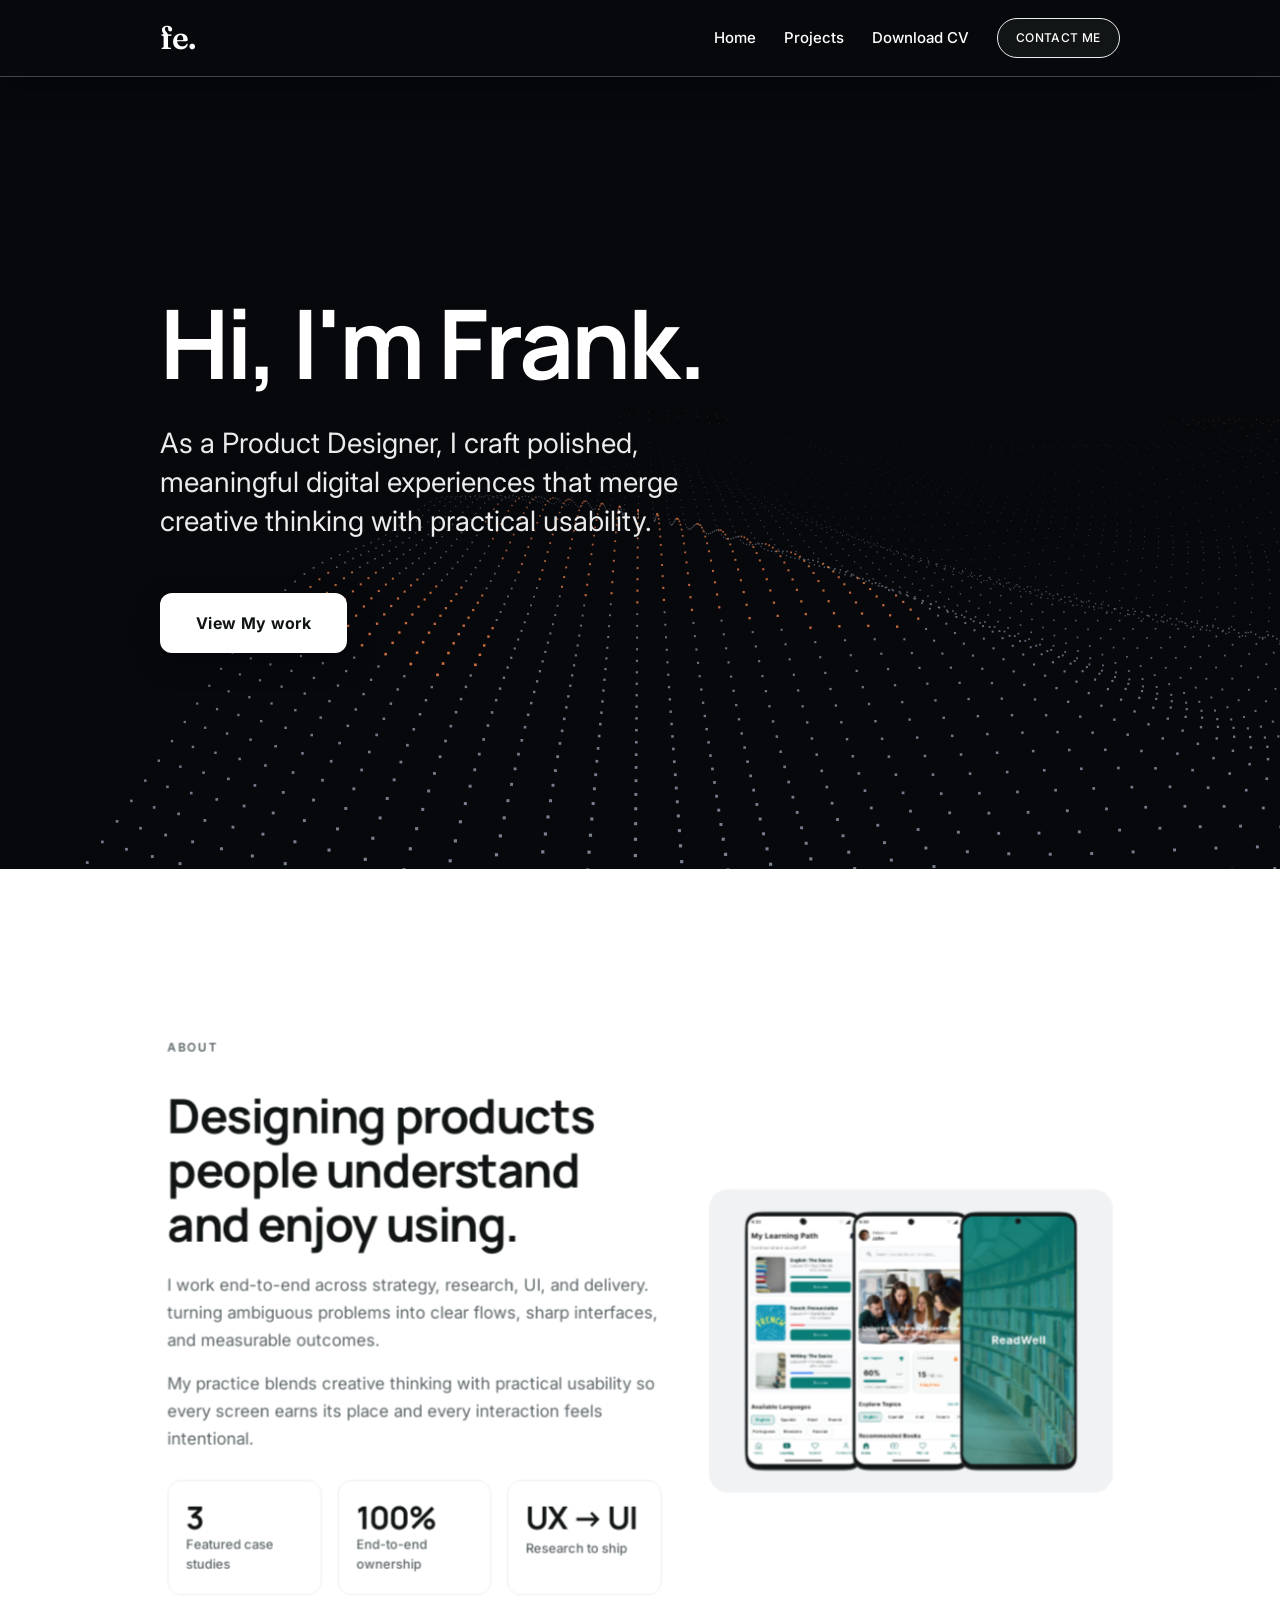
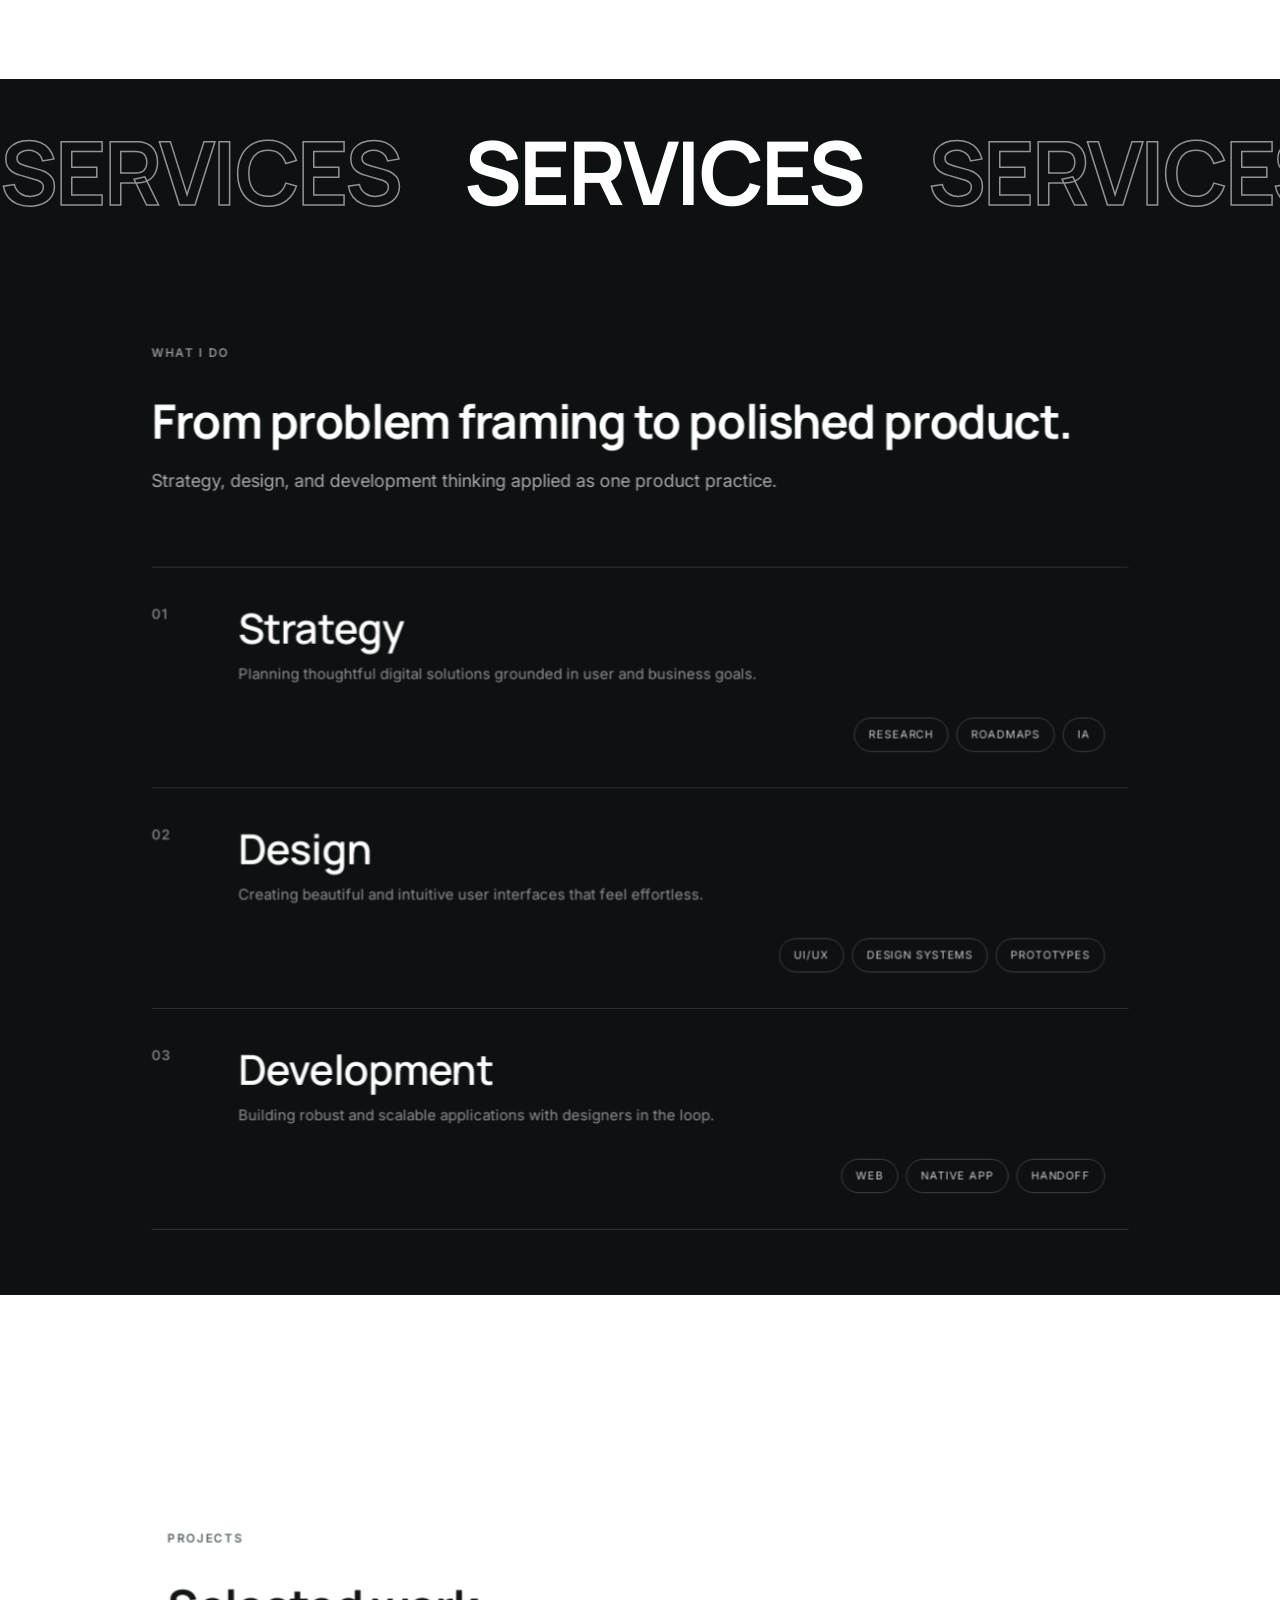
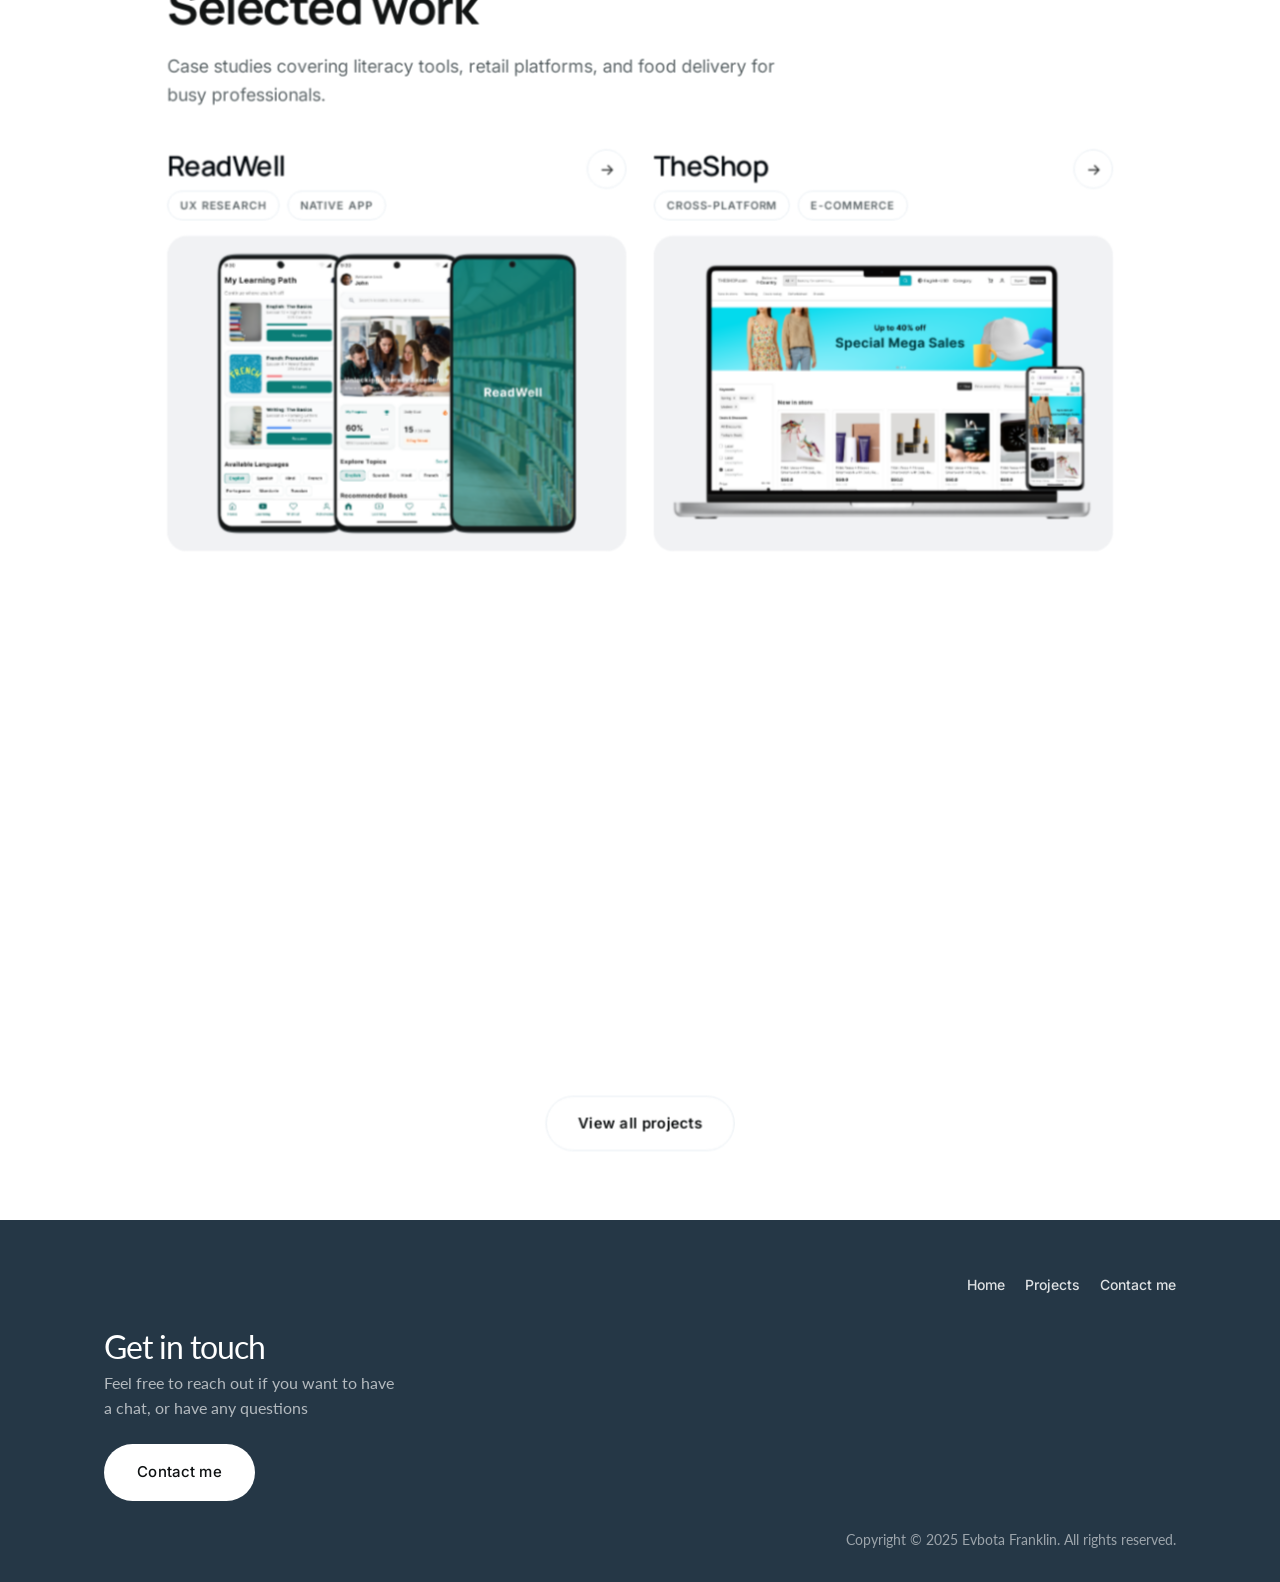
<file: index.html>
<!doctype html>
<html lang="en" style="color-scheme: dark">
  <head>
    <meta charset="utf-8" />
    <meta name="viewport" content="width=device-width, initial-scale=1" />
    <meta name="theme-color" content="#07080c" />
    <title>Frank Evbota · Product Designer</title>
    <meta
      name="description"
      content="Frank Evbota — Product Designer crafting polished, meaningful digital experiences."
    />
    <link rel="icon" href="assets/images/icons/favicon-light.svg" />
    <link rel="stylesheet" href="assets/css/bootstrap.min.css" />
    <link rel="stylesheet" href="assets/css/main.css" />
    <link rel="stylesheet" href="assets/css/brand.css" />
    <link rel="stylesheet" href="assets/css/page-transitions.css" />
    <script>document.documentElement.classList.add("fe-anim-ready");</script>
  </head>
  <body>
    <a class="fe-skip-link" href="#main-content">Skip to main content</a>
    <header class="fe-header fe-header--overlay">
      <div class="fe-header__inner">
        <a class="fe-logo" href="index.html">fe.</a>
        <button class="fe-burger" type="button" aria-label="Open menu" data-fe-menu>
          <span></span><span></span><span></span>
        </button>
        <nav class="fe-nav" data-fe-nav>
          <a class="is-active" href="index.html">Home</a>
          <a href="projects.html">Projects</a>
          <a href="https://rxresu.me/onefranc/franklin-evbota-ux-resume" target="_blank" rel="noopener noreferrer">Download CV</a>
          <a class="fe-nav__cta fe-nav__cta--secondary" href="contact-me.html">Contact me</a>
        </nav>
      </div>
    </header>

    <main>
      <section class="fe-hero fe-rhythm">
        <div class="fe-hero__bg">
          <canvas class="fe-wave-canvas" aria-hidden="true"></canvas>
        </div>
        <div class="fe-hero__content">
          <h1>Hi, I'm Frank.</h1>
          <p class="fe-hero__lead">
            As a Product Designer, I craft polished, meaningful digital
            experiences that merge creative thinking with practical usability.
          </p>
          <a class="fe-btn" href="projects.html">View My work</a>
        </div>
      </section>

      <section class="fe-section fe-rhythm fe-about-section" data-animate-premium="up" data-fe-nav-theme="light">
        <span class="fe-section__label">About</span>
        <div class="fe-about">
          <div class="fe-about__body" data-stagger="120">
            <h2 class="fe-section__title">
              Designing products people understand and enjoy using.
            </h2>
            <p>
              I work end-to-end across strategy, research, UI, and delivery.
              turning ambiguous problems into clear flows, sharp interfaces, and
              measurable outcomes.
            </p>
            <p>
              My practice blends creative thinking with practical usability so
              every screen earns its place and every interaction feels
              intentional.
            </p>
            <div class="fe-stat-row">
              <div class="fe-stat">
                <strong>3</strong>
                <span>Featured case studies</span>
              </div>
              <div class="fe-stat">
                <strong>100%</strong>
                <span>End-to-end ownership</span>
              </div>
              <div class="fe-stat">
                <strong>UX → UI</strong>
                <span>Research to ship</span>
              </div>
            </div>
          </div>
          <div class="fe-about__media" data-parallax="0.08">
            <img
              src="assets/images/about-thumb.png"
              alt="Product design work sample"
              width="3408"
              height="2430"
              loading="lazy"
            />
          </div>
        </div>
      </section>

      <div class="fe-motion-block" aria-hidden="true">
        <div class="fe-marquee" aria-hidden="true">
          <div class="fe-marquee__track">
            <span>Services</span><span>Services</span><span>Services</span
            ><span>Services</span><span>Services</span><span>Services</span>
            <span>Services</span><span>Services</span><span>Services</span
            ><span>Services</span><span>Services</span><span>Services</span>
          </div>
        </div>
        <section class="fe-services" data-animate-premium="up">
          <div class="fe-section" style="padding-bottom: 32px">
            <span class="fe-section__label">What I do</span>
            <h2 class="fe-section__title">From problem framing to polished product.</h2>
            <p class="fe-section__lead">
              Strategy, design, and development thinking applied as one product practice.
            </p>
          </div>
          <div class="fe-services__list" data-stagger="120">
            <div class="fe-service" data-animate="right">
              <span class="fe-service__num">01</span>
              <div>
                <h3>Strategy</h3>
                <p>Planning thoughtful digital solutions grounded in user and business goals.</p>
              </div>
              <div class="fe-service__tags">
                <span>Research</span><span>Roadmaps</span><span>IA</span>
              </div>
            </div>
            <div class="fe-service" data-animate="right">
              <span class="fe-service__num">02</span>
              <div>
                <h3>Design</h3>
                <p>Creating beautiful and intuitive user interfaces that feel effortless.</p>
              </div>
              <div class="fe-service__tags">
                <span>UI/UX</span><span>Design systems</span><span>Prototypes</span>
              </div>
            </div>
            <div class="fe-service" data-animate="right">
              <span class="fe-service__num">03</span>
              <div>
                <h3>Development</h3>
                <p>Building robust and scalable applications with designers in the loop.</p>
              </div>
              <div class="fe-service__tags">
                <span>Web</span><span>Native app</span><span>Handoff</span>
              </div>
            </div>
          </div>
        </section>
      </div>

      <section class="fe-section fe-rhythm" data-animate-premium="up" data-fe-nav-theme="light">
        <span class="fe-section__label">Projects</span>
        <h2 class="fe-section__title">Selected work</h2>
        <p class="fe-section__lead">
          Case studies covering literacy tools, retail platforms, and food
          delivery for busy professionals.
        </p>
        <div class="fe-projects-grid fe-projects-grid--home" data-stagger="100">
          <a class="fe-project" data-animate="up" href="case-study-readwell.html">
            <div class="fe-project__meta">
              <div>
                <h3>ReadWell</h3>
                <div class="fe-project__tags"><span>UX Research</span><span>Native App</span></div>
              </div>
              <span class="fe-project__arrow" aria-hidden="true">→</span>
            </div>
            <div class="fe-project__media">
              <img src="assets/images/projects/readwell-thumb.png" alt="ReadWell case study" width="3408" height="2430" loading="lazy" />
            </div>
            <p class="fe-project__desc">
              The READ WELL tool is designed to help adults learn how to read for
              the first time.
            </p>
          </a>
          <a class="fe-project" data-animate="up" href="case-study-theshop.html">
            <div class="fe-project__meta">
              <div>
                <h3>TheShop</h3>
                <div class="fe-project__tags"><span>Cross-platform</span><span>E-commerce</span></div>
              </div>
              <span class="fe-project__arrow" aria-hidden="true">→</span>
            </div>
            <div class="fe-project__media">
              <img src="assets/images/projects/theshop-thumb.png" alt="TheShop case study" width="3408" height="1980" loading="lazy" />
            </div>
            <p class="fe-project__desc">
              An online retail platform that offers a diverse array of products
              across various categories.
            </p>
          </a>
          <a class="fe-project" data-animate="up" href="case-study-mexieats.html">
            <div class="fe-project__meta">
              <div>
                <h3>MexiEats</h3>
                <div class="fe-project__tags"><span>Native App</span><span>Delivery</span></div>
              </div>
              <span class="fe-project__arrow" aria-hidden="true">→</span>
            </div>
            <div class="fe-project__media">
              <img src="assets/images/projects/mexieats-thumb.png" alt="MexiEats case study" width="3408" height="2286" loading="lazy" />
            </div>
            <p class="fe-project__desc">
              A Mexican food ordering and delivery app for busy professionals to
              stay healthy and strong all day.
            </p>
          </a>
          <div class="fe-projects-cta" style="grid-column: 1 / -1">
            <a class="fe-btn" href="projects.html" style="border-radius:999px;">View all projects</a>
          </div>
        </div>
      </section>

    </main>

    <footer class="fe-footer" id="main-content">
      <div class="fe-footer__inner">
        <nav class="fe-footer__nav" aria-label="Footer">
          <a href="index.html">Home</a>
          <a href="projects.html">Projects</a>
          <a href="contact-me.html">Contact me</a>
        </nav>
        <div class="fe-footer__cta">
          <h2>Get in touch</h2>
          <p>Feel free to reach out if you want to have a chat, or have any questions</p>
          <a class="fe-btn" href="contact-me.html">Contact me</a>
        </div>
        <div class="fe-footer__legal">
          <span>Copyright © 2025 Evbota Franklin. All rights reserved.</span>
        </div>
      </div>
    </footer>
    <script src="assets/js/scroll-animations.js"></script>
    <script src="assets/js/page-transitions.js"></script>
    <script src="assets/js/gsap/gsap.js"></script>
    <script src="assets/js/gsap/gsap-scroll-trigger.js"></script>
    <script src="assets/js/hero-premium.js"></script>
    <script>
      /* Hero wave mesh — canvas dot field rolling like a slow sea.
         Port of the React WaveMesh visual, vanilla JS (no build step).
         Colors: base #07080c, dots #8f97a8, accent #ff8a4c.
         Pointer lifts a soft hill; click throws an outward ring.
         Honors prefers-reduced-motion. */
      (function () {
        if (window.matchMedia('(prefers-reduced-motion: reduce)').matches) {
          return;
        }
        var host = document.querySelector('.fe-hero__bg');
        if (!host) {
          return;
        }
        var canvas = document.createElement('canvas');
        canvas.setAttribute('aria-hidden', 'true');
        canvas.style.cssText =
          'position:absolute;inset:0;width:100%;height:100%;display:block';
        host.prepend(canvas);
        var ctx = canvas.getContext('2d');
        if (!ctx) {
          return;
        }

        var CAM = 0.62;
        var NEAR = 0.35,
          FAR = 3.4;
        var DOT_RGB = '143,151,168'; // #8f97a8
        var ACCENT_RGB = '255,138,76'; // #ff8a4c

        var W = 0,
          H = 0,
          cols = 0,
          rows = 0,
          f = 0,
          hz = 0;
        var raf = 0,
          visible = true,
          last = 0;
        var t0 = performance.now();
        var ptr = { x: 0, z: 1.4, s: 0, tx: 0, tz: 1.4, ts: 0 };
        var rings = [];

        function resize() {
          var w = host.clientWidth,
            h = host.clientHeight;
          if (w === W && h === H) {
            return;
          }
          W = w;
          H = h;
          var dpr = Math.min(window.devicePixelRatio || 1, 2);
          canvas.width = Math.round(W * dpr);
          canvas.height = Math.round(H * dpr);
          ctx.setTransform(dpr, 0, 0, dpr, 0, 0);
          f = Math.max(W, H * 1.2) * 0.55;
          hz = H * 0.3;
          cols = Math.round(Math.min(150, Math.max(56, W / 9)));
          rows = Math.round(Math.min(90, Math.max(48, H / 9.5)));
        }

        function half() {
          return (W / 2 / f) * FAR * 1.05;
        }

        function height(x, z, t) {
          var y =
            0.085 * Math.sin(x * 2.2 + t * 0.7) +
            0.07 * Math.sin(z * 2.9 - t * 0.9 + x * 0.8) +
            0.03 * Math.sin((x + z) * 6.1 + t * 1.6);
          if (ptr.s > 0.01) {
            var d2 = (x - ptr.x) * (x - ptr.x) + (z - ptr.z) * (z - ptr.z);
            y += 0.24 * ptr.s * Math.exp(-d2 / 0.07);
          }
          for (var r = 0; r < rings.length; r++) {
            var ring = rings[r];
            var age = t - ring.t;
            var d = Math.hypot(x - ring.x, z - ring.z);
            var front = age * 1.15;
            y +=
              0.2 *
              Math.exp(-((d - front) * (d - front)) / 0.014) *
              Math.exp(-age * 0.75);
          }
          return y;
        }

        function frame(t) {
          ctx.clearRect(0, 0, W, H);
          ptr.x += (ptr.tx - ptr.x) * 0.1;
          ptr.z += (ptr.tz - ptr.z) * 0.1;
          ptr.s += (ptr.ts - ptr.s) * 0.06;
          while (rings.length && t - rings[0].t > 5) {
            rings.shift();
          }
          var hw = half();
          var hot = [];
          for (var j = 0; j < rows; j++) {
            var z = FAR * Math.pow(NEAR / FAR, j / (rows - 1));
            var fog = Math.pow(1 - (z - NEAR) / (FAR - NEAR), 1.25);
            var size = Math.max(0.8, Math.min(3.2, 2.3 / z));
            ctx.fillStyle =
              'rgba(' +
              DOT_RGB +
              ',' +
              (0.12 + fog * 0.85).toFixed(3) +
              ')';
            for (var i = 0; i < cols; i++) {
              // Bias the field right so waves concentrate ~80% on the right side,
              // keeping the left side (hero text / CTA) clear and readable.
              var x = -hw + (i / (cols - 1)) * hw * 2 + hw * 0.8;
              var y = height(x, z, t);
              var sx = W / 2 + (x / z) * f;
              if (sx < -4 || sx > W + 4) {
                continue;
              }
              var sy = hz + ((CAM - y) / z) * f;
              if (y > 0.12) {
                hot.push(sx, sy, size, fog);
                continue;
              }
              ctx.fillRect(sx - size / 2, sy - size / 2, size, size);
            }
          }
          for (var k = 0; k < hot.length; k += 4) {
            var sx = hot[k];
            var sy = hot[k + 1];
            var size = hot[k + 2];
            var fog = hot[k + 3];
            ctx.fillStyle =
              'rgba(' +
              ACCENT_RGB +
              ',' +
              (0.2 + fog * 0.8).toFixed(3) +
              ')';
            var s = size * 1.15;
            ctx.fillRect(sx - s / 2, sy - s / 2, s, s);
          }
        }

        var now = function () {
          return (performance.now() - t0) / 1000;
        };
        var coarse =
          !window.matchMedia('(hover: hover) and (pointer: fine)').matches;

        function loop(ms) {
          if (!visible || document.hidden) {
            raf = 0;
            return;
          }
          raf = requestAnimationFrame(loop);
          if (coarse && ms - last < 30) {
            return;
          }
          last = ms;
          resize();
          frame(now());
        }

        function wake() {
          if (raf || !visible || document.hidden) {
            return;
          }
          raf = requestAnimationFrame(loop);
        }

        function ground(e) {
          var r = host.getBoundingClientRect();
          var sx = e.clientX - r.left;
          var sy = e.clientY - r.top;
          if (
            sx < 0 ||
            sy < 0 ||
            sx > r.width ||
            sy > r.height ||
            sy <= hz + 4
          ) {
            return null;
          }
          var z = Math.min(FAR, Math.max(NEAR, (CAM * f) / (sy - hz)));
          return { x: ((sx - W / 2) * z) / f, z: z };
        }

        function onMove(e) {
          var g = ground(e);
          if (g) {
            ptr.tx = g.x;
            ptr.tz = g.z;
            if (ptr.s < 0.05) {
              ptr.x = g.x;
              ptr.z = g.z;
            }
          }
          ptr.ts = g ? 1 : 0;
        }

        function onDown(e) {
          var g = ground(e);
          if (g) {
            rings.push({ x: g.x, z: g.z, t: now() });
          }
        }

        resize();
        frame(3);
        var io = new IntersectionObserver(function (entries) {
          visible = entries[0].isIntersecting;
          wake();
        });
        io.observe(host);
        var ro = new ResizeObserver(function () {
          resize();
          frame(3);
        });
        ro.observe(host);
        document.addEventListener('visibilitychange', wake);
        if (!coarse) {
          window.addEventListener('pointermove', onMove, { passive: true });
        }
        window.addEventListener('pointerdown', onDown, { passive: true });
        return function () {
          cancelAnimationFrame(raf);
          raf = 0;
          io.disconnect();
          ro.disconnect();
          document.removeEventListener('visibilitychange', wake);
          if (!coarse) {
            window.removeEventListener('pointermove', onMove);
          }
          window.removeEventListener('pointerdown', onDown);
          canvas.remove();
        };
      })();
    </script>
  </body>
</html>
</file>
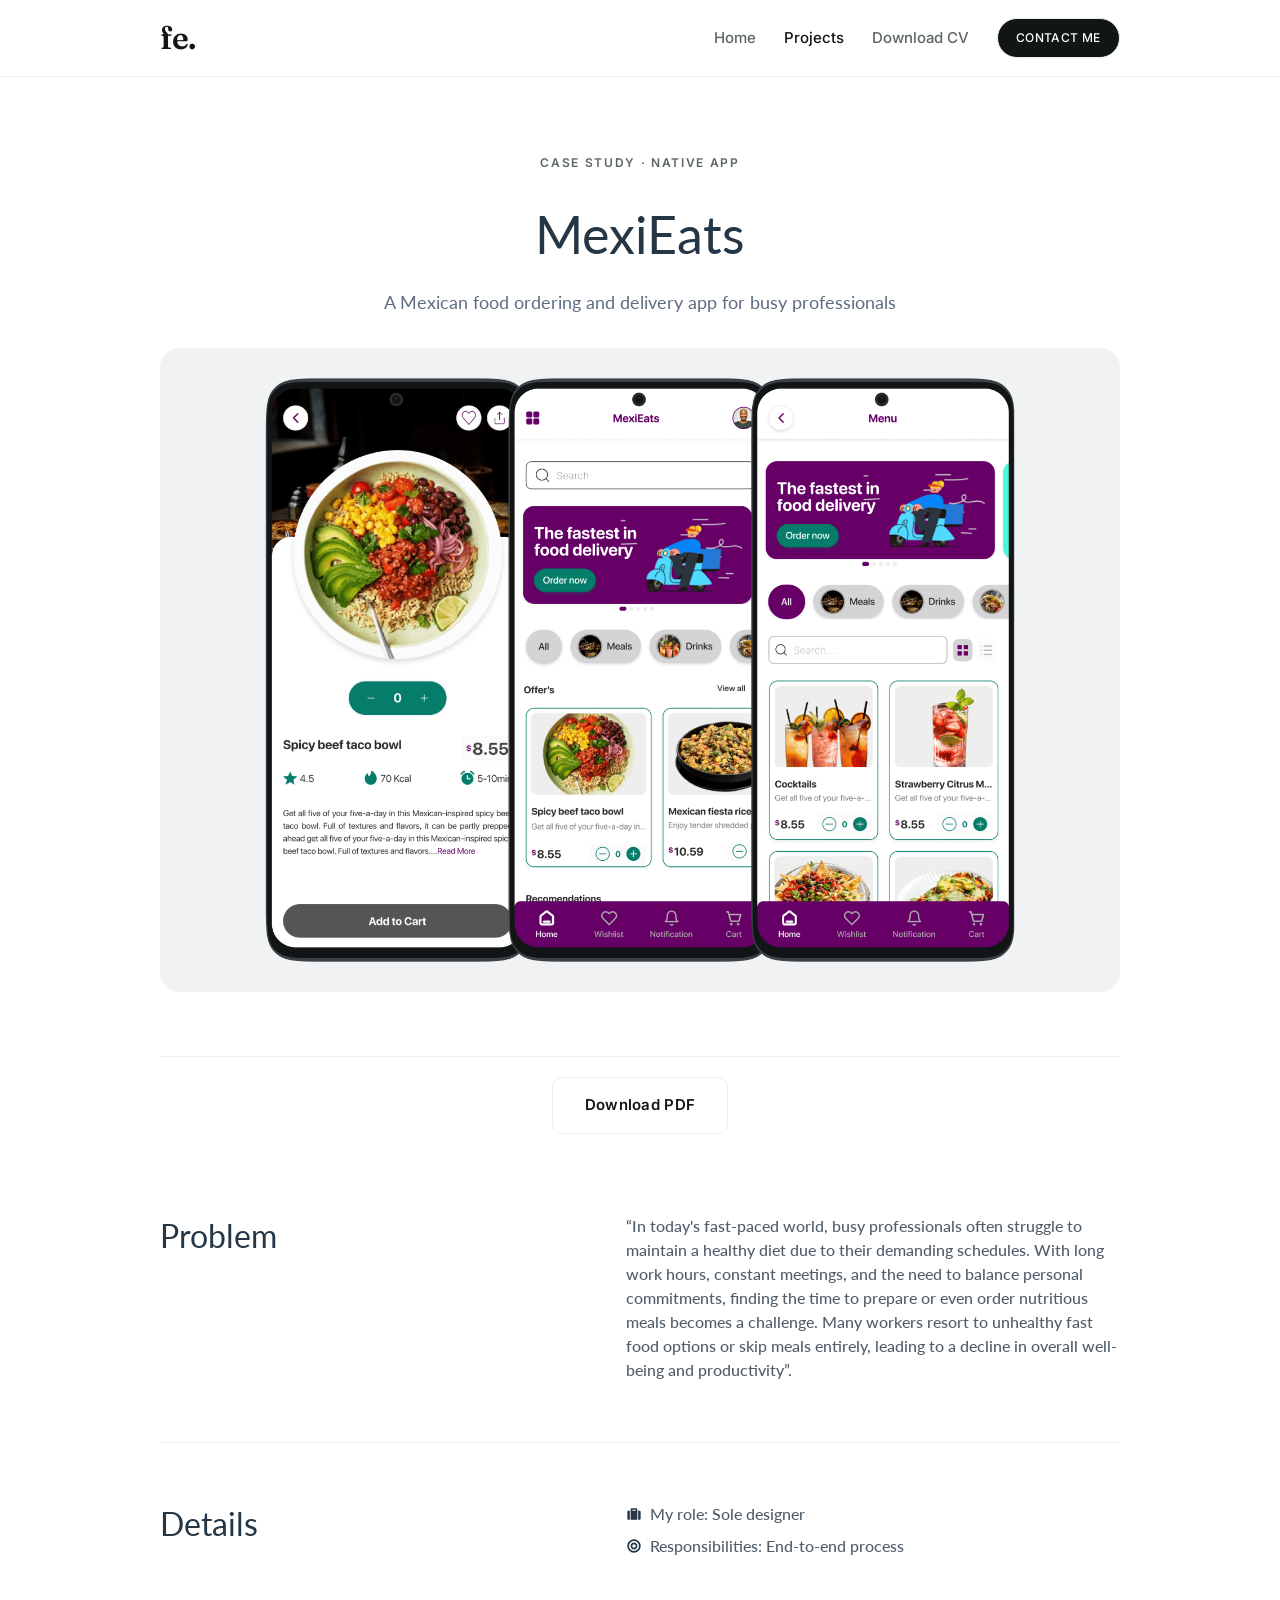
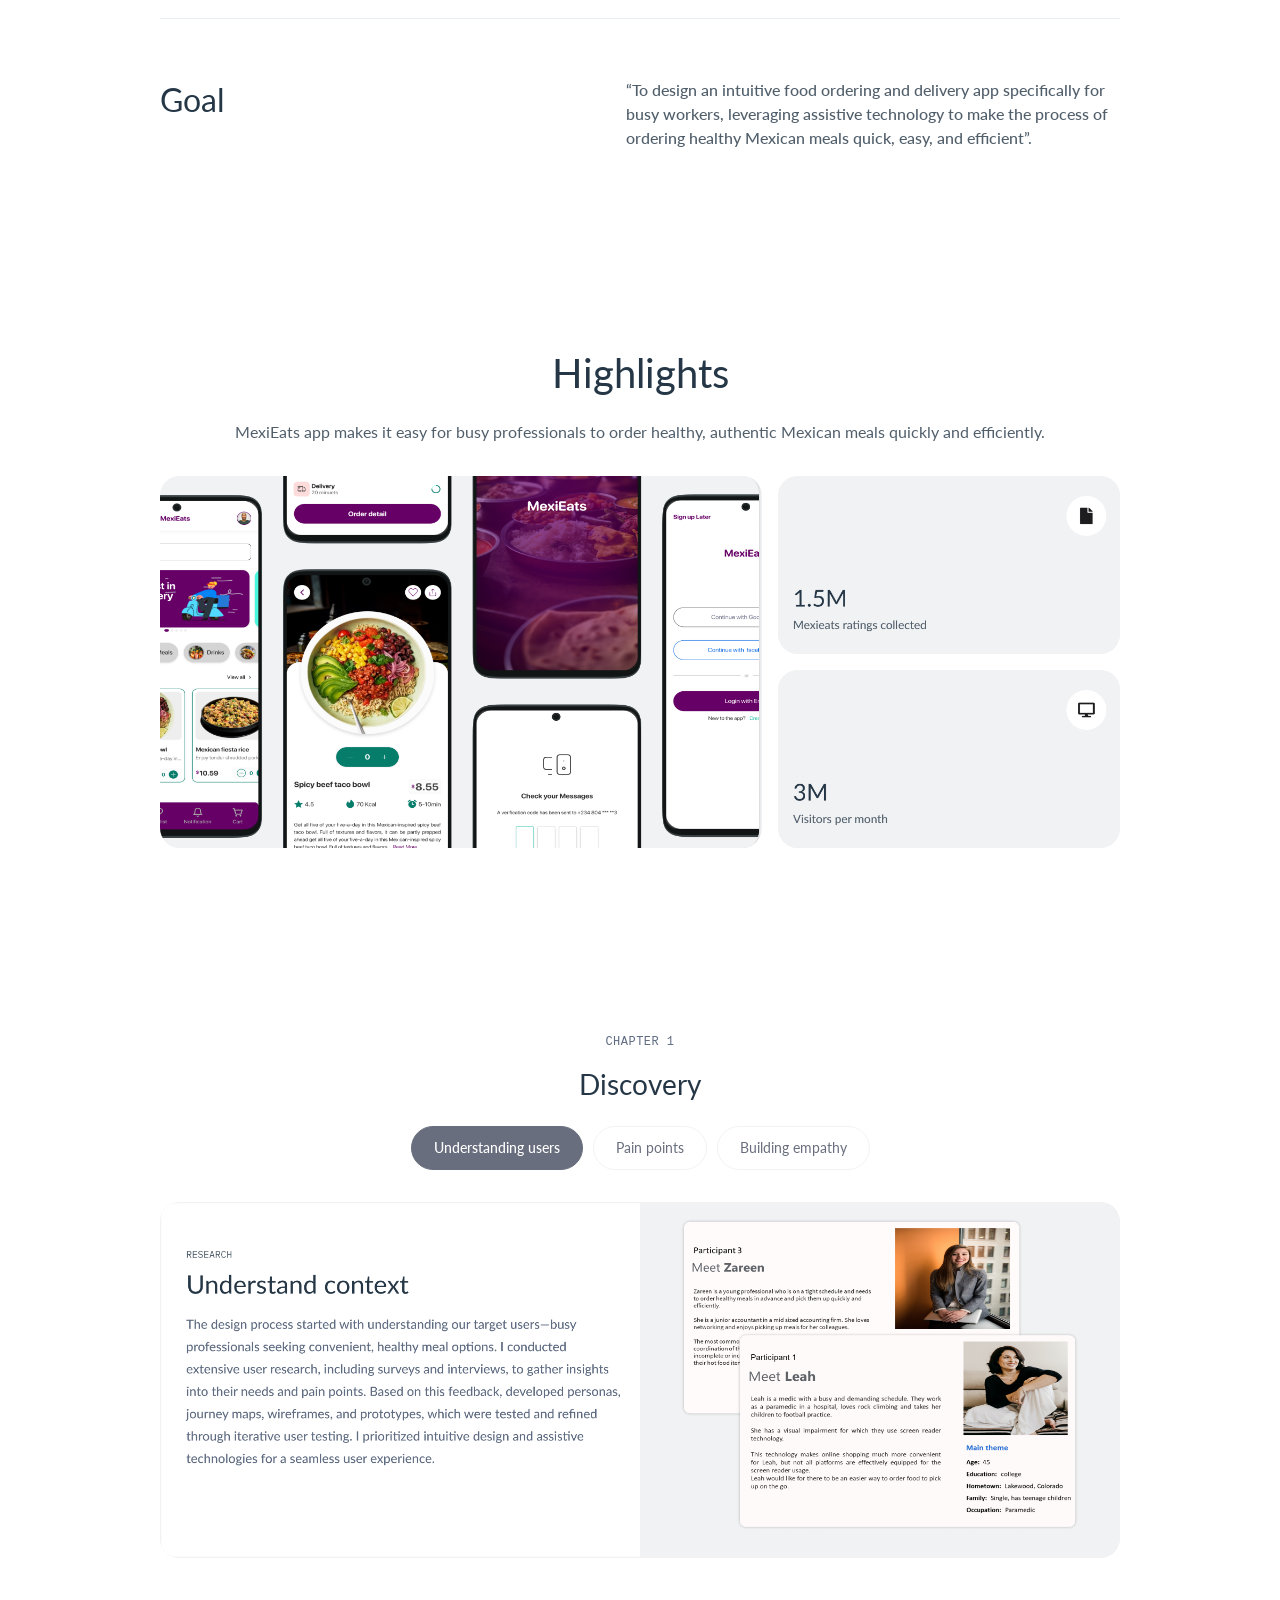
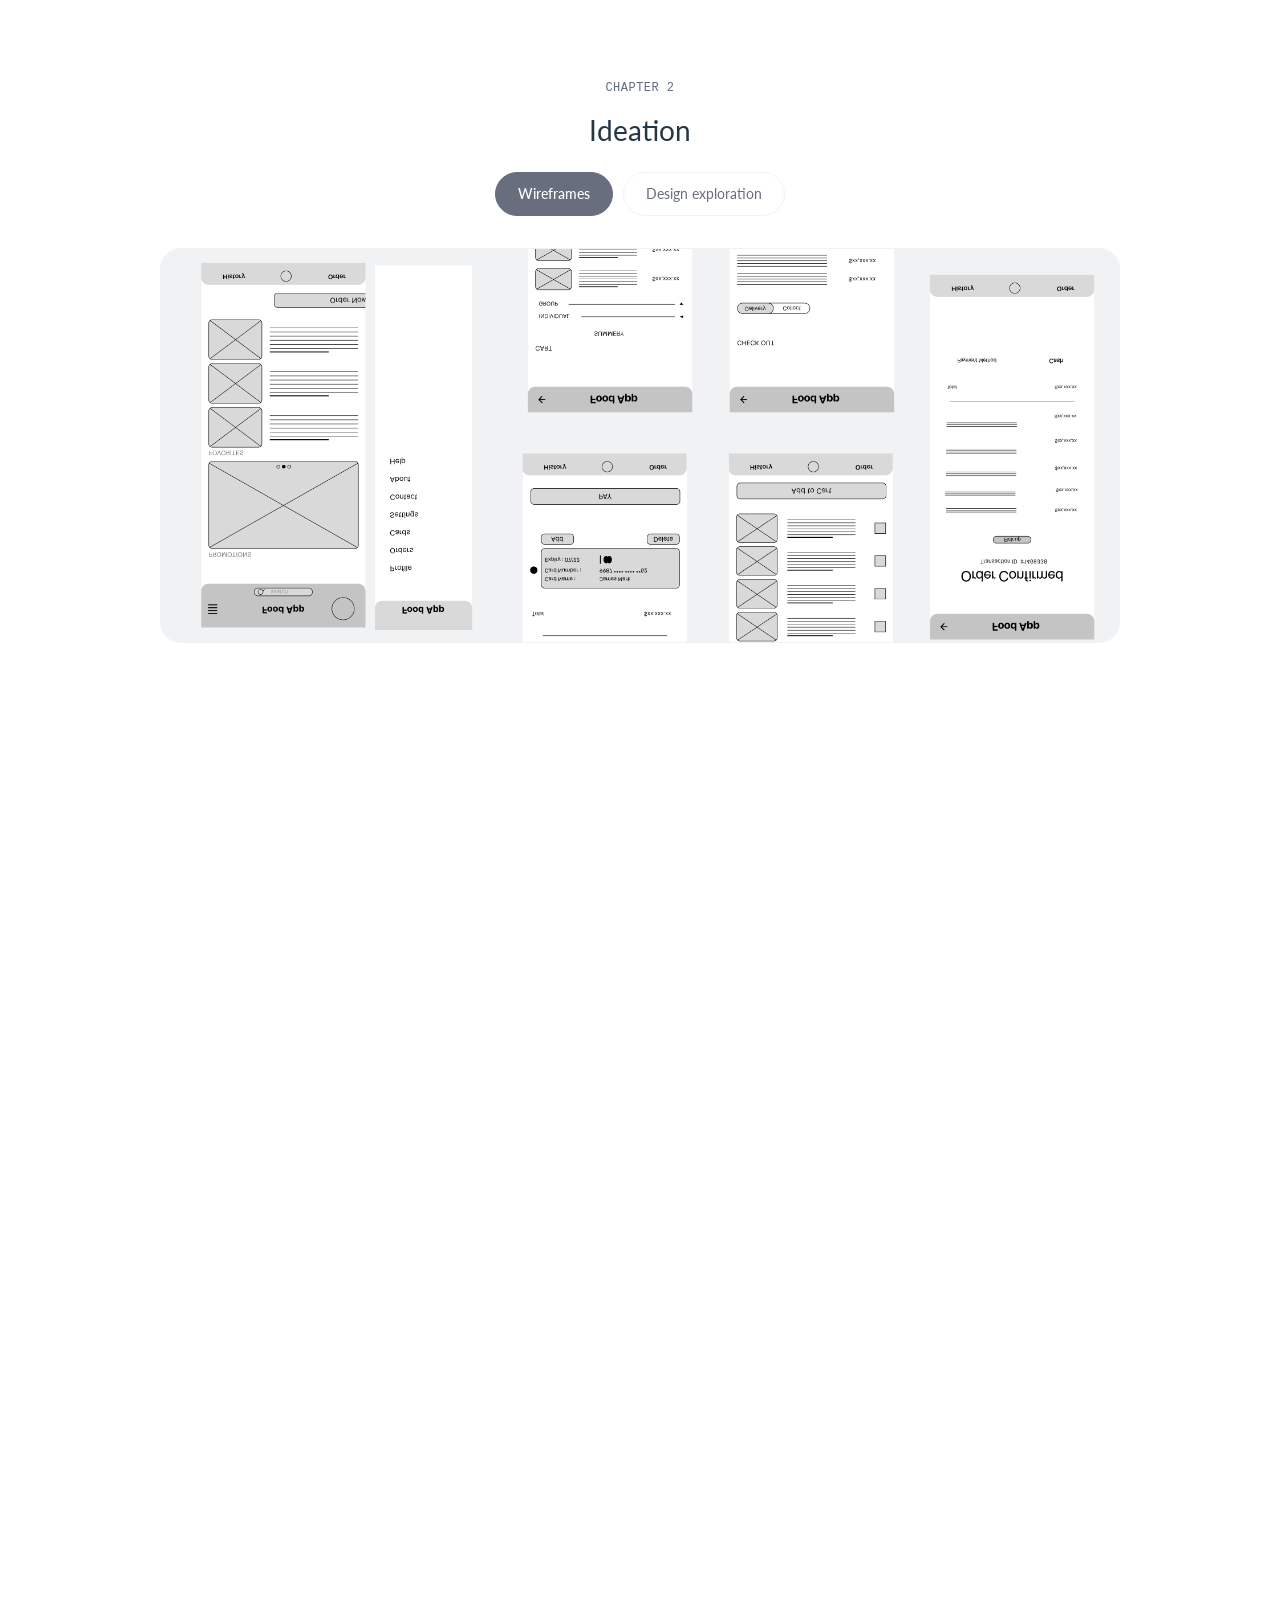
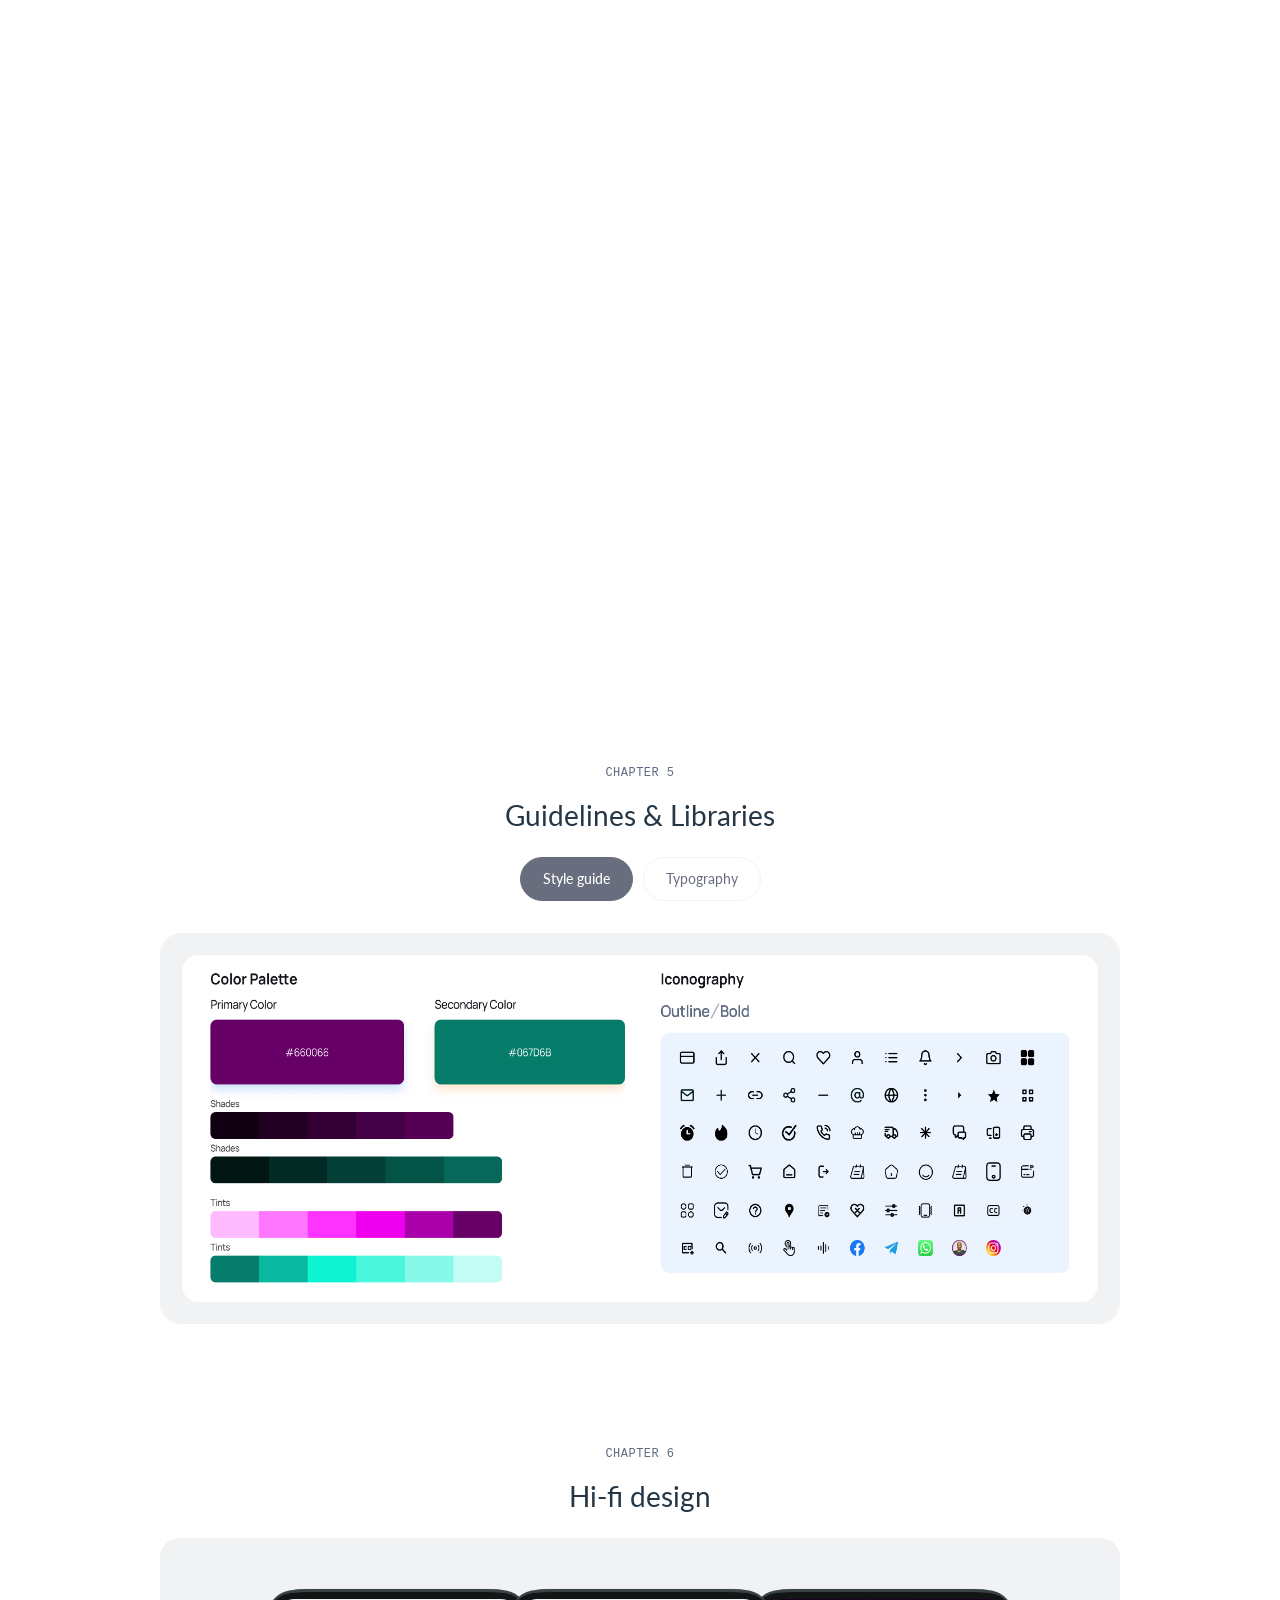
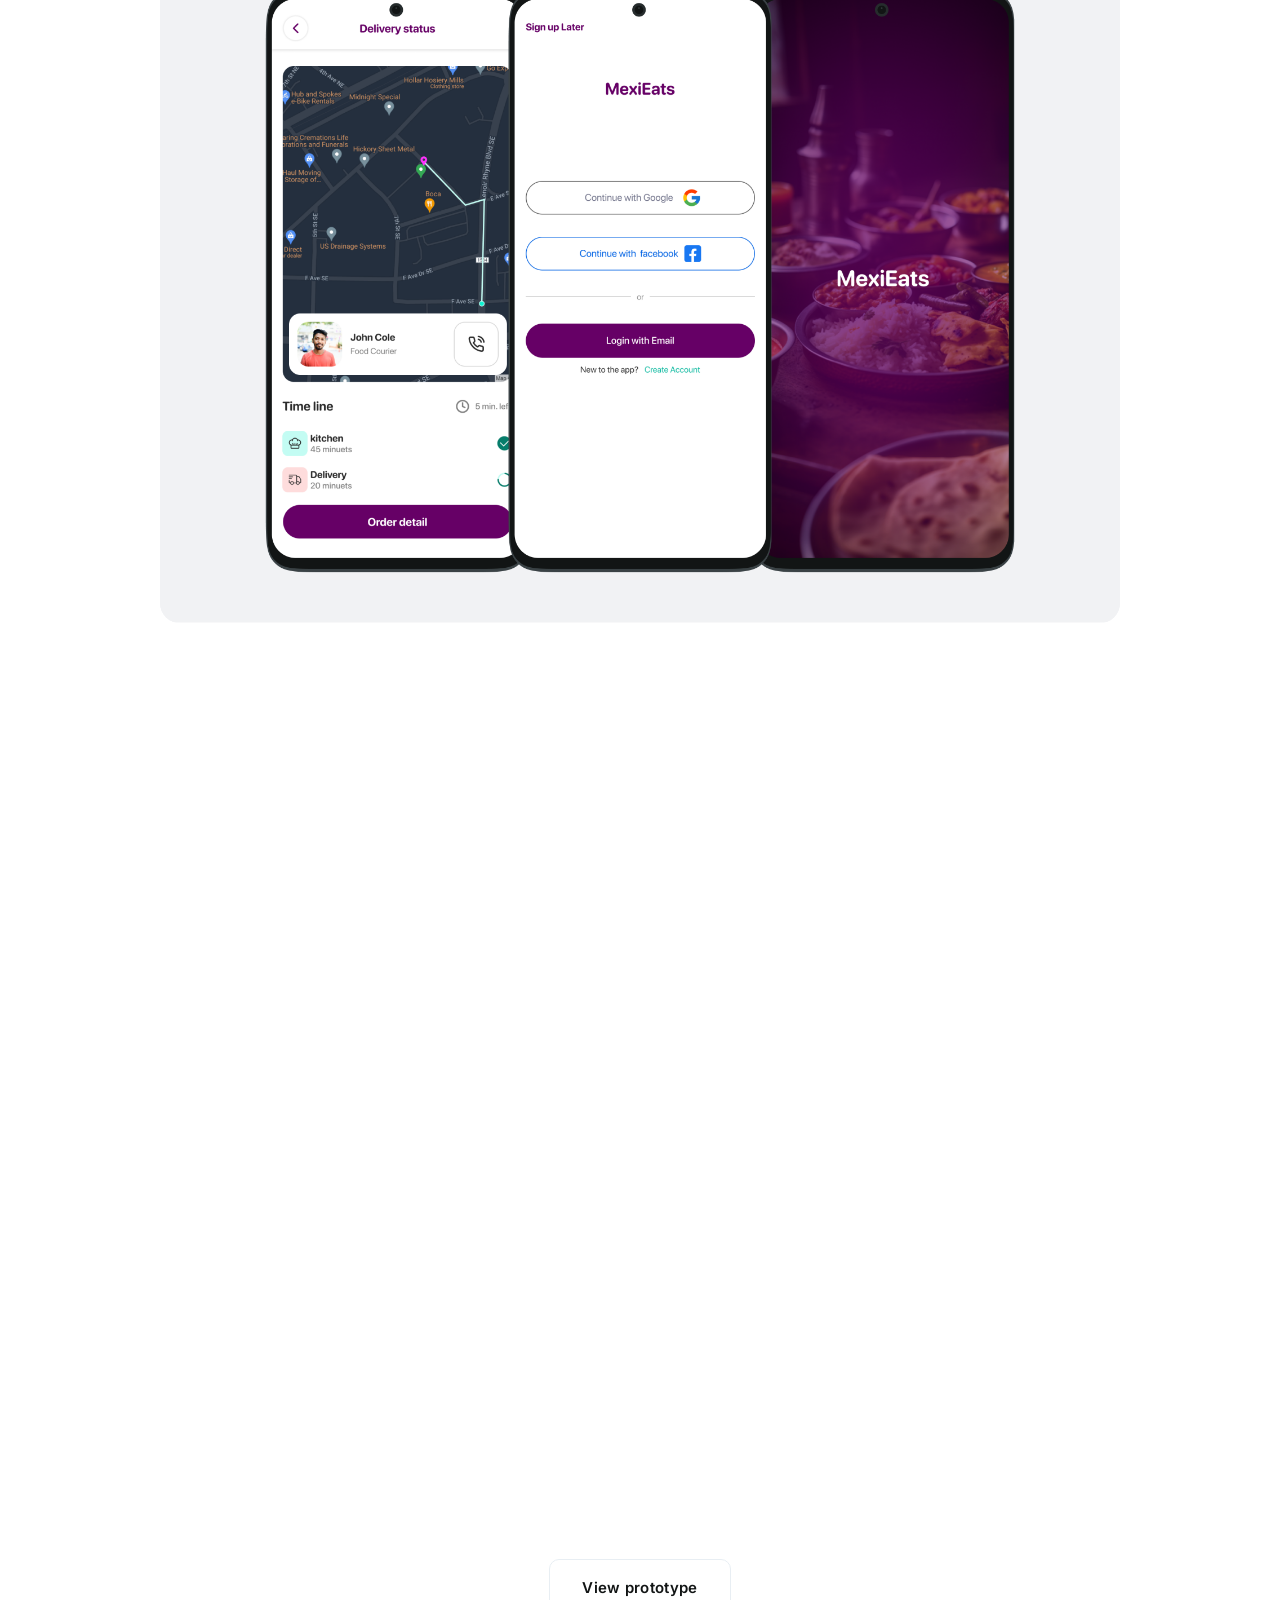
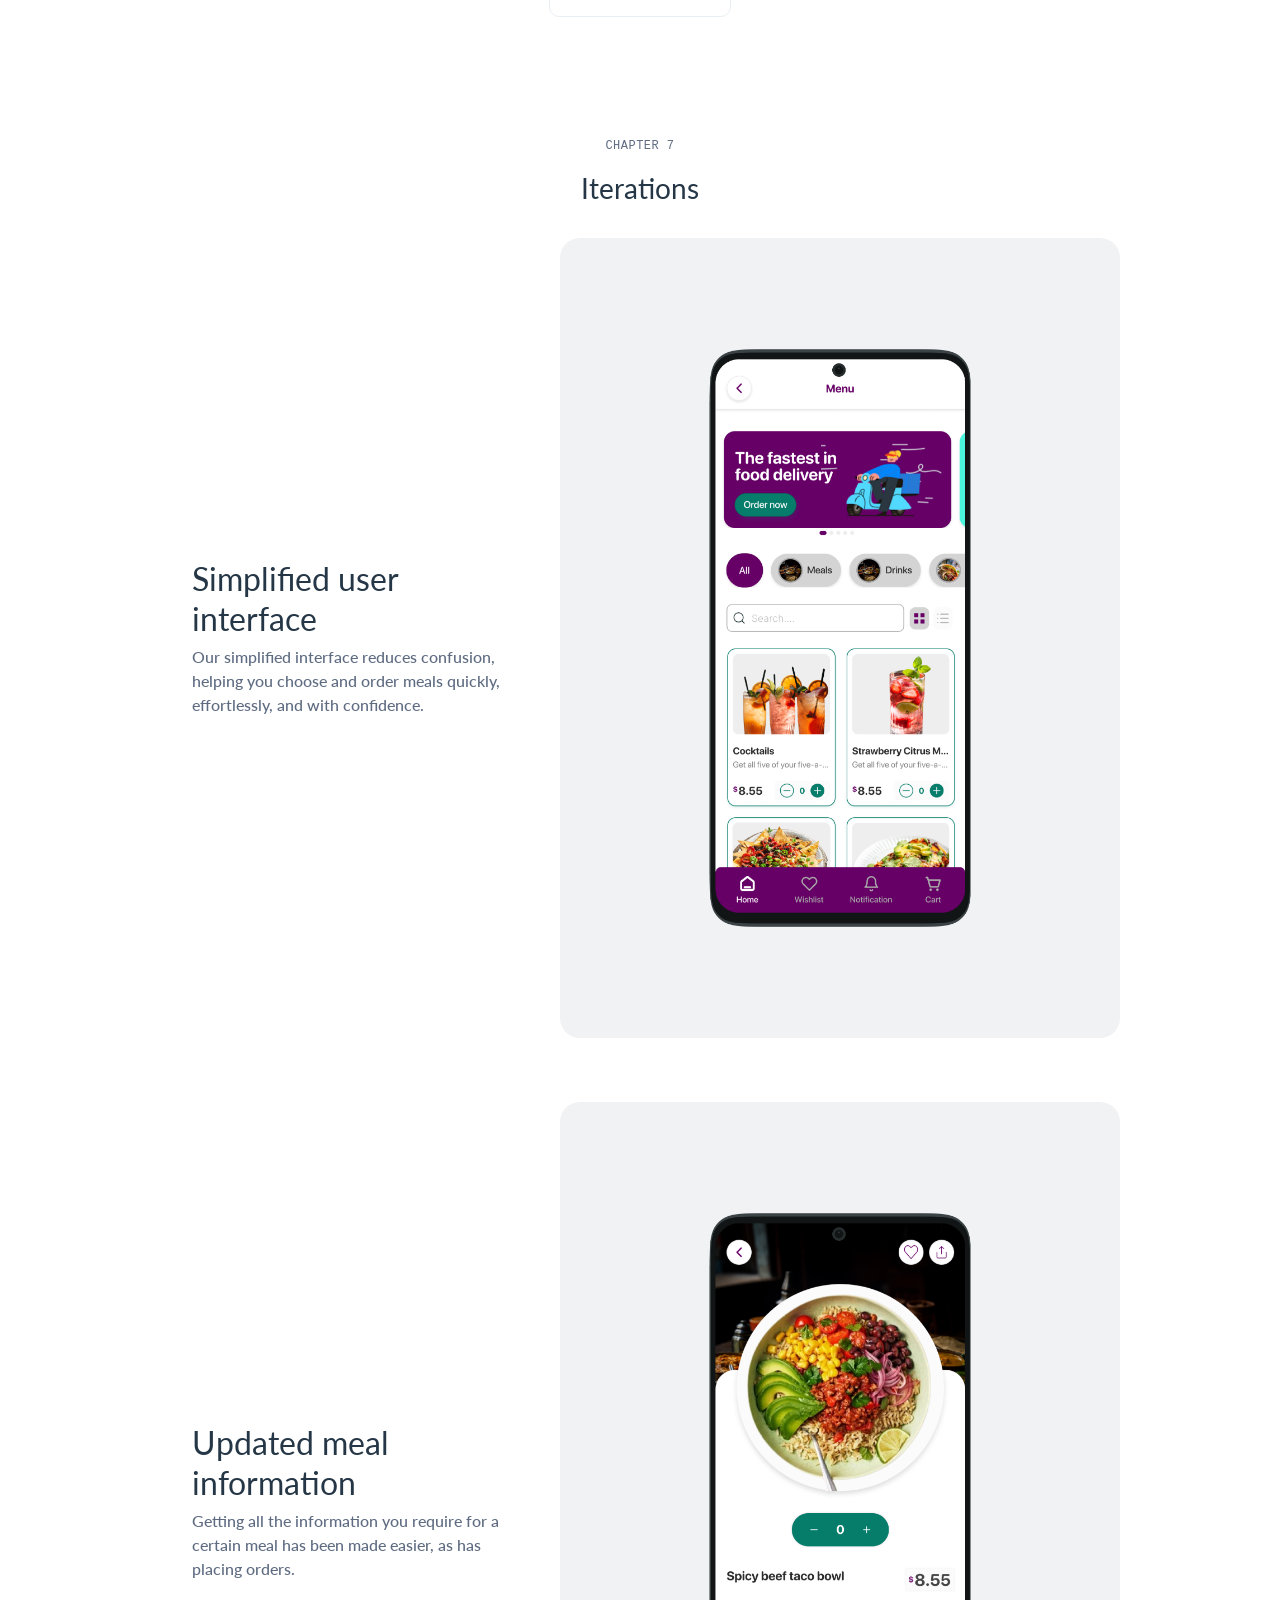
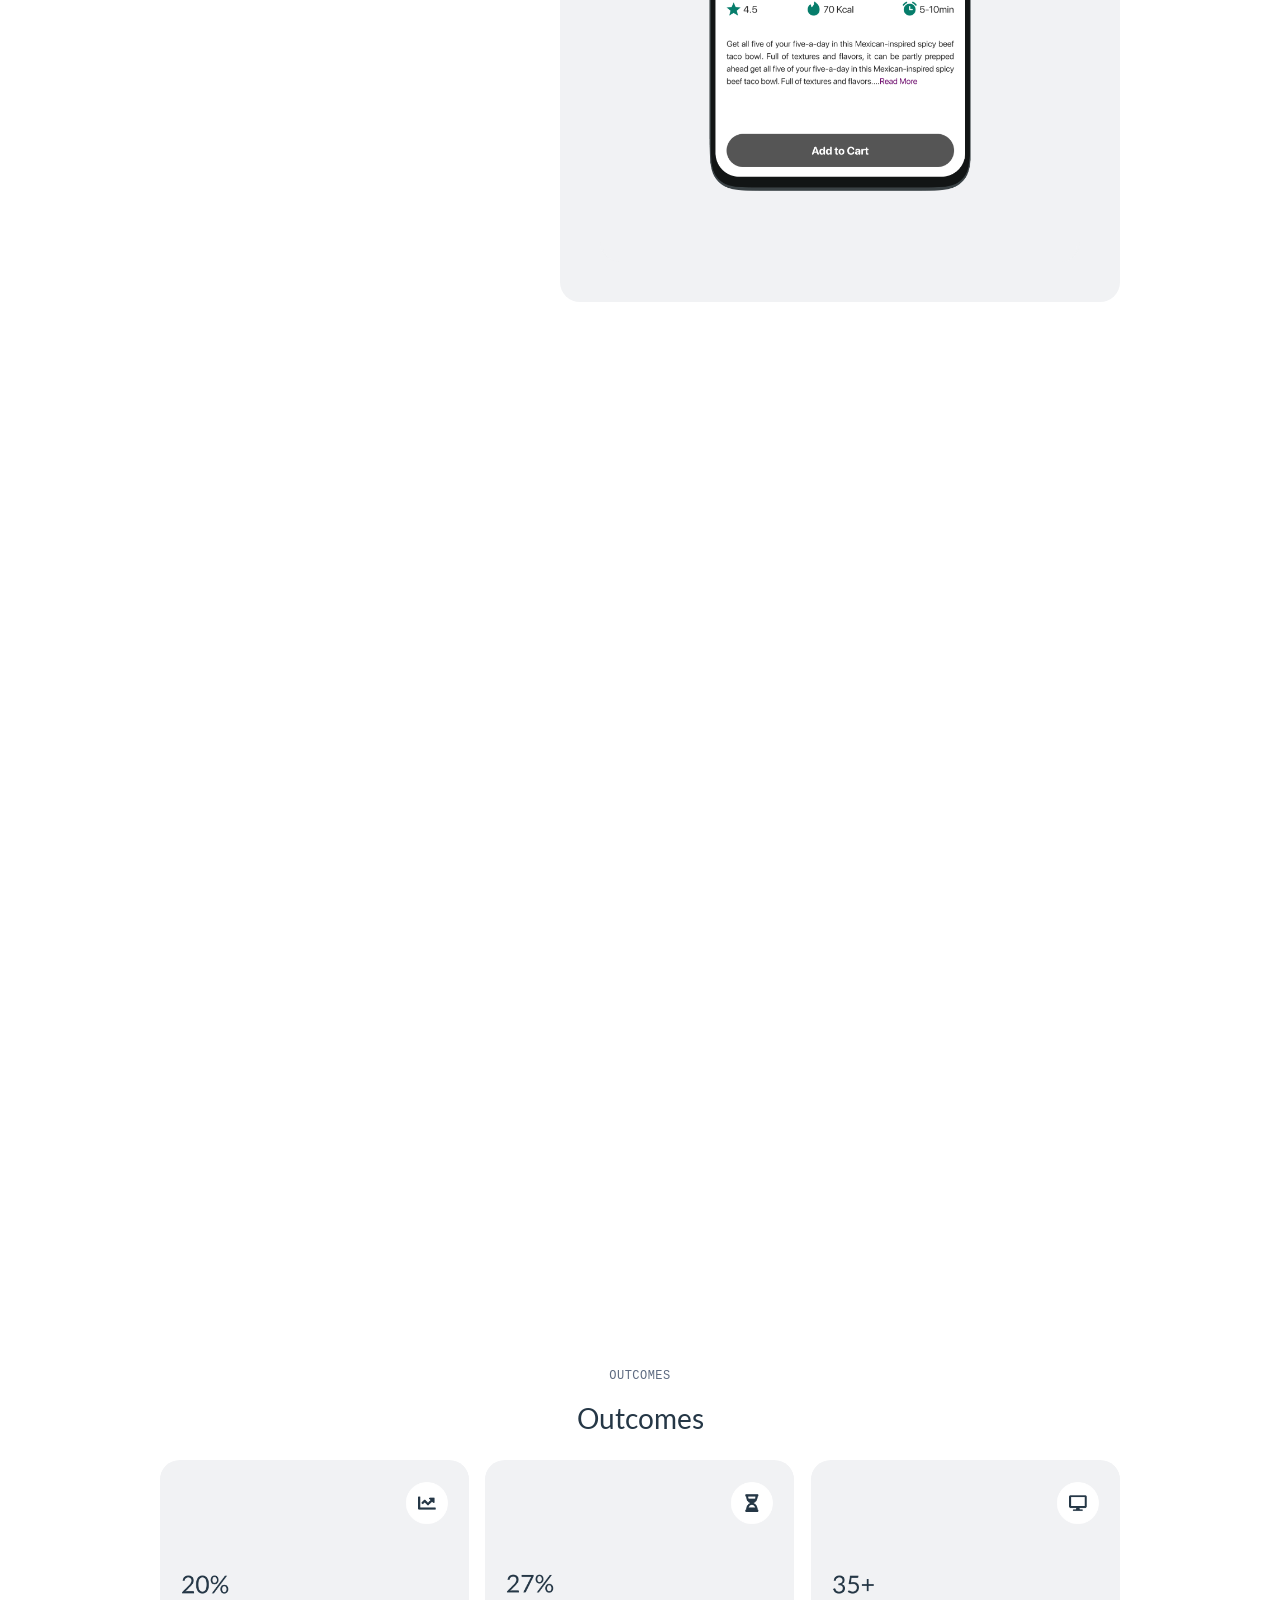
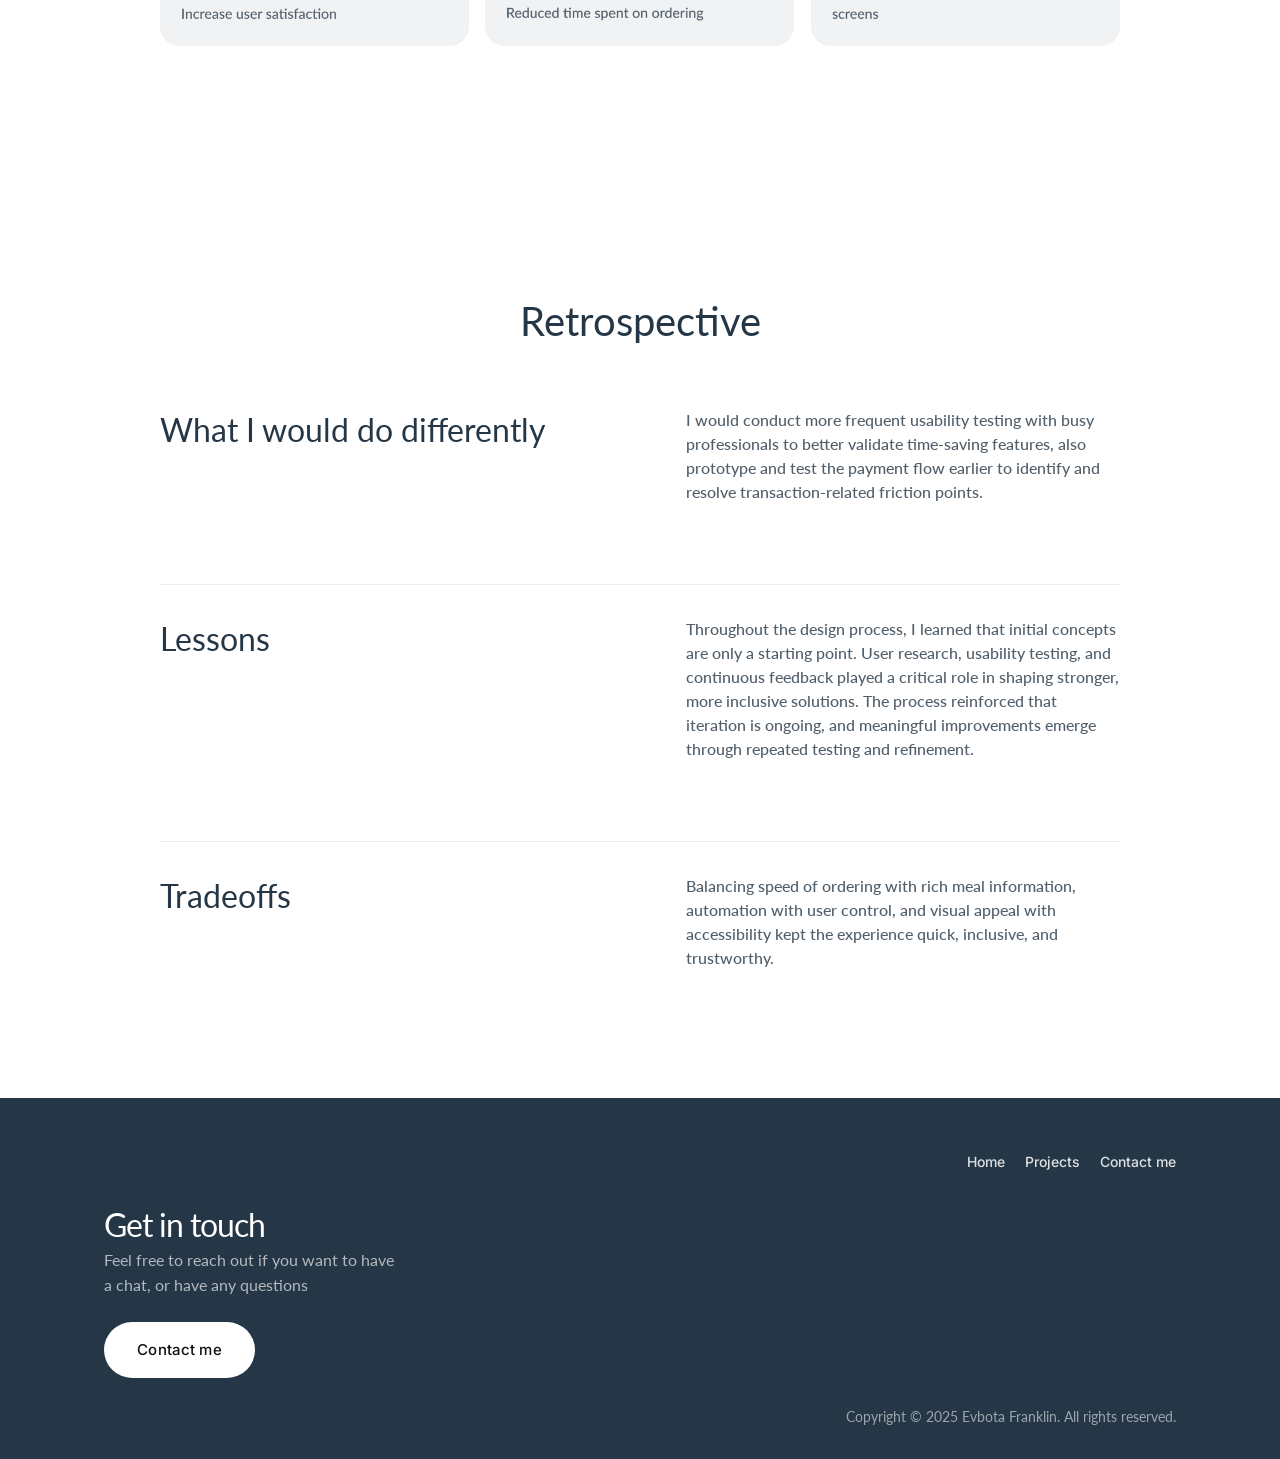
<file: case-study-mexieats.html>
<!doctype html>
<html lang="en">
  <head>
    <meta charset="utf-8" />
    <meta name="viewport" content="width=device-width, initial-scale=1" />
    <title>MexiEats — Case study · Frank Evbota</title>
    <meta
      name="description"
      content="MexiEats case study — a Mexican food ordering and delivery app for busy professionals."
    />
    <link rel="icon" href="assets/images/icons/favicon-light.svg" />
    <link rel="stylesheet" href="assets/css/bootstrap.min.css" />
    <link rel="stylesheet" href="assets/css/main.css" />
    <link rel="stylesheet" href="assets/css/brand.css" />
    <link rel="stylesheet" href="assets/css/page-transitions.css" />
    <link rel="stylesheet" href="assets/css/discovery-tabs.css" />
    <script>document.documentElement.classList.add("fe-anim-ready");</script>
  </head>
  <body>
    <header class="fe-header">
      <div class="fe-header__inner">
        <a class="fe-logo" href="index.html">fe.</a>
        <button class="fe-burger" type="button" aria-label="Open menu" data-fe-menu>
          <span></span><span></span><span></span>
        </button>
        <nav class="fe-nav" data-fe-nav>
          <a href="index.html">Home</a>
          <a class="is-active" href="projects.html">Projects</a>
          <a href="https://rxresu.me/onefranc/franklin-evbota-ux-resume" target="_blank" rel="noopener noreferrer">Download CV</a>
          <a class="fe-nav__cta fe-nav__cta--secondary" href="contact-me.html">Contact me</a>
        </nav>
      </div>
    </header>

    <main>
      <header class="fe-case-hero fe-rhythm" data-animate="fade">
        <p class="fe-section__label">Case study · Native app</p>
        <h1>MexiEats</h1>
        <p class="fe-case-hero__lead">
          A Mexican food ordering and delivery app for busy professionals
        </p>
        <div class="fe-case-cover" data-animate="clip">
          <img
            src="assets/images/case-mexieats/hero-img.png"
            alt="MexiEats product preview"
          />
        </div>
        <div class="fe-case-meta">
          <a class="fe-btn fe-btn--ghost" href="https://drive.google.com/file/d/19vOsfaflH33eeyDjnDwEVHcvDMvjDwbo/view?usp=drive_link" data-placeholder="case-pdf" target="_blank" rel="noopener noreferrer">Download PDF</a>
        </div>
      </header>

      <section class="fe-retro fe-rhythm" data-animate="up">
        <div class="fe-retro__content">
          <div class="fe-retro__block fe-case-row">
            <h2 class="fe-retro__h">Problem</h2>
            <p class="fe-retro__p">
              “In today's fast-paced world, busy professionals often struggle to maintain a healthy diet due to their demanding schedules. With long work hours, constant meetings, and the need to balance personal commitments, finding the time to prepare or even order nutritious meals becomes a challenge. Many workers resort to unhealthy fast food options or skip meals entirely, leading to a decline in overall well-being and productivity”.
            </p>
          </div>

          <div class="fe-retro__divider" aria-hidden="true"></div>

          <div class="fe-retro__block fe-case-row">
            <h2 class="fe-retro__h">Details</h2>
              <div class="fe-detail-icons">
                <div class="fe-detail-icons__row">
                  <svg class="fe-detail-icons__icon" width="16" height="16" viewBox="0 0 16 16" fill="none" aria-hidden="true">
                    <path d="M4.66603 13.833H11.332V3.41699C11.332 2.72699 10.772 2.16699 10.082 2.16699H5.91603C5.22603 2.16699 4.66603 2.72699 4.66603 3.41699V13.833ZM6.33203 3.83299H9.66603V4.66699H6.33203V3.83299ZM14.666 5.91699V12.583C14.666 13.273 14.106 13.833 13.416 13.833H12.166V4.66699H13.416C14.106 4.66699 14.666 5.22699 14.666 5.91699ZM3.83203 13.833H2.58203C1.89203 13.833 1.33203 13.273 1.33203 12.583V5.91699C1.33203 5.22699 1.89203 4.66699 2.58203 4.66699H3.83203V13.833Z" fill="#253746"/>
                  </svg>
                  <p class="fe-retro__p">My role: Sole designer</p>
                </div>
                <div class="fe-detail-icons__row">
                  <svg class="fe-detail-icons__icon" width="16" height="16" viewBox="0 0 16 16" fill="none" aria-hidden="true">
                    <path d="M7.99903 1.33301C4.31703 1.33301 1.33203 4.31801 1.33203 8.00001C1.33203 11.682 4.31703 14.667 7.99903 14.667C11.681 14.667 14.666 11.682 14.666 8.00001C14.666 4.31801 11.681 1.33301 7.99903 1.33301ZM7.99903 12.946C5.26503 12.946 3.05303 10.734 3.05303 8.00001C3.05303 5.26601 5.26503 3.05401 7.99903 3.05401C10.733 3.05401 12.945 5.26601 12.945 8.00001C12.945 10.734 10.733 12.946 7.99903 12.946ZM7.99903 4.55901C6.09903 4.55901 4.55803 6.10001 4.55803 8.00001C4.55803 9.90001 6.09903 11.441 7.99903 11.441C9.89903 11.441 11.44 9.90001 11.44 8.00001C11.44 6.10001 9.89903 4.55901 7.99903 4.55901ZM7.99903 9.72001C7.05003 9.72001 6.27903 8.94901 6.27903 8.00001C6.27903 7.05101 7.05003 6.27901 7.99903 6.27901C8.94803 6.27901 9.71903 7.05101 9.71903 8.00001C9.71903 8.94901 8.94803 9.72001 7.99903 9.72001Z" fill="#253746"/>
                  </svg>
                  <p class="fe-retro__p">Responsibilities: End-to-end process</p>
                </div>
              </div>
          </div>

          <div class="fe-retro__divider" aria-hidden="true"></div>

          <div class="fe-retro__block fe-case-row">
            <h2 class="fe-retro__h">Goal</h2>
            <p class="fe-retro__p">
              “To design an intuitive food ordering and delivery app specifically for busy workers, leveraging assistive technology to make the process of ordering healthy Mexican meals quick, easy, and efficient”.
            </p>
          </div>
        </div>
      </section>

      <section class="fe-case-block fe-case-hero-text fe-rhythm" data-animate="up">
        <h2 class="fe-case-display">Highlights</h2>
        <p class="fe-case-quote">
          MexiEats app makes it easy for busy professionals to order healthy, authentic Mexican meals quickly and efficiently.
        </p>
        <div class="fe-case-cover fe-highlights-img" data-animate="clip">
          <div class="fe-highlights-frame fe-highlights-frame--mexieats">
            <img
              src="assets/images/case-mexieats/Highlights/me-left-thumb.png"
              alt="MexiEats highlights"
            />
            <div class="fe-highlights-side">
              <img src="assets/images/case-mexieats/Highlights/me-right-top-1.5M.png" alt="MexiEats — 1.5M orders" />
              <img src="assets/images/case-mexieats/Highlights/me-right-bottom-3M.png" alt="MexiEats — 3M downloads" />
            </div>
          </div>
        </div>
      </section>

      <section class="fe-case-block fe-discovery fe-rhythm" data-animate="up">
        <p class="fe-case-label">Chapter 1</p>
        <h2>Discovery</h2>

        <div data-tabs class="fe-tabs-gap">
          <div class="fe-tabs" role="tablist" aria-label="Discovery topics">
            <button type="button" class="fe-tabs__btn is-active" role="tab" data-tab="0" aria-selected="true">
              Understanding users
            </button>
            <button type="button" class="fe-tabs__btn" role="tab" data-tab="1" aria-selected="false">
              Pain points
            </button>
            <button type="button" class="fe-tabs__btn" role="tab" data-tab="2" aria-selected="false">
              Building empathy
            </button>
          </div>
          <div class="fe-tabs-frame">
            <div class="fe-tabs-frame__card is-active" data-panel="0" role="tabpanel">
              <img class="fe-discovery-card__img" src="assets/images/case-mexieats/discovery/me-discovery-Understand context.png" alt="Understanding users" />
            </div>
            <div class="fe-tabs-frame__card" data-panel="1" role="tabpanel">
              <img class="fe-discovery-card__img" src="assets/images/case-mexieats/discovery/me-discovery-Painpoints.png" alt="Pain points" />
            </div>
            <div class="fe-tabs-frame__card" data-panel="2" role="tabpanel">
              <img class="fe-discovery-card__img" src="assets/images/case-mexieats/discovery/me-discovery-Building empathy.png" alt="Building empathy" />
            </div>
          </div>
        </div>
      </section>

      <section class="fe-case-block fe-rhythm" data-animate="up">
        <p class="fe-case-label">Chapter 2</p>
        <h2>Ideation</h2>

        <div data-tabs class="fe-tabs-gap">
          <div class="fe-tabs" role="tablist" aria-label="Ideation topics">
            <button type="button" class="fe-tabs__btn is-active" role="tab" data-tab="0" aria-selected="true">
              Wireframes
            </button>
            <button type="button" class="fe-tabs__btn" role="tab" data-tab="1" aria-selected="false">
              Design exploration
            </button>
          </div>
          <div class="fe-tabs-frame">
            <div class="fe-tabs-frame__card is-active" data-panel="0" role="tabpanel">
              <img src="assets/images/case-mexieats/ideation/me-ideation-wireframes 1.png" alt="Wireframes" />
            </div>
            <div class="fe-tabs-frame__card" data-panel="1" role="tabpanel">
              <img src="assets/images/case-mexieats/ideation/me-ideation-design exploration 1.png" alt="Design exploration" />
            </div>
          </div>
        </div>
      </section>

      <section class="fe-case-block fe-rhythm" data-animate="up">
        <p class="fe-case-label">Chapter 3</p>
        <h2>Evaluative research</h2>
      </section>

      <div class="fe-eval-shell fe-rhythm" data-animate="up">
        <div class="fe-eval-table">
          <div class="fe-eval-left">
            <div class="fe-eval-label">
              <p class="fe-eval-tag">Research</p>
              <h3 class="fe-eval-title">User testing</h3>
            </div>
            <div class="fe-eval-body">
              <p class="fe-eval-lead">
                From the evaluative research, I learned how satisfied participants were with the prototype. Additionally, I identified the required changes to improve the experience. User testing revealed that 5 out of 5 participants were excited about new experiences. Here are the main takeaways:
              </p>
              <ul class="fe-eval-screeners">
                <li>
                  <span class="fe-eval-bullet" aria-hidden="true">&bull;</span>
                  <span>Some participants wanted a way to track purchases/orders.</span>
                </li>
                <li>
                  <span class="fe-eval-bullet" aria-hidden="true">&bull;</span>
                  <span>Most participants suggested they want to be able to confirm their transaction before seeing the order confirmed message.</span>
                </li>
                <li>
                  <span class="fe-eval-bullet" aria-hidden="true">&bull;</span>
                  <span>It would be beneficial to be able to make payments with a debit card.</span>
                </li>
              </ul>
            </div>
          </div>

          <aside class="fe-eval-right">
                <div class="fe-eval-card__text">
                  <p class="fe-eval-card__quote">
                    “This is very comprehensive. When can we use it?”
                  </p>
                </div>
                <div class="fe-eval-card__person-row">
                  <div class="fe-eval-card__avatar" aria-hidden="true">
                    <svg viewBox="0 0 18 20" width="18" height="20" fill="currentColor" xmlns="http://www.w3.org/2000/svg">
                      <path d="M9 9.5c2.2 0 4-1.8 4-4s-1.8-4-4-4-4 1.8-4 4 1.8 4 4 4Zm0 1.5c-3.3 0-6 1.8-6 4v1.5h12V15c0-2.2-2.7-4-6-4Z"/>
                    </svg>
                  </div>
                  <div class="fe-eval-card__meta">
                    <p class="fe-eval-card__name">Participant 5</p>
                    <p class="fe-eval-card__role">User summarising impressions of the new design</p>
                  </div>
                </div>
          </aside>
        </div>
      </div>

      <section class="fe-case-block fe-rhythm" data-animate="up">
        <p class="fe-case-label">Chapter 4</p>
        <h2>Design</h2>
        <p class="fe-case-subcopy">Information architecture</p>
        <div class="fe-case-cover" data-animate="clip">
          <img
            src="assets/images/case-mexieats/me-Info arch.png"
            alt="Information architecture"
          />
        </div>
      </section>

      <section class="fe-case-block fe-rhythm" data-animate="up">
        <p class="fe-case-label">Chapter 5</p>
        <h2>Guidelines &amp; Libraries</h2>

        <div data-tabs>
          <div class="fe-tabs" role="tablist" aria-label="Guidelines topics">
            <button type="button" class="fe-tabs__btn is-active" role="tab" data-tab="0" aria-selected="true">
              Style guide
            </button>
            <button type="button" class="fe-tabs__btn" role="tab" data-tab="1" aria-selected="false">
              Typography
            </button>
          </div>
          <div class="fe-tabs-frame">
            <div class="fe-tabs-frame__card is-active" data-panel="0" role="tabpanel">
              <img src="assets/images/case-mexieats/Guidelines & Libraries/me-Guidelines & Libraries-style guide.png" alt="Style guide" />
            </div>
            <div class="fe-tabs-frame__card" data-panel="1" role="tabpanel">
              <img src="assets/images/case-mexieats/Guidelines & Libraries/me-Guidelines & Libraries-typography.png" alt="Typography" />
            </div>
          </div>
        </div>
      </section>

      <section class="fe-case-block fe-rhythm" data-animate="up">
        <p class="fe-case-label">Chapter 6</p>
        <h2>Hi-fi design</h2>
        <div class="fe-case-cover" data-animate="clip">
          <img src="assets/images/case-mexieats/hifi/me-hifi-hifi-bottom.png" alt="Hi-fi design overview" />
        </div>
        <div class="fe-case-gallery fe-case-gallery--hifi-pad" data-stagger="80">
          <img data-animate="scale" src="assets/images/case-mexieats/hifi/me-hifi-Left-column-Mobile animation.gif" alt="Hi-fi design — mobile animation" />
          <div class="fe-highlights-side">
            <img data-animate="scale" src="assets/images/case-mexieats/hifi/me-hifi-right-column-Top.png" alt="Hi-fi design — right column, top" />
            <img data-animate="scale" src="assets/images/case-mexieats/hifi/me-hifi-right-column-Bottom.png" alt="Hi-fi design — right column, bottom" />
          </div>
        </div>
        <p>
          <a class="fe-btn fe-btn--ghost" href="https://www.figma.com/proto/Ec0bIkwizlR46rGI7v8xSV/MexiEats?page-id=141%3A375&node-id=2049-11070&viewport=534%2C32%2C0.02&t=Ps991HDf14ny93Ui-1&scaling=scale-down&content-scaling=fixed&starting-point-node-id=1259%3A5218" data-placeholder="prototype" target="_blank" rel="noopener noreferrer">View prototype</a>
        </p>
      </section>

      <section class="fe-case-block fe-iter-section fe-iter-section--full fe-rhythm" data-animate="up">
        <p class="fe-case-label">Chapter 7</p>
        <h2 class="fe-iter-heading">Iterations</h2>
        <div class="fe-iter-stack">
        <article class="fe-iter-row" data-animate="up">
          <div class="fe-iter-copy">
            <h3 class="fe-iter-title">Simplified user interface</h3>
            <p class="fe-iter-body">Our simplified interface reduces confusion, helping you choose and order meals quickly, effortlessly, and with confidence.</p>
          </div>
          <div class="fe-iter-mock">
            <img src="assets/images/case-mexieats/Iterations/me-iterations-simplifieduser interface.png" alt="Simplified user interface" />
          </div>
        </article>
        <article class="fe-iter-row" data-animate="up">
          <div class="fe-iter-copy">
            <h3 class="fe-iter-title">Updated meal information</h3>
            <p class="fe-iter-body">Getting all the information you require for a certain meal has been made easier, as has placing orders.</p>
          </div>
          <div class="fe-iter-mock">
            <img src="assets/images/case-mexieats/Iterations/me-iterations-Updated meal information.png" alt="Updated meal information" />
          </div>
        </article>
        <article class="fe-iter-row" data-animate="up">
          <div class="fe-iter-copy">
            <h3 class="fe-iter-title">Real-time delivery tracking</h3>
            <p class="fe-iter-body">You can track the delivery of your order in real-time making sure it arrives on time through the app.</p>
          </div>
          <div class="fe-iter-mock">
            <img src="assets/images/case-mexieats/Iterations/me-iteration-Real-time delivery tracking.png" alt="Real-time delivery tracking" />
          </div>
        </article>
        </div>
      </section>

      <section class="fe-case-block fe-rhythm" data-animate="up">
        <p class="fe-case-label">Outcomes</p>
        <h2>Outcomes</h2>
        <div class="fe-case-gallery fe-case-gallery--trio" data-stagger="80">
          <img data-animate="scale" src="assets/images/case-mexieats/outcomes/me-outcomes-user satisfaction.png" alt="Outcomes 1" />
          <img data-animate="scale" src="assets/images/case-mexieats/outcomes/me-outcomes-time spent.png" alt="Outcomes 2" />
          <img data-animate="scale" src="assets/images/case-mexieats/outcomes/me-outcomes-Screens.png" alt="Outcomes 3" />
        </div>
      </section>

      <section class="fe-retro fe-rhythm" data-animate="up">
        <header class="fe-retro__title">
          <h2 class="fe-case-display">Retrospective</h2>
        </header>

        <div class="fe-retro__content">
          <div class="fe-retro__block fe-case-row">
            <h3 class="fe-retro__h">What I would do differently</h3>
            <p class="fe-retro__p">
              I would conduct more frequent usability testing with busy professionals to better validate time-saving features, also prototype and test the payment flow earlier to identify and resolve transaction-related friction points.
            </p>
          </div>
          <div class="fe-retro__divider" aria-hidden="true"></div>
          <div class="fe-retro__block fe-case-row">
            <h3 class="fe-retro__h">Lessons</h3>
            <p class="fe-retro__p">
              Throughout the design process, I learned that initial concepts are only a starting point. User research, usability testing, and continuous feedback played a critical role in shaping stronger, more inclusive solutions. The process reinforced that iteration is ongoing, and meaningful improvements emerge through repeated testing and refinement.
            </p>
          </div>
          <div class="fe-retro__divider" aria-hidden="true"></div>
          <div class="fe-retro__block fe-case-row">
            <h3 class="fe-retro__h">Tradeoffs</h3>
            <p class="fe-retro__p">
              Balancing speed of ordering with rich meal information, automation with user control, and visual appeal with accessibility kept the experience quick, inclusive, and trustworthy.
            </p>
          </div>
        </div>
      </section>
    </main>

    <footer class="fe-footer">
      <div class="fe-footer__inner">
        <nav class="fe-footer__nav" aria-label="Footer">
          <a href="index.html">Home</a>
          <a href="projects.html">Projects</a>
          <a href="contact-me.html">Contact me</a>
        </nav>
        <div class="fe-footer__cta">
          <h2>Get in touch</h2>
          <p>Feel free to reach out if you want to have a chat, or have any questions</p>
          <a class="fe-btn" href="contact-me.html">Contact me</a>
        </div>
        <div class="fe-footer__legal">
          <span>Copyright © 2025 Evbota Franklin. All rights reserved.</span>
        </div>
      </div>
    </footer>

    <script src="assets/js/scroll-animations.js"></script>
    <script src="assets/js/page-transitions.js"></script>
    <script src="assets/js/discovery-tabs.js"></script>
  </body>
</html>
</file>
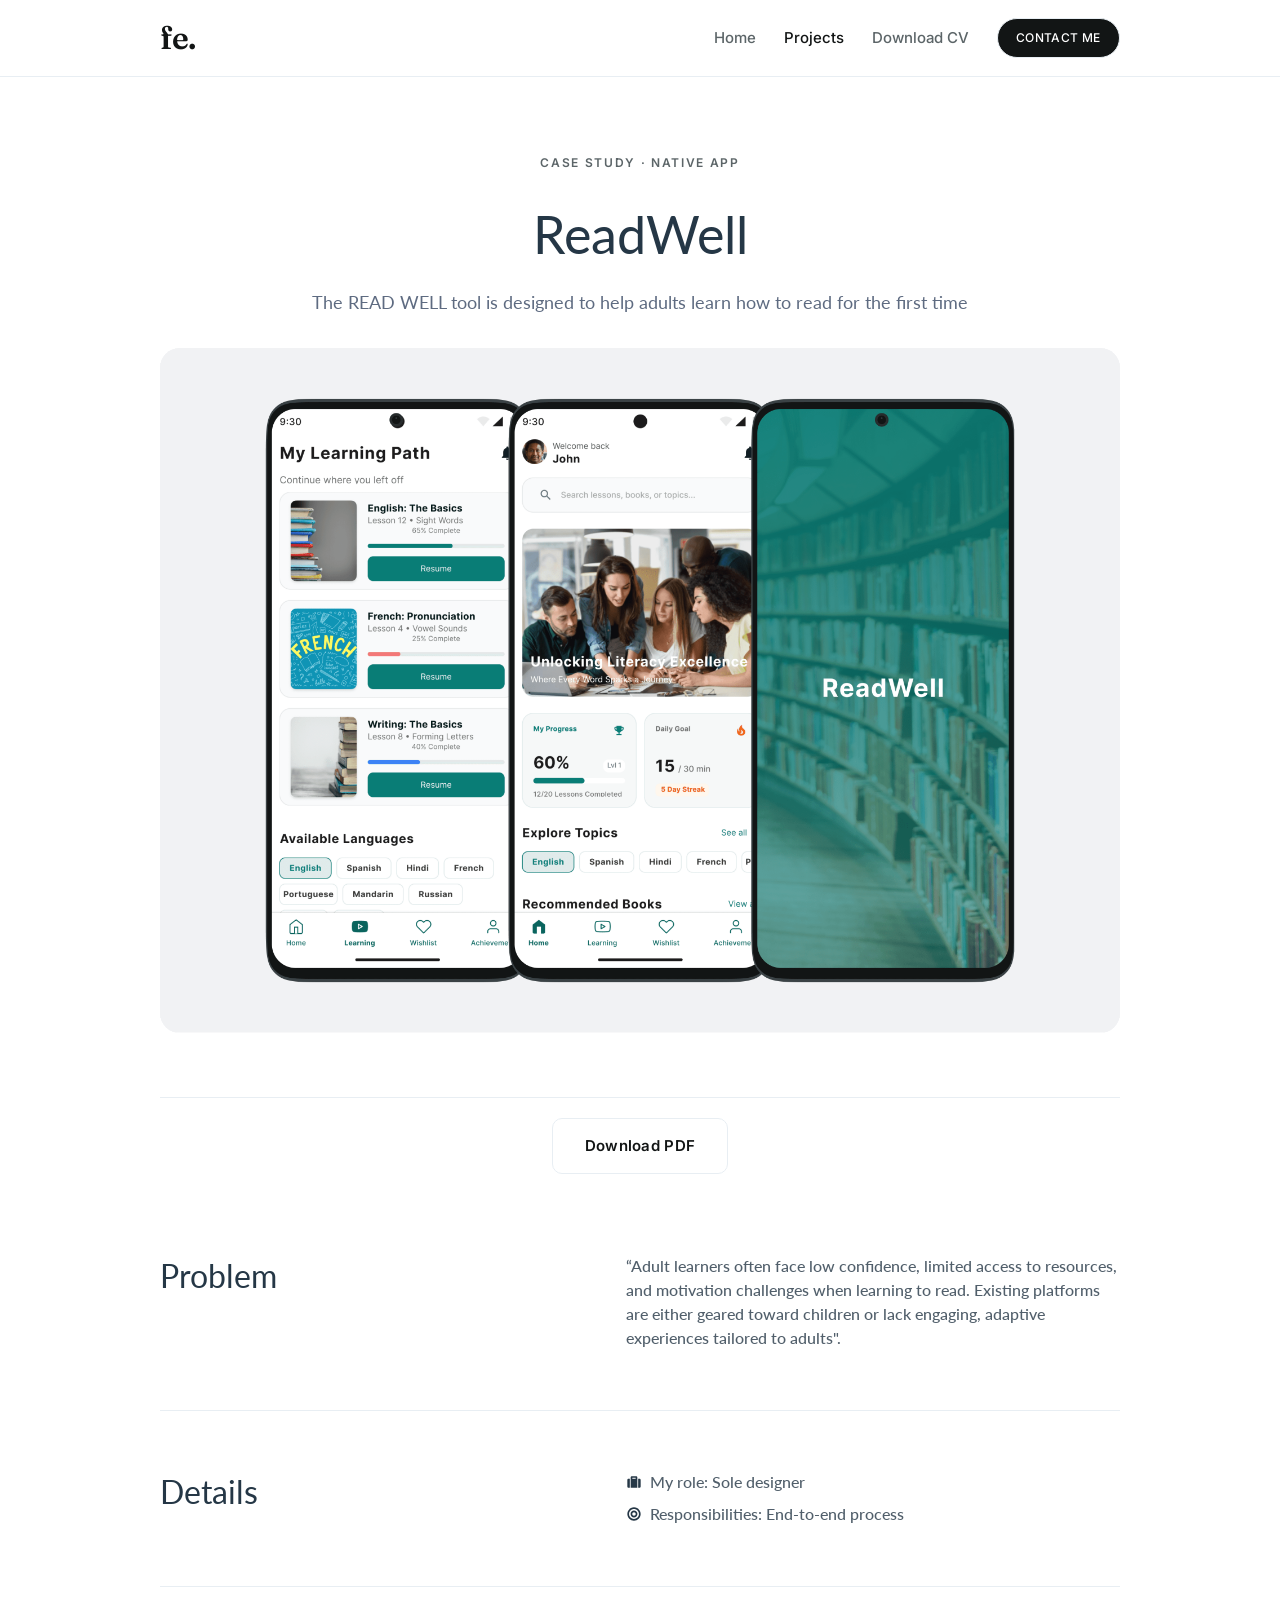
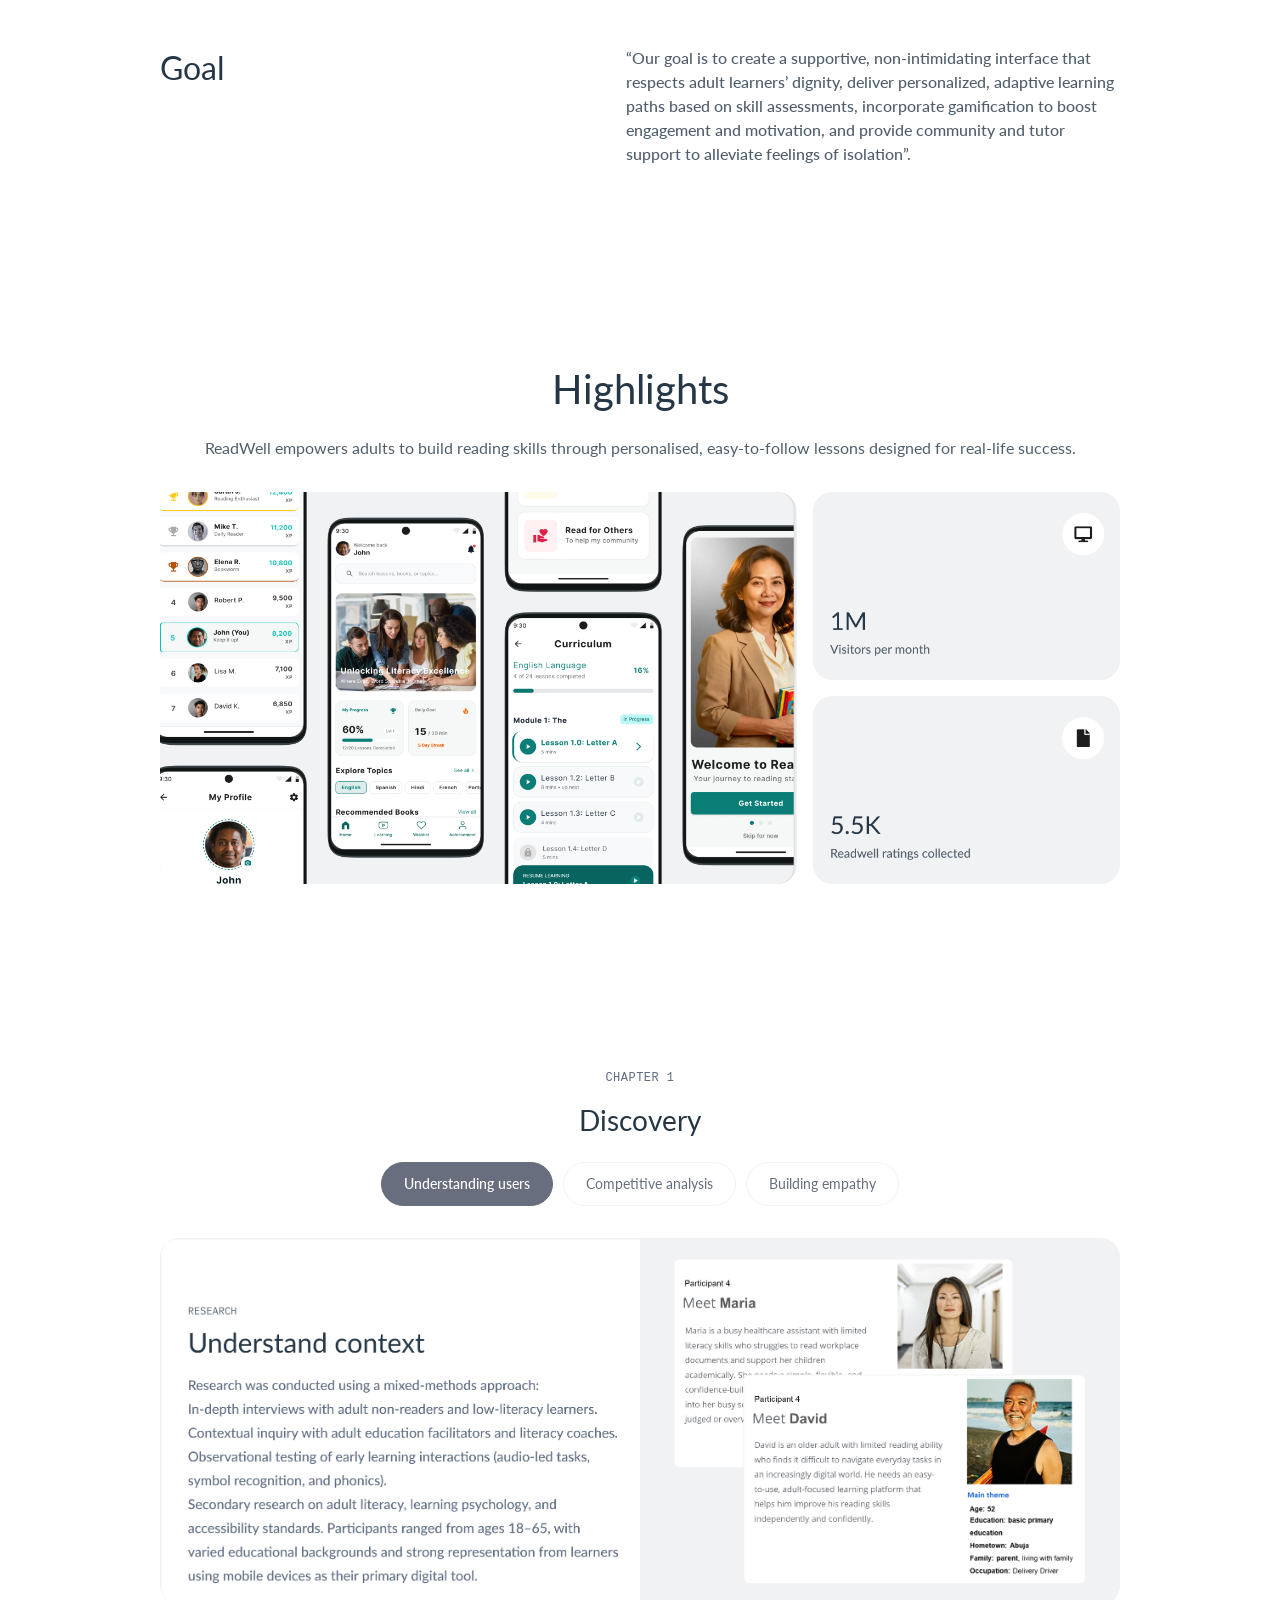
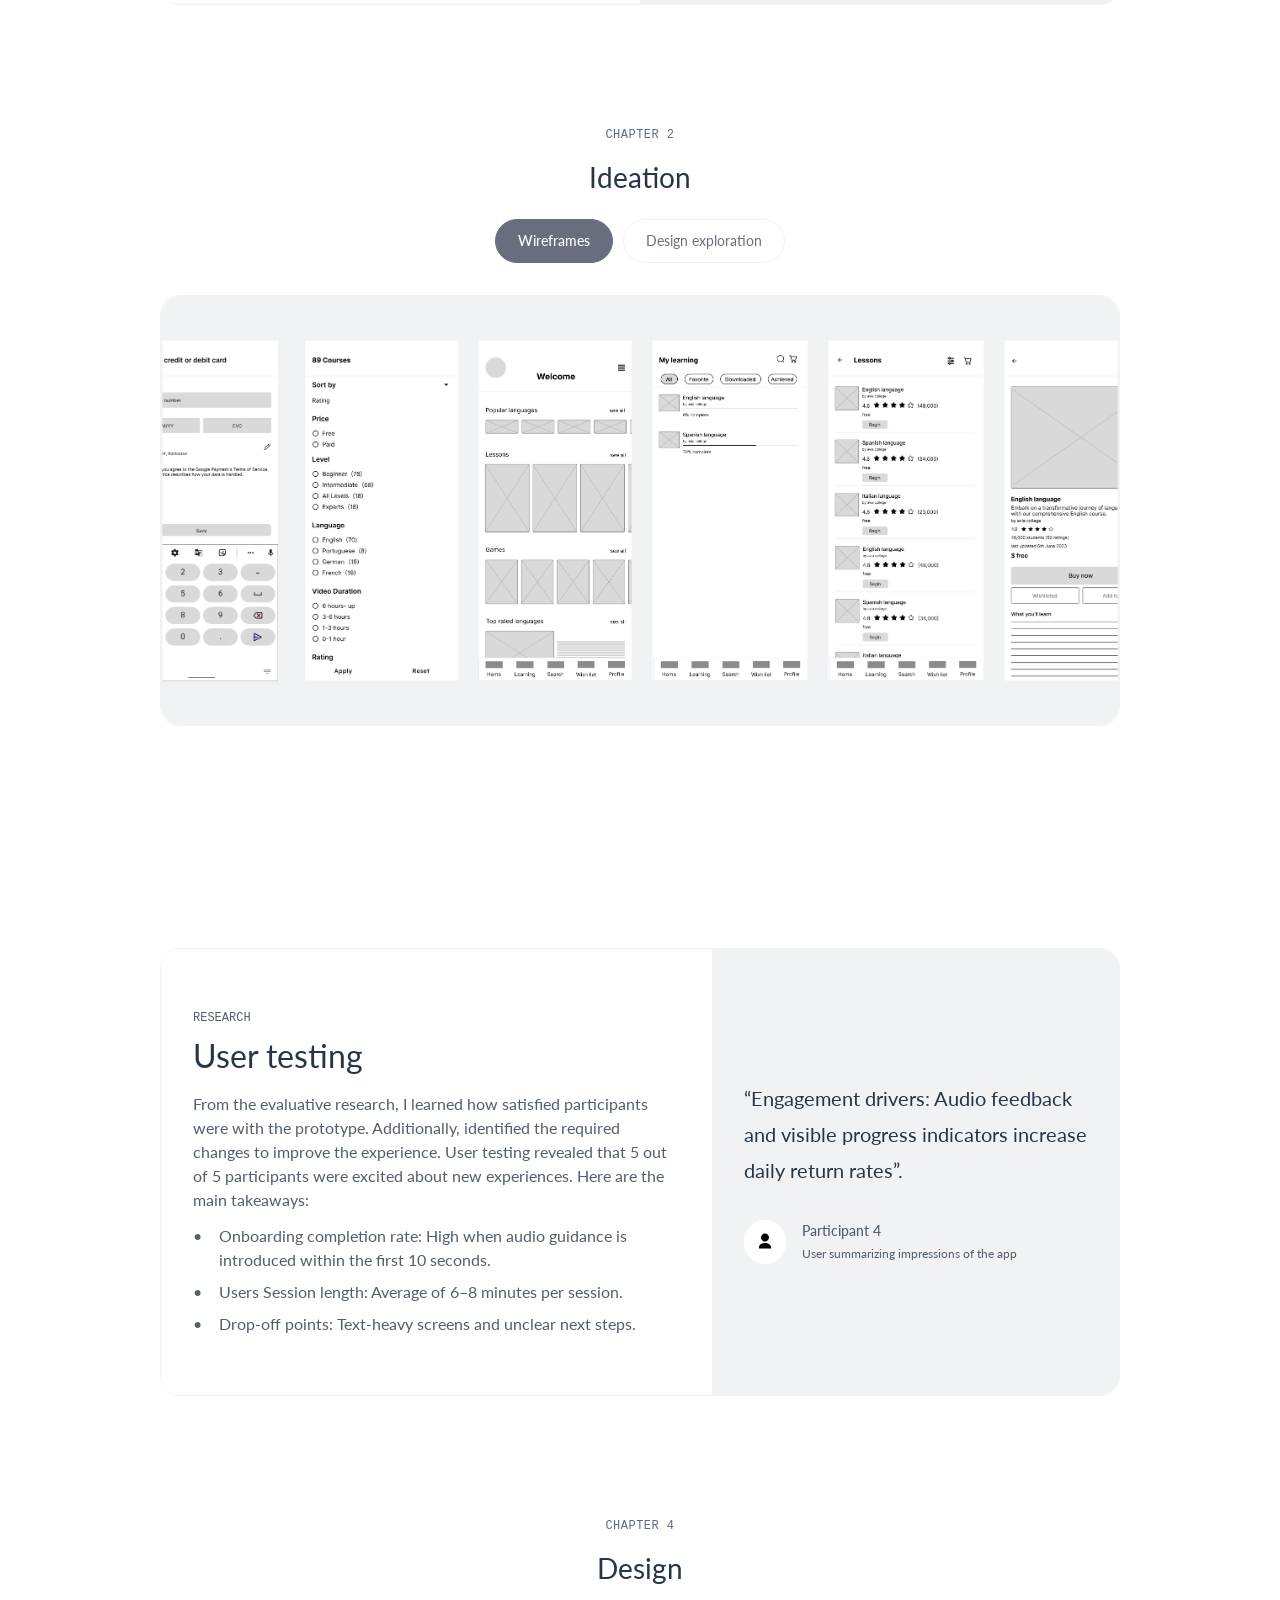
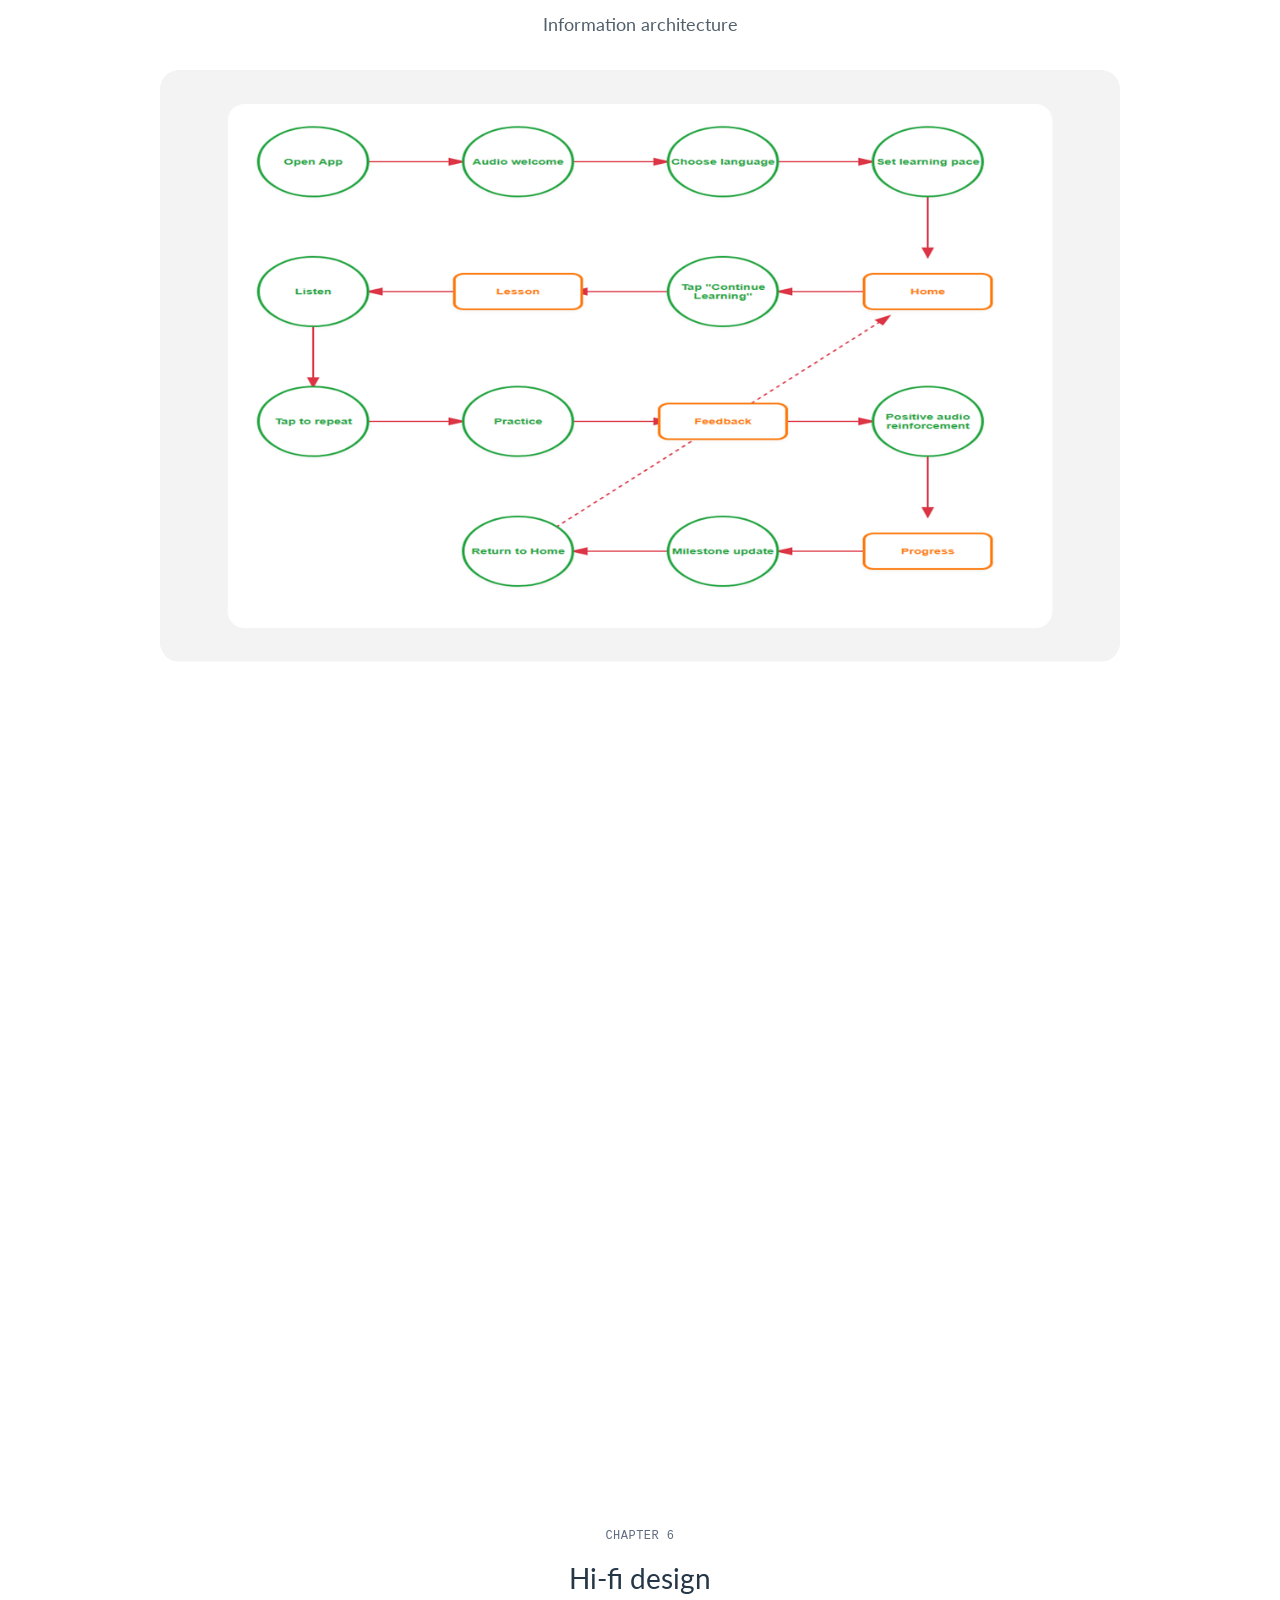
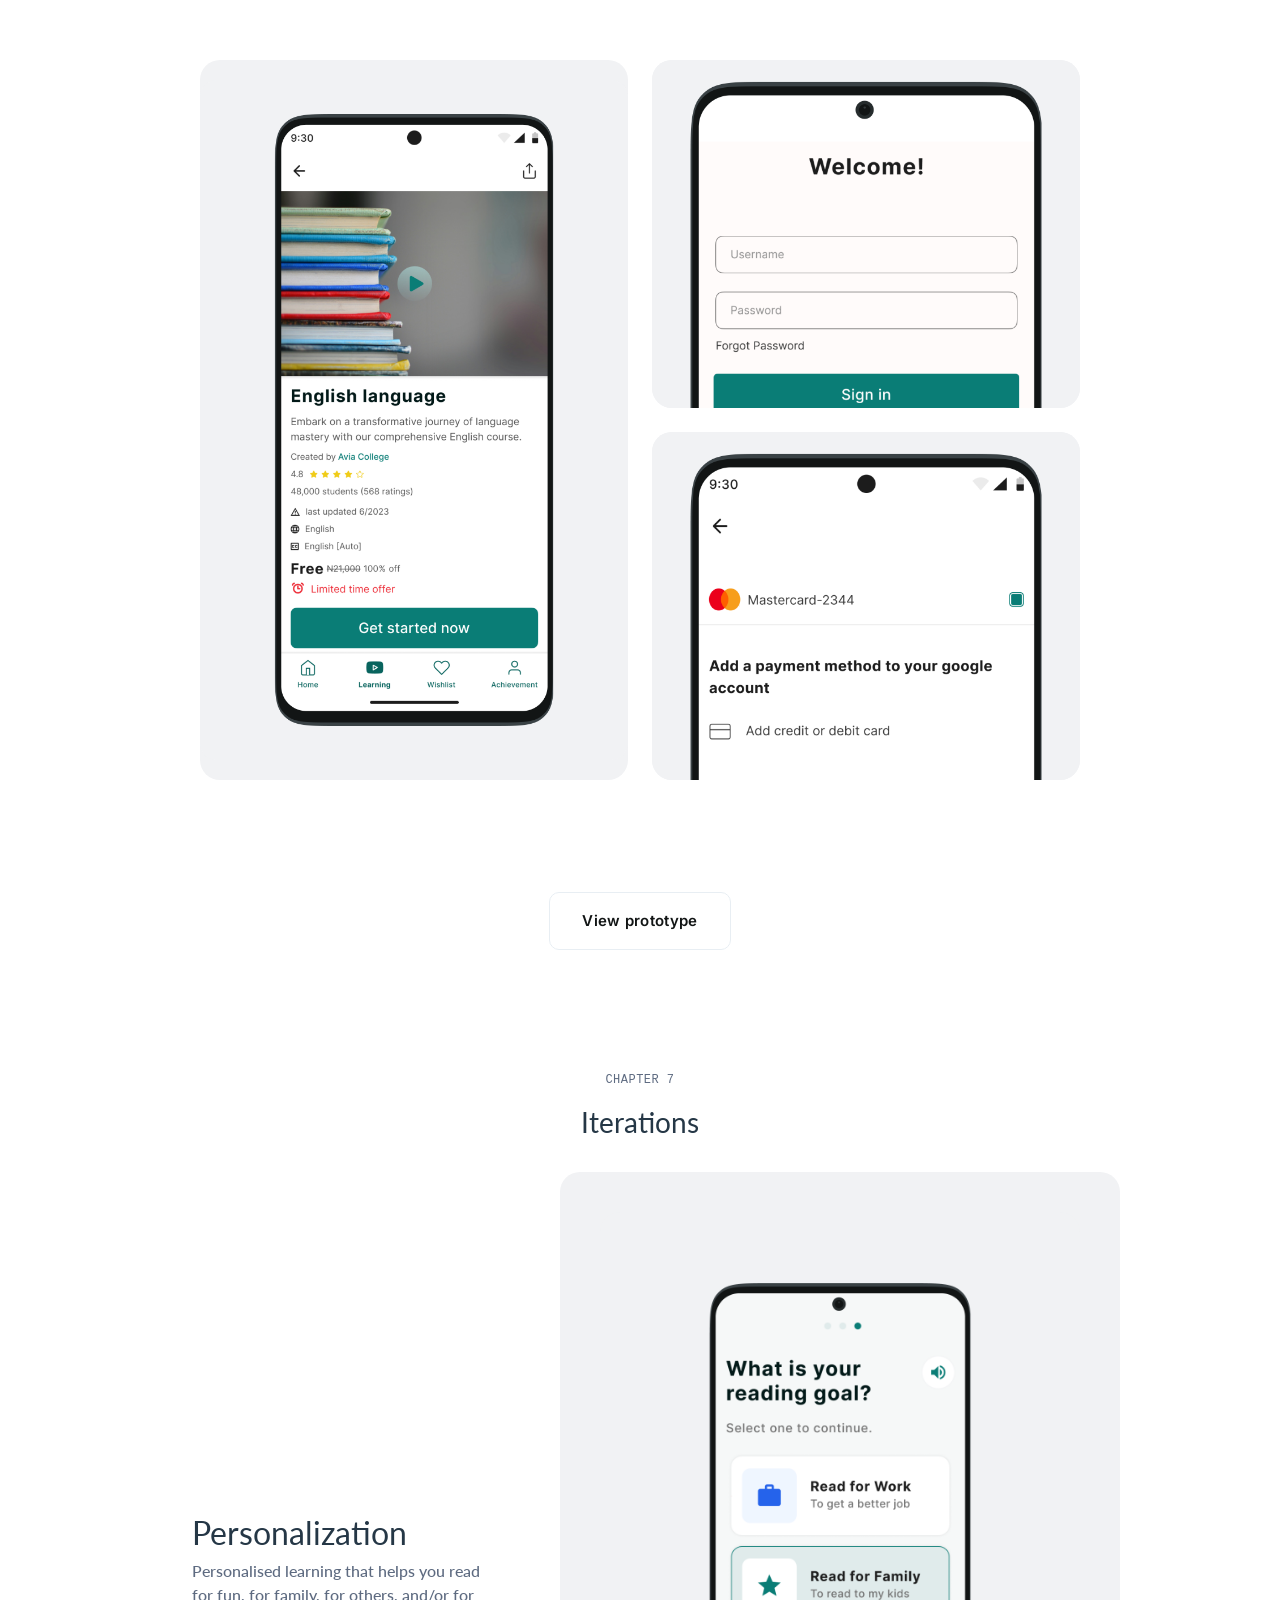
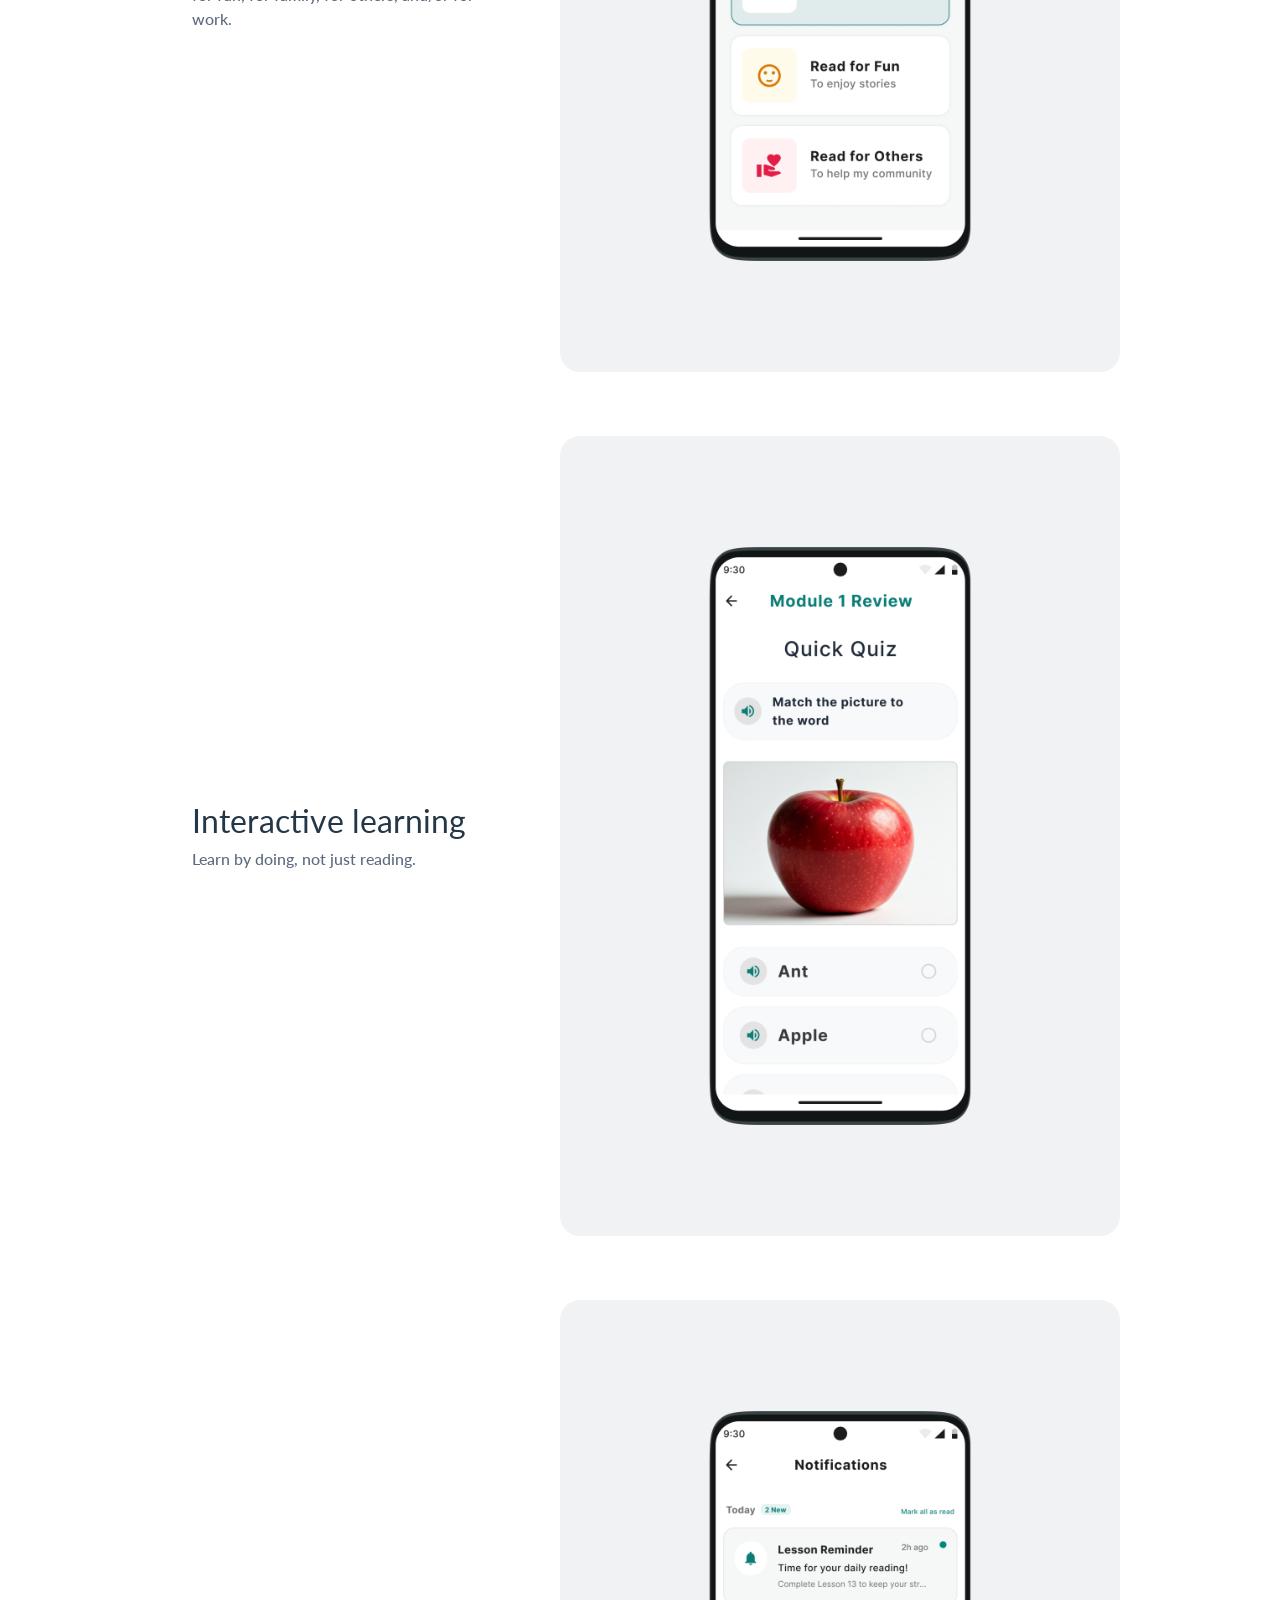
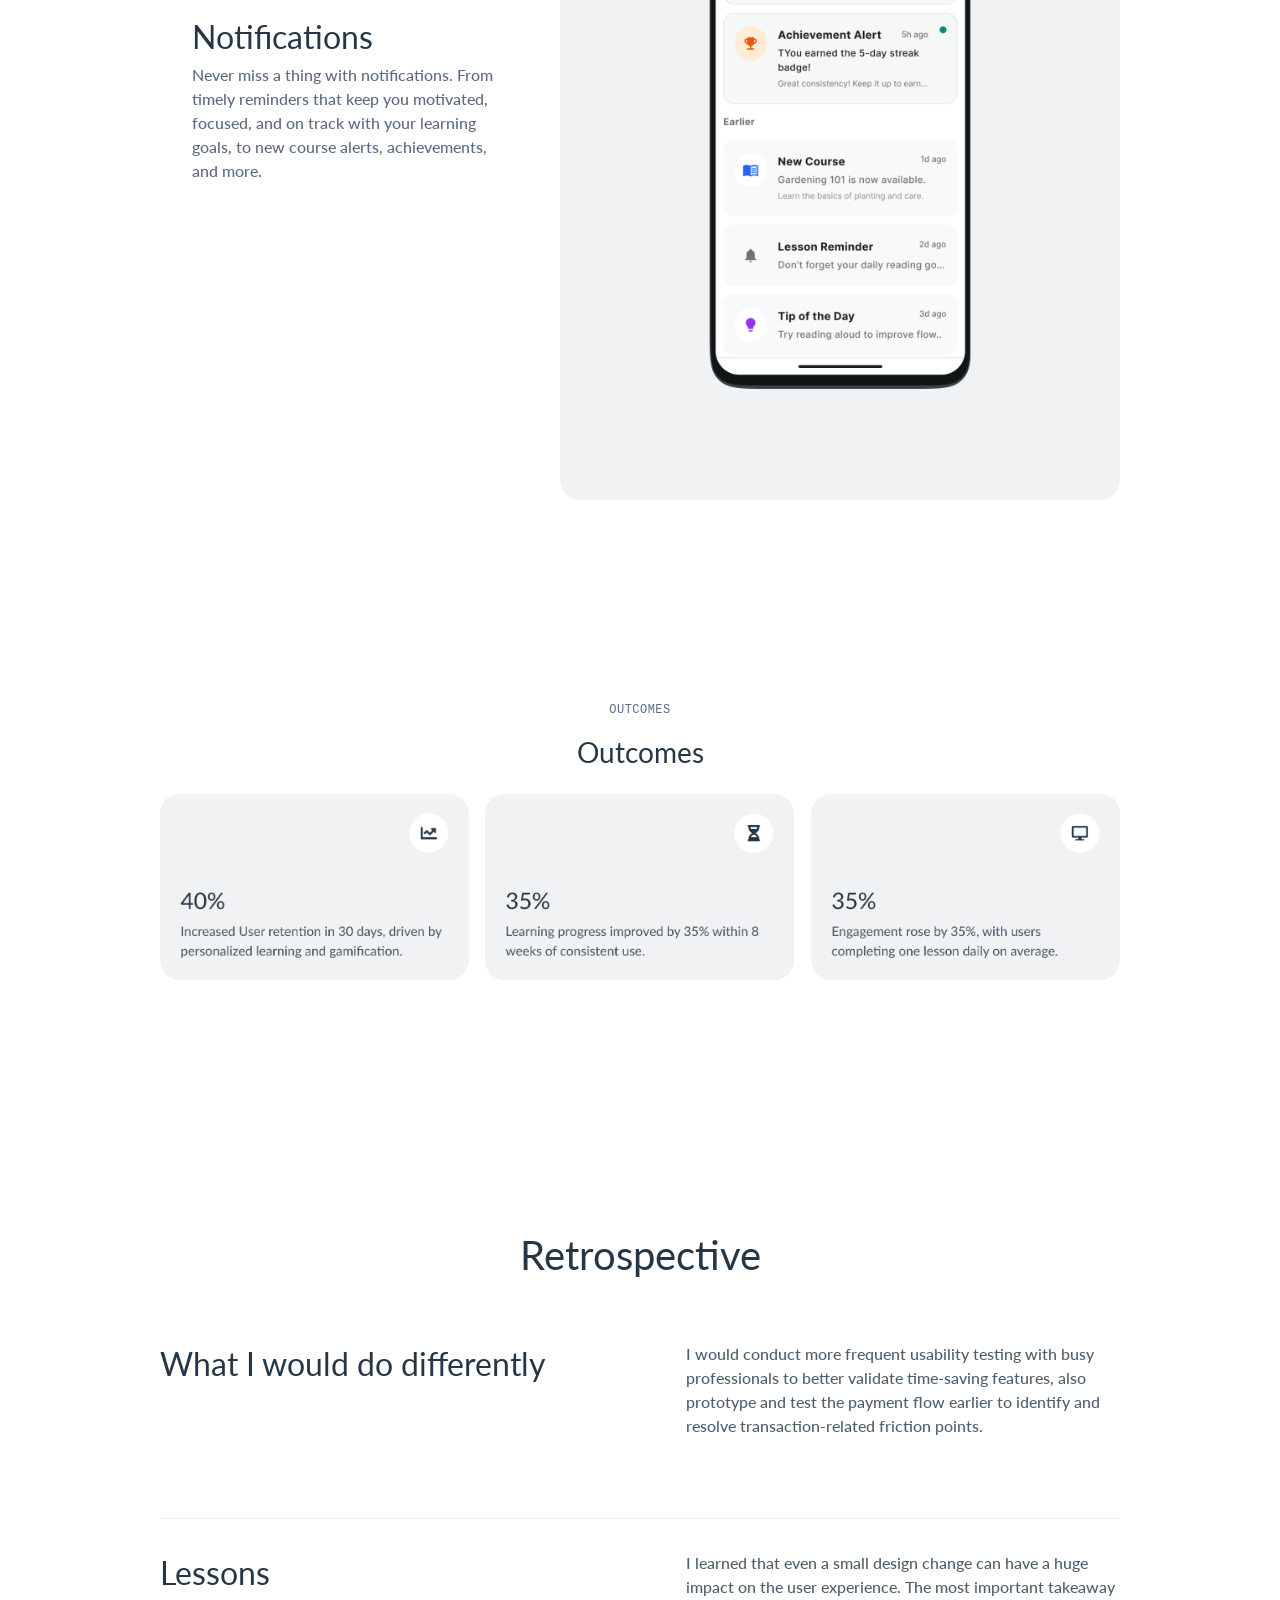
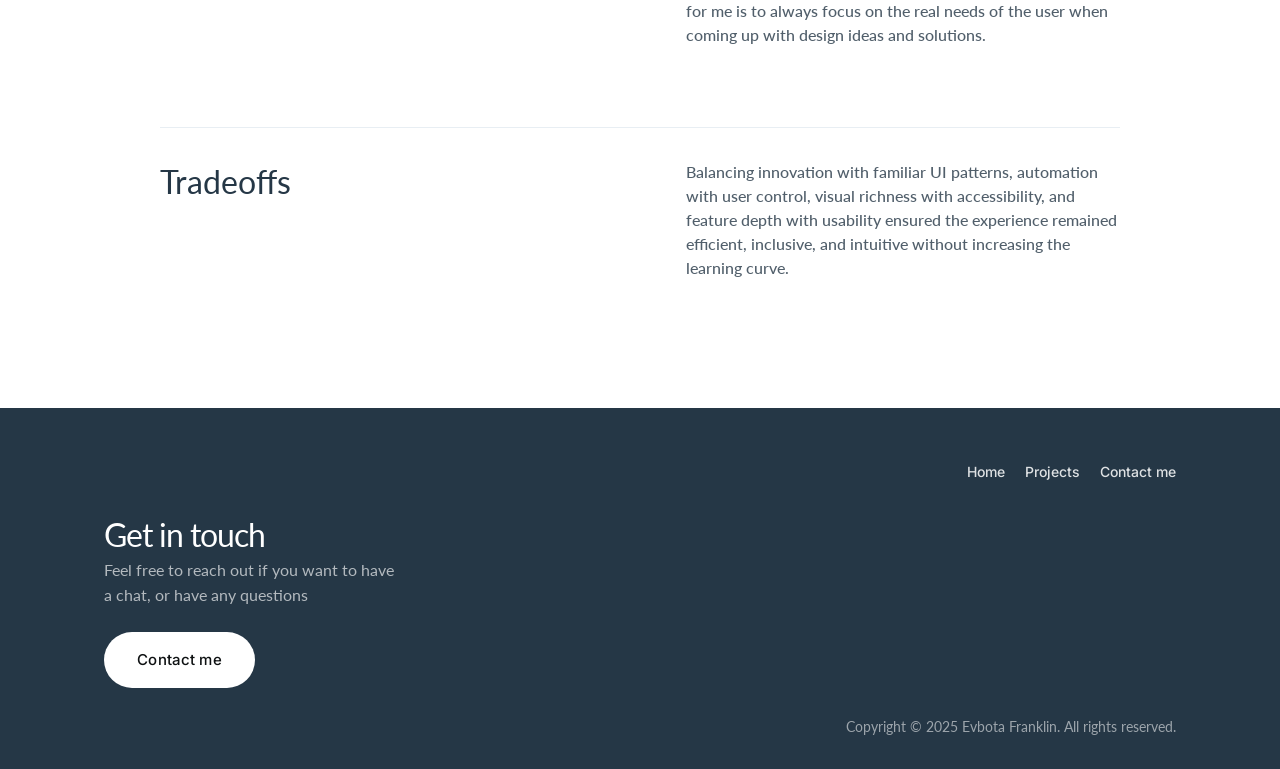
<file: case-study-readwell.html>
<!doctype html>
<html lang="en">
  <head>
    <meta charset="utf-8" />
    <meta name="viewport" content="width=device-width, initial-scale=1" />
    <title>ReadWell — Case study · Frank Evbota</title>
    <meta
      name="description"
      content="ReadWell case study — a tool designed to help adults learn how to read for the first time."
    />
    <link rel="icon" href="assets/images/icons/favicon-light.svg" />
    <link rel="stylesheet" href="assets/css/bootstrap.min.css" />
    <link rel="stylesheet" href="assets/css/main.css" />
    <link rel="stylesheet" href="assets/css/brand.css" />
    <link rel="stylesheet" href="assets/css/page-transitions.css" />
    <link rel="stylesheet" href="assets/css/discovery-tabs.css" />
    <script>document.documentElement.classList.add("fe-anim-ready");</script>
  </head>
  <body>
    <header class="fe-header">
      <div class="fe-header__inner">
        <a class="fe-logo" href="index.html">fe.</a>
        <button class="fe-burger" type="button" aria-label="Open menu" data-fe-menu>
          <span></span><span></span><span></span>
        </button>
        <nav class="fe-nav" data-fe-nav>
          <a href="index.html">Home</a>
          <a class="is-active" href="projects.html">Projects</a>
          <a href="https://rxresu.me/onefranc/franklin-evbota-ux-resume" target="_blank" rel="noopener noreferrer">Download CV</a>
          <a class="fe-nav__cta fe-nav__cta--secondary" href="contact-me.html">Contact me</a>
        </nav>
      </div>
    </header>

    <main>
      <!-- Hero: title · lead · media · download (original hero order) -->
      <header class="fe-case-hero fe-rhythm" data-animate="fade">
        <p class="fe-section__label">Case study · Native app</p>
        <h1>ReadWell</h1>
        <p class="fe-case-hero__lead">
          The READ WELL tool is designed to help adults learn how to read for
          the first time
        </p>
        <div class="fe-case-cover" data-animate="clip">
          <img
            src="assets/images/case-readwell/main.png"
            alt="ReadWell product preview"
          />
        </div>
        <div class="fe-case-meta">
          <a class="fe-btn fe-btn--ghost" href="https://drive.google.com/file/d/1NMlyxR2Cxpj2viT85siTN7iymj8_YjV5/view?usp=sharing" data-placeholder="readwell-pdf" target="_blank" rel="noopener noreferrer">Download PDF</a>
        </div>
      </header>

      <!-- Section 2 · Problem → Details → Goal — same structure as Retrospective -->
      <section class="fe-retro fe-rhythm" data-animate="up">
        <div class="fe-retro__content">
          <div class="fe-retro__block fe-case-row">
            <h2 class="fe-retro__h">Problem</h2>
            <p class="fe-retro__p">
              “Adult learners often face low confidence, limited access to resources,
              and motivation challenges when learning to read. Existing platforms are
              either geared toward children or lack engaging, adaptive experiences
              tailored to adults".
            </p>
          </div>

          <div class="fe-retro__divider" aria-hidden="true"></div>

          <div class="fe-retro__block fe-case-row">
            <h2 class="fe-retro__h">Details</h2>
            <div class="fe-detail-icons">
              <div class="fe-detail-icons__row">
                <svg class="fe-detail-icons__icon" width="16" height="16" viewBox="0 0 16 16" fill="none" aria-hidden="true">
                  <path d="M4.66603 13.833H11.332V3.41699C11.332 2.72699 10.772 2.16699 10.082 2.16699H5.91603C5.22603 2.16699 4.66603 2.72699 4.66603 3.41699V13.833ZM6.33203 3.83299H9.66603V4.66699H6.33203V3.83299ZM14.666 5.91699V12.583C14.666 13.273 14.106 13.833 13.416 13.833H12.166V4.66699H13.416C14.106 4.66699 14.666 5.22699 14.666 5.91699ZM3.83203 13.833H2.58203C1.89203 13.833 1.33203 13.273 1.33203 12.583V5.91699C1.33203 5.22699 1.89203 4.66699 2.58203 4.66699H3.83203V13.833Z" fill="#253746"/>
                </svg>
                <p class="fe-retro__p">My role: Sole designer</p>
              </div>
              <div class="fe-detail-icons__row">
                <svg class="fe-detail-icons__icon" width="16" height="16" viewBox="0 0 16 16" fill="none" aria-hidden="true">
                  <path d="M7.99903 1.33301C4.31703 1.33301 1.33203 4.31801 1.33203 8.00001C1.33203 11.682 4.31703 14.667 7.99903 14.667C11.681 14.667 14.666 11.682 14.666 8.00001C14.666 4.31801 11.681 1.33301 7.99903 1.33301ZM7.99903 12.946C5.26503 12.946 3.05303 10.734 3.05303 8.00001C3.05303 5.26601 5.26503 3.05401 7.99903 3.05401C10.733 3.05401 12.945 5.26601 12.945 8.00001C12.945 10.734 10.733 12.946 7.99903 12.946ZM7.99903 4.55901C6.09903 4.55901 4.55803 6.10001 4.55803 8.00001C4.55803 9.90001 6.09903 11.441 7.99903 11.441C9.89903 11.441 11.44 9.90001 11.44 8.00001C11.44 6.10001 9.89903 4.55901 7.99903 4.55901ZM7.99903 9.72001C7.05003 9.72001 6.27903 8.94901 6.27903 8.00001C6.27903 7.05101 7.05003 6.27901 7.99903 6.27901C8.94803 6.27901 9.71903 7.05101 9.71903 8.00001C9.71903 8.94901 8.94803 9.72001 7.99903 9.72001Z" fill="#253746"/>
                </svg>
                <p class="fe-retro__p">Responsibilities: End-to-end process</p>
              </div>
            </div>
          </div>

          <div class="fe-retro__divider" aria-hidden="true"></div>

          <div class="fe-retro__block fe-case-row">
            <h2 class="fe-retro__h">Goal</h2>
            <p class="fe-retro__p">
              “Our goal is to create a supportive, non-intimidating interface that
              respects adult learners’ dignity, deliver personalized, adaptive
              learning paths based on skill assessments, incorporate gamification to
              boost engagement and motivation, and provide community and tutor
              support to alleviate feelings of isolation”.
            </p>
          </div>
        </div>
      </section>

      <!-- Highlights: centered title + supporting paragraph -->
      <section class="fe-case-block fe-case-hero-text fe-rhythm" data-animate="up">
        <h2 class="fe-case-display">Highlights</h2>
        <p class="fe-case-quote">
          ReadWell empowers adults to build reading skills through
          personalised, easy-to-follow lessons designed for real-life success.
        </p>
        <div class="fe-case-cover fe-highlights-img" data-animate="clip">
          <div class="fe-highlights-frame fe-highlights-frame--readwell">
            <img
              src="assets/images/case-readwell/Highlights/readwell-highlights-left.png"
              alt="ReadWell highlights"
            />
            <div class="fe-highlights-side">
              <img src="assets/images/case-readwell/Highlights/readwell-highlights-1M.png" alt="ReadWell — 1M learners" />
              <img src="assets/images/case-readwell/Highlights/readwell-highlights-5.5k.png" alt="ReadWell — 5.5k downloads" />
            </div>
          </div>
        </div>
      </section>


      <!-- Chapter 1 · Discovery — tabs: Understanding users / Competitive analysis / Building empathy -->
      <section class="fe-case-block fe-discovery fe-rhythm" data-animate="up">
        <p class="fe-case-label">Chapter 1</p>
        <h2>Discovery</h2>

        <div data-tabs class="fe-tabs-gap">
          <div class="fe-tabs" role="tablist" aria-label="Discovery topics">
            <button type="button" class="fe-tabs__btn is-active" role="tab" data-tab="0" aria-selected="true">
              Understanding users
            </button>
            <button type="button" class="fe-tabs__btn" role="tab" data-tab="1" aria-selected="false">
              Competitive analysis
            </button>
            <button type="button" class="fe-tabs__btn" role="tab" data-tab="2" aria-selected="false">
              Building empathy
            </button>
          </div>
                    <div class="fe-tabs-frame">
            <div class="fe-tabs-frame__card is-active" data-panel="0" role="tabpanel">
              <img class="fe-discovery-card__img" src="assets/images/case-readwell/discovery/readwell-Discovery-Understanding.png" alt="Understanding users" width="2259" height="863" />
            </div>
            <div class="fe-tabs-frame__card" data-panel="1" role="tabpanel">
              <img class="fe-discovery-card__img" src="assets/images/case-readwell/discovery/readwell-Discovery-Competitive-Analysis.png" alt="Competitive analysis" width="2259" height="891" />
            </div>
            <div class="fe-tabs-frame__card" data-panel="2" role="tabpanel">
              <img class="fe-discovery-card__img" src="assets/images/case-readwell/discovery/readwell-Discovery-Building-empathy.png" alt="Building empathy" width="2259" height="891" />
            </div>
          </div>
        </div>
      </section>

      <!-- Chapter 2 · Ideation -->
      <section class="fe-case-block fe-rhythm" data-animate="up">
        <p class="fe-case-label">Chapter 2</p>
        <h2>Ideation</h2>

        <div data-tabs class="fe-tabs-gap">
          <div class="fe-tabs" role="tablist" aria-label="Ideation topics">
            <button type="button" class="fe-tabs__btn is-active" role="tab" data-tab="0" aria-selected="true">
              Wireframes
            </button>
            <button type="button" class="fe-tabs__btn" role="tab" data-tab="1" aria-selected="false">
              Design exploration
            </button>
          </div>
          <div class="fe-tabs-frame">
            <div class="fe-tabs-frame__card is-active" data-panel="0" role="tabpanel">
              <img src="assets/images/case-readwell/ideation/readwell-ideation-wireframe.png" alt="Wireframes" />
            </div>
            <div class="fe-tabs-frame__card" data-panel="1" role="tabpanel">
              <img src="assets/images/case-readwell/ideation/readwell-ideation-design-exploration.png" alt="Design exploration" />
            </div>
          </div>
        </div>
      </section>

      <!-- Chapter 3 · Evaluative research — exact original Table / Left-column / CArd -->
      <section class="fe-case-block fe-rhythm" data-animate="up">
        <p class="fe-case-label">Chapter 3</p>
        <h2>Evaluative research</h2>
      </section>

      <div class="fe-eval-shell fe-rhythm" data-animate="up">
        <div class="fe-eval-table">
          <div class="fe-eval-left">
            <div class="fe-eval-label">
              <p class="fe-eval-tag">Research</p>
              <h3 class="fe-eval-title">User testing</h3>
            </div>
            <div class="fe-eval-body">
              <p class="fe-eval-lead">
                From the evaluative research, I learned how satisfied participants
                were with the prototype. Additionally, identified the required
                changes to improve the experience. User testing revealed that 5 out
                of 5 participants were excited about new experiences. Here are the
                main takeaways:
              </p>
              <ul class="fe-eval-screeners">
                <li>
                  <span class="fe-eval-bullet" aria-hidden="true">&bull;</span>
                  <span>Onboarding completion rate: High when audio guidance is
                    introduced within the first 10 seconds.</span>
                </li>
                <li>
                  <span class="fe-eval-bullet" aria-hidden="true">&bull;</span>
                  <span>Users Session length: Average of 6&ndash;8 minutes per
                    session.</span>
                </li>
                <li>
                  <span class="fe-eval-bullet" aria-hidden="true">&bull;</span>
                  <span>Drop-off points: Text-heavy screens and unclear next
                    steps.</span>
                </li>
              </ul>
            </div>
          </div>

          <aside class="fe-eval-right">
                <div class="fe-eval-card__text">
                  <p class="fe-eval-card__quote">
                    &ldquo;Engagement drivers: Audio feedback and visible progress indicators
                    increase daily return rates&rdquo;.
                  </p>
                </div>
                <div class="fe-eval-card__person-row">
                  <div class="fe-eval-card__avatar" aria-hidden="true">
                    <svg viewBox="0 0 18 20" width="18" height="20" fill="currentColor" xmlns="http://www.w3.org/2000/svg">
                      <path d="M9 9.5c2.2 0 4-1.8 4-4s-1.8-4-4-4-4 1.8-4 4 1.8 4 4 4Zm0 1.5c-3.3 0-6 1.8-6 4v1.5h12V15c0-2.2-2.7-4-6-4Z"/>
                    </svg>
                  </div>
                  <div class="fe-eval-card__meta">
                    <p class="fe-eval-card__name">Participant 4</p>
                    <p class="fe-eval-card__role">User summarizing impressions of the app </p>
                  </div>
                </div>
          </aside>
        </div>
      </div>

      <!-- Chapter 4 · Design -->
      <section class="fe-case-block fe-rhythm" data-animate="up">
        <p class="fe-case-label">Chapter 4</p>
        <h2>Design</h2>
        <p class="fe-case-subcopy">Information architecture</p>
        <div class="fe-case-cover" data-animate="clip">
          <img
            src="assets/images/case-readwell/readwell-Info-arch.png"
            alt="Information architecture"
          />
        </div>
      </section>

      <!-- Chapter 5 · Guidelines & Libraries -->
      <section class="fe-case-block fe-rhythm" data-animate="up">
        <p class="fe-case-label">Chapter 5</p>
        <h2>Guidelines &amp; Libraries</h2>

        <div data-tabs>
          <div class="fe-tabs" role="tablist" aria-label="Guidelines topics">
            <button type="button" class="fe-tabs__btn is-active" role="tab" data-tab="0" aria-selected="true">
              Style guide
            </button>
            <button type="button" class="fe-tabs__btn" role="tab" data-tab="1" aria-selected="false">
              Typography
            </button>
          </div>
          <div class="fe-tabs-frame">
            <div class="fe-tabs-frame__card is-active" data-panel="0" role="tabpanel">
              <img src="assets/images/case-readwell/Guidelines & Libraries/readwell-style-guide.png" alt="Style guide" />
            </div>
            <div class="fe-tabs-frame__card" data-panel="1" role="tabpanel">
              <img src="assets/images/case-readwell/Guidelines & Libraries/readwell-typograhy.png" alt="Typography" />
            </div>
          </div>
        </div>
      </section>

      <!-- Chapter 6 · Hi-fi design -->
      <section class="fe-case-block fe-rhythm" data-animate="up">
        <p class="fe-case-label">Chapter 6</p>
        <h2>Hi-fi design</h2>
        <div class="fe-case-gallery" data-stagger="80">
          <img data-animate="scale" src="assets/images/case-readwell/hifi/readwell-hifi-Left-column.png" alt="Hi-fi design — left column" />
          <div class="fe-highlights-side">
            <img data-animate="scale" src="assets/images/case-readwell/hifi/readwell-hifi-right-column-Top.png" alt="Hi-fi design — right top" />
            <img data-animate="scale" src="assets/images/case-readwell/hifi/readwell-hifi-right-column-Bottom.png" alt="Hi-fi design — right bottom" />
          </div>
        </div>
        <p>
          <a class="fe-btn fe-btn--ghost" href="https://www.figma.com/proto/AZWrcUvAuYujXruYr1aEZq/ReadWell--App--Copy-?node-id=4743-17342&t=N8sK78NVyQzOEN4V-1&scaling=scale-down&content-scaling=fixed&page-id=4155%3A17125&starting-point-node-id=4755%3A17326" target="_blank" rel="noopener noreferrer">View prototype</a>
        </p>
      </section>

      <!-- Chapter 7 · Iterations — original left title/copy · right mocks, 64px stack -->
      <section class="fe-case-block fe-iter-section fe-rhythm" data-animate="up">
        <p class="fe-case-label">Chapter 7</p>
        <h2 class="fe-iter-heading">Iterations</h2>
        <div class="fe-iter-stack">
        <article class="fe-iter-row" data-animate="up">
          <div class="fe-iter-copy">
            <h3 class="fe-iter-title">Personalization</h3>
            <p class="fe-iter-body">
              Personalised learning that helps you read for fun, for family,
              for others, and/or for work.
            </p>
          </div>
          <div class="fe-iter-mock">
            <img src="assets/images/case-readwell/Iterations/readwell-Iterations-personalization.png" alt="Personalization" />
          </div>
        </article>

        <article class="fe-iter-row" data-animate="up">
          <div class="fe-iter-copy">
            <h3 class="fe-iter-title">Interactive learning</h3>
            <p class="fe-iter-body">Learn by doing, not just reading.</p>
          </div>
          <div class="fe-iter-mock">
            <img src="assets/images/case-readwell/Iterations/readwell-Iterations-interactive-learning.png" alt="Interactive learning" />
          </div>
        </article>

        <article class="fe-iter-row" data-animate="up">
          <div class="fe-iter-copy">
            <h3 class="fe-iter-title">Notifications</h3>
            <p class="fe-iter-body">
              Never miss a thing with notifications. From timely reminders that
              keep you motivated, focused, and on track with your learning
              goals, to new course alerts, achievements, and more.
            </p>
          </div>
          <div class="fe-iter-mock">
            <img src="assets/images/case-readwell/Iterations/readwell-Iterations-notifications.png" alt="Notifications" />
          </div>
        </article>
        </div>
      </section>

      <!-- Outcomes -->
      <section class="fe-case-block fe-rhythm" data-animate="up">
        <p class="fe-case-label">Outcomes</p>
        <h2>Outcomes</h2>
        <div class="fe-case-gallery fe-case-gallery--trio" data-stagger="80">
          <img data-animate="scale" src="assets/images/case-readwell/outcomes/readwell-outcomes-user satisfaction 1.png" alt="Outcomes — user satisfaction" />
          <img data-animate="scale" src="assets/images/case-readwell/outcomes/readwell-outcomes-time spent 2.png" alt="Outcomes — time spent" />
          <img data-animate="scale" src="assets/images/case-readwell/outcomes/readwell-outcomes-screens 3.png" alt="Outcomes — screens" />
        </div>
      </section>

      <!-- Retrospective — original title + left headings/copy + divider -->
      <section class="fe-retro fe-rhythm" data-animate="up">
        <header class="fe-retro__title">
          <h2 class="fe-case-display">Retrospective</h2>
        </header>

        <div class="fe-retro__content">
          <div class="fe-retro__block fe-case-row">
            <h3 class="fe-retro__h">What I would do differently</h3>
            <p class="fe-retro__p">
              I would conduct more frequent usability testing with busy
              professionals to better validate time-saving features, also prototype
              and test the payment flow earlier to identify and resolve
              transaction-related friction points.
            </p>
          </div>

          <div class="fe-retro__divider" aria-hidden="true"></div>

          <div class="fe-retro__block fe-case-row">
            <h3 class="fe-retro__h">Lessons</h3>
            <p class="fe-retro__p">
              I learned that even a small design change can have a huge impact on
              the user experience. The most important takeaway for me is to always
              focus on the real needs of the user when coming up with design ideas
              and solutions.
            </p>
          </div>

          <div class="fe-retro__divider" aria-hidden="true"></div>

          <div class="fe-retro__block fe-case-row">
            <h3 class="fe-retro__h">Tradeoffs</h3>
            <p class="fe-retro__p">
              Balancing innovation with familiar UI patterns, automation with user
              control, visual richness with accessibility, and feature depth with
              usability ensured the experience remained efficient, inclusive, and
              intuitive without increasing the learning curve.
            </p>
          </div>
        </div>
      </section>

    </main>

    <footer class="fe-footer">
      <div class="fe-footer__inner">
        <nav class="fe-footer__nav" aria-label="Footer">
          <a href="index.html">Home</a>
          <a href="projects.html">Projects</a>
          <a href="contact-me.html">Contact me</a>
        </nav>
        <div class="fe-footer__cta">
          <h2>Get in touch</h2>
          <p>Feel free to reach out if you want to have a chat, or have any questions</p>
          <a class="fe-btn" href="contact-me.html">Contact me</a>
        </div>
        <div class="fe-footer__legal">
          <span>Copyright © 2025 Evbota Franklin. All rights reserved.</span>
        </div>
      </div>
    </footer>

    <script src="assets/js/scroll-animations.js"></script>
    <script src="assets/js/page-transitions.js"></script>
    <script src="assets/js/discovery-tabs.js"></script>
  </body>
</html>
</file>
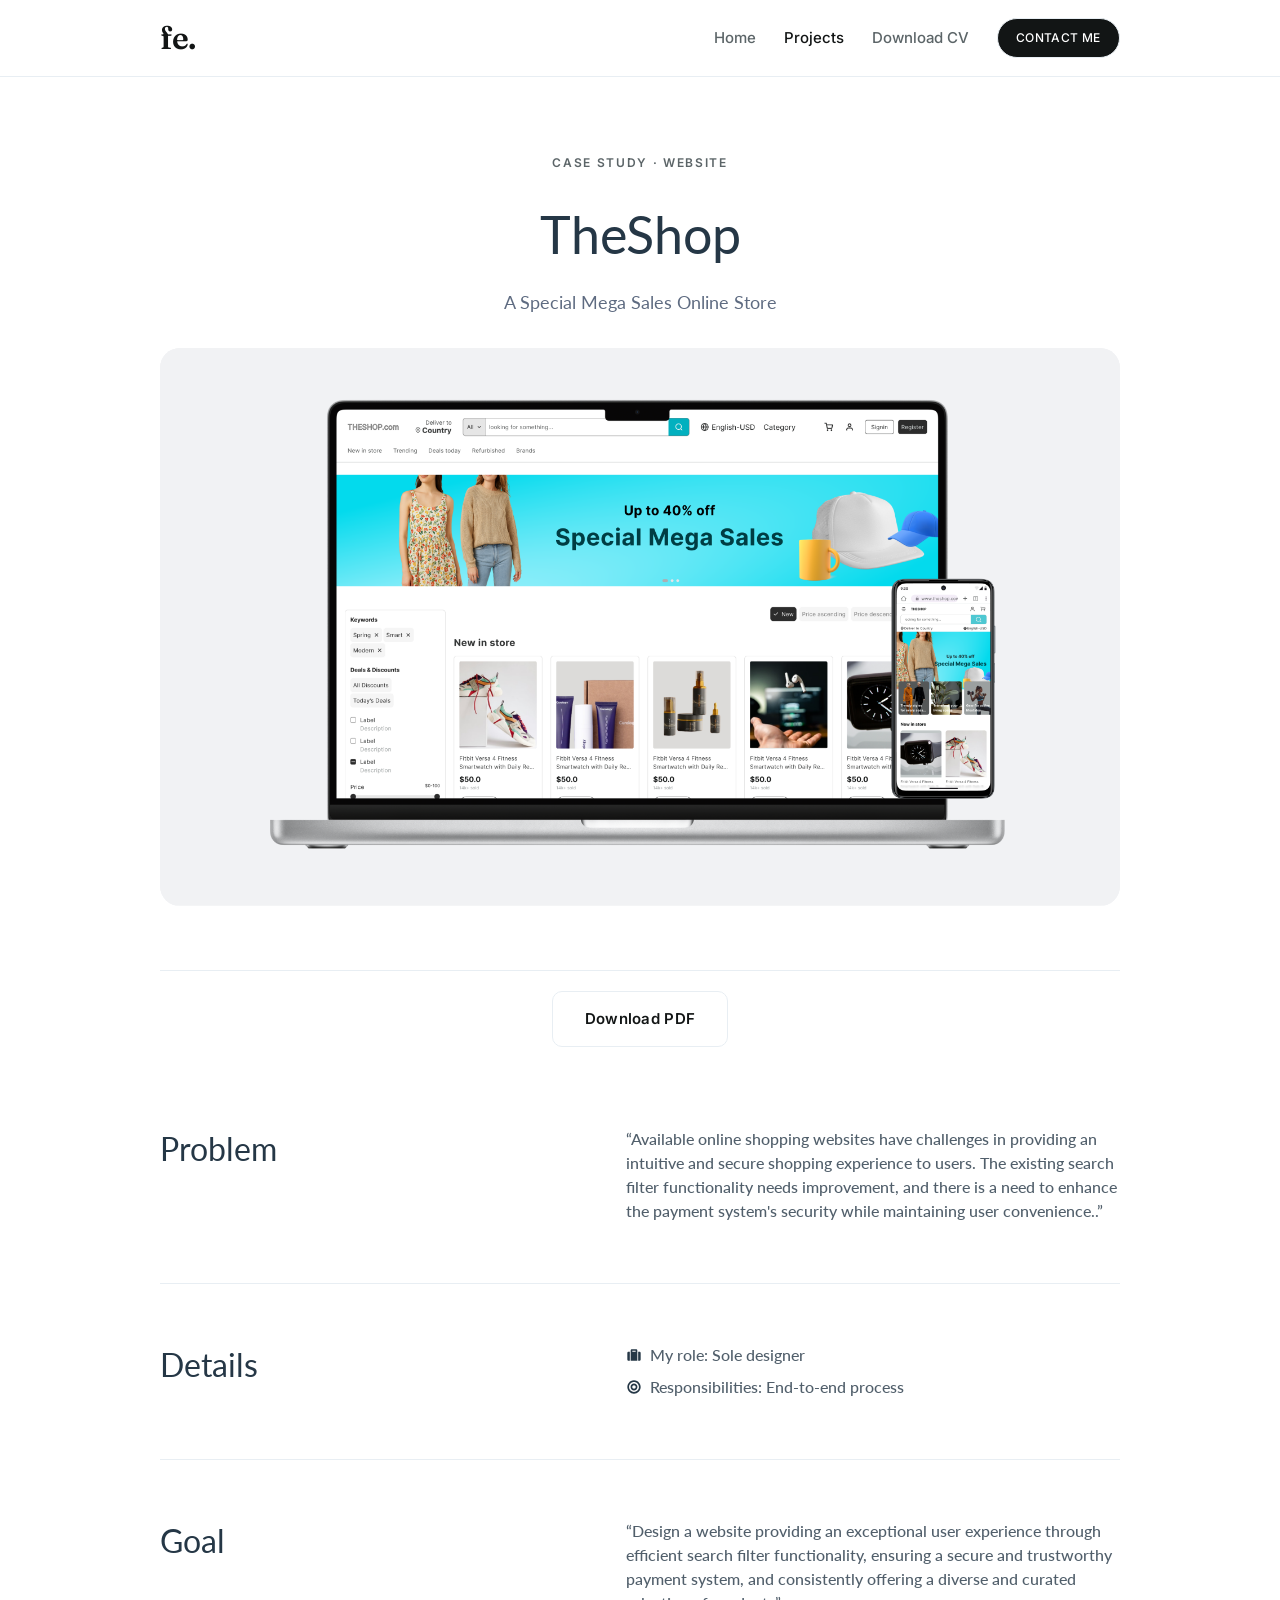
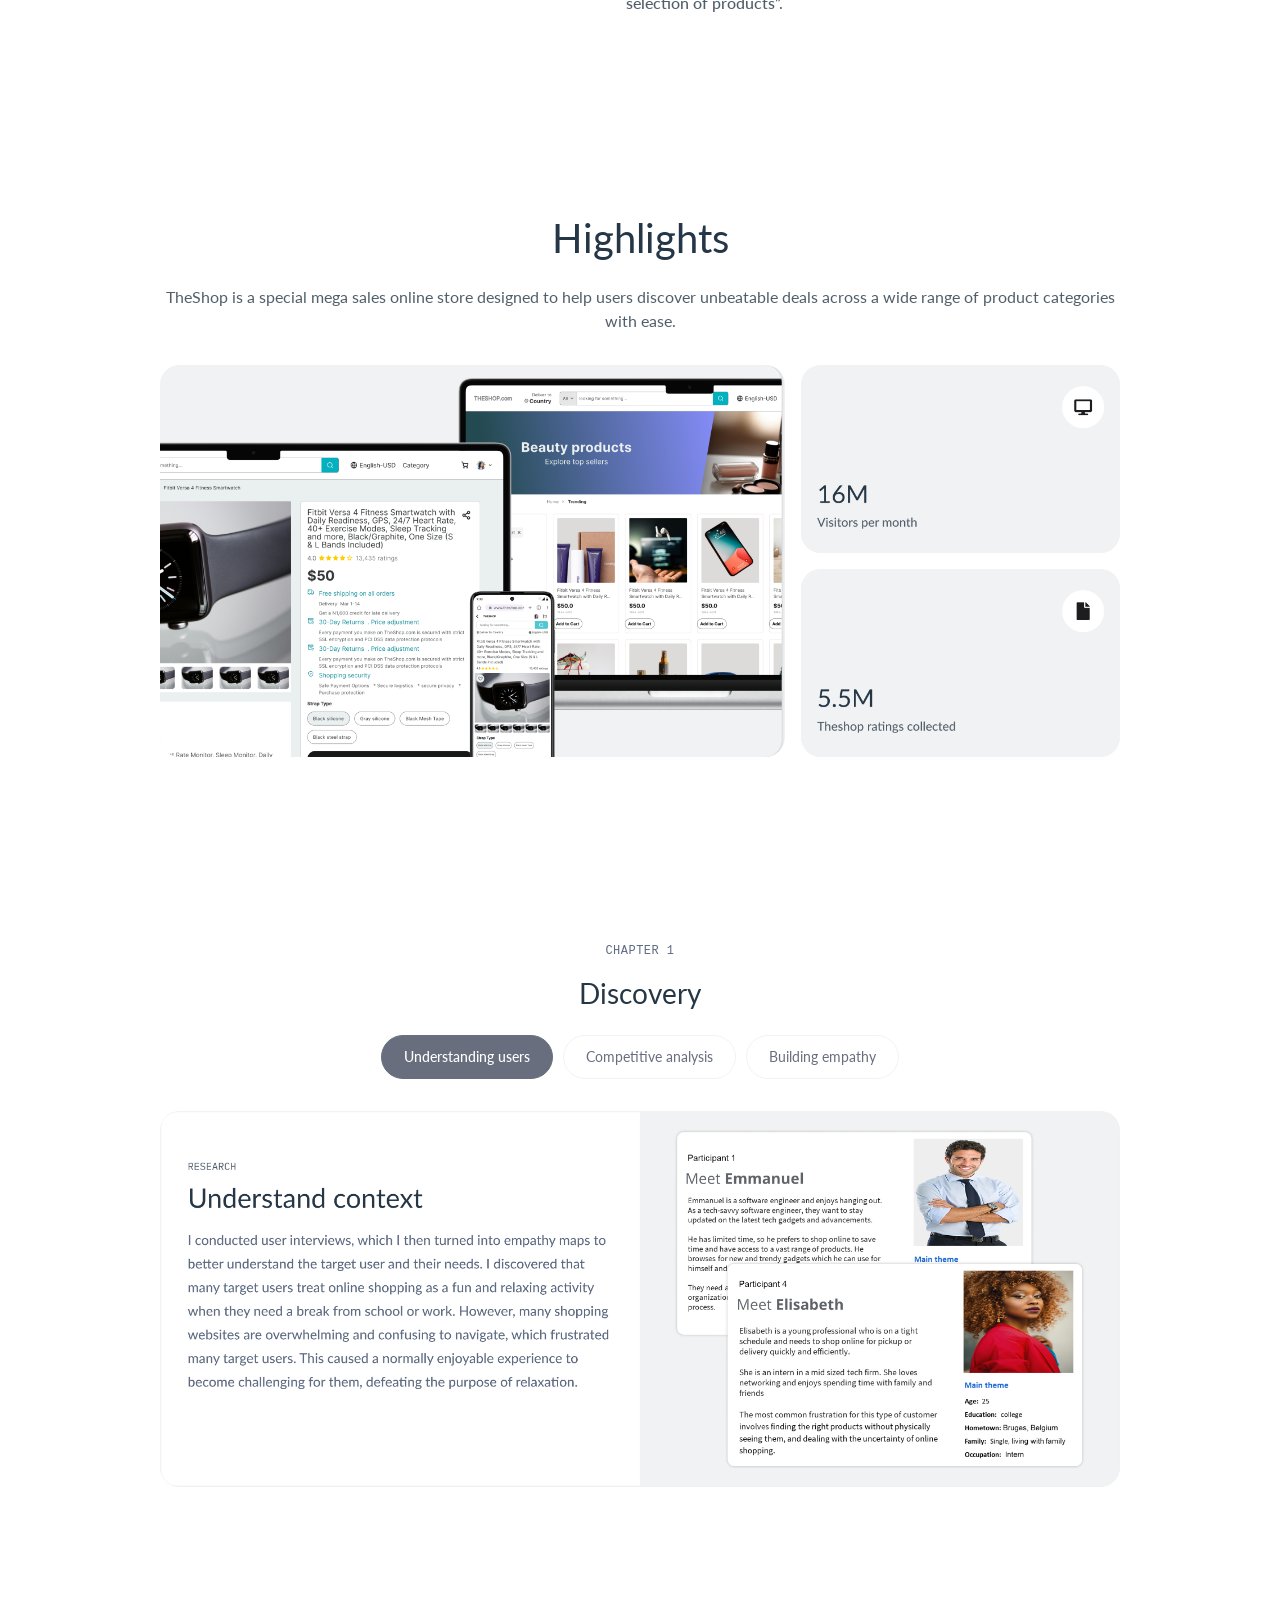
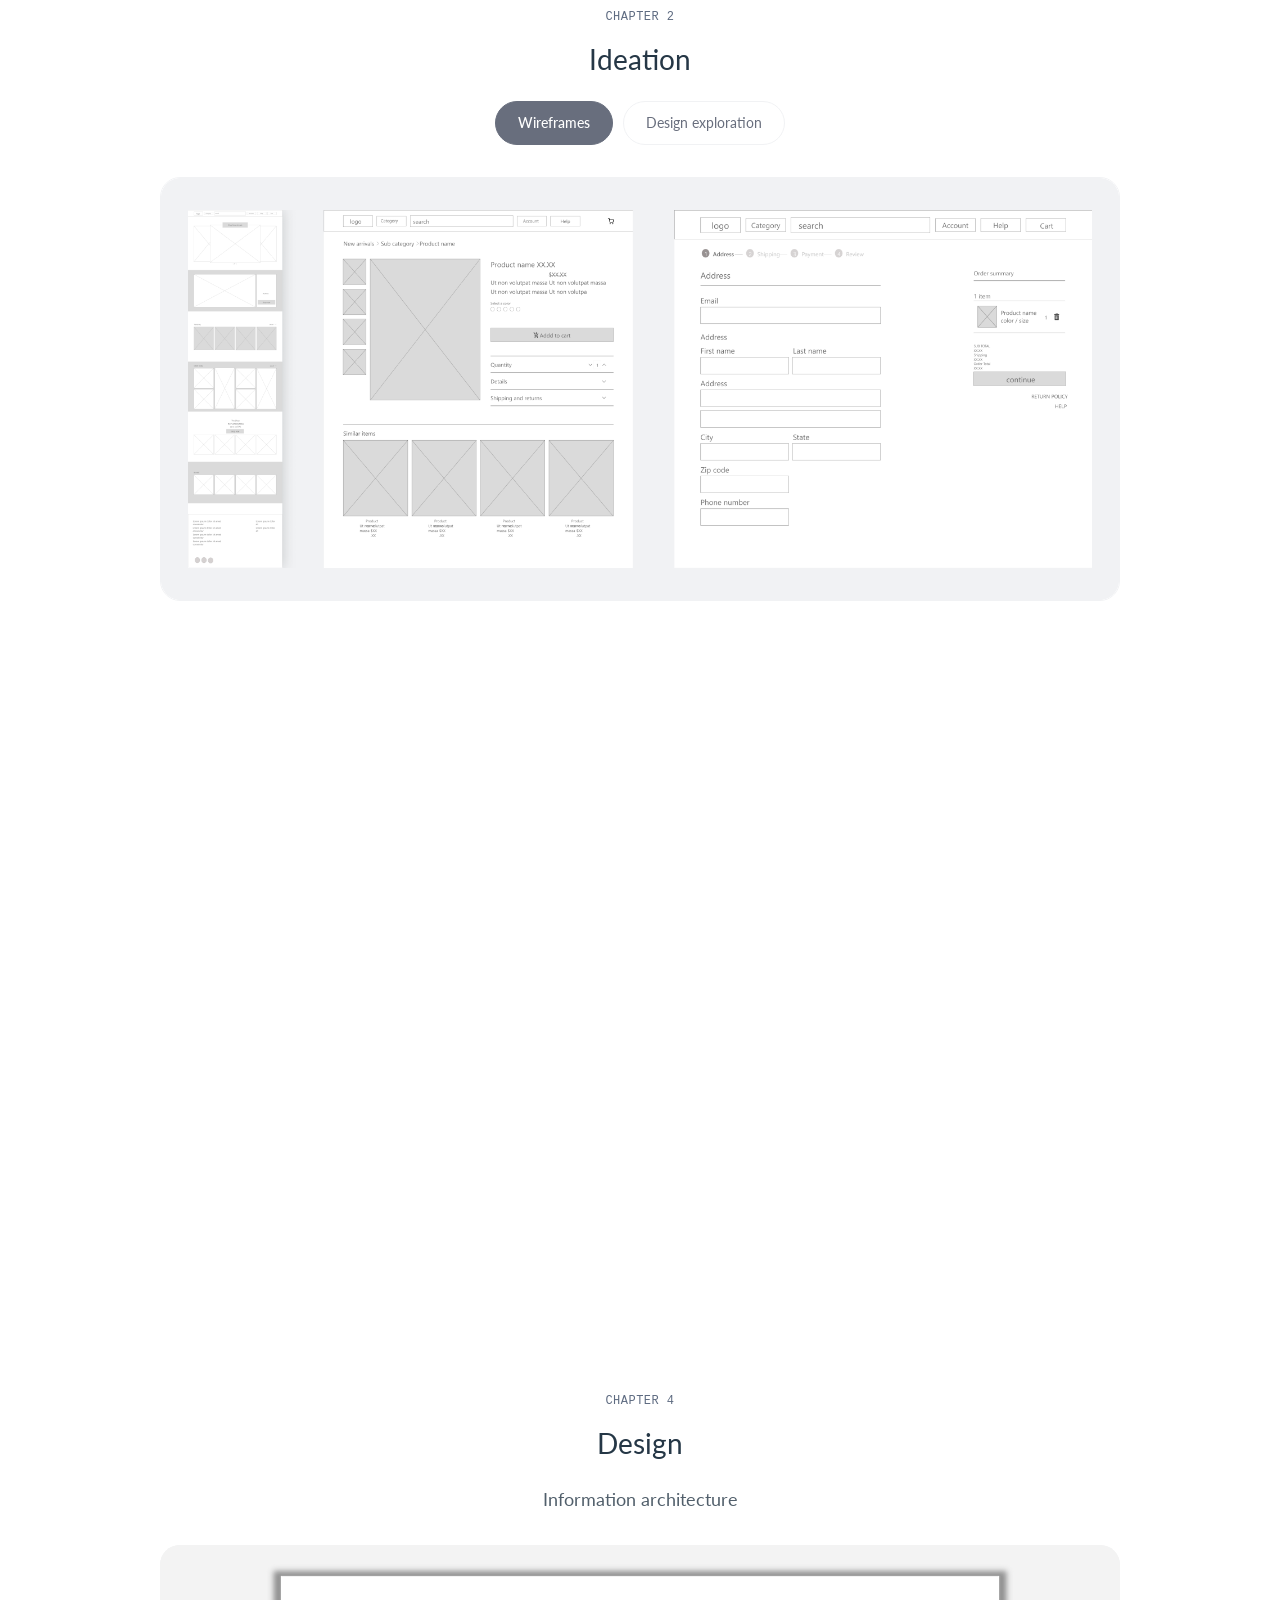
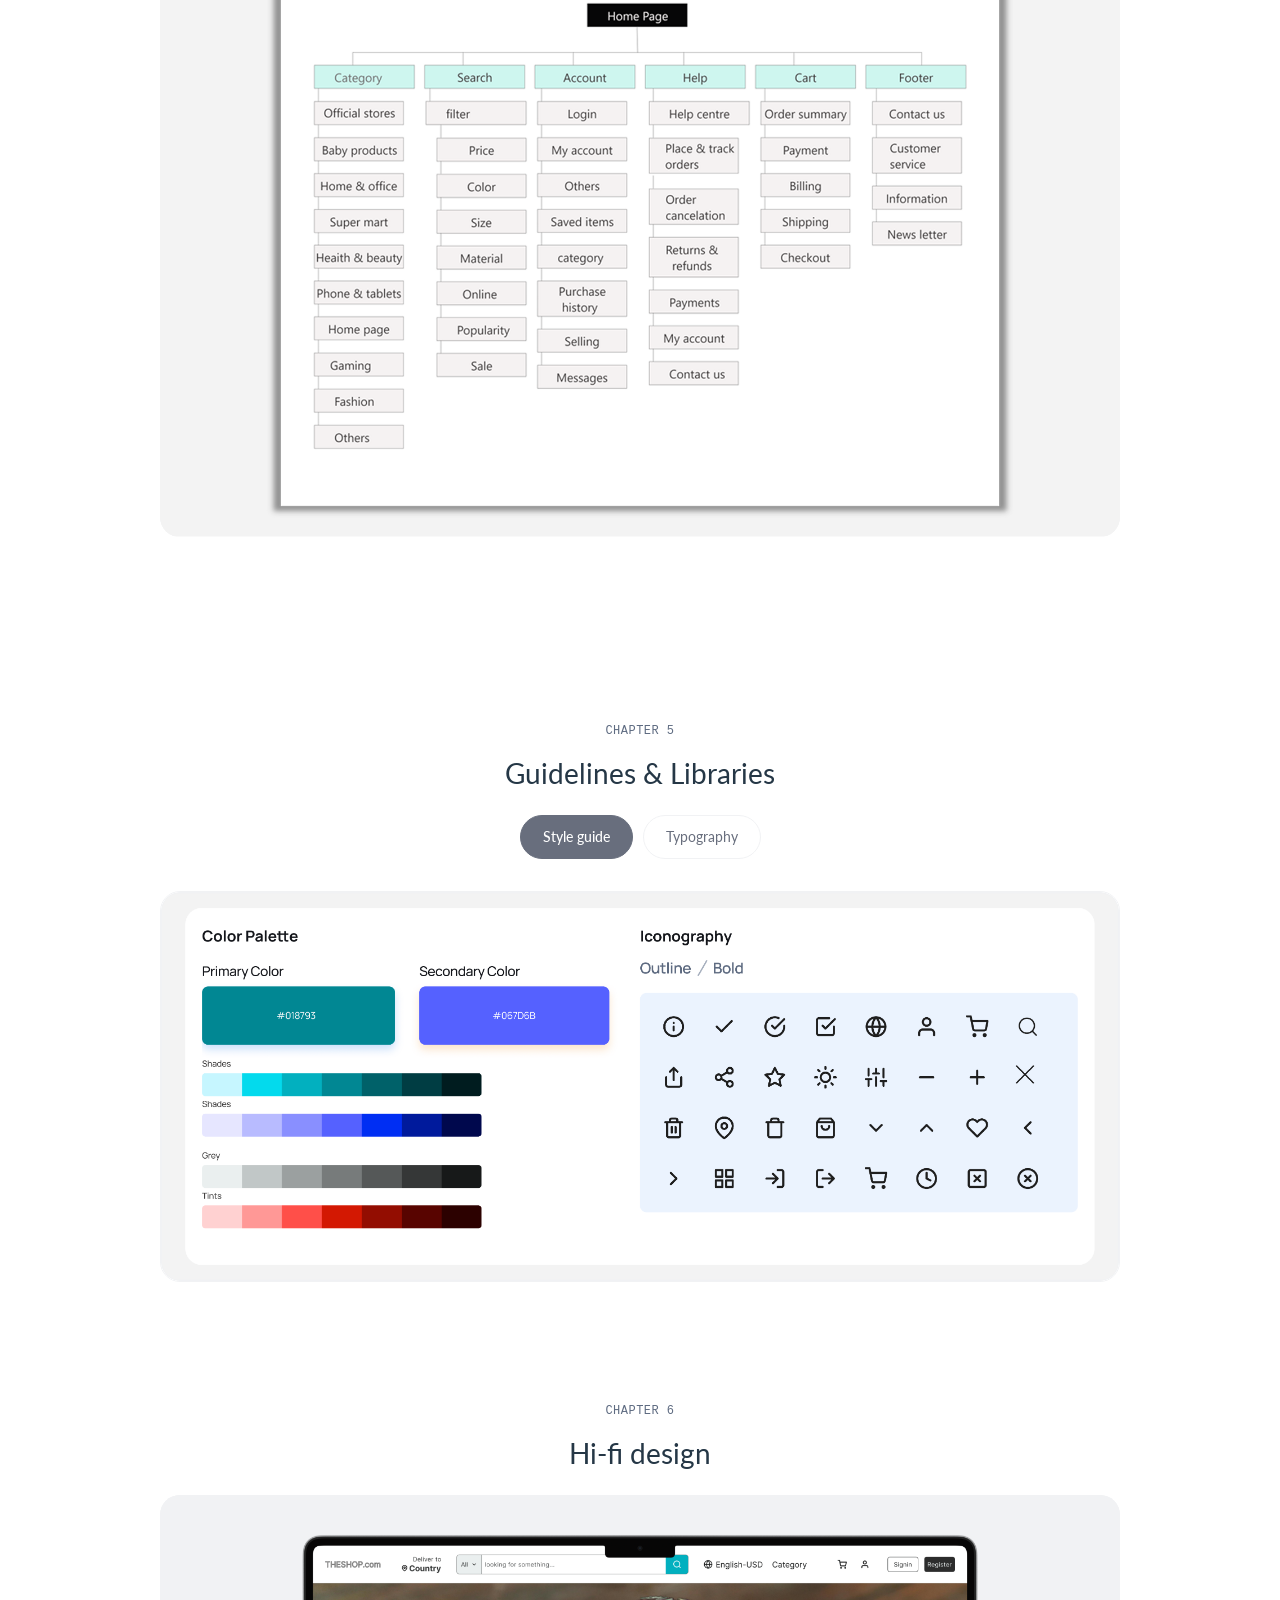
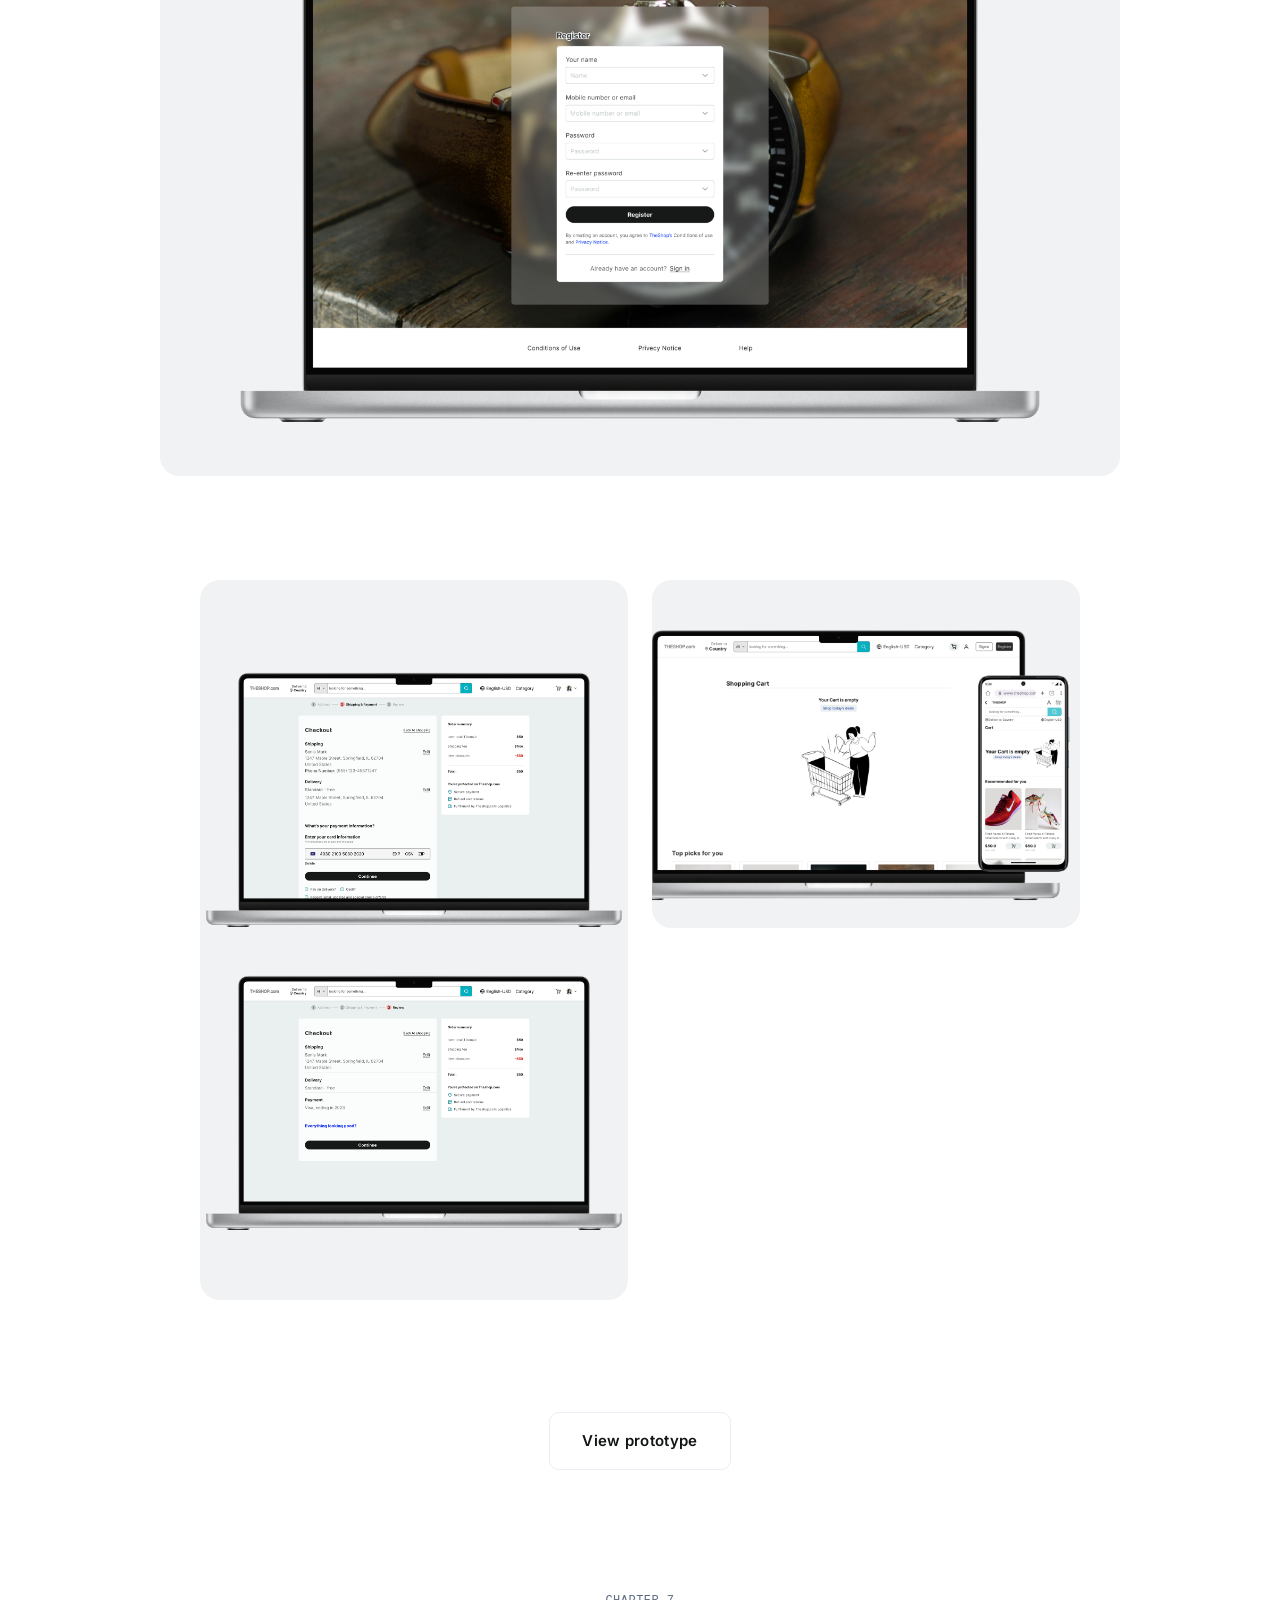
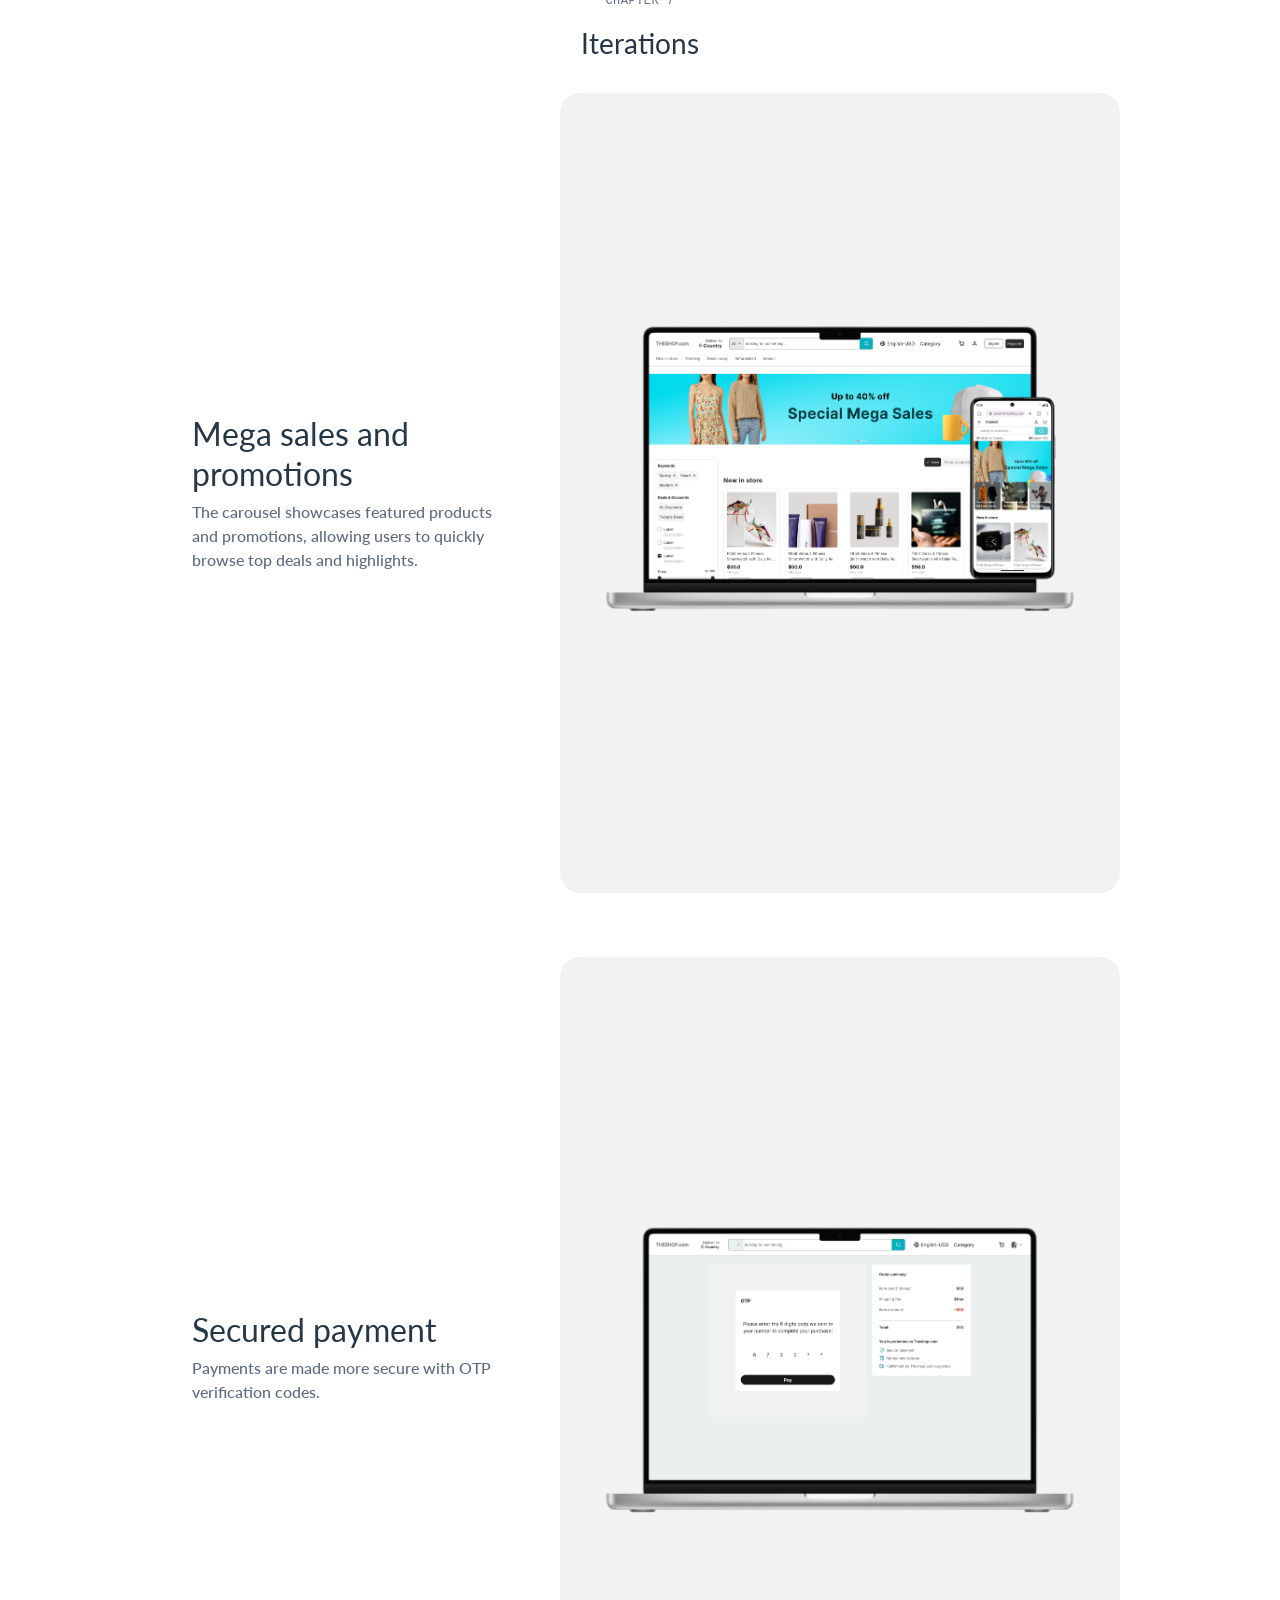
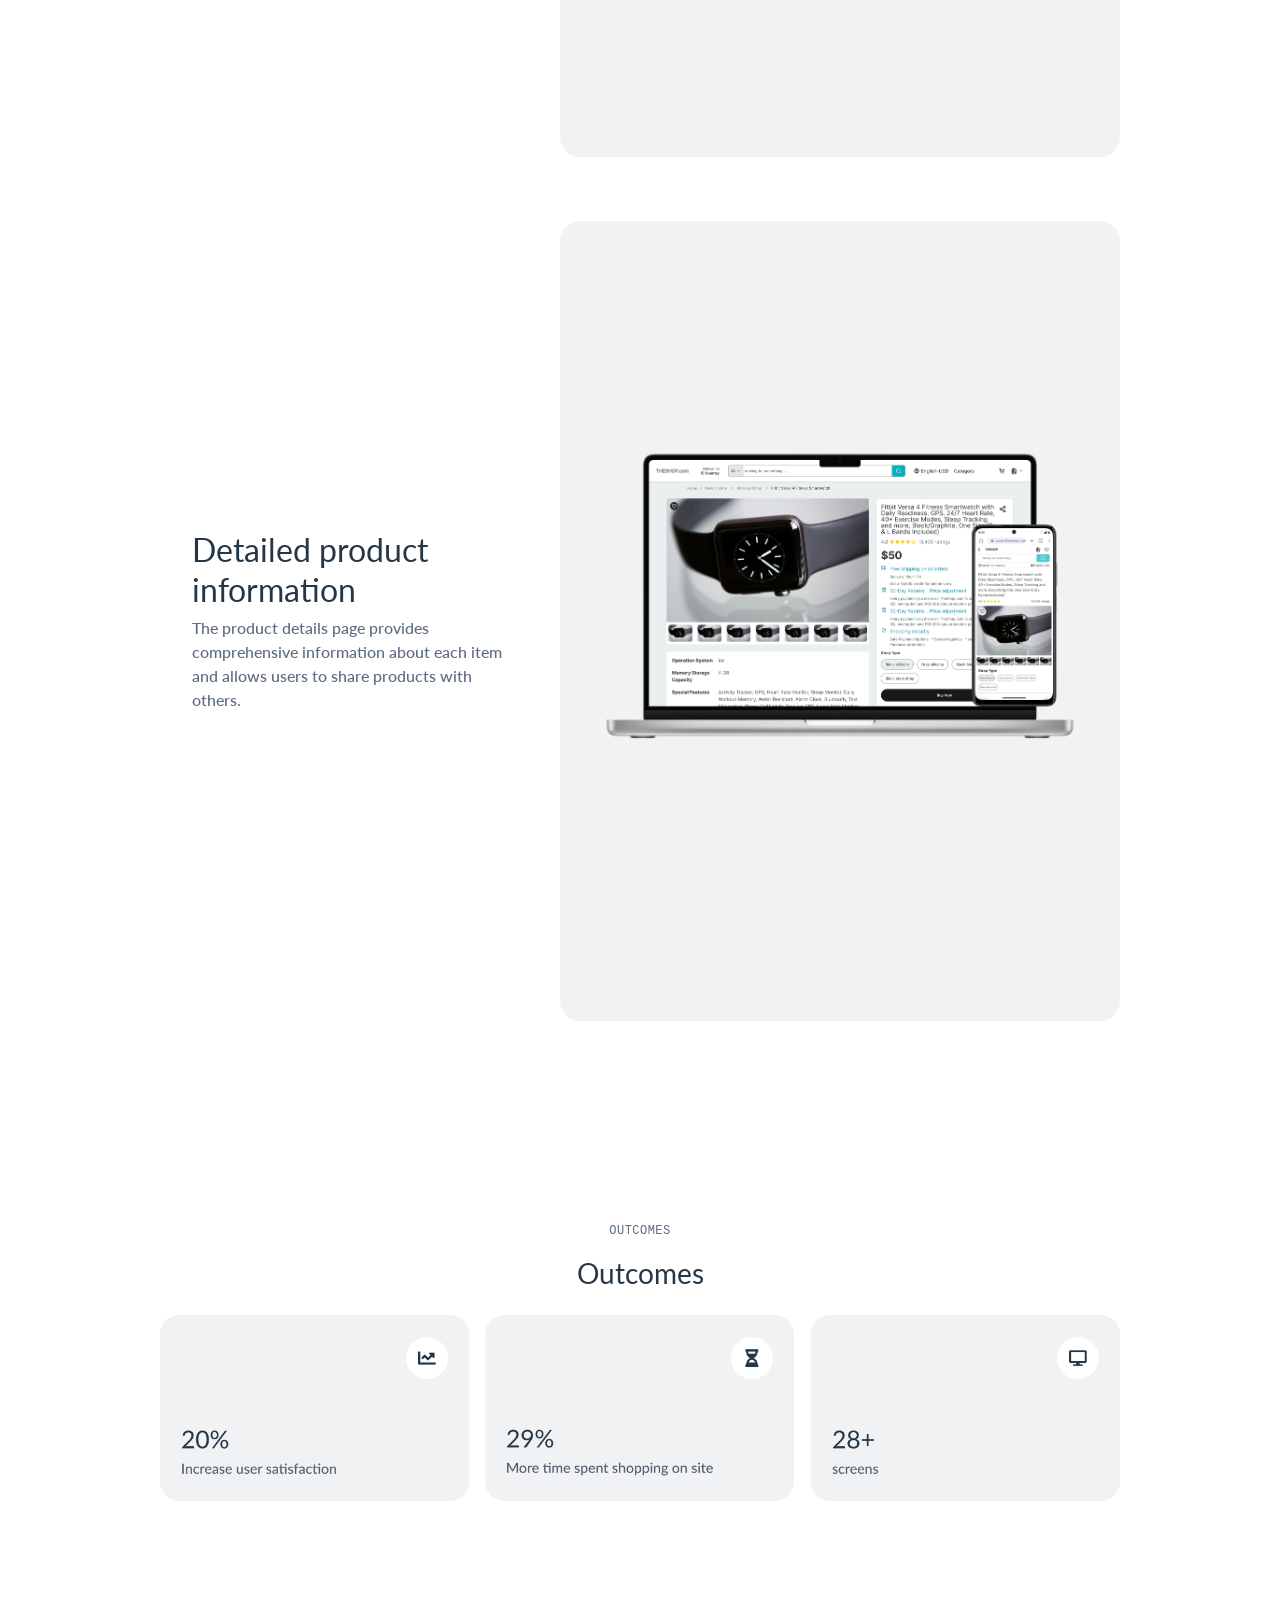
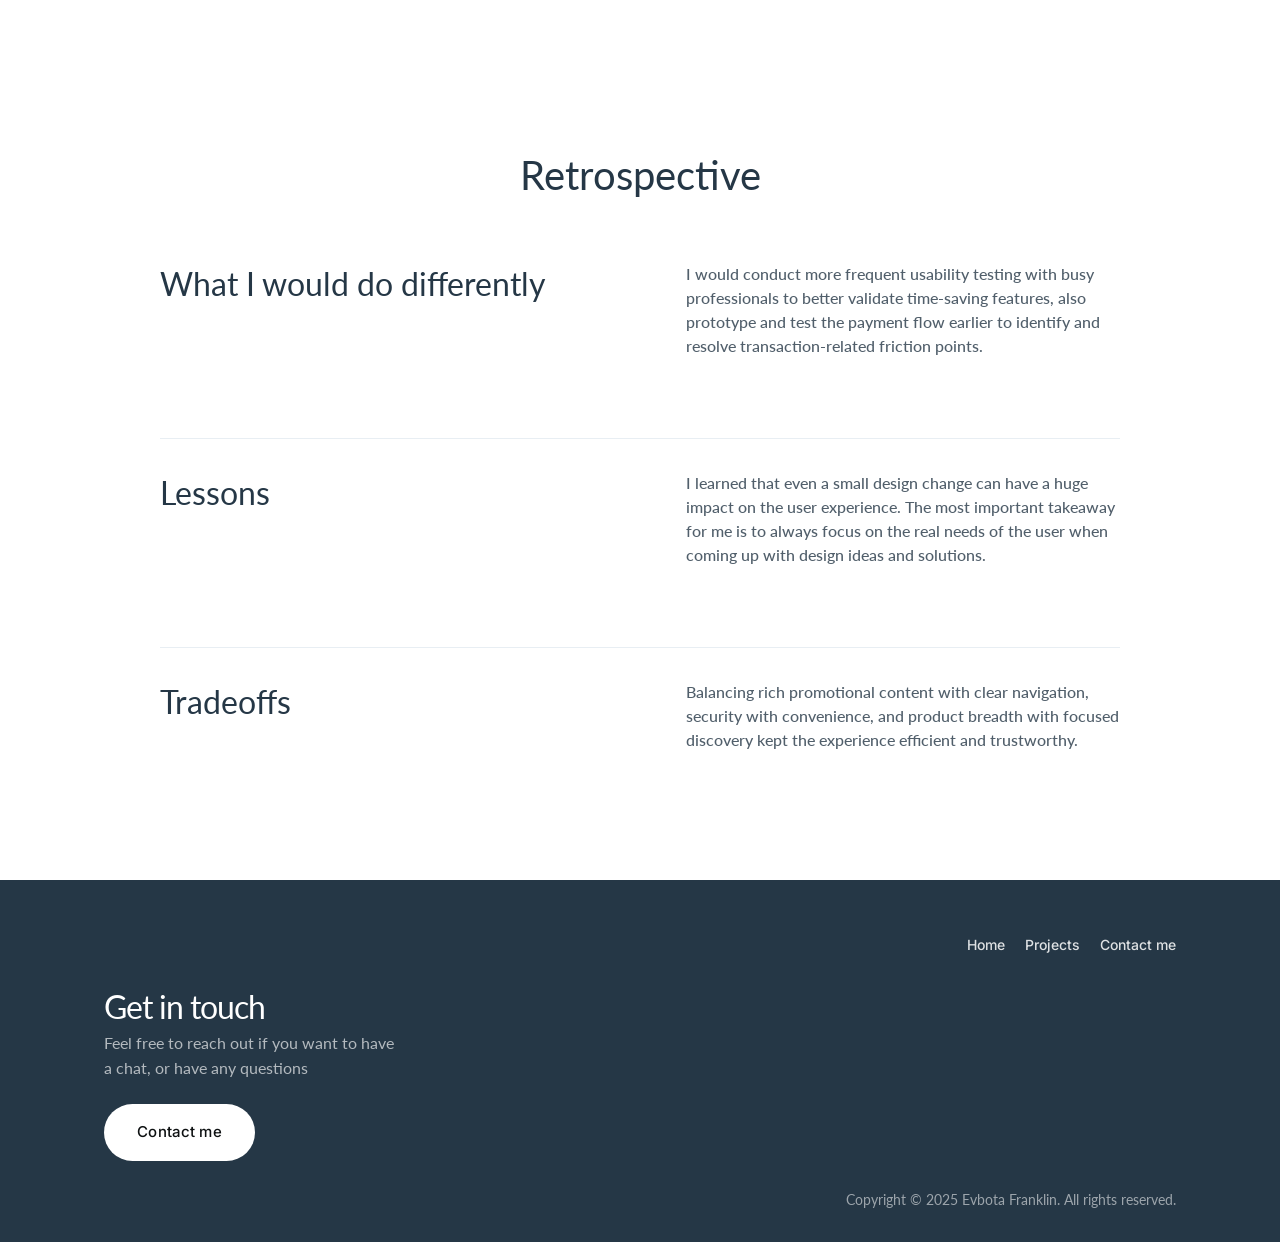
<file: case-study-theshop.html>
<!doctype html>
<html lang="en">
  <head>
    <meta charset="utf-8" />
    <meta name="viewport" content="width=device-width, initial-scale=1" />
    <title>TheShop — Case study · Frank Evbota</title>
    <meta
      name="description"
      content="TheShop case study — a special mega sales online retail platform."
    />
    <link rel="icon" href="assets/images/icons/favicon-light.svg" />
    <link rel="stylesheet" href="assets/css/bootstrap.min.css" />
    <link rel="stylesheet" href="assets/css/main.css" />
    <link rel="stylesheet" href="assets/css/brand.css" />
    <link rel="stylesheet" href="assets/css/page-transitions.css" />
    <link rel="stylesheet" href="assets/css/discovery-tabs.css" />
    <script>document.documentElement.classList.add("fe-anim-ready");</script>
  </head>
  <body>
    <header class="fe-header">
      <div class="fe-header__inner">
        <a class="fe-logo" href="index.html">fe.</a>
        <button class="fe-burger" type="button" aria-label="Open menu" data-fe-menu>
          <span></span><span></span><span></span>
        </button>
        <nav class="fe-nav" data-fe-nav>
          <a href="index.html">Home</a>
          <a class="is-active" href="projects.html">Projects</a>
          <a href="https://rxresu.me/onefranc/franklin-evbota-ux-resume" target="_blank" rel="noopener noreferrer">Download CV</a>
          <a class="fe-nav__cta fe-nav__cta--secondary" href="contact-me.html">Contact me</a>
        </nav>
      </div>
    </header>

    <main>
      <header class="fe-case-hero fe-rhythm" data-animate="fade">
        <p class="fe-section__label">Case study · Website</p>
        <h1>TheShop</h1>
        <p class="fe-case-hero__lead">
          A Special Mega Sales Online Store
        </p>
        <div class="fe-case-cover" data-animate="clip">
          <img
            src="assets/images/case-theshop/theshop-hero.png"
            alt="TheShop product preview"
          />
        </div>
        <div class="fe-case-meta">
          <a class="fe-btn fe-btn--ghost" href="https://drive.google.com/file/d/1ASYBC-lyuTVhfA7YVEXc-p3GBXbdW5HB/view?usp=drive_link" data-placeholder="case-pdf" target="_blank" rel="noopener noreferrer">Download PDF</a>
        </div>
      </header>

      <section class="fe-retro fe-rhythm" data-animate="up">
        <div class="fe-retro__content">
          <div class="fe-retro__block fe-case-row">
            <h2 class="fe-retro__h">Problem</h2>
            <p class="fe-retro__p">
              “Available online shopping websites have challenges in providing an intuitive and secure shopping experience to users. The existing search filter functionality needs improvement, and there is a need to enhance the payment system's security while maintaining user convenience..”
            </p>
          </div>

          <div class="fe-retro__divider" aria-hidden="true"></div>

          <div class="fe-retro__block fe-case-row">
            <h2 class="fe-retro__h">Details</h2>
              <div class="fe-detail-icons">
                <div class="fe-detail-icons__row">
                  <svg class="fe-detail-icons__icon" width="16" height="16" viewBox="0 0 16 16" fill="none" aria-hidden="true">
                    <path d="M4.66603 13.833H11.332V3.41699C11.332 2.72699 10.772 2.16699 10.082 2.16699H5.91603C5.22603 2.16699 4.66603 2.72699 4.66603 3.41699V13.833ZM6.33203 3.83299H9.66603V4.66699H6.33203V3.83299ZM14.666 5.91699V12.583C14.666 13.273 14.106 13.833 13.416 13.833H12.166V4.66699H13.416C14.106 4.66699 14.666 5.22699 14.666 5.91699ZM3.83203 13.833H2.58203C1.89203 13.833 1.33203 13.273 1.33203 12.583V5.91699C1.33203 5.22699 1.89203 4.66699 2.58203 4.66699H3.83203V13.833Z" fill="#253746"/>
                  </svg>
                  <p class="fe-retro__p">My role: Sole designer</p>
                </div>
                <div class="fe-detail-icons__row">
                  <svg class="fe-detail-icons__icon" width="16" height="16" viewBox="0 0 16 16" fill="none" aria-hidden="true">
                    <path d="M7.99903 1.33301C4.31703 1.33301 1.33203 4.31801 1.33203 8.00001C1.33203 11.682 4.31703 14.667 7.99903 14.667C11.681 14.667 14.666 11.682 14.666 8.00001C14.666 4.31801 11.681 1.33301 7.99903 1.33301ZM7.99903 12.946C5.26503 12.946 3.05303 10.734 3.05303 8.00001C3.05303 5.26601 5.26503 3.05401 7.99903 3.05401C10.733 3.05401 12.945 5.26601 12.945 8.00001C12.945 10.734 10.733 12.946 7.99903 12.946ZM7.99903 4.55901C6.09903 4.55901 4.55803 6.10001 4.55803 8.00001C4.55803 9.90001 6.09903 11.441 7.99903 11.441C9.89903 11.441 11.44 9.90001 11.44 8.00001C11.44 6.10001 9.89903 4.55901 7.99903 4.55901ZM7.99903 9.72001C7.05003 9.72001 6.27903 8.94901 6.27903 8.00001C6.27903 7.05101 7.05003 6.27901 7.99903 6.27901C8.94803 6.27901 9.71903 7.05101 9.71903 8.00001C9.71903 8.94901 8.94803 9.72001 7.99903 9.72001Z" fill="#253746"/>
                  </svg>
                  <p class="fe-retro__p">Responsibilities: End-to-end process</p>
                </div>
              </div>
          </div>

          <div class="fe-retro__divider" aria-hidden="true"></div>

          <div class="fe-retro__block fe-case-row">
            <h2 class="fe-retro__h">Goal</h2>
            <p class="fe-retro__p">
              “Design a website providing an exceptional user experience through efficient search filter functionality, ensuring a secure and trustworthy payment system, and consistently offering a diverse and curated selection of products”.
            </p>
          </div>
        </div>
      </section>

      <section class="fe-case-block fe-case-hero-text fe-rhythm" data-animate="up">
        <h2 class="fe-case-display">Highlights</h2>
        <p class="fe-case-quote">
          TheShop is a special mega sales online store designed to help users discover unbeatable deals across a wide range of product categories with ease.
        </p>
        <div class="fe-case-cover fe-highlights-img" data-animate="clip">
          <div class="fe-highlights-frame fe-highlights-frame--theshop">
            <img
              src="assets/images/case-theshop/Highlights/theshop-highlights-Left column.png"
              alt="TheShop highlights"
            />
            <div class="fe-highlights-side">
              <img src="assets/images/case-theshop/Highlights/theshop-Highlights-16M.png" alt="TheShop — 16M products" />
              <img src="assets/images/case-theshop/Highlights/theshop-Highlights-5.5M.png" alt="TheShop — 5.5M shoppers" />
            </div>
          </div>
        </div>
      </section>

      <section class="fe-case-block fe-discovery fe-rhythm" data-animate="up">
        <p class="fe-case-label">Chapter 1</p>
        <h2>Discovery</h2>

        <div data-tabs class="fe-tabs-gap">
          <div class="fe-tabs" role="tablist" aria-label="Discovery topics">
            <button type="button" class="fe-tabs__btn is-active" role="tab" data-tab="0" aria-selected="true">
              Understanding users
            </button>
            <button type="button" class="fe-tabs__btn" role="tab" data-tab="1" aria-selected="false">
              Competitive analysis
            </button>
            <button type="button" class="fe-tabs__btn" role="tab" data-tab="2" aria-selected="false">
              Building empathy
            </button>
          </div>
          <div class="fe-tabs-frame">
            <div class="fe-tabs-frame__card is-active" data-panel="0" role="tabpanel">
              <img class="fe-discovery-card__img" src="assets/images/case-theshop/discovery/theshop-discovery-understanding users.png" alt="Understanding users" />
            </div>
            <div class="fe-tabs-frame__card" data-panel="1" role="tabpanel">
              <img class="fe-discovery-card__img" src="assets/images/case-theshop/discovery/theshop-discoveryCompetitive analysis.png" alt="Competitive analysis" />
            </div>
            <div class="fe-tabs-frame__card" data-panel="2" role="tabpanel">
              <img class="fe-discovery-card__img" src="assets/images/case-theshop/discovery/theshop-discovery-building empathy.png" alt="Building empathy" />
            </div>
          </div>
        </div>
      </section>

      <section class="fe-case-block fe-rhythm" data-animate="up">
        <p class="fe-case-label">Chapter 2</p>
        <h2>Ideation</h2>

        <div data-tabs class="fe-tabs-gap">
          <div class="fe-tabs" role="tablist" aria-label="Ideation topics">
            <button type="button" class="fe-tabs__btn is-active" role="tab" data-tab="0" aria-selected="true">
              Wireframes
            </button>
            <button type="button" class="fe-tabs__btn" role="tab" data-tab="1" aria-selected="false">
              Design exploration
            </button>
          </div>
          <div class="fe-tabs-frame">
            <div class="fe-tabs-frame__card is-active" data-panel="0" role="tabpanel">
              <img src="assets/images/case-theshop/ideation/theshop-ideation-wireframes.png" alt="Wireframes" />
            </div>
            <div class="fe-tabs-frame__card" data-panel="1" role="tabpanel">
              <img src="assets/images/case-theshop/ideation/theshop-ideation-Design exploration.png" alt="Design exploration" />
            </div>
          </div>
        </div>
      </section>

      <section class="fe-case-block fe-rhythm" data-animate="up">
        <p class="fe-case-label">Chapter 3</p>
        <h2>Evaluative research</h2>
      </section>

      <div class="fe-eval-shell fe-rhythm" data-animate="up">
        <div class="fe-eval-table">
          <div class="fe-eval-left">
            <div class="fe-eval-label">
              <p class="fe-eval-tag">Research</p>
              <h3 class="fe-eval-title">User testing</h3>
            </div>
            <div class="fe-eval-body">
              <p class="fe-eval-lead">
                From the evaluative research, I learned how satisfied participants were with the prototype. Additionally, I identified the required changes to improve the experience. User testing revealed that the majority of users accessed TheShop on mobile devices, highlighting the need for mobile-first design enhancements. Here are the main takeaways:
              </p>
              <ul class="fe-eval-screeners">
                <li>
                  <span class="fe-eval-bullet" aria-hidden="true">&bull;</span>
                  <span>Purchase intent increased significantly when discounts and promotions were clearly visible on product listings.</span>
                </li>
                <li>
                  <span class="fe-eval-bullet" aria-hidden="true">&bull;</span>
                  <span>Users frequently abandoned their carts due to unexpected or unclear shipping costs revealed at checkout.</span>
                </li>
                <li>
                  <span class="fe-eval-bullet" aria-hidden="true">&bull;</span>
                  <span>Participants described the site navigation as cluttered, which slowed product discovery and increased frustration.</span>
                </li>
              </ul>
            </div>
          </div>

          <aside class="fe-eval-right">
                <div class="fe-eval-card__text">
                  <p class="fe-eval-card__quote">
                    “Users showed strong interest in refurbished technology products, driven primarily by affordability”.
                  </p>
                </div>
                <div class="fe-eval-card__person-row">
                  <div class="fe-eval-card__avatar" aria-hidden="true">
                    <svg viewBox="0 0 18 20" width="18" height="20" fill="currentColor" xmlns="http://www.w3.org/2000/svg">
                      <path d="M9 9.5c2.2 0 4-1.8 4-4s-1.8-4-4-4-4 1.8-4 4 1.8 4 4 4Zm0 1.5c-3.3 0-6 1.8-6 4v1.5h12V15c0-2.2-2.7-4-6-4Z"/>
                    </svg>
                  </div>
                  <div class="fe-eval-card__meta">
                    <p class="fe-eval-card__name">Participant 7</p>
                    <p class="fe-eval-card__role">User summarising impressions of the website</p>
                  </div>
                </div>
          </aside>
        </div>
      </div>

      <section class="fe-case-block fe-rhythm" data-animate="up">
        <p class="fe-case-label">Chapter 4</p>
        <h2>Design</h2>
        <p class="fe-case-subcopy">Information architecture</p>
        <div class="fe-case-cover" data-animate="clip">
          <img
            src="assets/images/case-theshop/theshop-design-Info arch.png"
            alt="Information architecture"
          />
        </div>
      </section>

      <section class="fe-case-block fe-rhythm" data-animate="up">
        <p class="fe-case-label">Chapter 5</p>
        <h2>Guidelines &amp; Libraries</h2>

        <div data-tabs>
          <div class="fe-tabs" role="tablist" aria-label="Guidelines topics">
            <button type="button" class="fe-tabs__btn is-active" role="tab" data-tab="0" aria-selected="true">
              Style guide
            </button>
            <button type="button" class="fe-tabs__btn" role="tab" data-tab="1" aria-selected="false">
              Typography
            </button>
          </div>
          <div class="fe-tabs-frame">
            <div class="fe-tabs-frame__card is-active" data-panel="0" role="tabpanel">
              <img src="assets/images/case-theshop/Guidelines & Libraries/theshop-Guidelines & Libraries-style guide.png" alt="Style guide" />
            </div>
            <div class="fe-tabs-frame__card" data-panel="1" role="tabpanel">
              <img src="assets/images/case-theshop/Guidelines & Libraries/theshop-Guidelines & Libraries-typography.png" alt="Typography" />
            </div>
          </div>
        </div>
      </section>

      <section class="fe-case-block fe-rhythm" data-animate="up">
        <p class="fe-case-label">Chapter 6</p>
        <h2>Hi-fi design</h2>
        <div class="fe-case-cover" data-animate="clip">
          <img src="assets/images/case-theshop/hifi/theshop-hifi-hifi bottom.png" alt="Hi-fi design overview" />
        </div>
        <div class="fe-case-gallery" data-stagger="80">
          <img data-animate="scale" src="assets/images/case-theshop/hifi/theshop-hifi-Left-column.png" alt="Hi-fi design — left column mockups" />
          <div class="fe-highlights-side">
            <img data-animate="scale" src="assets/images/case-theshop/hifi/theshop-hifi-right-column-top.png" alt="Hi-fi design — right column, top" />
            <img data-animate="scale" src="assets/images/case-theshop/hifi/theshop-hifi-right-column-bottom.png" alt="Hi-fi design — right column, bottom" />
          </div>
        </div>
        <p>
          <a class="fe-btn fe-btn--ghost" href="https://www.figma.com/proto/OtlGWGq8Q3FK6VpandB22J/TheShop?node-id=147-2751&t=G3KxihFFtvHJFtQL-1&scaling=scale-down-width&content-scaling=fixed&page-id=3%3A2&starting-point-node-id=147%3A2751" data-placeholder="prototype" target="_blank" rel="noopener noreferrer">View prototype</a>
        </p>
      </section>

      <section class="fe-case-block fe-iter-section fe-iter-section--full fe-rhythm" data-animate="up">
        <p class="fe-case-label">Chapter 7</p>
        <h2 class="fe-iter-heading">Iterations</h2>
        <div class="fe-iter-stack">
        <article class="fe-iter-row" data-animate="up">
          <div class="fe-iter-copy">
            <h3 class="fe-iter-title">Mega sales and promotions</h3>
            <p class="fe-iter-body">The carousel showcases featured products and promotions, allowing users to quickly browse top deals and highlights.</p>
          </div>
          <div class="fe-iter-mock">
            <img src="assets/images/case-theshop/Iteration/theshop-Iterations-Mega sales and promotions.png" alt="Mega sales and promotions" />
          </div>
        </article>
        <article class="fe-iter-row" data-animate="up">
          <div class="fe-iter-copy">
            <h3 class="fe-iter-title">Secured payment</h3>
            <p class="fe-iter-body">Payments are made more secure with OTP verification codes.</p>
          </div>
          <div class="fe-iter-mock">
            <img src="assets/images/case-theshop/Iteration/theshop-iterations-Secured payment.png" alt="Secured payment" />
          </div>
        </article>
        <article class="fe-iter-row" data-animate="up">
          <div class="fe-iter-copy">
            <h3 class="fe-iter-title">Detailed product information</h3>
            <p class="fe-iter-body">The product details page provides comprehensive information about each item and allows users to share products with others.</p>
          </div>
          <div class="fe-iter-mock">
            <img src="assets/images/case-theshop/Iteration/theshop-Iterations-Detailed product information.png" alt="Detailed product information" />
          </div>
        </article>
        </div>
      </section>

      <section class="fe-case-block fe-rhythm" data-animate="up">
        <p class="fe-case-label">Outcomes</p>
        <h2>Outcomes</h2>
        <div class="fe-case-gallery fe-case-gallery--trio" data-stagger="80">
          <img data-animate="scale" src="assets/images/case-theshop/outcomes/theshop-outcomes-user%20satisfaction.png" alt="Outcomes 1" />
          <img data-animate="scale" src="assets/images/case-theshop/outcomes/theshop-outcomes-time spent.png" alt="Outcomes 2" />
          <img data-animate="scale" src="assets/images/case-theshop/outcomes/theshop-outcomes-Screens.png" alt="Outcomes 3" />
        </div>
      </section>

      <section class="fe-retro fe-rhythm" data-animate="up">
        <header class="fe-retro__title">
          <h2 class="fe-case-display">Retrospective</h2>
        </header>

        <div class="fe-retro__content">
          <div class="fe-retro__block fe-case-row">
            <h3 class="fe-retro__h">What I would do differently</h3>
            <p class="fe-retro__p">
              I would conduct more frequent usability testing with busy professionals to better validate time-saving features, also prototype and test the payment flow earlier to identify and resolve transaction-related friction points.
            </p>
          </div>
          <div class="fe-retro__divider" aria-hidden="true"></div>
          <div class="fe-retro__block fe-case-row">
            <h3 class="fe-retro__h">Lessons</h3>
            <p class="fe-retro__p">
              I learned that even a small design change can have a huge impact on the user experience. The most important takeaway for me is to always focus on the real needs of the user when coming up with design ideas and solutions.
            </p>
          </div>
          <div class="fe-retro__divider" aria-hidden="true"></div>
          <div class="fe-retro__block fe-case-row">
            <h3 class="fe-retro__h">Tradeoffs</h3>
            <p class="fe-retro__p">
              Balancing rich promotional content with clear navigation, security with convenience, and product breadth with focused discovery kept the experience efficient and trustworthy.
            </p>
          </div>
        </div>
      </section>
    </main>

    <footer class="fe-footer">
      <div class="fe-footer__inner">
        <nav class="fe-footer__nav" aria-label="Footer">
          <a href="index.html">Home</a>
          <a href="projects.html">Projects</a>
          <a href="contact-me.html">Contact me</a>
        </nav>
        <div class="fe-footer__cta">
          <h2>Get in touch</h2>
          <p>Feel free to reach out if you want to have a chat, or have any questions</p>
          <a class="fe-btn" href="contact-me.html">Contact me</a>
        </div>
        <div class="fe-footer__legal">
          <span>Copyright © 2025 Evbota Franklin. All rights reserved.</span>
        </div>
      </div>
    </footer>

    <script src="assets/js/scroll-animations.js"></script>
    <script src="assets/js/page-transitions.js"></script>
    <script src="assets/js/discovery-tabs.js"></script>
  </body>
</html>
</file>
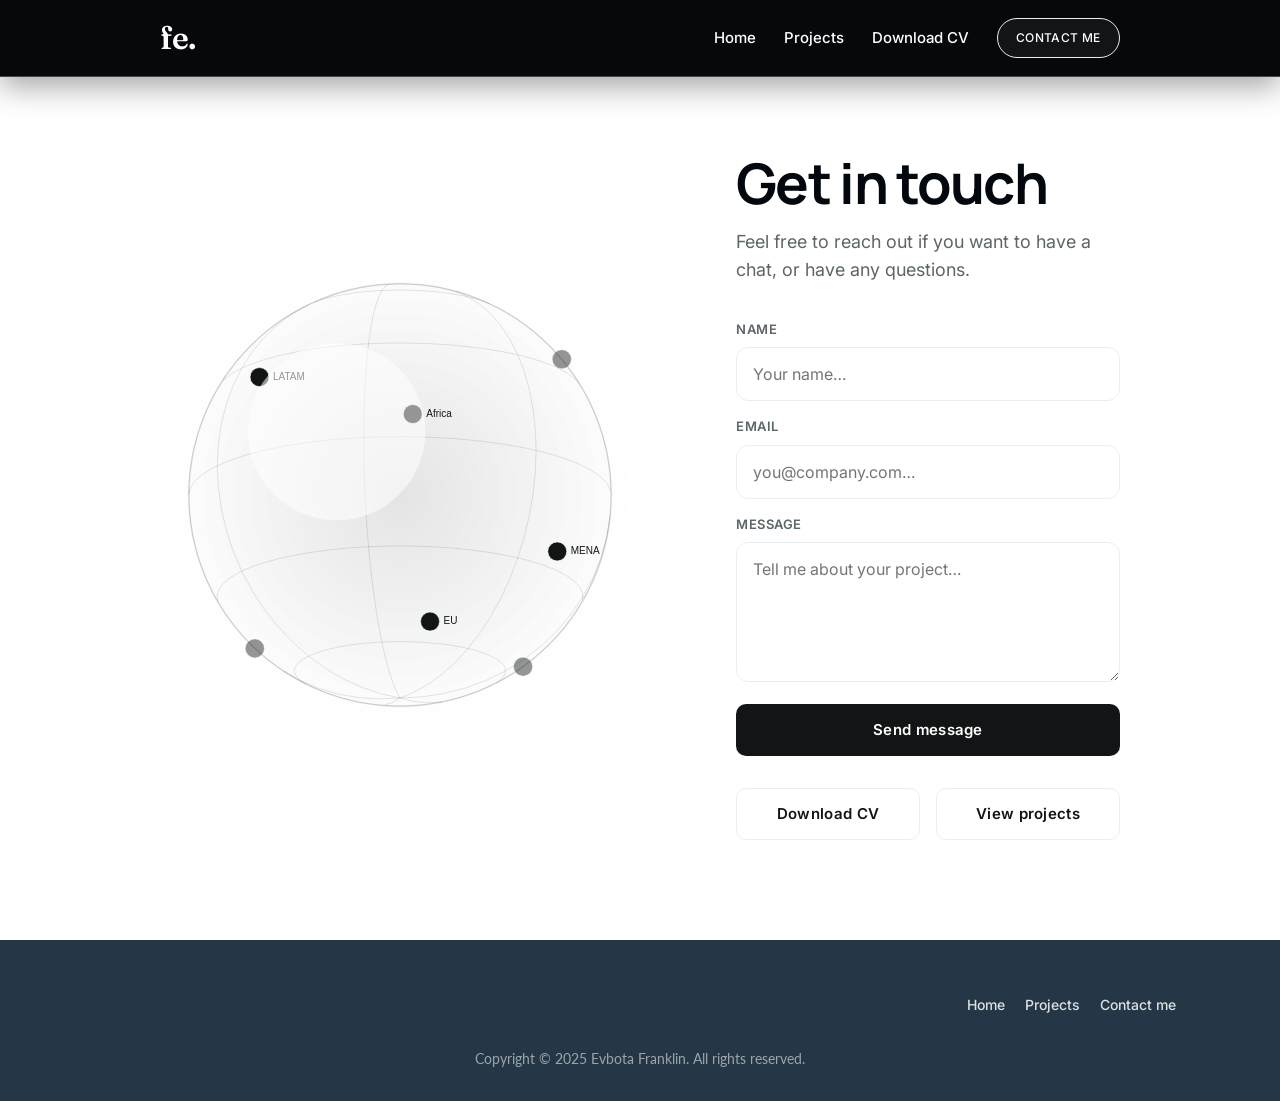
<file: contact-me.html>
<!doctype html>
<html lang="en">
  <head>
    <meta charset="utf-8" />
    <meta name="viewport" content="width=device-width, initial-scale=1" />
    <meta name="theme-color" content="#ffffff" />
    <title>Contact me — Frank Evbota</title>
    <meta name="description" content="Get in touch with Frank Evbota, Product Designer." />
    <link rel="icon" href="assets/images/icons/favicon-light.svg" />
    <link rel="stylesheet" href="assets/css/bootstrap.min.css" />
    <link rel="stylesheet" href="assets/css/main.css" />
    <link rel="stylesheet" href="assets/css/brand.css" />
    <link rel="stylesheet" href="assets/css/page-transitions.css" />
    <script>document.documentElement.classList.add("fe-anim-ready");</script>
  </head>
  <body>
    <a class="fe-skip-link" href="#main-content">Skip to main content</a>
    <header class="fe-header fe-header--overlay">
      <div class="fe-header__inner">
        <a class="fe-logo" href="index.html">fe.</a>
        <button class="fe-burger" type="button" aria-label="Open menu" data-fe-menu>
          <span></span><span></span><span></span>
        </button>
        <nav class="fe-nav" data-fe-nav>
          <a href="index.html">Home</a>
          <a href="projects.html">Projects</a>
          <a href="https://rxresu.me/onefranc/franklin-evbota-ux-resume" target="_blank" rel="noopener noreferrer">Download CV</a>
          <a class="fe-nav__cta fe-nav__cta--secondary is-active" href="contact-me.html">Contact me</a>
        </nav>
      </div>
    </header>

    <main>
      <section class="fe-contact fe-rhythm" data-animate="up" data-fe-nav-theme="light">
        <div class="fe-contact__frame">
          <div class="fe-globe" aria-label="Globe">
            <canvas class="fe-globe__canvas" aria-hidden="true" width="600" height="600"></canvas>
          </div>
          <div class="fe-contact__content">
            <h1>Get in touch</h1>
            <p class="fe-contact__lead">
              Feel free to reach out if you want to have a chat, or have any
              questions.
            </p>

            <form class="fe-form" action="https://formsubmit.co/reachevbotafranklin@gmail.com" method="post" enctype="text/plain">
              <div>
                <label for="name">Name</label>
                <input id="name" name="name" type="text" placeholder="Your name…" autocomplete="name" required />
              </div>
              <div>
                <label for="email">Email</label>
                <input id="email" name="email" type="email" placeholder="you@company.com…" autocomplete="email" required />
              </div>
              <div>
                <label for="message">Message</label>
                <textarea id="message" name="message" placeholder="Tell me about your project…" autocomplete="off" required></textarea>
              </div>
              <div>
                <button class="fe-btn fe-btn--dark" type="submit">Send message</button>
              </div>
            </form>

            <div class="fe-contact-links" id="download">
              <a class="fe-btn fe-btn--ghost" href="https://rxresu.me/onefranc/franklin-evbota-ux-resume">Download CV</a>
              <a class="fe-btn fe-btn--ghost" href="projects.html">View projects</a>
            </div>
          </div>
        </div>
      </section>
    </main>

    <footer class="fe-footer fe-footer--contact">
      <div class="fe-footer__inner">
        <nav class="fe-footer__nav" aria-label="Footer">
          <a href="index.html">Home</a>
          <a href="projects.html">Projects</a>
          <a href="contact-me.html">Contact me</a>
        </nav>
        <div class="fe-footer__legal">
          <span>Copyright © 2025 Evbota Franklin. All rights reserved.</span>
        </div>
      </div>
    </footer>
    <script src="assets/js/scroll-animations.js"></script>
    <script src="assets/js/page-transitions.js"></script>
    <script src="assets/js/globe.js"></script>
  </body>
</html>
</file>
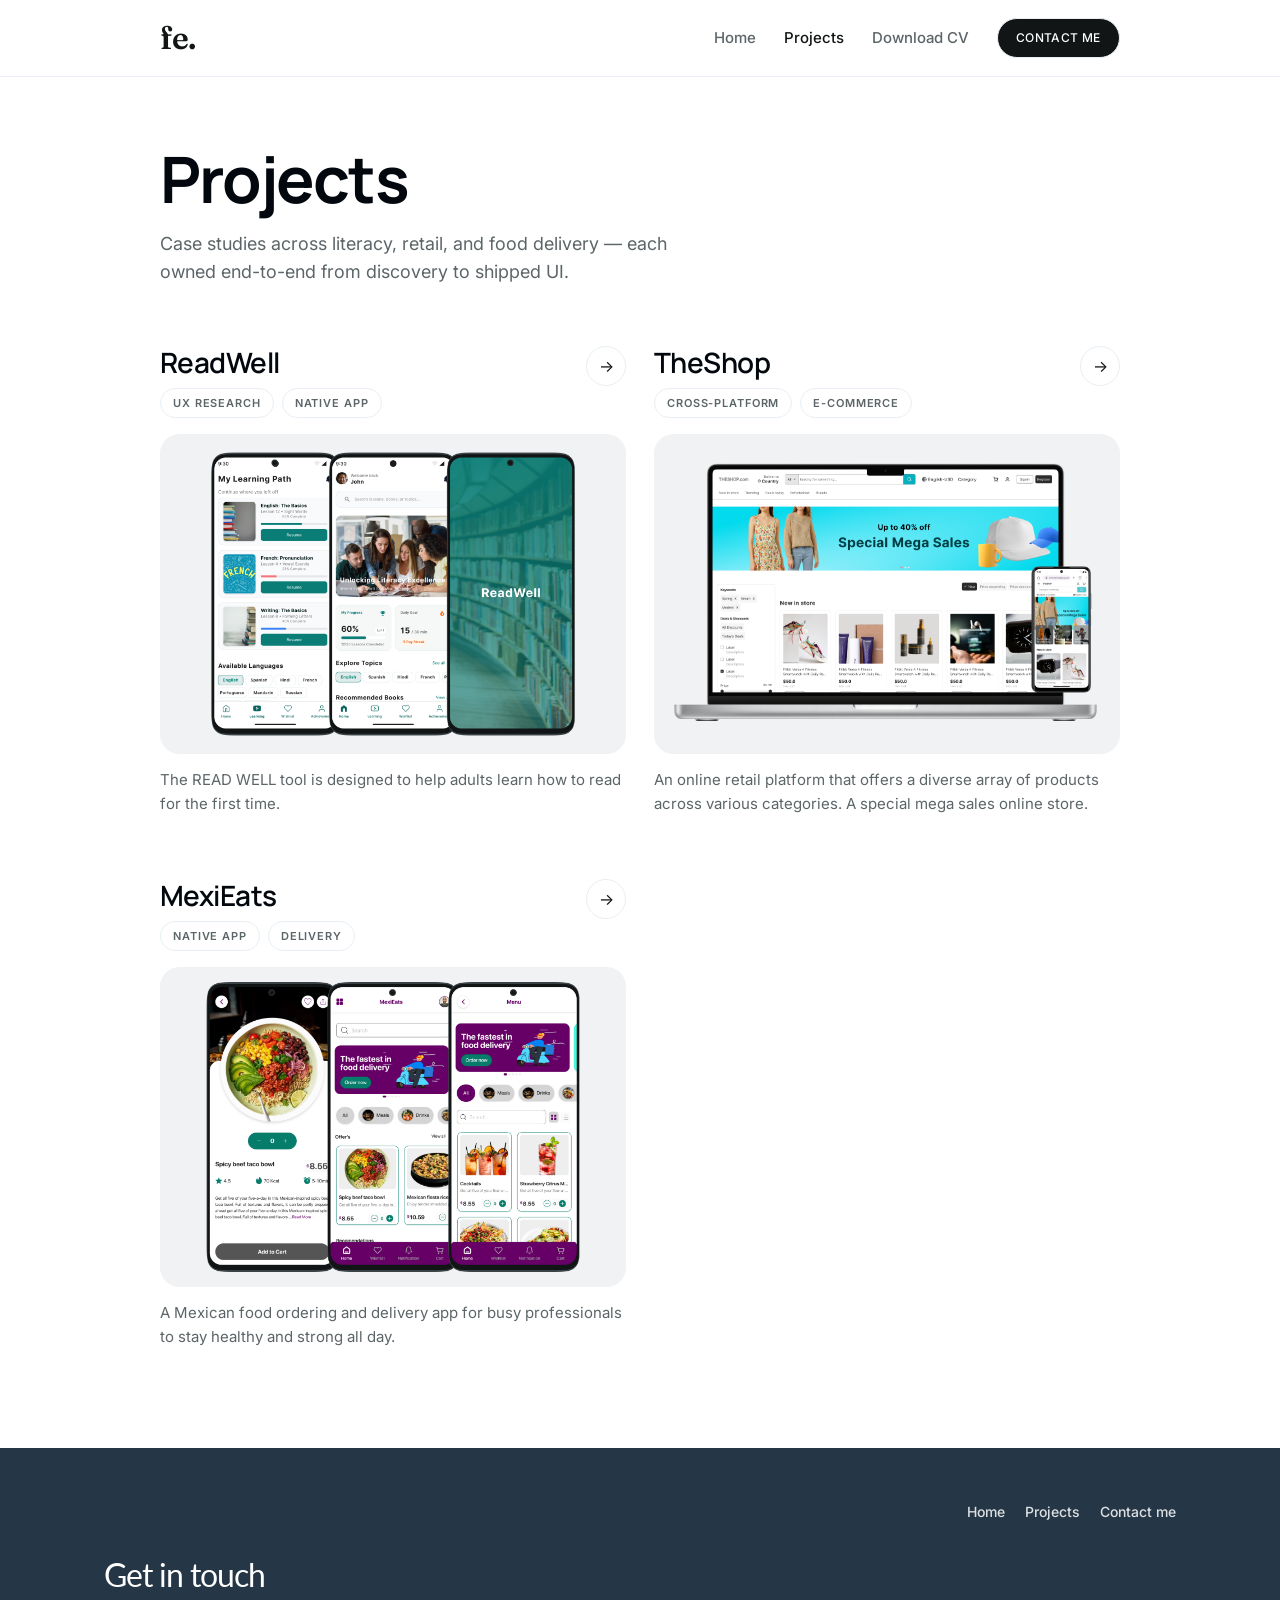
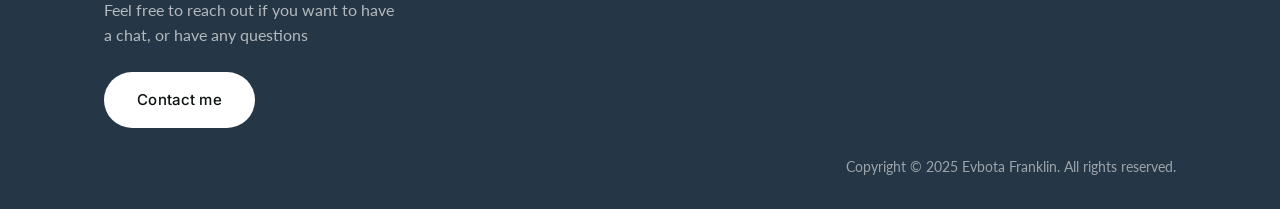
<file: projects.html>
<!doctype html>
<html lang="en">
  <head>
    <meta charset="utf-8" />
    <meta name="viewport" content="width=device-width, initial-scale=1" />
    <title>Projects — Frank Evbota</title>
    <meta name="description" content="Selected product design projects by Frank Evbota." />
    <link rel="icon" href="assets/images/icons/favicon-light.svg" />
    <link rel="stylesheet" href="assets/css/bootstrap.min.css" />
    <link rel="stylesheet" href="assets/css/main.css" />
    <link rel="stylesheet" href="assets/css/brand.css" />
    <link rel="stylesheet" href="assets/css/page-transitions.css" />
    <script>document.documentElement.classList.add("fe-anim-ready");</script>
  </head>
  <body>
    <header class="fe-header">
      <div class="fe-header__inner">
        <a class="fe-logo" href="index.html">fe.</a>
        <button class="fe-burger" type="button" aria-label="Open menu" data-fe-menu>
          <span></span><span></span><span></span>
        </button>
        <nav class="fe-nav" data-fe-nav>
          <a href="index.html">Home</a>
          <a class="is-active" href="projects.html">Projects</a>
          <a href="https://rxresu.me/onefranc/franklin-evbota-ux-resume" target="_blank" rel="noopener noreferrer">Download CV</a>
          <a class="fe-nav__cta fe-nav__cta--secondary" href="contact-me.html">Contact me</a>
        </nav>
      </div>
    </header>

    <main>
      <div class="fe-page-hero fe-rhythm" data-animate="fade">
        <h1>Projects</h1>
        <p>
          Case studies across literacy, retail, and food delivery — each owned
          end-to-end from discovery to shipped UI.
        </p>
      </div>

      <section class="fe-section fe-rhythm">
        <h2 class="fe-visually-hidden">Case studies</h2>
        <div class="fe-projects-grid" data-stagger="100">
          <a class="fe-project" data-animate="up" href="case-study-readwell.html">
            <div class="fe-project__meta">
              <div>
                <h3>ReadWell</h3>
                <div class="fe-project__tags"><span>UX Research</span><span>Native App</span></div>
              </div>
              <span class="fe-project__arrow" aria-hidden="true">→</span>
            </div>
            <div class="fe-project__media">
              <img src="assets/images/projects/readwell-thumb.png" alt="ReadWell" />
            </div>
            <p class="fe-project__desc">
              The READ WELL tool is designed to help adults learn how to read for
              the first time.
            </p>
          </a>

          <a class="fe-project" data-animate="up" href="case-study-theshop.html">
            <div class="fe-project__meta">
              <div>
                <h3>TheShop</h3>
                <div class="fe-project__tags"><span>Cross-platform</span><span>E-commerce</span></div>
              </div>
              <span class="fe-project__arrow" aria-hidden="true">→</span>
            </div>
            <div class="fe-project__media">
              <img src="assets/images/projects/theshop-thumb.png" alt="TheShop" />
            </div>
            <p class="fe-project__desc">
              An online retail platform that offers a diverse array of products
              across various categories. A special mega sales online store.
            </p>
          </a>

          <a class="fe-project fe-project--lower" data-animate="up" href="case-study-mexieats.html">
            <div class="fe-project__meta">
              <div>
                <h3>MexiEats</h3>
                <div class="fe-project__tags"><span>Native App</span><span>Delivery</span></div>
              </div>
              <span class="fe-project__arrow" aria-hidden="true">→</span>
            </div>
            <div class="fe-project__media">
              <img src="assets/images/projects/mexieats-thumb.png" alt="MexiEats" />
            </div>
            <p class="fe-project__desc">
              A Mexican food ordering and delivery app for busy professionals to
              stay healthy and strong all day.
            </p>
          </a>

        </div>
      </section>

    </main>

    <footer class="fe-footer">
      <div class="fe-footer__inner">
        <nav class="fe-footer__nav" aria-label="Footer">
          <a href="index.html">Home</a>
          <a href="projects.html">Projects</a>
          <a href="contact-me.html">Contact me</a>
        </nav>
        <div class="fe-footer__cta">
          <h2>Get in touch</h2>
          <p>Feel free to reach out if you want to have a chat, or have any questions</p>
          <a class="fe-btn" href="contact-me.html">Contact me</a>
        </div>
        <div class="fe-footer__legal">
          <span>Copyright © 2025 Evbota Franklin. All rights reserved.</span>
        </div>
      </div>
    </footer>
    <script src="assets/js/scroll-animations.js"></script>
    <script src="assets/js/page-transitions.js"></script>
  </body>
</html>
</file>
<file: assets/css/main.css>
/* Media Breakpoint for Each Device End */
/* ======================= Css table of contents Start =================================
   * Template name: Unifex
   * Version: 1.0
   * Description: Unifex HTML Template
   * Author: rox_themes
   * Author-url: https://themeforest.net/user/rox_themes */
/* **************************** Abstracts ****************************
   ** Breakpoints
   ** Functions
   ** Variable

   /* **************************** Components **************************** 
   ** Accordion
   ** Button
   ** Form
   ** Tab
   ** Table
   ** Toast

   /* **************************** Layout **************************** 
   ** Breadcrumb
   ** Custom Accordion
   ** Custom Cursor
   ** Header
   ** Footer
   ** Mega Menu
   ** Mobile nav menu
   ** Nav Menu
   ** Offcanvas
   ** Pagination
   ** Preloader
   ** Range slider
   ** Scroll top
   ** Section Title
   ** Slick

   /* **************************** Partials **************************** 
   ** About
   ** Banner
   ** Blog
   ** Brand
   ** Contact
   ** Cta
   ** Faq
   ** Feature
   ** Hover Animition
   ** Image Cliping Effect
   ** Line
   ** Marquee
   ** Portfolio
   ** Pricing
   ** Rtl
   ** Service
   ** Team
   ** Testimonial


   /* **************************** Utilities **************************** 
   ** Animation
   ** Bg img
   ** Bg
   ** Border
   ** Classes
   ** Colors hover
   ** Colors
   ** Cursor
   ** Duration
   ** Font size
   ** Font
   ** Gap
   ** Grid
   ** Group
   ** Height
   ** Hover Animation White
   ** Inset
   ** Line clamp
   ** Line height
   ** Margin
   ** Max height
   ** Max width
   ** Outline
   ** Overlay
   ** Padding
   ** Placeholder
   ** Rotate
   ** Rounded
   ** Scale
   ** Scrollbar
   ** Shadow
   ** Transform
   ** Transition
   ** Translate
   ** Typography
   ** Underline
   ** Width
   ** Z index

   /* **************************** Partials **************************** 
   ** RTL

   ================================== Css table of contents End======================================== */
/* Font Family*/
@import url("https://fonts.googleapis.com/css2?family=Instrument+Sans:ital,wght@0,400..700;1,400..700&family=Phudu:wght@300..900&display=swap");
/* ========================= Variable Css Start ======================== */
:root {
  /* Font Family Variable */
  --heading-font: "Phudu", sans-serif;
  --body-font: "Instrument Sans", sans-serif;
  /* Font Size Variable Start */
  --heading-one: clamp(2rem, -0.0733rem + 6.3692vw, 4.25rem);
  --heading-two: clamp(1.75rem, 0.7133rem + 2.8846vw, 2.875rem);
  --heading-three: clamp(1.5rem, 0.3353rem + 2.1661vw, 2.5rem);
  --heading-four: clamp(1.25rem, 0.5569rem + 1.444vw, 2rem);
  --heading-five: clamp(1.125rem, 1.2rem + 0.722vw, 1.75rem);
  --heading-six: clamp(1rem, 0.769rem + 0.6813vw, 1.25rem);
  /* Font Size End */
  /* template main primary color */
  --main-h: 72;
  --main-s: 99%;
  --main-l: 50%;
  --main: var(--main-h) var(--main-s) var(--main-l);
  /* template main secendary color */
  --main-two-h: 19;
  --main-two-s: 100%;
  --main-two-l: 50%;
  --main-two: var(--main-two-h) var(--main-two-s) var(--main-two-l);
  /* White Color */
  --white: 0 0% 100%;
  --black: 208 76% 3%;
  --body: 204 16% 24%;
  --heading-color: var(--black);
  --body-color: var(--body);
  --translate-x-50: translateX(-50%);
  --translate-y-50: translateY(-50%);
  --size-05: 0.125rem;
  --size-1: 0.25rem;
  --size-105: 0.375rem;
  --size-2: 0.5rem;
  --size-205: 0.625rem;
  --size-3: 0.75rem;
  --size-305: 0.875rem;
  --size-4: 1rem;
  --size-405: 1.125rem;
  --size-5: 1.25rem;
  --size-505: 1.375rem;
  --size-6: 1.5rem;
  --size-605: 1.625rem;
  --size-7: 1.75rem;
  --size-705: 1.875rem;
  --size-8: 2rem;
  --size-9: 2.25rem;
  --size-10: 2.5rem;
  --size-101: 2.625rem;
  --size-11: 2.75rem;
  --size-12: 3rem;
  --size-120: 3.125rem;
  --size-13: 3.25rem;
  --size-14: 3.5rem;
  --size-15: 3.75rem;
  --size-16: 4rem;
  --size-17: 4.25rem;
  --size-170: 4.375rem;
  --size-18: 4.625rem;
  --size-20: 5rem;
  --size-21: 5.25rem;
  --size-22: 5.5rem;
  --size-220: 5.625rem;
  --size-25: 6.25rem;
  --size-28: 7rem;
  --size-30: 7.5rem;
  --main-50: hsl(
    var(--main-h),
    var(--main-s),
    calc(var(--main-l) + (100% - var(--main-l)) * 0.9)
  );
  --main-100: hsl(
    var(--main-h),
    var(--main-s),
    calc(var(--main-l) + (100% - var(--main-l)) * 0.8)
  );
  --main-200: hsl(
    var(--main-h),
    var(--main-s),
    calc(var(--main-l) + (100% - var(--main-l)) * 0.7)
  );
  --main-300: hsl(
    var(--main-h),
    var(--main-s),
    calc(var(--main-l) + (100% - var(--main-l)) * 0.6)
  );
  --main-400: hsl(
    var(--main-h),
    var(--main-s),
    calc(var(--main-l) + (100% - var(--main-l)) * 0.5)
  );
  --main-500: hsl(
    var(--main-h),
    var(--main-s),
    calc(var(--main-l) + (100% - var(--main-l)) * 0.4)
  );
  --main-600: hsl(var(--main-h), var(--main-s), var(--main-l));
  --main-700: hsl(
    var(--main-h),
    var(--main-s),
    calc(var(--main-l) - var(--main-l) * 0.1)
  );
  --main-800: hsl(
    var(--main-h),
    var(--main-s),
    calc(var(--main-l) - var(--main-l) * 0.2)
  );
  --main-900: hsl(
    var(--main-h),
    var(--main-s),
    calc(var(--main-l) - var(--main-l) * 0.3)
  );
  --main-two-50: hsl(
    var(--main-two-h),
    var(--main-two-s),
    calc(var(--main-two-l) + (100% - var(--main-two-l)) * 0.9)
  );
  --main-two-100: hsl(
    var(--main-two-h),
    var(--main-two-s),
    calc(var(--main-two-l) + (100% - var(--main-two-l)) * 0.8)
  );
  --main-two-200: hsl(
    var(--main-two-h),
    var(--main-two-s),
    calc(var(--main-two-l) + (100% - var(--main-two-l)) * 0.7)
  );
  --main-two-300: hsl(
    var(--main-two-h),
    var(--main-two-s),
    calc(var(--main-two-l) + (100% - var(--main-two-l)) * 0.6)
  );
  --main-two-400: hsl(
    var(--main-two-h),
    var(--main-two-s),
    calc(var(--main-two-l) + (100% - var(--main-two-l)) * 0.5)
  );
  --main-two-500: hsl(
    var(--main-two-h),
    var(--main-two-s),
    calc(var(--main-two-l) + (100% - var(--main-two-l)) * 0.4)
  );
  --main-two-600: hsl(var(--main-two-h), var(--main-two-s), var(--main-two-l));
  --main-two-700: hsl(
    var(--main-two-h),
    var(--main-two-s),
    calc(var(--main-two-l) - var(--main-two-l) * 0.1)
  );
  --main-two-800: hsl(
    var(--main-two-h),
    var(--main-two-s),
    calc(var(--main-two-l) - var(--main-two-l) * 0.2)
  );
  --main-two-900: hsl(
    var(--main-two-h),
    var(--main-two-s),
    calc(var(--main-two-l) - var(--main-two-l) * 0.3)
  );
  --neutral-50: #f9fafb;
  --neutral-100: #f3f4f6;
  --neutral-200: #e5e7eb;
  --neutral-300: #d1d5db;
  --neutral-400: #9ca3af;
  --neutral-500: #6b7280;
  --neutral-600: #4b5563;
  --neutral-700: #374151;
  --neutral-800: #1f2937;
  --neutral-900: #111827;
  --neutral-950: #030712;
  --font-xs: 0.75rem;
  --font-sm: 0.875rem;
  --font-base: 1rem;
  --font-lg: 1.125rem;
  --font-xl: 1.25rem;
  --font-2xl: 1.5rem;
  --font-3xl: 1.875rem;
}

/* ========================= Variable Css End ======================== */
/* =========================== Accordion Css start ============================= */
.common-accordion .accordion-item:not(:last-child) {
  margin-block-end: 20px;
}
.common-accordion:first-of-type .accordion-button.collapsed {
  border-radius: 5px;
}
.common-accordion:last-of-type .accordion-button.collapsed {
  border-radius: 5px;
}
.common-accordion .accordion-button::after {
  background-image: none;
}
.common-accordion .accordion-button:focus {
  box-shadow: none;
}
.common-accordion .accordion-button:not(.collapsed) {
  background-color: transparent !important;
  box-shadow: none;
  color: var(--main-600);
}
.common-accordion .accordion-button:not(.collapsed)::after {
  background-image: none;
  color: var(--main-600);
}
.common-accordion .accordion-button[aria-expanded="true"]::after,
.common-accordion .accordion-button[aria-expanded="false"]::after {
  font-family: "Phosphor";
  font-weight: 900;
  content: "\f106";
  color: var(--main-600);
  display: inline-block;
  position: absolute;
  inset-block-start: 50%;
  transform: translateY(-50%);
  inset-inline-end: 30px;
  height: unset;
  text-align: center;
}
@media (max-width: 991px) {
  .common-accordion .accordion-button[aria-expanded="true"]::after,
  .common-accordion .accordion-button[aria-expanded="false"]::after {
    inset-inline-end: 20px;
  }
}
.common-accordion .accordion-button[aria-expanded="false"]::after {
  content: "\f107";
  color: hsl(var(--heading-color));
}

/* ================================= Accordion Css End =========================== */
/* ========================== Main Button Css Start =============== */
.tw-hover-btn {
  position: relative;
  z-index: 1;
  overflow: hidden;
}
.tw-hover-btn-circle-dot {
  position: absolute;
  bottom: 0;
  left: 50%;
  transform: translate(0, -50%);
  width: 0;
  height: 0;
  transition: all 0.6s ease-out;
  line-height: 20px;
  border-radius: 50%;
  transform: translate(-50%, -50%);
  z-index: -1;
}
.tw-hover-btn:hover .tw-hover-btn-circle-dot {
  width: 520px;
  height: 520px;
}

/* =========================== Main Button Css End =================== */
/* =========================== Circle Button Css Start =================== */
.tw-btn-circle {
  background: transparent;
}
.tw-btn-circle .tw-btn-circle-icon {
  text-align: center;
  transition: 0.4s;
}
.tw-btn-circle .tw-hover-btn-wrapper {
  display: inline-block;
}
.tw-btn-circle .tw-btn-circle-dot {
  position: absolute;
  left: 42px;
  bottom: -15px;
  width: 20px;
  height: 20px;
  transition: all 0.6s;
  border-radius: 50%;
  transform: translate(-50%, -50%);
  z-index: -1;
}
.tw-btn-circle:hover .tw-btn-circle-dot {
  width: 420px;
  height: 420px;
}
.tw-btn-circle:hover .tw-btn-circle-icon {
  color: hsl(var(--white)) !important;
}
.tw-btn-circle:hover span {
  color: hsl(var(--white)) !important;
}
.tw-btn-circle-icon img {
  transition: 0.4s;
}

/* =========================== Circle Button Css End =================== */
.tw-primary-btn {
  padding: 7.5px 7.5px 7.5px 7.5px;
}
.tw-primary-btn .btn_inner {
  padding: 18px 65px 18px 22px;
}
.tw-primary-btn .btn_inner::before {
  content: "";
  position: absolute;
  z-index: 0;
  top: 0;
  right: 0;
  width: 56px;
  height: 100%;
  background-color: var(--main-two-600);
  border-radius: 0.5rem;
  transition: all 0.3s ease-in-out 0s;
}
.tw-primary-btn .btn_inner .btn_icon {
  min-width: 56px;
  transform: rotate(-45deg);
}
.tw-primary-btn .btn_inner .btn_icon > span i:first-child,
.tw-primary-btn .btn_inner .btn_icon > span i:last-child {
  transition: all 0.4s ease-in-out 0s;
}
.tw-primary-btn .btn_inner .btn_icon > span i:last-child {
  position: absolute;
  transform: translatex(-150%);
}
.tw-primary-btn .btn_inner .btn_text {
  text-shadow: 0 23px 0 currentColor;
}
.tw-primary-btn .btn_inner .btn_text > span {
  backface-visibility: hidden;
  transform: translateY(0);
}
.tw-primary-btn:hover .btn_inner::before {
  width: 100%;
  clip-path: polygon(0 0, 100% 0%, 100% 100%, 0% 100%);
}
.tw-primary-btn:hover .btn_inner .btn_icon i:first-child {
  transform: translateX(150%);
}
.tw-primary-btn:hover .btn_inner .btn_icon i:last-child {
  transform: translateX(0);
}
.tw-primary-btn:hover .btn_inner .btn_text {
  color: hsl(var(--white)) !important;
}
.tw-primary-btn:hover .btn_inner .btn_text > span {
  transform: translateY(-24px);
}

/* ================================= Form Css Start =========================== */
/* input File Start */
.common-file[type="file"] {
  line-height: 50px;
  padding: 0;
  position: relative;
}
.common-file[type="file"]::file-selector-button {
  border: 1px solid hsl(var(--black) / 0.08);
  padding: 4px 6px;
  border-radius: 0.2em;
  background-color: hsl(var(--main)) !important;
  transition: 0.2s linear;
  line-height: 25px;
  position: relative;
  margin-inline-start: 15px;
  color: hsl(var(--body-color)) !important;
}
.common-file[type="file"]::file-selector-button:hover {
  background-color: var(--main-600);
  border: 1px solid var(--main-600);
  color: hsl(var(--black));
}

/* input File End */
/* Autofill Css */
input:-webkit-autofill,
input:-webkit-autofill:hover,
input:-webkit-autofill:focus,
input:-webkit-autofill:active,
textarea:-webkit-autofill,
textarea:-webkit-autofill:hover,
textarea:-webkit-autofill:focus,
textarea:-webkit-autofill:active {
  -webkit-transition: background-color 5000s ease-in-out 0s;
  transition: background-color 5000s ease-in-out 0s;
}

input:-webkit-autofill,
textarea:-webkit-autofill,
select:-webkit-autofill,
textarea:-webkit-autofill,
textarea:-webkit-autofill,
textarea:-webkit-autofill {
  -webkit-box-shadow: 0 0 0px 1000px transparent inset;
  -webkit-text-fill-color: hsl(var(--heading-color)) !important;
  caret-color: hsl(var(--heading-color));
}

/* Autofill Css End */
/* Number Arrow None */
input::-webkit-outer-spin-button,
input::-webkit-inner-spin-button {
  -webkit-appearance: none;
}

input[type="number"] {
  -moz-appearance: textfield;
}

/* Custom Checkbox & Radio Css Start */
.common-check {
  display: flex;
  align-items: center;
  margin-block-end: 16px;
}
.common-check:last-child {
  margin-block-end: 0;
}
.common-check a {
  display: inline;
}
.common-check.common-radio .form-check-input {
  border-radius: 50%;
}
.common-check.common-radio .form-check-input:checked {
  background-color: transparent !important;
}
.common-check.common-radio .form-check-input:checked::after {
  visibility: visible;
  opacity: 1;
  -webkit-transform: translate(-50%, -50%) scale(1);
  transform: translate(-50%, -50%) scale(1);
}
.common-check.common-radio .form-check-input:checked::before {
  display: none;
}
.common-check .form-check-input {
  transition: 0.2s linear;
  box-shadow: none;
  background-color: transparent;
  box-shadow: none !important;
  border: 0;
  position: relative;
  border-radius: 3px;
  width: 18px;
  height: 18px;
  border: 1px solid hsl(var(--black) / 0.4);
  cursor: pointer;
  transition: 0.2s linear;
  margin-block-start: 0;
}
.common-check .form-check-input::before {
  position: absolute;
  content: "\e182";
  font-family: "Phosphor";
  font-weight: 900;
  color: hsl(var(--white));
  font-size: 12px;
  inset-block-start: 50%;
  inset-inline-start: 50%;
  transform: translate(-50%, -50%);
  transition: 0.2s linear;
  visibility: hidden;
  opacity: 0;
}
.common-check .form-check-input::after {
  position: absolute;
  content: "";
  inset-block-start: 50%;
  inset-inline-start: 50%;
  -webkit-transform: translate(-50%, -50%) scale(0.2);
  transform: translate(-50%, -50%) scale(0.2);
  width: 10px;
  height: 10px;
  background-color: var(--main-600);
  border-radius: 50%;
  transition: 0.2s linear;
  z-index: 1;
  visibility: hidden;
  opacity: 0;
}
.common-check .form-check-input:checked {
  background-color: hsl(var(--main)) !important;
  border-color: hsl(var(--main)) !important;
  box-shadow: none;
}
.common-check .form-check-input:checked[type="checkbox"] {
  background-image: none;
}
.common-check .form-check-input:checked::before {
  visibility: visible;
  opacity: 1;
}

/* Custom Checkbox & Radio Css End */
/* Switch Css Start */
.form-switch {
  padding-inline-start: 0;
}
.form-switch .form-check-input {
  box-shadow: none !important;
  margin: 0;
  position: relative;
  background-color: var(--gray-100);
  border: 0;
  background-image: none !important;
  width: 30px;
  height: 18px;
}
.form-switch .form-check-input:checked {
  background-color: var(--primary-600);
}
.form-switch .form-check-input:checked::before {
  inset-inline-start: calc(100% - 15px);
  transition: 0.2s linear;
}
.form-switch .form-check-input::before {
  position: absolute;
  content: "";
  width: 12px;
  height: 12px;
  background: #fff;
  border-radius: 50%;
  top: 50%;
  transform: translateY(-50%);
  inset-inline-start: 3px;
  transition: 0.2s linear;
}

/* Switch Css End */
/* ================================= Form Css End =========================== */
/* ================================= Tab Css Start =========================== */
.common-tab .nav-item .nav-link.active {
  color: hsl(var(--white)) !important;
  border-color: hsl(var(--main)) !important;
}
.common-tab .nav-item .nav-link:hover {
  color: var(--main-600);
}

/* ================================= Tab Css End =========================== */
/* ======================= Common Table Css Start ======================= */
.table > :not(caption) > * > * {
  border-bottom: 0;
}
.table tr th:first-child {
  padding-inline-start: 0;
}
.table tr th:last-child {
  padding-inline-end: 0;
}
.table tr th,
.table tr td {
  vertical-align: middle;
}
.table tr th:first-child,
.table tr td:first-child {
  text-align: left;
}
.table tr th:last-child,
.table tr td:last-child {
  text-align: right;
  padding-inline-end: 0;
}

/* ======================= Common Table Css End ======================= */
/* Toast Message Css start  */
:root {
  --success-600: #16a34a; /* Green */
  --danger-600: #dc2626; /* Red */
  --warning-600: #d97706; /* Amber */
  --info-600: #0284c7; /* Sky Blue */
}

#toast-container {
  position: fixed;
  inset-block-start: 20px;
  inset-inline-end: 20px;
  display: flex;
  flex-direction: column;
  gap: 16px;
  z-index: 9999;
}

.toast-message {
  position: relative;
  transition: all 0.5s cubic-bezier(0.68, -0.55, 0.25, 1.35);
  width: 300px;
  transform: translateX(calc(100% + 20px));
  overflow: hidden;
  background-color: #fff;
  border-inline-start: 3px solid var(--success-600);
  box-shadow: 0 0.5rem 1rem rgba(0, 0, 0, 0.15);
  display: inline-block;
  padding-block: 12px;
  padding-inline: 16px;
  border-radius: 6px;
}
.toast-message.active {
  transform: translateX(0);
}
.toast-message.active .progress__bar::before {
  animation: progress-bar 3.5s linear forwards;
  visibility: visible;
  opacity: 1;
}
.toast-message:hover .progress__bar::before {
  animation-play-state: paused;
}
.toast-message__content {
  display: flex;
  align-items: center;
  gap: 16px;
}
.toast-message__icon {
  font-size: 24px;
  color: var(--success-600);
  line-height: 1;
}
.toast-message__title {
  margin-bottom: 0;
  font-size: 18px !important;
}
.toast-message__close {
  background-color: transparent;
  border: 0;
  padding: 0;
  line-height: 1;
  font-size: 16px;
}
.toast-message__text {
  color: #42494f;
  font-size: 14px;
}

.progress__bar {
  position: absolute;
  inset-block-end: 0;
  inset-inline-start: 0;
  height: 3px;
  width: 100%;
  background: #fff;
}
.progress__bar::before {
  content: "";
  position: absolute;
  inset-block-end: 0;
  inset-inline-start: 0;
  height: 100%;
  width: 100%;
  background-color: var(--success-600);
  visibility: hidden;
  opacity: 0;
}

@keyframes progress-bar {
  from {
    width: 100%;
  }
  to {
    width: 0%;
  }
}
.success {
  border-color: var(--success-600);
}
.success .toast-message__icon {
  color: var(--success-600) !important;
}
.success .progress__bar::before {
  background-color: var(--success-600);
}

.danger {
  border-color: var(--danger-600);
}
.danger .toast-message__icon {
  color: var(--danger-600) !important;
}
.danger .progress__bar::before {
  background-color: var(--danger-600);
}

.warning {
  border-color: var(--warning-600);
}
.warning .toast-message__icon {
  color: var(--warning-600) !important;
}
.warning .progress__bar::before {
  background-color: var(--warning-600);
}

.info {
  border-color: var(--info-600);
}
.info .toast-message__icon {
  color: var(--info-600) !important;
}
.info .progress__bar::before {
  background-color: var(--info-600);
}

/* Toast Message Css End  */
/* ================================= Typography Css Start =========================== */
* {
  margin: 0;
  padding: 0;
  box-sizing: border-box;
}

html {
  scroll-behavior: smooth;
}

body {
  font-family: var(--body-font);
  color: hsl(var(--body-color));
  word-break: break-word;
  background-color: hsl(var(--white));
  min-height: 100vh;
  display: flex;
  flex-direction: column;
}

p {
  font-weight: 400;
  margin: 0;
  line-height: 1.6;
}

span {
  display: inline-block;
}

h1,
.h1,
h2,
.h2,
h3,
.h3,
h4,
.h4,
h5,
.h5,
h6,
.h6 {
  margin: 0;
  font-family: var(--heading-font);
  color: hsl(var(--heading-color));
  line-height: 1.2;
  font-weight: 600;
}

h1,
.h1 {
  font-size: var(--heading-one);
}

h2,
.h2 {
  font-size: var(--heading-two);
}

h3,
.h3 {
  font-size: var(--heading-three);
}

h4,
.h4 {
  font-size: var(--heading-four);
}

h5,
.h5 {
  font-size: var(--heading-five);
}

h6,
.h6 {
  font-size: var(--heading-six);
}

h1 > a,
h2 > a,
h3 > a,
h4 > a,
h5 > a,
h6 > a {
  font-weight: inherit;
  font-size: inherit;
  color: inherit;
  transition: 0.2s linear;
  line-height: inherit;
}
h1 > a:hover,
h2 > a:hover,
h3 > a:hover,
h4 > a:hover,
h5 > a:hover,
h6 > a:hover {
  color: var(--main-600);
}

a {
  display: inline-block;
  transition: 0.2s linear;
  text-decoration: none;
  color: #0661e9;
}

a:hover {
  color: #1d72f2;
}

img {
  max-width: 100%;
  height: auto;
}

select {
  cursor: pointer;
}

ul,
ol {
  padding: 0;
  margin: 0;
  list-style: none;
}

button {
  border: 0;
  background-color: transparent;
}
button:focus {
  outline: none;
  box-shadow: none;
}

input:focus,
input:focus-visible {
  box-shadow: none;
}

/* ================================= Typography Css End =========================== */
/* Bg Image Css Start */
.bg-img {
  background-size: cover;
  background-repeat: no-repeat;
  background-position: center center;
  width: 100%;
  height: 100%;
}

/* Bg Image Css End */
/* hover bg class start */
.bg-main-50 {
  background-color: var(--main-50) !important;
}

.bg-main-100 {
  background-color: var(--main-100) !important;
}

.bg-main-200 {
  background-color: var(--main-200) !important;
}

.bg-main-300 {
  background-color: var(--main-300) !important;
}

.bg-main-400 {
  background-color: var(--main-400) !important;
}

.bg-main-500 {
  background-color: var(--main-500) !important;
}

.bg-main-600 {
  background-color: var(--main-600) !important;
}

.bg-main-700 {
  background-color: var(--main-700) !important;
}

.bg-main-800 {
  background-color: var(--main-800) !important;
}

.bg-main-900 {
  background-color: var(--main-900) !important;
}

.bg-main-two-50 {
  background-color: var(--main-two-50) !important;
}

.bg-main-two-100 {
  background-color: var(--main-two-100) !important;
}

.bg-main-two-200 {
  background-color: var(--main-two-200) !important;
}

.bg-main-two-300 {
  background-color: var(--main-two-300) !important;
}

.bg-main-two-400 {
  background-color: var(--main-two-400) !important;
}

.bg-main-two-500 {
  background-color: var(--main-two-500) !important;
}

.bg-main-two-600 {
  background-color: var(--main-two-600) !important;
}

.bg-main-two-700 {
  background-color: var(--main-two-700) !important;
}

.bg-main-two-800 {
  background-color: var(--main-two-800) !important;
}

.bg-main-two-900 {
  background-color: var(--main-two-900) !important;
}

.bg-neutral-50 {
  background-color: var(--neutral-50) !important;
}

.bg-neutral-100 {
  background-color: var(--neutral-100) !important;
}

.bg-neutral-200 {
  background-color: var(--neutral-200) !important;
}

.bg-neutral-300 {
  background-color: var(--neutral-300) !important;
}

.bg-neutral-400 {
  background-color: var(--neutral-400) !important;
}

.bg-neutral-500 {
  background-color: var(--neutral-500) !important;
}

.bg-neutral-600 {
  background-color: var(--neutral-600) !important;
}

.bg-neutral-700 {
  background-color: var(--neutral-700) !important;
}

.bg-neutral-800 {
  background-color: var(--neutral-800) !important;
}

.bg-neutral-900 {
  background-color: var(--neutral-900) !important;
}

.bg-neutral-950 {
  background-color: var(--neutral-950) !important;
}

.hover-bg-main-50:hover {
  background-color: var(--main-50) !important;
}

.hover-bg-main-100:hover {
  background-color: var(--main-100) !important;
}

.hover-bg-main-200:hover {
  background-color: var(--main-200) !important;
}

.hover-bg-main-300:hover {
  background-color: var(--main-300) !important;
}

.hover-bg-main-400:hover {
  background-color: var(--main-400) !important;
}

.hover-bg-main-500:hover {
  background-color: var(--main-500) !important;
}

.hover-bg-main-600:hover {
  background-color: var(--main-600) !important;
}

.hover-bg-main-700:hover {
  background-color: var(--main-700) !important;
}

.hover-bg-main-800:hover {
  background-color: var(--main-800) !important;
}

.hover-bg-main-900:hover {
  background-color: var(--main-900) !important;
}

.hover-bg-main-two-50:hover {
  background-color: var(--main-two-50) !important;
}

.hover-bg-main-two-100:hover {
  background-color: var(--main-two-100) !important;
}

.hover-bg-main-two-200:hover {
  background-color: var(--main-two-200) !important;
}

.hover-bg-main-two-300:hover {
  background-color: var(--main-two-300) !important;
}

.hover-bg-main-two-400:hover {
  background-color: var(--main-two-400) !important;
}

.hover-bg-main-two-500:hover {
  background-color: var(--main-two-500) !important;
}

.hover-bg-main-two-600:hover {
  background-color: var(--main-two-600) !important;
}

.hover-bg-main-two-700:hover {
  background-color: var(--main-two-700) !important;
}

.hover-bg-main-two-800:hover {
  background-color: var(--main-two-800) !important;
}

.hover-bg-main-two-900:hover {
  background-color: var(--main-two-900) !important;
}

.hover-bg-neutral-50:hover {
  background-color: var(--neutral-50) !important;
}

.hover-bg-neutral-100:hover {
  background-color: var(--neutral-100) !important;
}

.hover-bg-neutral-200:hover {
  background-color: var(--neutral-200) !important;
}

.hover-bg-neutral-300:hover {
  background-color: var(--neutral-300) !important;
}

.hover-bg-neutral-400:hover {
  background-color: var(--neutral-400) !important;
}

.hover-bg-neutral-500:hover {
  background-color: var(--neutral-500) !important;
}

.hover-bg-neutral-600:hover {
  background-color: var(--neutral-600) !important;
}

.hover-bg-neutral-700:hover {
  background-color: var(--neutral-700) !important;
}

.hover-bg-neutral-800:hover {
  background-color: var(--neutral-800) !important;
}

.hover-bg-neutral-900:hover {
  background-color: var(--neutral-900) !important;
}

.hover-bg-neutral-950:hover {
  background-color: var(--neutral-950) !important;
}

.hover-bg-white:hover {
  background-color: hsl(var(--white)) !important;
}

.bg-white-08 {
  background-color: hsl(var(--white) / 0.08);
}
.bg-white-13 {
  background-color: hsl(var(--white) / 0.13);
}
.bg-white-7 {
  background-color: hsl(var(--white) / 0.7);
}
.bg-white-06 {
  background-color: hsl(var(--white) / 0.06);
}

/* hover bg class end */
.border-main-50 {
  border-color: var(--main-50) !important;
}

.border-main-100 {
  border-color: var(--main-100) !important;
}

.border-main-200 {
  border-color: var(--main-200) !important;
}

.border-main-300 {
  border-color: var(--main-300) !important;
}

.border-main-400 {
  border-color: var(--main-400) !important;
}

.border-main-500 {
  border-color: var(--main-500) !important;
}

.border-main-600 {
  border-color: var(--main-600) !important;
}

.border-main-700 {
  border-color: var(--main-700) !important;
}

.border-main-800 {
  border-color: var(--main-800) !important;
}

.border-main-900 {
  border-color: var(--main-900) !important;
}

.border-main-two-50 {
  border-color: var(--main-two-50) !important;
}

.border-main-two-100 {
  border-color: var(--main-two-100) !important;
}

.border-main-two-200 {
  border-color: var(--main-two-200) !important;
}

.border-main-two-300 {
  border-color: var(--main-two-300) !important;
}

.border-main-two-400 {
  border-color: var(--main-two-400) !important;
}

.border-main-two-500 {
  border-color: var(--main-two-500) !important;
}

.border-main-two-600 {
  border-color: var(--main-two-600) !important;
}

.border-main-two-700 {
  border-color: var(--main-two-700) !important;
}

.border-main-two-800 {
  border-color: var(--main-two-800) !important;
}

.border-main-two-900 {
  border-color: var(--main-two-900) !important;
}

.border-neutral-50 {
  border-color: var(--neutral-50) !important;
}

.border-neutral-100 {
  border-color: var(--neutral-100) !important;
}

.border-neutral-200 {
  border-color: var(--neutral-200) !important;
}

.border-neutral-300 {
  border-color: var(--neutral-300) !important;
}

.border-neutral-400 {
  border-color: var(--neutral-400) !important;
}

.border-neutral-500 {
  border-color: var(--neutral-500) !important;
}

.border-neutral-600 {
  border-color: var(--neutral-600) !important;
}

.border-neutral-700 {
  border-color: var(--neutral-700) !important;
}

.border-neutral-800 {
  border-color: var(--neutral-800) !important;
}

.border-neutral-900 {
  border-color: var(--neutral-900) !important;
}

.border-neutral-950 {
  border-color: var(--neutral-950) !important;
}

.hover-border-main-50:hover {
  border-color: var(--main-50) !important;
}

.hover-border-main-100:hover {
  border-color: var(--main-100) !important;
}

.hover-border-main-200:hover {
  border-color: var(--main-200) !important;
}

.hover-border-main-300:hover {
  border-color: var(--main-300) !important;
}

.hover-border-main-400:hover {
  border-color: var(--main-400) !important;
}

.hover-border-main-500:hover {
  border-color: var(--main-500) !important;
}

.hover-border-main-600:hover {
  border-color: var(--main-600) !important;
}

.hover-border-main-700:hover {
  border-color: var(--main-700) !important;
}

.hover-border-main-800:hover {
  border-color: var(--main-800) !important;
}

.hover-border-main-900:hover {
  border-color: var(--main-900) !important;
}

.hover-border-main-two-50:hover {
  border-color: var(--main-two-50) !important;
}

.hover-border-main-two-100:hover {
  border-color: var(--main-two-100) !important;
}

.hover-border-main-two-200:hover {
  border-color: var(--main-two-200) !important;
}

.hover-border-main-two-300:hover {
  border-color: var(--main-two-300) !important;
}

.hover-border-main-two-400:hover {
  border-color: var(--main-two-400) !important;
}

.hover-border-main-two-500:hover {
  border-color: var(--main-two-500) !important;
}

.hover-border-main-two-600:hover {
  border-color: var(--main-two-600) !important;
}

.hover-border-main-two-700:hover {
  border-color: var(--main-two-700) !important;
}

.hover-border-main-two-800:hover {
  border-color: var(--main-two-800) !important;
}

.hover-border-main-two-900:hover {
  border-color: var(--main-two-900) !important;
}

.hover-border-neutral-50:hover {
  border-color: var(--neutral-50) !important;
}

.hover-border-neutral-100:hover {
  border-color: var(--neutral-100) !important;
}

.hover-border-neutral-200:hover {
  border-color: var(--neutral-200) !important;
}

.hover-border-neutral-300:hover {
  border-color: var(--neutral-300) !important;
}

.hover-border-neutral-400:hover {
  border-color: var(--neutral-400) !important;
}

.hover-border-neutral-500:hover {
  border-color: var(--neutral-500) !important;
}

.hover-border-neutral-600:hover {
  border-color: var(--neutral-600) !important;
}

.hover-border-neutral-700:hover {
  border-color: var(--neutral-700) !important;
}

.hover-border-neutral-800:hover {
  border-color: var(--neutral-800) !important;
}

.hover-border-neutral-900:hover {
  border-color: var(--neutral-900) !important;
}

.hover-border-neutral-950:hover {
  border-color: var(--neutral-950) !important;
}

.focus-border-main-50:focus {
  border-color: var(--main-50) !important;
}

.focus-border-main-100:focus {
  border-color: var(--main-100) !important;
}

.focus-border-main-200:focus {
  border-color: var(--main-200) !important;
}

.focus-border-main-300:focus {
  border-color: var(--main-300) !important;
}

.focus-border-main-400:focus {
  border-color: var(--main-400) !important;
}

.focus-border-main-500:focus {
  border-color: var(--main-500) !important;
}

.focus-border-main-600:focus {
  border-color: var(--main-600) !important;
}

.focus-border-main-700:focus {
  border-color: var(--main-700) !important;
}

.focus-border-main-800:focus {
  border-color: var(--main-800) !important;
}

.focus-border-main-900:focus {
  border-color: var(--main-900) !important;
}

.focus-border-main-two-50:focus {
  border-color: var(--main-two-50) !important;
}

.focus-border-main-two-100:focus {
  border-color: var(--main-two-100) !important;
}

.focus-border-main-two-200:focus {
  border-color: var(--main-two-200) !important;
}

.focus-border-main-two-300:focus {
  border-color: var(--main-two-300) !important;
}

.focus-border-main-two-400:focus {
  border-color: var(--main-two-400) !important;
}

.focus-border-main-two-500:focus {
  border-color: var(--main-two-500) !important;
}

.focus-border-main-two-600:focus {
  border-color: var(--main-two-600) !important;
}

.focus-border-main-two-700:focus {
  border-color: var(--main-two-700) !important;
}

.focus-border-main-two-800:focus {
  border-color: var(--main-two-800) !important;
}

.focus-border-main-two-900:focus {
  border-color: var(--main-two-900) !important;
}

.focus-border-neutral-50:focus {
  border-color: var(--neutral-50) !important;
}

.focus-border-neutral-100:focus {
  border-color: var(--neutral-100) !important;
}

.focus-border-neutral-200:focus {
  border-color: var(--neutral-200) !important;
}

.focus-border-neutral-300:focus {
  border-color: var(--neutral-300) !important;
}

.focus-border-neutral-400:focus {
  border-color: var(--neutral-400) !important;
}

.focus-border-neutral-500:focus {
  border-color: var(--neutral-500) !important;
}

.focus-border-neutral-600:focus {
  border-color: var(--neutral-600) !important;
}

.focus-border-neutral-700:focus {
  border-color: var(--neutral-700) !important;
}

.focus-border-neutral-800:focus {
  border-color: var(--neutral-800) !important;
}

.focus-border-neutral-900:focus {
  border-color: var(--neutral-900) !important;
}

.focus-border-neutral-950:focus {
  border-color: var(--neutral-950) !important;
}

.tw-border-dashed {
  border-style: dashed !important;
}

.border-transparent {
  border-color: transparent !important;
}

/* Colors class start */
.text-main-50 {
  color: var(--main-50);
}

.text-main-100 {
  color: var(--main-100);
}

.text-main-200 {
  color: var(--main-200);
}

.text-main-300 {
  color: var(--main-300);
}

.text-main-400 {
  color: var(--main-400);
}

.text-main-500 {
  color: var(--main-500);
}

.text-main-600 {
  color: var(--main-600);
}

.text-main-700 {
  color: var(--main-700);
}

.text-main-800 {
  color: var(--main-800);
}

.text-main-900 {
  color: var(--main-900);
}

.text-main-two-50 {
  color: var(--main-two-50);
}

.text-main-two-100 {
  color: var(--main-two-100);
}

.text-main-two-200 {
  color: var(--main-two-200);
}

.text-main-two-300 {
  color: var(--main-two-300);
}

.text-main-two-400 {
  color: var(--main-two-400);
}

.text-main-two-500 {
  color: var(--main-two-500);
}

.text-main-two-600 {
  color: var(--main-two-600);
}

.text-main-two-700 {
  color: var(--main-two-700);
}

.text-main-two-800 {
  color: var(--main-two-800);
}

.text-main-two-900 {
  color: var(--main-two-900);
}

.text-neutral-50 {
  color: var(--neutral-50);
}

.text-neutral-100 {
  color: var(--neutral-100);
}

.text-neutral-200 {
  color: var(--neutral-200);
}

.text-neutral-300 {
  color: var(--neutral-300);
}

.text-neutral-400 {
  color: var(--neutral-400);
}

.text-neutral-500 {
  color: var(--neutral-500);
}

.text-neutral-600 {
  color: var(--neutral-600);
}

.text-neutral-700 {
  color: var(--neutral-700);
}

.text-neutral-800 {
  color: var(--neutral-800);
}

.text-neutral-900 {
  color: var(--neutral-900);
}

.text-neutral-950 {
  color: var(--neutral-950);
}

.text--white {
  color: hsl(var(--white));
}
.text-heading {
  color: hsl(var(--heading-color));
}
.text-body {
  color: hsl(var(--body-color));
}
.text-main {
  color: var(--main-600);
}

/* Colors class End */
/* Hover color class start */
.hover-text-main-50:hover {
  color: var(--main-50) !important;
}

.hover-text-main-100:hover {
  color: var(--main-100) !important;
}

.hover-text-main-200:hover {
  color: var(--main-200) !important;
}

.hover-text-main-300:hover {
  color: var(--main-300) !important;
}

.hover-text-main-400:hover {
  color: var(--main-400) !important;
}

.hover-text-main-500:hover {
  color: var(--main-500) !important;
}

.hover-text-main-600:hover {
  color: var(--main-600) !important;
}

.hover-text-main-700:hover {
  color: var(--main-700) !important;
}

.hover-text-main-800:hover {
  color: var(--main-800) !important;
}

.hover-text-main-900:hover {
  color: var(--main-900) !important;
}

.hover-text-main-two-50:hover {
  color: var(--main-two-50) !important;
}

.hover-text-main-two-100:hover {
  color: var(--main-two-100) !important;
}

.hover-text-main-two-200:hover {
  color: var(--main-two-200) !important;
}

.hover-text-main-two-300:hover {
  color: var(--main-two-300) !important;
}

.hover-text-main-two-400:hover {
  color: var(--main-two-400) !important;
}

.hover-text-main-two-500:hover {
  color: var(--main-two-500) !important;
}

.hover-text-main-two-600:hover {
  color: var(--main-two-600) !important;
}

.hover-text-main-two-700:hover {
  color: var(--main-two-700) !important;
}

.hover-text-main-two-800:hover {
  color: var(--main-two-800) !important;
}

.hover-text-main-two-900:hover {
  color: var(--main-two-900) !important;
}

.hover-text-neutral-50:hover {
  color: var(--neutral-50) !important;
}

.hover-text-neutral-100:hover {
  color: var(--neutral-100) !important;
}

.hover-text-neutral-200:hover {
  color: var(--neutral-200) !important;
}

.hover-text-neutral-300:hover {
  color: var(--neutral-300) !important;
}

.hover-text-neutral-400:hover {
  color: var(--neutral-400) !important;
}

.hover-text-neutral-500:hover {
  color: var(--neutral-500) !important;
}

.hover-text-neutral-600:hover {
  color: var(--neutral-600) !important;
}

.hover-text-neutral-700:hover {
  color: var(--neutral-700) !important;
}

.hover-text-neutral-800:hover {
  color: var(--neutral-800) !important;
}

.hover-text-neutral-900:hover {
  color: var(--neutral-900) !important;
}

.hover-text-neutral-950:hover {
  color: var(--neutral-950) !important;
}

/* Text Color */
.hover-text-white:hover {
  color: #fff !important;
}
.hover-text-heading:hover {
  color: hsl(var(--heading-color)) !important;
}
.hover-text-body:hover {
  color: hsl(var(--body-color)) !important;
}

/* Hover color class end */
.cursor-pointer {
  cursor: pointer;
}
.cursor-grab {
  cursor: grab;
}

.focus-outline-0:focus-visible,
.focus-outline-0:focus {
  outline: 0 !important;
}

/* ================================= Classes Css Start =========================== */
@media screen and (min-width: 425px) and (max-width: 575px) {
  .col-xs-6 {
    width: 50%;
  }
}

.tw-leading-none {
  line-height: 1;
}

.opacity-05 {
  opacity: 0.05;
}

.opacity-1 {
  opacity: 0.1;
}

/* ================================= Classes Css End =========================== */
/* Font Size Class Start */
.text-inherit {
  font-size: inherit;
}

.tw-text-xs {
  font-size: 0.75rem;
}

.tw-text-sm {
  font-size: 0.875rem;
}

.tw-text-base {
  font-size: 1rem;
}

.tw-text-lg {
  font-size: 1.125rem;
}

.tw-text-xl {
  font-size: 1.25rem;
}

.tw-text-2xl {
  font-size: 1.5rem;
}

.tw-text-3xl {
  font-size: 1.875rem;
}

/* Font Size Class End */
.tw-text-05 {
  font-size: 0.125rem;
}

.tw-text-1 {
  font-size: 0.25rem;
}

.tw-text-105 {
  font-size: 0.375rem;
}

.tw-text-2 {
  font-size: 0.5rem;
}

.tw-text-205 {
  font-size: 0.625rem;
}

.tw-text-3 {
  font-size: 0.75rem;
}

.tw-text-305 {
  font-size: 0.875rem;
}

.tw-text-4 {
  font-size: 1rem;
}

.tw-text-405 {
  font-size: 1.125rem;
}

.tw-text-5 {
  font-size: 1.25rem;
}

.tw-text-505 {
  font-size: 1.375rem;
}

.tw-text-6 {
  font-size: 1.5rem;
}

.tw-text-605 {
  font-size: 1.625rem;
}

.tw-text-7 {
  font-size: 1.75rem;
}

.tw-text-705 {
  font-size: 1.875rem;
}

.tw-text-8 {
  font-size: 2rem;
}

.tw-text-9 {
  font-size: 2.25rem;
}

.tw-text-10 {
  font-size: 2.5rem;
}

.tw-text-101 {
  font-size: 2.625rem;
}

.tw-text-11 {
  font-size: 2.75rem;
}

.tw-text-12 {
  font-size: 3rem;
}

.tw-text-120 {
  font-size: 3.125rem;
}

.tw-text-13 {
  font-size: 3.25rem;
}

.tw-text-14 {
  font-size: 3.5rem;
}

.tw-text-15 {
  font-size: 3.75rem;
}

.tw-text-16 {
  font-size: 4rem;
}

.tw-text-17 {
  font-size: 4.25rem;
}

.tw-text-170 {
  font-size: 4.375rem;
}

.tw-text-18 {
  font-size: 4.625rem;
}

.tw-text-20 {
  font-size: 5rem;
}

.tw-text-21 {
  font-size: 5.25rem;
}

.tw-text-22 {
  font-size: 5.5rem;
}

.tw-text-220 {
  font-size: 5.625rem;
}

.tw-text-25 {
  font-size: 6.25rem;
}

.tw-text-28 {
  font-size: 7rem;
}

.tw-text-30 {
  font-size: 7.5rem;
}

/* Font Size Class End */
.font-heading {
  font-family: var(--heading-font);
}
.font-body {
  font-family: var(--body-font);
}

/* Height Css Class Start */
.tw-h-05 {
  height: 0.125rem;
}

.tw-h-1 {
  height: 0.25rem;
}

.tw-h-105 {
  height: 0.375rem;
}

.tw-h-2 {
  height: 0.5rem;
}

.tw-h-205 {
  height: 0.625rem;
}

.tw-h-3 {
  height: 0.75rem;
}

.tw-h-305 {
  height: 0.875rem;
}

.tw-h-4 {
  height: 1rem;
}

.tw-h-405 {
  height: 1.125rem;
}

.tw-h-5 {
  height: 1.25rem;
}

.tw-h-505 {
  height: 1.375rem;
}

.tw-h-6 {
  height: 1.5rem;
}

.tw-h-605 {
  height: 1.625rem;
}

.tw-h-7 {
  height: 1.75rem;
}

.tw-h-705 {
  height: 1.875rem;
}

.tw-h-8 {
  height: 2rem;
}

.tw-h-9 {
  height: 2.25rem;
}

.tw-h-10 {
  height: 2.5rem;
}

.tw-h-101 {
  height: 2.625rem;
}

.tw-h-11 {
  height: 2.75rem;
}

.tw-h-12 {
  height: 3rem;
}

.tw-h-120 {
  height: 3.125rem;
}

.tw-h-13 {
  height: 3.25rem;
}

.tw-h-14 {
  height: 3.5rem;
}

.tw-h-15 {
  height: 3.75rem;
}

.tw-h-16 {
  height: 4rem;
}

.tw-h-17 {
  height: 4.25rem;
}

.tw-h-170 {
  height: 4.375rem;
}

.tw-h-18 {
  height: 4.625rem;
}

.tw-h-20 {
  height: 5rem;
}

.tw-h-21 {
  height: 5.25rem;
}

.tw-h-22 {
  height: 5.5rem;
}

.tw-h-220 {
  height: 5.625rem;
}

.tw-h-25 {
  height: 6.25rem;
}

.tw-h-28 {
  height: 7rem;
}

.tw-h-30 {
  height: 7.5rem;
}

.tw-h-px {
  height: 1px;
}
.tw-h-screen {
  height: 100vh;
}
.tw-h-80-px {
  height: 80px;
}
.tw-h-75-px {
  height: 75px;
}
.tw-h-84-px {
  height: 84px;
}
.tw-h-92-px {
  height: 92px;
}
.tw-h-160-px {
  height: 160px;
}
.tw-h-196-px {
  height: 196px;
}
.tw-h-320-px {
  height: 320px;
}
.tw-h-392-px {
  height: 392px;
}
.tw-h-464-px {
  height: 464px;
}
.tw-h-760-px {
  height: 760px;
}
.tw-h-950-px {
  height: 950px;
}

.tw-min-h-184-px {
  min-height: 184px;
}
.tw-min-h-210-px {
  min-height: 210px !important;
}

/* Height Css Class End */
/* Hover animation white css start */
.hover-animation-white {
  position: relative;
  overflow: hidden;
}
.hover-animation-white:after {
  content: "";
  position: absolute;
  width: 250%;
  height: 0%;
  inset-inline-start: 50%;
  inset-block-start: 50%;
  background-color: rgba(255, 255, 255, 0.3);
  transform: translate(-50%, -50%) rotate(-45deg);
  z-index: 1;
}
.hover-animation-white:hover:after {
  height: 250%;
  transition: all 0.6s linear;
  background-color: transparent;
}

/* Hover animation white css end */
/* Gap Css start */
.tw-gap-05 {
  gap: var(--size-05);
}

.tw-gap-1 {
  gap: var(--size-1);
}

.tw-gap-105 {
  gap: var(--size-105);
}

.tw-gap-2 {
  gap: var(--size-2);
}

.tw-gap-205 {
  gap: var(--size-205);
}

.tw-gap-3 {
  gap: var(--size-3);
}

.tw-gap-305 {
  gap: var(--size-305);
}

.tw-gap-4 {
  gap: var(--size-4);
}

.tw-gap-405 {
  gap: var(--size-405);
}

.tw-gap-5 {
  gap: var(--size-5);
}

.tw-gap-505 {
  gap: var(--size-505);
}

.tw-gap-6 {
  gap: var(--size-6);
}

.tw-gap-605 {
  gap: var(--size-605);
}

.tw-gap-7 {
  gap: var(--size-7);
}

.tw-gap-705 {
  gap: var(--size-705);
}

.tw-gap-8 {
  gap: var(--size-8);
}

.tw-gap-9 {
  gap: var(--size-9);
}

.tw-gap-10 {
  gap: var(--size-10);
}

.tw-gap-101 {
  gap: var(--size-101);
}

.tw-gap-11 {
  gap: var(--size-11);
}

.tw-gap-12 {
  gap: var(--size-12);
}

.tw-gap-120 {
  gap: var(--size-120);
}

.tw-gap-13 {
  gap: var(--size-13);
}

.tw-gap-14 {
  gap: var(--size-14);
}

.tw-gap-15 {
  gap: var(--size-15);
}

.tw-gap-16 {
  gap: var(--size-16);
}

.tw-gap-17 {
  gap: var(--size-17);
}

.tw-gap-170 {
  gap: var(--size-170);
}

.tw-gap-18 {
  gap: var(--size-18);
}

.tw-gap-20 {
  gap: var(--size-20);
}

.tw-gap-21 {
  gap: var(--size-21);
}

.tw-gap-22 {
  gap: var(--size-22);
}

.tw-gap-220 {
  gap: var(--size-220);
}

.tw-gap-25 {
  gap: var(--size-25);
}

.tw-gap-28 {
  gap: var(--size-28);
}

.tw-gap-30 {
  gap: var(--size-30);
}

.tw-gap-26-px {
  gap: clamp(1rem, 0.0938rem + 4.5vw, 1.625rem);
}
.tw-gap-42-px {
  gap: clamp(1.5rem, 0.0938rem + 4.5vw, 2.625rem);
}
.tw-gap-56-px {
  gap: clamp(1.5rem, -4.48rem + 7.98vw, 3.5rem);
}
.tw-gap-74-px {
  gap: clamp(1.5rem, -24.8393rem + 28.0952vw, 4.625rem);
}

/* Gap Css end */
/* ======================== Group Css Start =============================== */
.group:hover .group-hover-text-white {
  color: hsl(var(--white)) !important;
}
.group:hover .group-hover-text-main-600 {
  color: var(--main-600) !important;
}
.group:hover .group-hover-bg-white {
  background-color: hsl(var(--white)) !important;
}
.group:hover .group-hover-bg-main-600 {
  background-color: var(--main-600) !important;
}
.group-hover-text-transition {
  transition: inherit;
}

.tw-invisible {
  visibility: hidden;
}

.group-item:hover .group-hover-item-visible {
  visibility: visible;
}
.group-item:hover .group-hover-item-opacity-1 {
  opacity: 1 !important;
}
.group-item:hover .group-hover-item-mt-0 {
  margin-top: 0;
}
.group-item:hover .group-hover-item-scale-12 {
  transform: scale(1.2);
}
.group-item:hover .group-hover-item-scale-1 {
  transform: scale(1);
}
.group-item:hover .group-hover-item-translate-x-0 {
  transform: translateX(0);
}
.group-item:hover .group-hover-item-d-block {
  display: block !important;
}
.group-item:hover .group-hover-item-d-none {
  display: none !important;
}
.group-item:hover .group-hover-item-text-invert-white {
  filter: brightness(0) invert(1);
}
.group-item:hover .group-hover-item-text-invert-black {
  filter: brightness(0) invert(0);
}

/* ======================== Group Css End =============================== */
/* grid css start */
.grid-cols-2 {
  grid-template-columns: 1fr 1fr;
}

@media (min-width: 425px) {
  .xs-grid-cols-2 {
    grid-template-columns: 1fr 1fr;
  }
}

.grid-col-5 {
  grid-template-columns: repeat(auto-fit, minmax(200px, 1fr));
  grid-template-columns: 1fr 1fr 1fr 1fr 1fr;
}

/* grid css end */
/* Inset class start */
.tw-start-0 {
  inset-inline-start: 0;
}
.tw-start-50 {
  inset-inline-start: 50%;
}
.tw-start-100 {
  inset-inline-start: 100%;
}
.tw-start-auto {
  inset-inline-start: auto;
}

.tw-end-0 {
  inset-inline-end: 0;
}
.tw-end-100 {
  inset-inline-end: 100%;
}
.tw-end-auto {
  inset-inline-end: auto;
}

/* Inset class End */
/* Line Clamp start */
.line-clamp-1 {
  display: -webkit-box;
  -webkit-box-orient: vertical;
  overflow: hidden;
  text-overflow: ellipsis;
  -webkit-line-clamp: 1;
}
.line-clamp-2 {
  display: -webkit-box;
  -webkit-box-orient: vertical;
  overflow: hidden;
  text-overflow: ellipsis;
  -webkit-line-clamp: 2;
}
.line-clamp-3 {
  display: -webkit-box;
  -webkit-box-orient: vertical;
  overflow: hidden;
  text-overflow: ellipsis;
  -webkit-line-clamp: 3;
}
.line-clamp-4 {
  display: -webkit-box;
  -webkit-box-orient: vertical;
  overflow: hidden;
  text-overflow: ellipsis;
  -webkit-line-clamp: 4;
}

/* Line Clamp End */
/* ================================= Margin Css Start =========================== */
.tw-m-05 {
  margin: var(--size-05);
}

.tw-m-1 {
  margin: var(--size-1);
}

.tw-m-105 {
  margin: var(--size-105);
}

.tw-m-2 {
  margin: var(--size-2);
}

.tw-m-205 {
  margin: var(--size-205);
}

.tw-m-3 {
  margin: var(--size-3);
}

.tw-m-305 {
  margin: var(--size-305);
}

.tw-m-4 {
  margin: var(--size-4);
}

.tw-m-405 {
  margin: var(--size-405);
}

.tw-m-5 {
  margin: var(--size-5);
}

.tw-m-505 {
  margin: var(--size-505);
}

.tw-m-6 {
  margin: var(--size-6);
}

.tw-m-605 {
  margin: var(--size-605);
}

.tw-m-7 {
  margin: var(--size-7);
}

.tw-m-705 {
  margin: var(--size-705);
}

.tw-m-8 {
  margin: var(--size-8);
}

.tw-m-9 {
  margin: var(--size-9);
}

.tw-m-10 {
  margin: var(--size-10);
}

.tw-m-101 {
  margin: var(--size-101);
}

.tw-m-11 {
  margin: var(--size-11);
}

.tw-m-12 {
  margin: var(--size-12);
}

.tw-m-120 {
  margin: var(--size-120);
}

.tw-m-13 {
  margin: var(--size-13);
}

.tw-m-14 {
  margin: var(--size-14);
}

.tw-m-15 {
  margin: var(--size-15);
}

.tw-m-16 {
  margin: var(--size-16);
}

.tw-m-17 {
  margin: var(--size-17);
}

.tw-m-170 {
  margin: var(--size-170);
}

.tw-m-18 {
  margin: var(--size-18);
}

.tw-m-20 {
  margin: var(--size-20);
}

.tw-m-21 {
  margin: var(--size-21);
}

.tw-m-22 {
  margin: var(--size-22);
}

.tw-m-220 {
  margin: var(--size-220);
}

.tw-m-25 {
  margin: var(--size-25);
}

.tw-m-28 {
  margin: var(--size-28);
}

.tw-m-30 {
  margin: var(--size-30);
}

.tw-mx-05 {
  margin-inline: var(--size-05);
}

.tw-mx-1 {
  margin-inline: var(--size-1);
}

.tw-mx-105 {
  margin-inline: var(--size-105);
}

.tw-mx-2 {
  margin-inline: var(--size-2);
}

.tw-mx-205 {
  margin-inline: var(--size-205);
}

.tw-mx-3 {
  margin-inline: var(--size-3);
}

.tw-mx-305 {
  margin-inline: var(--size-305);
}

.tw-mx-4 {
  margin-inline: var(--size-4);
}

.tw-mx-405 {
  margin-inline: var(--size-405);
}

.tw-mx-5 {
  margin-inline: var(--size-5);
}

.tw-mx-505 {
  margin-inline: var(--size-505);
}

.tw-mx-6 {
  margin-inline: var(--size-6);
}

.tw-mx-605 {
  margin-inline: var(--size-605);
}

.tw-mx-7 {
  margin-inline: var(--size-7);
}

.tw-mx-705 {
  margin-inline: var(--size-705);
}

.tw-mx-8 {
  margin-inline: var(--size-8);
}

.tw-mx-9 {
  margin-inline: var(--size-9);
}

.tw-mx-10 {
  margin-inline: var(--size-10);
}

.tw-mx-101 {
  margin-inline: var(--size-101);
}

.tw-mx-11 {
  margin-inline: var(--size-11);
}

.tw-mx-12 {
  margin-inline: var(--size-12);
}

.tw-mx-120 {
  margin-inline: var(--size-120);
}

.tw-mx-13 {
  margin-inline: var(--size-13);
}

.tw-mx-14 {
  margin-inline: var(--size-14);
}

.tw-mx-15 {
  margin-inline: var(--size-15);
}

.tw-mx-16 {
  margin-inline: var(--size-16);
}

.tw-mx-17 {
  margin-inline: var(--size-17);
}

.tw-mx-170 {
  margin-inline: var(--size-170);
}

.tw-mx-18 {
  margin-inline: var(--size-18);
}

.tw-mx-20 {
  margin-inline: var(--size-20);
}

.tw-mx-21 {
  margin-inline: var(--size-21);
}

.tw-mx-22 {
  margin-inline: var(--size-22);
}

.tw-mx-220 {
  margin-inline: var(--size-220);
}

.tw-mx-25 {
  margin-inline: var(--size-25);
}

.tw-mx-28 {
  margin-inline: var(--size-28);
}

.tw-mx-30 {
  margin-inline: var(--size-30);
}

.tw-my-05 {
  margin-block: var(--size-05);
}

.tw-my-1 {
  margin-block: var(--size-1);
}

.tw-my-105 {
  margin-block: var(--size-105);
}

.tw-my-2 {
  margin-block: var(--size-2);
}

.tw-my-205 {
  margin-block: var(--size-205);
}

.tw-my-3 {
  margin-block: var(--size-3);
}

.tw-my-305 {
  margin-block: var(--size-305);
}

.tw-my-4 {
  margin-block: var(--size-4);
}

.tw-my-405 {
  margin-block: var(--size-405);
}

.tw-my-5 {
  margin-block: var(--size-5);
}

.tw-my-505 {
  margin-block: var(--size-505);
}

.tw-my-6 {
  margin-block: var(--size-6);
}

.tw-my-605 {
  margin-block: var(--size-605);
}

.tw-my-7 {
  margin-block: var(--size-7);
}

.tw-my-705 {
  margin-block: var(--size-705);
}

.tw-my-8 {
  margin-block: var(--size-8);
}

.tw-my-9 {
  margin-block: var(--size-9);
}

.tw-my-10 {
  margin-block: var(--size-10);
}

.tw-my-101 {
  margin-block: var(--size-101);
}

.tw-my-11 {
  margin-block: var(--size-11);
}

.tw-my-12 {
  margin-block: var(--size-12);
}

.tw-my-120 {
  margin-block: var(--size-120);
}

.tw-my-13 {
  margin-block: var(--size-13);
}

.tw-my-14 {
  margin-block: var(--size-14);
}

.tw-my-15 {
  margin-block: var(--size-15);
}

.tw-my-16 {
  margin-block: var(--size-16);
}

.tw-my-17 {
  margin-block: var(--size-17);
}

.tw-my-170 {
  margin-block: var(--size-170);
}

.tw-my-18 {
  margin-block: var(--size-18);
}

.tw-my-20 {
  margin-block: var(--size-20);
}

.tw-my-21 {
  margin-block: var(--size-21);
}

.tw-my-22 {
  margin-block: var(--size-22);
}

.tw-my-220 {
  margin-block: var(--size-220);
}

.tw-my-25 {
  margin-block: var(--size-25);
}

.tw-my-28 {
  margin-block: var(--size-28);
}

.tw-my-30 {
  margin-block: var(--size-30);
}

.tw-ms-05 {
  margin-inline-start: var(--size-05);
}

.tw-ms-1 {
  margin-inline-start: var(--size-1);
}

.tw-ms-105 {
  margin-inline-start: var(--size-105);
}

.tw-ms-2 {
  margin-inline-start: var(--size-2);
}

.tw-ms-205 {
  margin-inline-start: var(--size-205);
}

.tw-ms-3 {
  margin-inline-start: var(--size-3);
}

.tw-ms-305 {
  margin-inline-start: var(--size-305);
}

.tw-ms-4 {
  margin-inline-start: var(--size-4);
}

.tw-ms-405 {
  margin-inline-start: var(--size-405);
}

.tw-ms-5 {
  margin-inline-start: var(--size-5);
}

.tw-ms-505 {
  margin-inline-start: var(--size-505);
}

.tw-ms-6 {
  margin-inline-start: var(--size-6);
}

.tw-ms-605 {
  margin-inline-start: var(--size-605);
}

.tw-ms-7 {
  margin-inline-start: var(--size-7);
}

.tw-ms-705 {
  margin-inline-start: var(--size-705);
}

.tw-ms-8 {
  margin-inline-start: var(--size-8);
}

.tw-ms-9 {
  margin-inline-start: var(--size-9);
}

.tw-ms-10 {
  margin-inline-start: var(--size-10);
}

.tw-ms-101 {
  margin-inline-start: var(--size-101);
}

.tw-ms-11 {
  margin-inline-start: var(--size-11);
}

.tw-ms-12 {
  margin-inline-start: var(--size-12);
}

.tw-ms-120 {
  margin-inline-start: var(--size-120);
}

.tw-ms-13 {
  margin-inline-start: var(--size-13);
}

.tw-ms-14 {
  margin-inline-start: var(--size-14);
}

.tw-ms-15 {
  margin-inline-start: var(--size-15);
}

.tw-ms-16 {
  margin-inline-start: var(--size-16);
}

.tw-ms-17 {
  margin-inline-start: var(--size-17);
}

.tw-ms-170 {
  margin-inline-start: var(--size-170);
}

.tw-ms-18 {
  margin-inline-start: var(--size-18);
}

.tw-ms-20 {
  margin-inline-start: var(--size-20);
}

.tw-ms-21 {
  margin-inline-start: var(--size-21);
}

.tw-ms-22 {
  margin-inline-start: var(--size-22);
}

.tw-ms-220 {
  margin-inline-start: var(--size-220);
}

.tw-ms-25 {
  margin-inline-start: var(--size-25);
}

.tw-ms-28 {
  margin-inline-start: var(--size-28);
}

.tw-ms-30 {
  margin-inline-start: var(--size-30);
}

.tw-me-05 {
  margin-inline-end: var(--size-05);
}

.tw-me-1 {
  margin-inline-end: var(--size-1);
}

.tw-me-105 {
  margin-inline-end: var(--size-105);
}

.tw-me-2 {
  margin-inline-end: var(--size-2);
}

.tw-me-205 {
  margin-inline-end: var(--size-205);
}

.tw-me-3 {
  margin-inline-end: var(--size-3);
}

.tw-me-305 {
  margin-inline-end: var(--size-305);
}

.tw-me-4 {
  margin-inline-end: var(--size-4);
}

.tw-me-405 {
  margin-inline-end: var(--size-405);
}

.tw-me-5 {
  margin-inline-end: var(--size-5);
}

.tw-me-505 {
  margin-inline-end: var(--size-505);
}

.tw-me-6 {
  margin-inline-end: var(--size-6);
}

.tw-me-605 {
  margin-inline-end: var(--size-605);
}

.tw-me-7 {
  margin-inline-end: var(--size-7);
}

.tw-me-705 {
  margin-inline-end: var(--size-705);
}

.tw-me-8 {
  margin-inline-end: var(--size-8);
}

.tw-me-9 {
  margin-inline-end: var(--size-9);
}

.tw-me-10 {
  margin-inline-end: var(--size-10);
}

.tw-me-101 {
  margin-inline-end: var(--size-101);
}

.tw-me-11 {
  margin-inline-end: var(--size-11);
}

.tw-me-12 {
  margin-inline-end: var(--size-12);
}

.tw-me-120 {
  margin-inline-end: var(--size-120);
}

.tw-me-13 {
  margin-inline-end: var(--size-13);
}

.tw-me-14 {
  margin-inline-end: var(--size-14);
}

.tw-me-15 {
  margin-inline-end: var(--size-15);
}

.tw-me-16 {
  margin-inline-end: var(--size-16);
}

.tw-me-17 {
  margin-inline-end: var(--size-17);
}

.tw-me-170 {
  margin-inline-end: var(--size-170);
}

.tw-me-18 {
  margin-inline-end: var(--size-18);
}

.tw-me-20 {
  margin-inline-end: var(--size-20);
}

.tw-me-21 {
  margin-inline-end: var(--size-21);
}

.tw-me-22 {
  margin-inline-end: var(--size-22);
}

.tw-me-220 {
  margin-inline-end: var(--size-220);
}

.tw-me-25 {
  margin-inline-end: var(--size-25);
}

.tw-me-28 {
  margin-inline-end: var(--size-28);
}

.tw-me-30 {
  margin-inline-end: var(--size-30);
}

.tw-mt-05 {
  margin-block-start: var(--size-05);
}

.tw-mt-1 {
  margin-block-start: var(--size-1);
}

.tw-mt-105 {
  margin-block-start: var(--size-105);
}

.tw-mt-2 {
  margin-block-start: var(--size-2);
}

.tw-mt-205 {
  margin-block-start: var(--size-205);
}

.tw-mt-3 {
  margin-block-start: var(--size-3);
}

.tw-mt-305 {
  margin-block-start: var(--size-305);
}

.tw-mt-4 {
  margin-block-start: var(--size-4);
}

.tw-mt-405 {
  margin-block-start: var(--size-405);
}

.tw-mt-5 {
  margin-block-start: var(--size-5);
}

.tw-mt-505 {
  margin-block-start: var(--size-505);
}

.tw-mt-6 {
  margin-block-start: var(--size-6);
}

.tw-mt-605 {
  margin-block-start: var(--size-605);
}

.tw-mt-7 {
  margin-block-start: var(--size-7);
}

.tw-mt-705 {
  margin-block-start: var(--size-705);
}

.tw-mt-8 {
  margin-block-start: var(--size-8);
}

.tw-mt-9 {
  margin-block-start: var(--size-9);
}

.tw-mt-10 {
  margin-block-start: var(--size-10);
}

.tw-mt-101 {
  margin-block-start: var(--size-101);
}

.tw-mt-11 {
  margin-block-start: var(--size-11);
}

.tw-mt-12 {
  margin-block-start: var(--size-12);
}

.tw-mt-120 {
  margin-block-start: var(--size-120);
}

.tw-mt-13 {
  margin-block-start: var(--size-13);
}

.tw-mt-14 {
  margin-block-start: var(--size-14);
}

.tw-mt-15 {
  margin-block-start: var(--size-15);
}

.tw-mt-16 {
  margin-block-start: var(--size-16);
}

.tw-mt-17 {
  margin-block-start: var(--size-17);
}

.tw-mt-170 {
  margin-block-start: var(--size-170);
}

.tw-mt-18 {
  margin-block-start: var(--size-18);
}

.tw-mt-20 {
  margin-block-start: var(--size-20);
}

.tw-mt-21 {
  margin-block-start: var(--size-21);
}

.tw-mt-22 {
  margin-block-start: var(--size-22);
}

.tw-mt-220 {
  margin-block-start: var(--size-220);
}

.tw-mt-25 {
  margin-block-start: var(--size-25);
}

.tw-mt-28 {
  margin-block-start: var(--size-28);
}

.tw-mt-30 {
  margin-block-start: var(--size-30);
}

.tw-mb-05 {
  margin-block-end: var(--size-05);
}

.tw-mb-1 {
  margin-block-end: var(--size-1);
}

.tw-mb-105 {
  margin-block-end: var(--size-105);
}

.tw-mb-2 {
  margin-block-end: var(--size-2);
}

.tw-mb-205 {
  margin-block-end: var(--size-205);
}

.tw-mb-3 {
  margin-block-end: var(--size-3);
}

.tw-mb-305 {
  margin-block-end: var(--size-305);
}

.tw-mb-4 {
  margin-block-end: var(--size-4);
}

.tw-mb-405 {
  margin-block-end: var(--size-405);
}

.tw-mb-5 {
  margin-block-end: var(--size-5);
}

.tw-mb-505 {
  margin-block-end: var(--size-505);
}

.tw-mb-6 {
  margin-block-end: var(--size-6);
}

.tw-mb-605 {
  margin-block-end: var(--size-605);
}

.tw-mb-7 {
  margin-block-end: var(--size-7);
}

.tw-mb-705 {
  margin-block-end: var(--size-705);
}

.tw-mb-8 {
  margin-block-end: var(--size-8);
}

.tw-mb-9 {
  margin-block-end: var(--size-9);
}

.tw-mb-10 {
  margin-block-end: var(--size-10);
}

.tw-mb-101 {
  margin-block-end: var(--size-101);
}

.tw-mb-11 {
  margin-block-end: var(--size-11);
}

.tw-mb-12 {
  margin-block-end: var(--size-12);
}

.tw-mb-120 {
  margin-block-end: var(--size-120);
}

.tw-mb-13 {
  margin-block-end: var(--size-13);
}

.tw-mb-14 {
  margin-block-end: var(--size-14);
}

.tw-mb-15 {
  margin-block-end: var(--size-15);
}

.tw-mb-16 {
  margin-block-end: var(--size-16);
}

.tw-mb-17 {
  margin-block-end: var(--size-17);
}

.tw-mb-170 {
  margin-block-end: var(--size-170);
}

.tw-mb-18 {
  margin-block-end: var(--size-18);
}

.tw-mb-20 {
  margin-block-end: var(--size-20);
}

.tw-mb-21 {
  margin-block-end: var(--size-21);
}

.tw-mb-22 {
  margin-block-end: var(--size-22);
}

.tw-mb-220 {
  margin-block-end: var(--size-220);
}

.tw-mb-25 {
  margin-block-end: var(--size-25);
}

.tw-mb-28 {
  margin-block-end: var(--size-28);
}

.tw-mb-30 {
  margin-block-end: var(--size-30);
}

.tw--ms-16-px {
  margin-inline-start: -16px;
}

.tw-ms-auto {
  margin-inline-start: auto;
}
.tw-me-auto {
  margin-inline-end: auto;
}

.my-120 {
  margin-block-start: 60px;
  margin-block-end: 60px;
}
@media (min-width: 576px) {
  .my-120 {
    margin-block-start: 80px;
    margin-block-end: 80px;
  }
}
@media (min-width: 992px) {
  .my-120 {
    margin-block-start: 120px;
    margin-block-end: 120px;
  }
}

.mt-120 {
  margin-block-start: 60px;
}
@media (min-width: 576px) {
  .mt-120 {
    margin-block-start: 80px;
  }
}
@media (min-width: 992px) {
  .mt-120 {
    margin-block-start: 120px;
  }
}

.mb-120 {
  margin-block-end: 60px;
}
@media (min-width: 576px) {
  .mb-120 {
    margin-block-end: 80px;
  }
}
@media (min-width: 992px) {
  .mb-120 {
    margin-block-end: 120px;
  }
}

.mt-60 {
  margin-block-start: 30px;
}
@media (min-width: 576px) {
  .mt-60 {
    margin-block-start: 40px;
  }
}
@media (min-width: 992px) {
  .mt-60 {
    margin-block-start: 60px;
  }
}

.mb-60 {
  margin-block-end: 30px;
}
@media (min-width: 576px) {
  .mb-60 {
    margin-block-end: 40px;
  }
}
@media (min-width: 992px) {
  .mb-60 {
    margin-block-end: 60px;
  }
}

/* ================================= Margin Css End =========================== */
/* Max Height Css Class Start */
.tw-max-h-screen {
  max-height: 100vh;
}
.tw-max-h-80-px {
  max-height: 80px;
}

/* Max Height Css Class End */
/* Max width Css Class Start */
.max-w-56-px {
  max-width: 56px;
}
.max-w-80-px {
  max-width: 80px;
}
.max-w-200-px {
  max-width: 200px;
}
.max-w-1140-px {
  max-width: 1140px;
}
.max-w-1290-px {
  max-width: 1290px;
}

/* Max width Css Class End */
/* Overlay Start */
.overlay {
  position: fixed;
  width: 100%;
  height: 100%;
  content: "";
  inset-inline-start: 0;
  inset-block-start: 0;
  background-color: rgba(0, 0, 0, 0.7411764706);
  z-index: 99;
  transition: 0.2s linear;
  visibility: hidden;
  opacity: 0;
  cursor:
    url([data-uri]),
    progress;
}
.overlay.show-overlay {
  visibility: visible;
  opacity: 1;
}

.side-overlay {
  position: fixed;
  width: 100%;
  height: 100%;
  content: "";
  inset-inline-start: 0;
  inset-block-start: 0;
  background-color: rgba(0, 0, 0, 0.7411764706);
  z-index: 999;
  transition: 0.2s linear;
  visibility: hidden;
  opacity: 0;
  cursor:
    url([data-uri]),
    progress;
}
.side-overlay.show {
  visibility: visible;
  opacity: 1;
}

/* Overlay End */
/* ================================= Padding Css Start =========================== */
.tw-p-05 {
  padding: var(--size-05);
}

.tw-p-1 {
  padding: var(--size-1);
}

.tw-p-105 {
  padding: var(--size-105);
}

.tw-p-2 {
  padding: var(--size-2);
}

.tw-p-205 {
  padding: var(--size-205);
}

.tw-p-3 {
  padding: var(--size-3);
}

.tw-p-305 {
  padding: var(--size-305);
}

.tw-p-4 {
  padding: var(--size-4);
}

.tw-p-405 {
  padding: var(--size-405);
}

.tw-p-5 {
  padding: var(--size-5);
}

.tw-p-505 {
  padding: var(--size-505);
}

.tw-p-6 {
  padding: var(--size-6);
}

.tw-p-605 {
  padding: var(--size-605);
}

.tw-p-7 {
  padding: var(--size-7);
}

.tw-p-705 {
  padding: var(--size-705);
}

.tw-p-8 {
  padding: var(--size-8);
}

.tw-p-9 {
  padding: var(--size-9);
}

.tw-p-10 {
  padding: var(--size-10);
}

.tw-p-101 {
  padding: var(--size-101);
}

.tw-p-11 {
  padding: var(--size-11);
}

.tw-p-12 {
  padding: var(--size-12);
}

.tw-p-120 {
  padding: var(--size-120);
}

.tw-p-13 {
  padding: var(--size-13);
}

.tw-p-14 {
  padding: var(--size-14);
}

.tw-p-15 {
  padding: var(--size-15);
}

.tw-p-16 {
  padding: var(--size-16);
}

.tw-p-17 {
  padding: var(--size-17);
}

.tw-p-170 {
  padding: var(--size-170);
}

.tw-p-18 {
  padding: var(--size-18);
}

.tw-p-20 {
  padding: var(--size-20);
}

.tw-p-21 {
  padding: var(--size-21);
}

.tw-p-22 {
  padding: var(--size-22);
}

.tw-p-220 {
  padding: var(--size-220);
}

.tw-p-25 {
  padding: var(--size-25);
}

.tw-p-28 {
  padding: var(--size-28);
}

.tw-p-30 {
  padding: var(--size-30);
}

.tw-px-05 {
  padding-inline: var(--size-05);
}

.tw-px-1 {
  padding-inline: var(--size-1);
}

.tw-px-105 {
  padding-inline: var(--size-105);
}

.tw-px-2 {
  padding-inline: var(--size-2);
}

.tw-px-205 {
  padding-inline: var(--size-205);
}

.tw-px-3 {
  padding-inline: var(--size-3);
}

.tw-px-305 {
  padding-inline: var(--size-305);
}

.tw-px-4 {
  padding-inline: var(--size-4);
}

.tw-px-405 {
  padding-inline: var(--size-405);
}

.tw-px-5 {
  padding-inline: var(--size-5);
}

.tw-px-505 {
  padding-inline: var(--size-505);
}

.tw-px-6 {
  padding-inline: var(--size-6);
}

.tw-px-605 {
  padding-inline: var(--size-605);
}

.tw-px-7 {
  padding-inline: var(--size-7);
}

.tw-px-705 {
  padding-inline: var(--size-705);
}

.tw-px-8 {
  padding-inline: var(--size-8);
}

.tw-px-9 {
  padding-inline: var(--size-9);
}

.tw-px-10 {
  padding-inline: var(--size-10);
}

.tw-px-101 {
  padding-inline: var(--size-101);
}

.tw-px-11 {
  padding-inline: var(--size-11);
}

.tw-px-12 {
  padding-inline: var(--size-12);
}

.tw-px-120 {
  padding-inline: var(--size-120);
}

.tw-px-13 {
  padding-inline: var(--size-13);
}

.tw-px-14 {
  padding-inline: var(--size-14);
}

.tw-px-15 {
  padding-inline: var(--size-15);
}

.tw-px-16 {
  padding-inline: var(--size-16);
}

.tw-px-17 {
  padding-inline: var(--size-17);
}

.tw-px-170 {
  padding-inline: var(--size-170);
}

.tw-px-18 {
  padding-inline: var(--size-18);
}

.tw-px-20 {
  padding-inline: var(--size-20);
}

.tw-px-21 {
  padding-inline: var(--size-21);
}

.tw-px-22 {
  padding-inline: var(--size-22);
}

.tw-px-220 {
  padding-inline: var(--size-220);
}

.tw-px-25 {
  padding-inline: var(--size-25);
}

.tw-px-28 {
  padding-inline: var(--size-28);
}

.tw-px-30 {
  padding-inline: var(--size-30);
}

.tw-py-05 {
  padding-block: var(--size-05);
}

.tw-py-1 {
  padding-block: var(--size-1);
}

.tw-py-105 {
  padding-block: var(--size-105);
}

.tw-py-2 {
  padding-block: var(--size-2);
}

.tw-py-205 {
  padding-block: var(--size-205);
}

.tw-py-3 {
  padding-block: var(--size-3);
}

.tw-py-305 {
  padding-block: var(--size-305);
}

.tw-py-4 {
  padding-block: var(--size-4);
}

.tw-py-405 {
  padding-block: var(--size-405);
}

.tw-py-5 {
  padding-block: var(--size-5);
}

.tw-py-505 {
  padding-block: var(--size-505);
}

.tw-py-6 {
  padding-block: var(--size-6);
}

.tw-py-605 {
  padding-block: var(--size-605);
}

.tw-py-7 {
  padding-block: var(--size-7);
}

.tw-py-705 {
  padding-block: var(--size-705);
}

.tw-py-8 {
  padding-block: var(--size-8);
}

.tw-py-9 {
  padding-block: var(--size-9);
}

.tw-py-10 {
  padding-block: var(--size-10);
}

.tw-py-101 {
  padding-block: var(--size-101);
}

.tw-py-11 {
  padding-block: var(--size-11);
}

.tw-py-12 {
  padding-block: var(--size-12);
}

.tw-py-120 {
  padding-block: var(--size-120);
}

.tw-py-13 {
  padding-block: var(--size-13);
}

.tw-py-14 {
  padding-block: var(--size-14);
}

.tw-py-15 {
  padding-block: var(--size-15);
}

.tw-py-16 {
  padding-block: var(--size-16);
}

.tw-py-17 {
  padding-block: var(--size-17);
}

.tw-py-170 {
  padding-block: var(--size-170);
}

.tw-py-18 {
  padding-block: var(--size-18);
}

.tw-py-20 {
  padding-block: var(--size-20);
}

.tw-py-21 {
  padding-block: var(--size-21);
}

.tw-py-22 {
  padding-block: var(--size-22);
}

.tw-py-220 {
  padding-block: var(--size-220);
}

.tw-py-25 {
  padding-block: var(--size-25);
}

.tw-py-28 {
  padding-block: var(--size-28);
}

.tw-py-30 {
  padding-block: var(--size-30);
}

.tw-ps-05 {
  padding-inline-start: var(--size-05);
}

.tw-ps-1 {
  padding-inline-start: var(--size-1);
}

.tw-ps-105 {
  padding-inline-start: var(--size-105);
}

.tw-ps-2 {
  padding-inline-start: var(--size-2);
}

.tw-ps-205 {
  padding-inline-start: var(--size-205);
}

.tw-ps-3 {
  padding-inline-start: var(--size-3);
}

.tw-ps-305 {
  padding-inline-start: var(--size-305);
}

.tw-ps-4 {
  padding-inline-start: var(--size-4);
}

.tw-ps-405 {
  padding-inline-start: var(--size-405);
}

.tw-ps-5 {
  padding-inline-start: var(--size-5);
}

.tw-ps-505 {
  padding-inline-start: var(--size-505);
}

.tw-ps-6 {
  padding-inline-start: var(--size-6);
}

.tw-ps-605 {
  padding-inline-start: var(--size-605);
}

.tw-ps-7 {
  padding-inline-start: var(--size-7);
}

.tw-ps-705 {
  padding-inline-start: var(--size-705);
}

.tw-ps-8 {
  padding-inline-start: var(--size-8);
}

.tw-ps-9 {
  padding-inline-start: var(--size-9);
}

.tw-ps-10 {
  padding-inline-start: var(--size-10);
}

.tw-ps-101 {
  padding-inline-start: var(--size-101);
}

.tw-ps-11 {
  padding-inline-start: var(--size-11);
}

.tw-ps-12 {
  padding-inline-start: var(--size-12);
}

.tw-ps-120 {
  padding-inline-start: var(--size-120);
}

.tw-ps-13 {
  padding-inline-start: var(--size-13);
}

.tw-ps-14 {
  padding-inline-start: var(--size-14);
}

.tw-ps-15 {
  padding-inline-start: var(--size-15);
}

.tw-ps-16 {
  padding-inline-start: var(--size-16);
}

.tw-ps-17 {
  padding-inline-start: var(--size-17);
}

.tw-ps-170 {
  padding-inline-start: var(--size-170);
}

.tw-ps-18 {
  padding-inline-start: var(--size-18);
}

.tw-ps-20 {
  padding-inline-start: var(--size-20);
}

.tw-ps-21 {
  padding-inline-start: var(--size-21);
}

.tw-ps-22 {
  padding-inline-start: var(--size-22);
}

.tw-ps-220 {
  padding-inline-start: var(--size-220);
}

.tw-ps-25 {
  padding-inline-start: var(--size-25);
}

.tw-ps-28 {
  padding-inline-start: var(--size-28);
}

.tw-ps-30 {
  padding-inline-start: var(--size-30);
}

.tw-pe-05 {
  padding-inline-end: var(--size-05);
}

.tw-pe-1 {
  padding-inline-end: var(--size-1);
}

.tw-pe-105 {
  padding-inline-end: var(--size-105);
}

.tw-pe-2 {
  padding-inline-end: var(--size-2);
}

.tw-pe-205 {
  padding-inline-end: var(--size-205);
}

.tw-pe-3 {
  padding-inline-end: var(--size-3);
}

.tw-pe-305 {
  padding-inline-end: var(--size-305);
}

.tw-pe-4 {
  padding-inline-end: var(--size-4);
}

.tw-pe-405 {
  padding-inline-end: var(--size-405);
}

.tw-pe-5 {
  padding-inline-end: var(--size-5);
}

.tw-pe-505 {
  padding-inline-end: var(--size-505);
}

.tw-pe-6 {
  padding-inline-end: var(--size-6);
}

.tw-pe-605 {
  padding-inline-end: var(--size-605);
}

.tw-pe-7 {
  padding-inline-end: var(--size-7);
}

.tw-pe-705 {
  padding-inline-end: var(--size-705);
}

.tw-pe-8 {
  padding-inline-end: var(--size-8);
}

.tw-pe-9 {
  padding-inline-end: var(--size-9);
}

.tw-pe-10 {
  padding-inline-end: var(--size-10);
}

.tw-pe-101 {
  padding-inline-end: var(--size-101);
}

.tw-pe-11 {
  padding-inline-end: var(--size-11);
}

.tw-pe-12 {
  padding-inline-end: var(--size-12);
}

.tw-pe-120 {
  padding-inline-end: var(--size-120);
}

.tw-pe-13 {
  padding-inline-end: var(--size-13);
}

.tw-pe-14 {
  padding-inline-end: var(--size-14);
}

.tw-pe-15 {
  padding-inline-end: var(--size-15);
}

.tw-pe-16 {
  padding-inline-end: var(--size-16);
}

.tw-pe-17 {
  padding-inline-end: var(--size-17);
}

.tw-pe-170 {
  padding-inline-end: var(--size-170);
}

.tw-pe-18 {
  padding-inline-end: var(--size-18);
}

.tw-pe-20 {
  padding-inline-end: var(--size-20);
}

.tw-pe-21 {
  padding-inline-end: var(--size-21);
}

.tw-pe-22 {
  padding-inline-end: var(--size-22);
}

.tw-pe-220 {
  padding-inline-end: var(--size-220);
}

.tw-pe-25 {
  padding-inline-end: var(--size-25);
}

.tw-pe-28 {
  padding-inline-end: var(--size-28);
}

.tw-pe-30 {
  padding-inline-end: var(--size-30);
}

.tw-pt-05 {
  padding-block-start: var(--size-05);
}

.tw-pt-1 {
  padding-block-start: var(--size-1);
}

.tw-pt-105 {
  padding-block-start: var(--size-105);
}

.tw-pt-2 {
  padding-block-start: var(--size-2);
}

.tw-pt-205 {
  padding-block-start: var(--size-205);
}

.tw-pt-3 {
  padding-block-start: var(--size-3);
}

.tw-pt-305 {
  padding-block-start: var(--size-305);
}

.tw-pt-4 {
  padding-block-start: var(--size-4);
}

.tw-pt-405 {
  padding-block-start: var(--size-405);
}

.tw-pt-5 {
  padding-block-start: var(--size-5);
}

.tw-pt-505 {
  padding-block-start: var(--size-505);
}

.tw-pt-6 {
  padding-block-start: var(--size-6);
}

.tw-pt-605 {
  padding-block-start: var(--size-605);
}

.tw-pt-7 {
  padding-block-start: var(--size-7);
}

.tw-pt-705 {
  padding-block-start: var(--size-705);
}

.tw-pt-8 {
  padding-block-start: var(--size-8);
}

.tw-pt-9 {
  padding-block-start: var(--size-9);
}

.tw-pt-10 {
  padding-block-start: var(--size-10);
}

.tw-pt-101 {
  padding-block-start: var(--size-101);
}

.tw-pt-11 {
  padding-block-start: var(--size-11);
}

.tw-pt-12 {
  padding-block-start: var(--size-12);
}

.tw-pt-120 {
  padding-block-start: var(--size-120);
}

.tw-pt-13 {
  padding-block-start: var(--size-13);
}

.tw-pt-14 {
  padding-block-start: var(--size-14);
}

.tw-pt-15 {
  padding-block-start: var(--size-15);
}

.tw-pt-16 {
  padding-block-start: var(--size-16);
}

.tw-pt-17 {
  padding-block-start: var(--size-17);
}

.tw-pt-170 {
  padding-block-start: var(--size-170);
}

.tw-pt-18 {
  padding-block-start: var(--size-18);
}

.tw-pt-20 {
  padding-block-start: var(--size-20);
}

.tw-pt-21 {
  padding-block-start: var(--size-21);
}

.tw-pt-22 {
  padding-block-start: var(--size-22);
}

.tw-pt-220 {
  padding-block-start: var(--size-220);
}

.tw-pt-25 {
  padding-block-start: var(--size-25);
}

.tw-pt-28 {
  padding-block-start: var(--size-28);
}

.tw-pt-30 {
  padding-block-start: var(--size-30);
}

.tw-pb-05 {
  padding-block-end: var(--size-05);
}

.tw-pb-1 {
  padding-block-end: var(--size-1);
}

.tw-pb-105 {
  padding-block-end: var(--size-105);
}

.tw-pb-2 {
  padding-block-end: var(--size-2);
}

.tw-pb-205 {
  padding-block-end: var(--size-205);
}

.tw-pb-3 {
  padding-block-end: var(--size-3);
}

.tw-pb-305 {
  padding-block-end: var(--size-305);
}

.tw-pb-4 {
  padding-block-end: var(--size-4);
}

.tw-pb-405 {
  padding-block-end: var(--size-405);
}

.tw-pb-5 {
  padding-block-end: var(--size-5);
}

.tw-pb-505 {
  padding-block-end: var(--size-505);
}

.tw-pb-6 {
  padding-block-end: var(--size-6);
}

.tw-pb-605 {
  padding-block-end: var(--size-605);
}

.tw-pb-7 {
  padding-block-end: var(--size-7);
}

.tw-pb-705 {
  padding-block-end: var(--size-705);
}

.tw-pb-8 {
  padding-block-end: var(--size-8);
}

.tw-pb-9 {
  padding-block-end: var(--size-9);
}

.tw-pb-10 {
  padding-block-end: var(--size-10);
}

.tw-pb-101 {
  padding-block-end: var(--size-101);
}

.tw-pb-11 {
  padding-block-end: var(--size-11);
}

.tw-pb-12 {
  padding-block-end: var(--size-12);
}

.tw-pb-120 {
  padding-block-end: var(--size-120);
}

.tw-pb-13 {
  padding-block-end: var(--size-13);
}

.tw-pb-14 {
  padding-block-end: var(--size-14);
}

.tw-pb-15 {
  padding-block-end: var(--size-15);
}

.tw-pb-16 {
  padding-block-end: var(--size-16);
}

.tw-pb-17 {
  padding-block-end: var(--size-17);
}

.tw-pb-170 {
  padding-block-end: var(--size-170);
}

.tw-pb-18 {
  padding-block-end: var(--size-18);
}

.tw-pb-20 {
  padding-block-end: var(--size-20);
}

.tw-pb-21 {
  padding-block-end: var(--size-21);
}

.tw-pb-22 {
  padding-block-end: var(--size-22);
}

.tw-pb-220 {
  padding-block-end: var(--size-220);
}

.tw-pb-25 {
  padding-block-end: var(--size-25);
}

.tw-pb-28 {
  padding-block-end: var(--size-28);
}

.tw-pb-30 {
  padding-block-end: var(--size-30);
}

.tw-p-36-px {
  padding: clamp(1rem, -6.1013rem + 9.4763vw, 2.25rem);
}
.tw-p-48-px {
  padding: clamp(1.5rem, -12.1677rem + 32.9177vw, 3rem);
}
.tw-p-60-px {
  padding: clamp(1.5rem, -12.1677rem + 32.9177vw, 3.75rem);
}

.py-120 {
  padding-block-start: 60px;
  padding-block-end: 60px;
}
@media (min-width: 576px) {
  .py-120 {
    padding-block-start: 80px;
    padding-block-end: 80px;
  }
}
@media (min-width: 992px) {
  .py-120 {
    padding-block-start: 120px;
    padding-block-end: 120px;
  }
}

.pt-120 {
  padding-block-start: 60px;
}
@media (min-width: 576px) {
  .pt-120 {
    padding-block-start: 80px;
  }
}
@media (min-width: 992px) {
  .pt-120 {
    padding-block-start: 120px;
  }
}

.pb-120 {
  padding-block-end: 60px;
}
@media (min-width: 576px) {
  .pb-120 {
    padding-block-end: 80px;
  }
}
@media (min-width: 992px) {
  .pb-120 {
    padding-block-end: 120px;
  }
}

.py-60 {
  padding-block-start: 30px;
  padding-block-end: 30px;
}
@media (min-width: 576px) {
  .py-60 {
    padding-block-start: 40px;
    padding-block-end: 40px;
  }
}
@media (min-width: 992px) {
  .py-60 {
    padding-block-start: 60px;
    padding-block-end: 60px;
  }
}

.pt-60 {
  padding-block-start: 30px;
}
@media (min-width: 576px) {
  .pt-60 {
    padding-block-start: 40px;
  }
}
@media (min-width: 992px) {
  .pt-60 {
    padding-block-start: 60px;
  }
}

.pb-60 {
  padding-block-end: 30px;
}
@media (min-width: 576px) {
  .pb-60 {
    padding-block-end: 40px;
  }
}
@media (min-width: 992px) {
  .pb-60 {
    padding-block-end: 60px;
  }
}

/* ================================= Padding Css End =========================== */
/* Placeholder Classes Start */
.tw-placeholder-text-neutral-100::placeholder {
  color: var(--neutral-100);
}
.tw-placeholder-text-neutral-200::placeholder {
  color: var(--neutral-200);
}
.tw-placeholder-text-neutral-300::placeholder {
  color: var(--neutral-300);
}
.tw-placeholder-text-neutral-400::placeholder {
  color: var(--neutral-400);
}
.tw-placeholder-text-neutral-500::placeholder {
  color: var(--neutral-500);
}
.tw-placeholder-text-neutral-600::placeholder {
  color: var(--neutral-600);
}
.tw-placeholder-text-neutral-700::placeholder {
  color: var(--neutral-700);
}
.tw-placeholder-text-neutral-800::placeholder {
  color: var(--neutral-800);
}
.tw-placeholder-text-neutral-900::placeholder {
  color: var(--neutral-900);
}

.focus-tw-placeholder-text-hidden:focus::placeholder {
  opacity: 0;
}

.tw-placeholder-transition-2::placeholder {
  transition: 0.2s linear;
}

/* Placeholder Classes End */
/* Border Radius Css Start */
.tw-rounded {
  border-radius: 0.25rem; /* 4px */
}
.tw-rounded-none {
  border-radius: 0px;
}
.tw-rounded-sm {
  border-radius: 0.125rem; /* 2px */
}
.tw-rounded-md {
  border-radius: 0.375rem; /* 6px */
}
.tw-rounded-lg {
  border-radius: 0.5rem; /* 8px */
}
.tw-rounded-xl {
  border-radius: 0.75rem; /* 12px */
}
.tw-rounded-2xl {
  border-radius: 1rem; /* 16px */
}
.tw-rounded-3xl {
  border-radius: 1.5rem; /* 24px */
}
.tw-rounded-4xl {
  border-radius: 2rem; /* 24px */
}

/* Border Radius Css End */
/* Rotate Css Start */
.tw-hover-rotate-360:hover {
  transform: rotate(260deg);
}

/* Rotate Css End */
/* Hover Scale Css start */
.tw-scale-04 {
  transform: scale(0.4);
}
.tw-scale-08 {
  transform: scale(0.8);
}

.hover-scale-09:hover {
  transform: scale(0.9);
}
.hover-scale-094:hover {
  transform: scale(0.94);
}
.hover-scale-098:hover {
  transform: scale(0.98);
}
.hover-scale-102:hover {
  transform: scale(1.02);
}
.hover-scale-104:hover {
  transform: scale(1.04);
}
.hover-scale-106:hover {
  transform: scale(1.06);
}
.hover-scale-108:hover {
  transform: scale(1.08);
}
.hover-scale-2:hover {
  transform: scale(1.2);
}
.hover-scale-20:hover {
  transform: scale(2);
}
.hover-scale-30:hover {
  transform: scale(3);
}

/* Hover Scale Css End */
/* Active Scale Css End */
.active-scale-09:active {
  transform: scale(0.9);
}
.active-scale-094:active {
  transform: scale(0.94);
}
.active-scale-098:active {
  transform: scale(0.98);
}
.active-scale-102:active {
  transform: scale(1.02);
}

/* Active Scale Css End */
/* Hide Scroll bar Css For Custom Modal */
.scroll-hide {
  position: absolute;
  overflow-y: hidden;
  padding-inline-end: 17px;
  inset-block-start: 0;
  inset-inline-start: 0;
  width: 100%;
}
@media screen and (max-width: 991px) {
  .scroll-hide {
    padding-inline-end: 0;
  }
}
.scroll-hide-sm {
  position: absolute;
  overflow-y: hidden;
  inset-block-start: 0;
  inset-inline-start: 0;
  width: calc(100% - 0px);
}

/* Hide Scroll bar Css For Custom Modal End */
.scroll-sm::-webkit-scrollbar {
  width: 6px;
}
.scroll-sm::-webkit-scrollbar-track {
  background: hsl(var(--white));
}
.scroll-sm::-webkit-scrollbar-thumb {
  background: #e4e4e4;
  background: hsl(var(--white));
  border-radius: 50px;
}
@media (max-width: 992px) {
  .scroll-sm::-webkit-scrollbar-thumb {
    background: #e4e4e4;
  }
}
.scroll-sm::-webkit-scrollbar-thumb:hover {
  background: #c1c1c1 !important;
}
.scroll-sm:hover::-webkit-scrollbar-thumb {
  background: #e4e4e4;
}
.scroll-sm-horizontal::-webkit-scrollbar {
  height: 6px;
}

/* Box shadow start */
.common-shadow {
  box-shadow: 0 6px 30px 0px rgba(0, 0, 0, 0.0392156863);
}

/* Box shadow End */
/* transition Css Class start */
.tw-transition {
  transition-timing-function: cubic-bezier(0.4, 0, 0.2, 1);
  transition-duration: 150ms;
}
.tw-transition-all {
  transition-property: all;
  transition-timing-function: cubic-bezier(0.4, 0, 0.2, 1);
  transition-duration: 150ms;
}
.tw-transition-3 {
  transition: 0.3s;
}
.tw-transition-4 {
  transition: 0.4s;
}
.tw-transition-5 {
  transition: 0.5s;
}
.tw-transition-6 {
  transition: 0.6s;
}

/* transition Css Class End */
.tw-duration-75 {
  transition-duration: 75ms;
}
.tw-duration-100 {
  transition-duration: 100ms;
}
.tw-duration-150 {
  transition-duration: 150ms;
}
.tw-duration-200 {
  transition-duration: 200ms;
}
.tw-duration-300 {
  transition-duration: 300ms;
}
.tw-duration-500 {
  transition-duration: 500ms;
}

/*================================== Translate Css Start ==================================*/
/* Translate X */
.tw-translate-x-50 {
  transform: var(--translate-x-50);
}

.tw--translate-x-full {
  transform: translateX(-100%);
}

.tw--translate-middle {
  transform: var(--translate-x-50) var(--translate-y-50);
}

/* Translate Y */
.tw--translate-y-50 {
  transform: var(--translate-y-50);
}

.active--translate-y-scale-9:active {
  transform: translateY(-4px) scale(0.94);
  transition: 0.06s;
}

.hover--translate-y-05:hover {
  transform: translateY(-2px);
}
.hover--translate-y-1:hover {
  transform: translateY(-4px);
}
.hover--translate-y-2:hover {
  transform: translateY(-8px);
}

.active--translate-y-05:active {
  transform: translateY(-2px);
}
.active--translate-y-1:active {
  transform: translateY(-4px);
}

/* Translate X */
.hover--translate-x-05:hover {
  transform: translateX(-2px);
}
.hover--translate-x-1:hover {
  transform: translateX(-4px);
}
.hover--translate-x-2:hover {
  transform: translateX(-8px);
}

/*================================== Translate Css End  ==================================*/
/* Transform Css Start */
.origin-left {
  transform-origin: left;
}

.object-top {
  object-position: top;
}

/* Transform Css End */
/* Text Decoration Start */
.hover-underline:hover {
  text-decoration: underline;
}
.hover-underline-none:hover {
  text-decoration: none;
}

/* Text Decoration End */
/* width Css Class start */
.tw-w-05 {
  width: 0.125rem;
}

.tw-w-1 {
  width: 0.25rem;
}

.tw-w-105 {
  width: 0.375rem;
}

.tw-w-2 {
  width: 0.5rem;
}

.tw-w-205 {
  width: 0.625rem;
}

.tw-w-3 {
  width: 0.75rem;
}

.tw-w-305 {
  width: 0.875rem;
}

.tw-w-4 {
  width: 1rem;
}

.tw-w-405 {
  width: 1.125rem;
}

.tw-w-5 {
  width: 1.25rem;
}

.tw-w-505 {
  width: 1.375rem;
}

.tw-w-6 {
  width: 1.5rem;
}

.tw-w-605 {
  width: 1.625rem;
}

.tw-w-7 {
  width: 1.75rem;
}

.tw-w-705 {
  width: 1.875rem;
}

.tw-w-8 {
  width: 2rem;
}

.tw-w-9 {
  width: 2.25rem;
}

.tw-w-10 {
  width: 2.5rem;
}

.tw-w-101 {
  width: 2.625rem;
}

.tw-w-11 {
  width: 2.75rem;
}

.tw-w-12 {
  width: 3rem;
}

.tw-w-120 {
  width: 3.125rem;
}

.tw-w-13 {
  width: 3.25rem;
}

.tw-w-14 {
  width: 3.5rem;
}

.tw-w-15 {
  width: 3.75rem;
}

.tw-w-16 {
  width: 4rem;
}

.tw-w-17 {
  width: 4.25rem;
}

.tw-w-170 {
  width: 4.375rem;
}

.tw-w-18 {
  width: 4.625rem;
}

.tw-w-20 {
  width: 5rem;
}

.tw-w-21 {
  width: 5.25rem;
}

.tw-w-22 {
  width: 5.5rem;
}

.tw-w-220 {
  width: 5.625rem;
}

.tw-w-25 {
  width: 6.25rem;
}

.tw-w-28 {
  width: 7rem;
}

.tw-w-30 {
  width: 7.5rem;
}

.min-w-max {
  min-width: max-content;
}

.tw-w-px {
  width: 1px;
}
.tw-w-160-px {
  width: 160px;
}
.tw-w-224-px {
  width: 224px;
}
.tw-w-278-px {
  width: 278px;
}
.tw-w-300-px {
  width: 300px;
}
.tw-w-383-px {
  width: 383px;
}
.tw-w-410-px {
  width: 410px;
}
.tw-w-420-px {
  width: 420px;
}
.tw-w-430-px {
  width: 430px;
}
.tw-w-w-max {
  width: max-content;
}

/* width Css Class End */
/* Z index css start */
.tw-z-99 {
  z-index: 99;
}
.tw-z-991 {
  z-index: 991;
}
.tw-z-999 {
  z-index: 999;
}

.z-4 {
  z-index: 4 !important;
}

.z-5 {
  z-index: 5 !important;
}

/* Z index css End */
/* ======================== Animation Css Start ==================================== */
/* Raw animations start here */
.animation-item:hover .animate__bounce {
  animation: bounce 1.5s;
}

.animation-item:hover .animate__wobble {
  animation: wobble 1.5s ease-in-out;
}

.animation-item:hover .animate__heartBeat {
  animation: heartbeat 1.5s ease-in-out;
}

.animation-item:hover .animate__flipInY {
  animation: flipInY 1.5s ease-in-out;
}

.animation-item:hover .animate__swing {
  animation: swing 1.5s ease-in-out;
}

@keyframes bounce {
  0%,
  20%,
  53%,
  100% {
    -webkit-animation-timing-function: cubic-bezier(0.215, 0.61, 0.355, 1);
    animation-timing-function: cubic-bezier(0.215, 0.61, 0.355, 1);
    -webkit-transform: translateZ(0);
    transform: translateZ(0);
  }
  40%,
  43% {
    -webkit-animation-timing-function: cubic-bezier(0.755, 0.05, 0.855, 0.06);
    animation-timing-function: cubic-bezier(0.755, 0.05, 0.855, 0.06);
    -webkit-transform: translate3d(0, -30px, 0) scaleY(1.1);
    transform: translate3d(0, -30px, 0) scaleY(1.1);
  }
  70% {
    -webkit-animation-timing-function: cubic-bezier(0.755, 0.05, 0.855, 0.06);
    animation-timing-function: cubic-bezier(0.755, 0.05, 0.855, 0.06);
    -webkit-transform: translate3d(0, -15px, 0) scaleY(1.05);
    transform: translate3d(0, -15px, 0) scaleY(1.05);
  }
  80% {
    -webkit-transform: translateZ(0) scaleY(0.95);
    transform: translateZ(0) scaleY(0.95);
    -webkit-transition-timing-function: cubic-bezier(0.215, 0.61, 0.355, 1);
    transition-timing-function: cubic-bezier(0.215, 0.61, 0.355, 1);
  }
  90% {
    -webkit-transform: translate3d(0, -4px, 0) scaleY(1.02);
    transform: translate3d(0, -4px, 0) scaleY(1.02);
  }
}
@keyframes wobble {
  0% {
    -webkit-transform: translateZ(0);
    transform: translateZ(0);
  }
  15% {
    -webkit-transform: translate3d(-25%, 0, 0) rotate(-5deg);
    transform: translate3d(-25%, 0, 0) rotate(-5deg);
  }
  30% {
    -webkit-transform: translate3d(20%, 0, 0) rotate(3deg);
    transform: translate3d(20%, 0, 0) rotate(3deg);
  }
  45% {
    -webkit-transform: translate3d(-15%, 0, 0) rotate(-3deg);
    transform: translate3d(-15%, 0, 0) rotate(-3deg);
  }
  60% {
    -webkit-transform: translate3d(10%, 0, 0) rotate(2deg);
    transform: translate3d(10%, 0, 0) rotate(2deg);
  }
  75% {
    -webkit-transform: translate3d(-5%, 0, 0) rotate(-1deg);
    transform: translate3d(-5%, 0, 0) rotate(-1deg);
  }
  100% {
    -webkit-transform: translateZ(0);
    transform: translateZ(0);
  }
}
@keyframes heartbeat {
  0% {
    -webkit-transform: scale(1);
    transform: scale(1);
  }
  14% {
    -webkit-transform: scale(1.3);
    transform: scale(1.3);
  }
  28% {
    -webkit-transform: scale(1);
    transform: scale(1);
  }
  42% {
    -webkit-transform: scale(1.3);
    transform: scale(1.3);
  }
  70% {
    -webkit-transform: scale(1);
    transform: scale(1);
  }
}
@keyframes flipInY {
  0% {
    -webkit-animation-timing-function: ease-in;
    animation-timing-function: ease-in;
    opacity: 0;
    -webkit-transform: perspective(400px) rotateY(90deg);
    transform: perspective(400px) rotateY(90deg);
  }
  40% {
    -webkit-animation-timing-function: ease-in;
    animation-timing-function: ease-in;
    -webkit-transform: perspective(400px) rotateY(-20deg);
    transform: perspective(400px) rotateY(-20deg);
  }
  60% {
    opacity: 1;
    -webkit-transform: perspective(400px) rotateY(10deg);
    transform: perspective(400px) rotateY(10deg);
  }
  80% {
    -webkit-transform: perspective(400px) rotateY(-5deg);
    transform: perspective(400px) rotateY(-5deg);
  }
  100% {
    -webkit-transform: perspective(400px);
    transform: perspective(400px);
  }
}
@keyframes swing {
  20% {
    -webkit-transform: rotate(15deg);
    transform: rotate(15deg);
  }
  40% {
    -webkit-transform: rotate(-10deg);
    transform: rotate(-10deg);
  }
  60% {
    -webkit-transform: rotate(5deg);
    transform: rotate(5deg);
  }
  80% {
    -webkit-transform: rotate(-5deg);
    transform: rotate(-5deg);
  }
  100% {
    -webkit-transform: rotate(0deg);
    transform: rotate(0deg);
  }
}
.animation-scalation {
  animation: scalation 8s linear infinite;
}

.animation-upDown {
  animation: animationUpDown 8s linear infinite;
}

.animation-rotate-scale {
  animation: scaleRotate 4.5s ease-in-out infinite;
}

@keyframes scaleRotate {
  0% {
    transform: scale(1) rotate(0deg);
  }
  25% {
    transform: scale(1.2);
  }
  50% {
    transform: scale(1.2) rotate(180deg);
  }
  75% {
    transform: scale(1.2) rotate(360deg);
  }
  100% {
    transform: scale(1) rotate(360deg);
  }
}
@keyframes scalation {
  0% {
    transform: scale(1);
  }
  50% {
    transform: scale(0.5);
  }
  100% {
    transform: scale(1);
  }
}
@keyframes animationUpDown {
  0% {
    transform: translateY(0px);
  }
  50% {
    transform: translateY(-60px);
  }
  100% {
    transform: translateY(0px);
  }
}
.animation-delay-1 {
  animation-delay: 1s !important;
}
.animation-delay-2 {
  animation-delay: 2s;
}
.animation-delay-3 {
  animation-delay: 3s;
}

.animation-rotate-right {
  animation: rotateRight 30s linear infinite;
}

@keyframes rotateRight {
  0% {
    transform: rotate(0deg);
  }
  100% {
    transform: rotate(360deg);
  }
}
@keyframes floatAnimation {
  0% {
    transform: translateY(0);
  }
  50% {
    transform: translateY(-24px);
  }
  100% {
    transform: translateY(0);
  }
}
.animated-upDown {
  animation: floatAnimation 3s ease-in-out infinite;
}

.left-right-animation {
  animation: 2.6s leftRightAnimation linear infinite;
}

@keyframes leftRightAnimation {
  0% {
    transform: translateX(0px);
  }
  50% {
    transform: translateX(-24px);
  }
  100% {
    transform: translateX(0px);
  }
}
.scale-animation {
  animation: 4s scaleAnimation linear infinite;
}

@keyframes scaleAnimation {
  0%,
  100% {
    transform: scale(1);
  }
  50% {
    transform: scale(1.2);
  }
}
.animate__wobble__two {
  animation: wobble 2.4s ease-in-out infinite;
}

@keyframes slideDown {
  from {
    transform: translateY(-100%);
  }
  to {
    transform: translateY(0);
  }
}
@keyframes rotate {
  0% {
    transform: rotate(0deg);
  }
  100% {
    transform: rotate(360deg);
  }
}
@keyframes borderanimate2 {
  0% {
    transform: translate(-50%, -50%) scale(0.8);
  }
  60% {
    opacity: 1;
  }
  100% {
    transform: translate(-50%, -50%) scale(2.5);
    opacity: 0;
  }
}
@keyframes noise-animation {
  0% {
    background-position: 0% 0%;
  }
  10% {
    background-position: -5% -5%;
  }
  20% {
    background-position: -10% 5%;
  }
  30% {
    background-position: 5% -10%;
  }
  40% {
    background-position: -5% 15%;
  }
  50% {
    background-position: -10% 5%;
  }
  60% {
    background-position: 5% 5%;
  }
  70% {
    background-position: 0% 10%;
  }
  80% {
    background-position: -5% -5%;
  }
  90% {
    background-position: 10% 5%;
  }
}
/* ======================== Animation Css End ==================================== */
.tw-container-1470-px {
  max-width: 1470px;
}
.tw-container-1630-px {
  max-width: 1630px;
}
.tw-container-1680-px {
  max-width: 1680px;
}
.tw-container-1800-px {
  max-width: 1800px;
}

/* ================================= preload Css Start =========================== */
.preloader {
  position: fixed;
  height: 100vh;
  width: 100%;
  left: 0;
  top: 0;
  display: flex;
  overflow: hidden;
  align-items: center;
  justify-content: center;
  background: transparent;
  z-index: 999;
}

.preloader svg {
  position: absolute;
  top: 0;
  width: 100vw;
  height: 110vh;
  fill: #111;
  box-shadow: rgba(0, 0, 0, 0.5) 0px 8px 24px;
}

.preloader.two svg {
  fill: #1d1d22;
  box-shadow: rgba(0, 0, 0, 0.5) 0px 8px 24px;
}

.preloader .preloader-heading .load-text {
  font-size: 30px;
  font-weight: 600;
  color: hsl(var(--white));
  letter-spacing: 15px;
  font-family: var(--body-font);
  text-transform: uppercase;
  z-index: 20;
}

.load-text span {
  -webkit-animation: loading 1s infinite alternate;
  animation: loading 1s infinite alternate;
}

.load-text span:nth-child(1) {
  -webkit-animation-delay: 0s;
  animation-delay: 0s;
}

.load-text span:nth-child(2) {
  -webkit-animation-delay: 0.1s;
  animation-delay: 0.1s;
}

.load-text span:nth-child(3) {
  -webkit-animation-delay: 0.2s;
  animation-delay: 0.2s;
}

.load-text span:nth-child(4) {
  -webkit-animation-delay: 0.3s;
  animation-delay: 0.3s;
}

.load-text span:nth-child(5) {
  -webkit-animation-delay: 0.4s;
  animation-delay: 0.4s;
}

.load-text span:nth-child(6) {
  -webkit-animation-delay: 0.5s;
  animation-delay: 0.5s;
}

.load-text span:nth-child(7) {
  -webkit-animation-delay: 0.6s;
  animation-delay: 0.6s;
}

@-webkit-keyframes loading {
  0% {
    opacity: 1;
  }
  100% {
    opacity: 0;
  }
}
@keyframes loading {
  0% {
    opacity: 1;
  }
  100% {
    opacity: 0;
  }
}
/* ================================= preload Css End ===========================  */
/* ============= Header Start Here ======================= */
.header {
  border-bottom: 1px dashed rgba(255, 255, 255, 0.1);
}
@media screen and (max-width: 1199px) {
  .header {
    padding-block: 16px;
  }
}
.header::before {
  content: "";
  position: absolute;
  width: 100%;
  height: 1px;
  inset-inline-start: 0;
  inset-block-end: 4px;
  border-bottom: 1px dashed rgba(255, 255, 255, 0.1);
}
.header.fixed-header {
  position: sticky !important;
  inset-inline-start: 0;
  inset-block-start: 0;
  inset-inline-end: 0;
  width: 100%;
  z-index: 9;
  backdrop-filter: blur(24px);
  animation: slideDown 0.35s ease-out;
  box-shadow: 0 5px 16px rgba(0, 0, 0, 0.1);
  background: #02090f;
}

.tw-menu-bar:hover span img {
  filter: brightness(0) invert(0);
}

.header-two {
  border-bottom: 1px dashed rgba(0, 0, 0, 0.1);
}
.header-two.fixed-header {
  background: white;
}
.header-two::before {
  display: none;
}
.header-two-menu .main-menu > nav > ul > li > a {
  color: hsl(var(--heading-color));
}
.header-two-menu .main-menu > nav > ul > li > a::before {
  color: hsl(var(--heading-color)) !important;
}
.header-two-menu .main-menu > nav > ul > li:hover a::before {
  color: var(--main-two-600) !important;
}

.header-three {
  padding-block: 16px;
}
.header-three-logo {
  box-shadow:
    0 4px 4px 0 rgba(0, 0, 0, 0.25),
    -4px -4px 0 0 rgba(255, 255, 255, 0.25);
  background: #f5f5f5;
  padding: 12px 18px 8px;
}
.header-three-social ul li a {
  box-shadow:
    0 4px 4px 0 rgba(0, 0, 0, 0.25),
    -4px -4px 0 0 rgba(255, 255, 255, 0.25);
  background: #f5f5f5;
}
.header-three-social ul li a:hover {
  background: var(--main-two-600);
  color: hsl(var(--white));
}
.header-three-button {
  margin-block-end: -6px;
}
.header-three-menu button {
  box-shadow:
    0 4px 4px 0 rgba(0, 0, 0, 0.25),
    -4px -4px 0 0 rgba(255, 255, 255, 0.25);
  background: #f5f5f5;
}
.header-three-menu button:hover {
  background: var(--main-two-600);
  color: hsl(var(--white));
}
.header-three-menu button:hover span img {
  filter: brightness(0) invert(1);
}

/* Header Menu and Submenu Css Start */
/* Submenu End */
/* Header Menu and Submenu Css End */
/* ================================= Header Css End =========================== */
.breadcrumb {
  background: #f4f2ee;
  padding-block: 200px 133px;
  --bs-breadcrumb-margin-bottom: 0;
}
.breadcrumb-title {
  font-size: 328px;
  line-height: 90%;
}
@media screen and (max-width: 1799px) {
  .breadcrumb-title {
    font-size: 300px;
  }
}
@media screen and (max-width: 1699px) {
  .breadcrumb-title {
    font-size: 290px;
  }
}
@media screen and (max-width: 1499px) {
  .breadcrumb-title {
    font-size: 252px;
  }
}
@media screen and (max-width: 1399px) {
  .breadcrumb-title {
    font-size: 209px;
  }
}
@media screen and (max-width: 1199px) {
  .breadcrumb-title {
    font-size: 172px;
  }
}
@media screen and (max-width: 991px) {
  .breadcrumb-title {
    font-size: 130px;
  }
}
@media screen and (max-width: 767px) {
  .breadcrumb-title {
    font-size: 100px;
  }
}
@media screen and (max-width: 575px) {
  .breadcrumb-title {
    font-size: 76px;
  }
}
@media screen and (max-width: 424px) {
  .breadcrumb-title {
    font-size: 67px;
  }
}
.breadcrumb-paragraph {
  max-width: 1284px;
  width: 100%;
  margin: auto;
}

.footer {
  background: #010406;
}
@media screen and (max-width: 1199px) {
  .footer-col-1 {
    margin-block-end: 30px;
  }
}
@media screen and (max-width: 1199px) {
  .footer-col-2 {
    margin-block-end: 30px;
  }
}
@media screen and (max-width: 1199px) {
  .footer-col-3 {
    margin-block-end: 30px;
  }
}
.footer-left {
  height: 420px;
}
.footer-social ul {
  margin: 0;
  padding: 0;
  list-style: none;
  display: flex;
  align-items: center;
  row-gap: 10px;
  flex-wrap: wrap;
  cursor: pointer;
}
.footer-social ul li {
  line-height: 1;
}
.footer-social ul li a {
  display: inline-flex;
  align-items: center;
  justify-content: center;
  transition: all 0.4s ease-in-out 0s;
  font-weight: 600;
  border: 1px solid rgba(255, 255, 255, 0.1);
  border-radius: 90px;
  padding: 10px 20px;
  color: hsl(var(--white));
  font-size: 14px;
  text-transform: uppercase;
}
.footer-social ul li a .active-media {
  transition: all 0.7s ease-in-out;
  transform: translateY(0%);
}
.footer-social ul li a .hover-media {
  display: inline-flex;
  align-items: center;
  justify-content: center;
  width: 35px;
  height: 35px;
  line-height: 1;
  font-size: 16px;
  opacity: 0;
  visibility: hidden;
  transition: all 0.7s ease-in-out;
  transform: translateY(30%);
  border-radius: 50%;
  position: absolute;
}
.footer-social ul li a .hover-media i {
  position: relative;
  left: 1px;
}
.footer-social ul li a:hover .active-media {
  opacity: 0;
  visibility: hidden;
  transition: all 0.3s ease-in-out;
  transform: translateY(-100%);
}
.footer-social ul li a:hover .hover-media {
  opacity: 1;
  visibility: visible;
  transform: translateY(0);
}
.footer-social ul li:last-child {
  border: none;
}
@media screen and (max-width: 1399px) {
  .footer-paragraph {
    width: 380px;
  }
}
@media screen and (max-width: 424px) {
  .footer-paragraph {
    width: 100%;
  }
}
.footer-navigation ul li a {
  backdrop-filter: blur(40px);
  background: rgba(255, 255, 255, 0.04);
  display: block;
  margin-block-end: 10px;
  padding: 25px 30px;
}
@media screen and (max-width: 1399px) {
  .footer-right {
    width: 375px;
    margin-inline-start: 0 !important;
  }
}
@media screen and (max-width: 1199px) {
  .footer-right {
    width: 100%;
    margin-inline-start: 0 !important;
    text-align: start !important;
  }
}
@media screen and (max-width: 991px) {
  .footer-right {
    display: inherit !important;
  }
}
.footer-bottom-title {
  font-size: 286px;
  line-height: 87%;
  white-space: nowrap;
}
@media screen and (max-width: 1799px) {
  .footer-bottom-title {
    font-size: 269px;
  }
}
@media screen and (max-width: 1699px) {
  .footer-bottom-title {
    font-size: 252px;
  }
}
@media screen and (max-width: 1499px) {
  .footer-bottom-title {
    font-size: 220px;
  }
}
@media screen and (max-width: 1399px) {
  .footer-bottom-title {
    font-size: 190px;
  }
}
@media screen and (max-width: 1199px) {
  .footer-bottom-title {
    font-size: 156px;
  }
}
@media screen and (max-width: 991px) {
  .footer-bottom-title {
    font-size: 120px;
  }
}
@media screen and (max-width: 767px) {
  .footer-bottom-title {
    font-size: 89px;
  }
}
@media screen and (max-width: 424px) {
  .footer-bottom-title {
    font-size: 49px;
  }
}

.footer-two-bottom {
  border-top: 1px dashed rgba(0, 0, 0, 0.2);
}
@media screen and (max-width: 1199px) {
  .footer-two-col-1 {
    margin-block-end: 30px;
  }
}
.footer-two-col-2 {
  margin-inline-start: 80px;
}
@media screen and (max-width: 1199px) {
  .footer-two-col-2 {
    margin-block-end: 30px;
  }
}
@media screen and (max-width: 767px) {
  .footer-two-col-2 {
    margin-inline-start: 0;
  }
}
@media screen and (max-width: 1199px) {
  .footer-two-col-3 {
    margin-block-end: 30px;
  }
}
@media screen and (max-width: 991px) {
  .footer-two-col-4 {
    margin-block-end: 30px;
    margin-inline-start: 80px;
  }
}
@media screen and (max-width: 767px) {
  .footer-two-col-4 {
    margin-inline-start: 0;
  }
}
@media screen and (max-width: 991px) {
  .footer-two-col-5 {
    margin-block-end: 30px;
  }
}

.footer-three-area {
  background: #010406;
}
@media screen and (max-width: 1699px) {
  .footer-three-top-left {
    margin-inline-end: var(--size-6);
  }
}
@media screen and (max-width: 991px) {
  .footer-three-top-left {
    margin-inline-end: 0;
  }
}
.footer-three-top-info {
  backdrop-filter: blur(34px);
  background: rgba(255, 255, 255, 0.02);
  border: 1px solid rgba(255, 255, 255, 0.06);
}
@media screen and (max-width: 991px) {
  .footer-three-top-info {
    margin-block-end: 30px;
  }
}
@media screen and (max-width: 424px) {
  .footer-three-top-info {
    flex-wrap: wrap;
  }
}
@media screen and (max-width: 991px) {
  .footer-three-middile {
    flex-wrap: wrap;
    row-gap: 30px;
  }
}
.footer-three-social ul li a {
  background: #f5f5f5;
}
.footer-three-form input {
  border: 1px solid rgba(255, 255, 255, 0.1);
}
.footer-three-form textarea {
  border: 1px solid rgba(255, 255, 255, 0.1);
}
.footer-three-border {
  border-top: 1px solid rgba(255, 255, 255, 0.1);
  border-bottom: 1px solid rgba(255, 255, 255, 0.1);
  padding-block: 20px;
}
@media screen and (max-width: 991px) {
  .footer-three-border {
    padding-inline: var(--size-10);
  }
}
@media screen and (max-width: 575px) {
  .footer-three-border {
    padding-inline: var(--size-4);
  }
}
.footer-three-bottom-title {
  font-size: 395px;
  line-height: 83%;
}
@media screen and (max-width: 1799px) {
  .footer-three-bottom-title {
    font-size: 372px;
  }
}
@media screen and (max-width: 1699px) {
  .footer-three-bottom-title {
    font-size: 345px;
  }
}
@media screen and (max-width: 1499px) {
  .footer-three-bottom-title {
    font-size: 306px;
  }
}
@media screen and (max-width: 1399px) {
  .footer-three-bottom-title {
    font-size: 260px;
  }
}
@media screen and (max-width: 1199px) {
  .footer-three-bottom-title {
    font-size: 215px;
  }
}
@media screen and (max-width: 991px) {
  .footer-three-bottom-title {
    font-size: 164px;
  }
}
@media screen and (max-width: 767px) {
  .footer-three-bottom-title {
    font-size: 120px;
  }
}
@media screen and (max-width: 575px) {
  .footer-three-bottom-title {
    font-size: 89px;
  }
}
@media screen and (max-width: 424px) {
  .footer-three-bottom-title {
    font-size: 78px;
  }
}

.main-menu > nav > ul > li {
  list-style: none;
  display: inline-block;
  position: relative;
  padding-inline-end: 18px;
  cursor: pointer;
}
.main-menu > nav > ul > li:hover a {
  color: var(--main-two-600);
}
.main-menu > nav > ul > li:not(:last-child) {
  margin-right: 35px;
}
.main-menu > nav > ul > li > a {
  display: inline-block;
  font-weight: 600;
  color: hsl(var(--white));
  padding: 38px 0 38px;
  position: relative;
}
.main-menu > nav > ul > li > a.color-active {
  color: var(--main-two-600);
}
.main-menu > nav > ul > li > a.color-active::before {
  color: var(--main-two-600) !important;
}
.main-menu > nav > ul > li:hover .submenu {
  -webkit-transform: scaleY(1);
  -moz-transform: scaleY(1);
  -ms-transform: scaleY(1);
  -o-transform: scaleY(1);
  transform: scaleY(1);
  opacity: 1;
  visibility: visible;
}
.main-menu > nav > ul > li.has-dropdown a::before {
  position: absolute;
  content: "\e136";
  inset-inline-end: -18px;
  inset-block-start: 52%;
  transform: translateY(-50%);
  font-family: "Phosphor";
  font-weight: 600;
  color: hsl(var(--white));
  transition: 0.2s linear;
  font-size: 12px;
}
.main-menu > nav > ul > li.has-dropdown:hover a::before {
  color: var(--main-two-600);
  transform: translateY(-50%) rotate(180deg);
}
.main-menu > nav > ul .submenu {
  position: absolute;
  width: 260px;
  background: hsl(var(--white));
  box-shadow: 0px 0px 15px 0px rgba(0, 0, 0, 0.1);
  border-top: 4px solid var(--main-two-600);
  padding: 20px 0;
  visibility: hidden;
  opacity: 0;
  top: 100%;
  left: 0;
  transform: scaleY(0);
  transform-origin: top center;
  text-align: start;
  -webkit-transition: 0.4s;
  transition: 0.4s;
  z-index: 9;
}
.main-menu > nav > ul .submenu > li {
  display: block;
}
.main-menu > nav > ul .submenu > li:hover > .submenu {
  visibility: visible;
  opacity: 1;
  left: 100%;
}
.main-menu > nav > ul .submenu > li:hover > a {
  color: var(--main-two-600);
}
.main-menu > nav > ul .submenu > li > a {
  line-height: 38px;
  padding: 0px 0px 0px 32px;
  margin: 0px 0 0 0;
  display: block;
  text-transform: capitalize;
  font-size: 15px;
  color: hsl(var(--heading-color));
  font-weight: 700;
  position: relative;
}
.main-menu > nav > ul .submenu > li > a::before {
  content: "";
  position: absolute;
  width: 0px;
  height: 2px;
  background: var(--main-two-600);
  left: 14px;
  bottom: 17px;
  transition: all 0.4s ease-in-out;
}
.main-menu > nav > ul .submenu > li > a:hover {
  color: var(--main-two-600);
  margin-left: 10px;
}
.main-menu > nav > ul .submenu > li > a:hover::before {
  width: 10px;
}
.main-menu > nav > ul .submenu > li > .submenu {
  left: 120%;
  top: 25px;
  opacity: 0;
  visibility: hidden;
}
.main-menu > nav > ul .submenu > li > .submenu > li:hover .submenu {
  visibility: visible;
  opacity: 1;
}
.main-menu > nav > ul .submenu > li > .submenu > li:hover > a {
  color: var(--main-two-600);
}
.main-menu > nav > ul .submenu > li > .submenu > li > .submenu {
  visibility: hidden;
  opacity: 0;
}

/* Mega menu css start */
.main-menu ul li .tw-submenu.submenu.has-homemenu {
  width: 100%;
  padding: 30px 30px 10px 30px;
  background-color: hsl(var(--white));
  box-shadow: rgba(149, 157, 165, 0.4) 0px 8px 24px;
}
.main-menu ul li .tw-submenu.submenu.has-homemenu .homemenu {
  position: relative;
  padding: 0px 10px;
  margin-bottom: 20px;
}
.main-menu ul li .tw-submenu.submenu.has-homemenu .homemenu-thumb {
  position: relative;
}
.main-menu ul li .tw-submenu.submenu.has-homemenu .homemenu-thumb::before {
  position: absolute;
  content: "";
  top: 0;
  left: 0;
  height: 100%;
  width: 100%;
  opacity: 0;
  background: rgba(38, 34, 33, 0.7);
  transition: all 0.3s 0s ease-out;
}
.main-menu ul li .tw-submenu.submenu.has-homemenu .homemenu-thumb img {
  width: 100%;
  height: 292px;
  object-fit: cover;
}
.main-menu
  ul
  li
  .tw-submenu.submenu.has-homemenu
  .homemenu-thumb:hover::before {
  opacity: 1;
}
.main-menu
  ul
  li
  .tw-submenu.submenu.has-homemenu
  .homemenu-thumb:hover
  .homemenu-btn {
  opacity: 1;
  visibility: visible;
}
.main-menu
  ul
  li
  .tw-submenu.submenu.has-homemenu
  .homemenu-thumb:hover
  .homemenu-btn
  .menu-btn.show-1 {
  transform: translateY(0);
}
.main-menu
  ul
  li
  .tw-submenu.submenu.has-homemenu
  .homemenu-thumb:hover
  .homemenu-btn
  .menu-btn.show-2 {
  transform: translateY(0);
}
.main-menu
  ul
  li
  .tw-submenu.submenu.has-homemenu
  .homemenu-thumb:hover
  .homemenu-btn
  .menu-btn::before {
  display: none;
}
.main-menu ul li .tw-submenu.submenu.has-homemenu .homemenu-title a {
  padding: 0;
  font-size: 16px;
  font-weight: 600;
  color: hsl(var(--heading-color));
}
.main-menu ul li .tw-submenu.submenu.has-homemenu .homemenu-title a:hover {
  color: var(--main-two-600);
}
.main-menu
  ul
  li
  .tw-submenu.submenu.has-homemenu
  .homemenu-title
  a:hover::before {
  display: none;
}
.main-menu ul li .tw-submenu.submenu.has-homemenu .homemenu-btn {
  position: absolute;
  opacity: 0;
  text-align: center;
  visibility: hidden;
  transition: all 0.3s 0s ease-out;
  top: 50%;
  left: 50%;
  transform: translate(-50%, -50%);
  width: 100%;
}
.main-menu ul li .tw-submenu.submenu.has-homemenu .homemenu-btn .menu-btn {
  width: 140px;
}
.main-menu
  ul
  li
  .tw-submenu.submenu.has-homemenu
  .homemenu-btn
  .menu-btn.show-1 {
  transform: translateY(15px);
  background: var(--main-two-600);
}
.main-menu
  ul
  li
  .tw-submenu.submenu.has-homemenu
  .homemenu-btn
  .menu-btn.show-1:hover {
  background: var(--tw-common-black);
  color: hsl(var(--white));
}
.main-menu
  ul
  li
  .tw-submenu.submenu.has-homemenu
  .homemenu-btn
  .menu-btn.show-2 {
  transform: translateY(20px);
  background: hsl(var(--white));
  color: hsl(var(--heading-color));
}
.main-menu
  ul
  li
  .tw-submenu.submenu.has-homemenu
  .homemenu-btn
  .menu-btn.show-2:hover {
  background: var(--tw-common-black);
  color: hsl(var(--white));
}
.main-menu ul li.p-static {
  position: static;
}

/* Mega menu css end */
/* Mobile Menu Start */
.tw-main-menu-mobile .tw-submenu {
  display: none;
}
.tw-main-menu-mobile .header-icon {
  display: none;
}
.tw-main-menu-mobile ul {
  position: static;
  display: block;
  box-shadow: none;
}
.tw-main-menu-mobile ul li {
  list-style: none;
  position: relative;
  width: 100%;
  padding: 0;
}
.tw-main-menu-mobile ul li.has-dropdown > a .dropdown-toggle-btn {
  width: 25px;
  height: 25px;
  line-height: 1;
  display: inline-flex;
  justify-content: center;
  align-items: center;
  color: hsl(var(--heading-color));
  border: 1px solid #ebebeb !important;
  font-size: 14px;
  position: absolute;
  right: 0;
  top: 30%;
  z-index: 1;
  transition: all 0.3s ease-in-out;
  transition:
    background-color 0.3s ease-in-out,
    border-color 0.3s ease-in-out,
    color 0.3s ease-in-out;
}
.tw-main-menu-mobile ul li.has-dropdown > a .dropdown-toggle-btn i {
  transition: all 0.3s ease-in-out;
}
.tw-main-menu-mobile
  ul
  li.has-dropdown
  > a
  .dropdown-toggle-btn.dropdown-opened
  i {
  transform: rotate(90deg);
}
.tw-main-menu-mobile ul li.has-dropdown > a .dropdown-toggle-btn:hover {
  background-color: var(--main-two-600);
  border-color: var(--tw-border-secondary);
  color: hsl(var(--white));
}
.tw-main-menu-mobile ul li.has-dropdown > a .dropdown-toggle-btn:hover i {
  color: hsl(var(--white));
}
.tw-main-menu-mobile ul li.has-dropdown > a.expanded {
  color: var(--main-two-600);
}
.tw-main-menu-mobile
  ul
  li.has-dropdown
  > a.expanded
  .dropdown-toggle-btn.dropdown-opened {
  background-color: var(--main-two-600);
  border-color: var(--main-two-600) !important;
  color: hsl(var(--white));
}
.tw-main-menu-mobile
  ul
  li.has-dropdown
  > a.expanded
  .dropdown-toggle-btn.dropdown-opened
  i {
  color: hsl(var(--white));
}
.tw-main-menu-mobile ul li.has-dropdown:hover > a::after {
  color: var(--tw-theme-green);
}
.tw-main-menu-mobile ul li:first-child a {
  border-top: 0;
}
.tw-main-menu-mobile ul li:last-child a span {
  border-bottom: 0;
}
.tw-main-menu-mobile ul li > a {
  display: block;
  font-size: 16px;
  color: hsl(var(--heading-color));
  position: relative;
  padding: 10px 0;
  padding-right: 0px;
  padding-right: 0px;
  padding-right: 20px;
  text-transform: capitalize;
  font-weight: 600;
  border-top: 1px solid #ebebeb;
}
.tw-main-menu-mobile ul li > a svg {
  transform: translateY(-2px);
}
.tw-main-menu-mobile ul li > a > i {
  display: inline-block;
  width: 11%;
  margin-right: 13px;
  transform: translateY(4px);
  font-size: 21px;
  line-height: 1;
}
.tw-main-menu-mobile ul li > a .menu-text {
  font-size: 16px;
  line-height: 11px;
  border-bottom: 1px solid #eaebed;
  width: 82%;
  display: inline-block;
  padding: 19px 0 17px;
}
.tw-main-menu-mobile ul li img {
  width: 100%;
}
.tw-main-menu-mobile ul li ul {
  padding: 0;
}
.tw-main-menu-mobile ul li ul li {
  padding: 0;
}
.tw-main-menu-mobile ul li ul li a {
  margin-left: auto;
  width: 93%;
  padding: 8px 5%;
  text-shadow: none !important;
  visibility: visible;
  padding-left: 0;
  padding-right: 20px;
}
.tw-main-menu-mobile ul li ul li li a {
  width: 88%;
  padding: 10px 7%;
  padding-left: 0;
  padding-right: 20px;
}
.tw-main-menu-mobile ul li ul li li li a {
  width: 83%;
  padding: 10px 9%;
  padding-left: 0;
  padding-right: 20px;
}
.tw-main-menu-mobile ul li ul li li li li a {
  width: 68%;
  padding: 10px 11%;
  padding-left: 0;
  padding-right: 20px;
}
.tw-main-menu-mobile ul li:hover > a {
  color: var(--main-two-600);
}
.tw-main-menu-mobile ul li:hover > a::after {
  color: var(--tw-theme-1);
}
.tw-main-menu-mobile ul li:hover > a .dropdown-toggle-btn i {
  color: var(--tw-theme-1);
}
.tw-main-menu-mobile ul li:hover .mega-menu {
  visibility: visible;
  opacity: 1;
  top: 0;
}
.tw-main-menu-mobile ul li .mega-menu,
.tw-main-menu-mobile ul li .submenu {
  position: static;
  min-width: 100%;
  padding: 0;
  box-shadow: none;
  visibility: visible;
  opacity: 1;
  display: none;
}
.tw-main-menu-mobile ul li .mega-menu li,
.tw-main-menu-mobile ul li .submenu li {
  float: none;
  display: block;
  width: 100%;
  padding: 0;
}
.tw-main-menu-mobile ul li .mega-menu li:hover a .dropdown-toggle-btn,
.tw-main-menu-mobile ul li .submenu li:hover a .dropdown-toggle-btn {
  color: var(--tw-theme-1);
}
.tw-main-menu-mobile
  .tw-main-menu-content
  ul
  li:not(:last-child)
  .home-menu-title
  a {
  border-bottom: none;
}
.tw-main-menu-mobile * ul,
.tw-main-menu-mobile * li {
  transition: none !important;
}

/* Mobile Menu Start */
/* Mega menu mobile device Start */
.tw-main-menu-mobile .homemenu-thumb {
  position: relative;
}
.tw-main-menu-mobile .homemenu-thumb::before {
  position: absolute;
  content: "";
  top: 0;
  left: 0;
  height: 100%;
  width: 100%;
  opacity: 0;
  background: rgba(38, 34, 33, 0.9);
  transition: all 0.3s 0s ease-out;
}
.tw-main-menu-mobile .homemenu-thumb:hover::before {
  opacity: 1;
}
.tw-main-menu-mobile .homemenu-thumb:hover .homemenu-btn {
  opacity: 1;
  visibility: visible;
}
.tw-main-menu-mobile .homemenu-thumb:hover .homemenu-btn .menu-btn.show-1 {
  transform: translateY(0);
}
.tw-main-menu-mobile .homemenu-thumb .homemenu-btn {
  position: absolute;
  opacity: 0;
  text-align: center;
  visibility: hidden;
  transition: all 0.3s 0s ease-out;
  top: 50%;
  left: 50%;
  transform: translate(-50%, -50%);
}
.tw-main-menu-mobile .homemenu-thumb .homemenu-btn .menu-btn {
  font-size: 14px;
  text-transform: capitalize;
  padding: 8px 14px;
  color: hsl(var(--white));
  background: var(--main-two-600);
  display: block;
  margin-bottom: 10px;
  width: 140px;
  letter-spacing: 1px;
  font-weight: 500;
  position: relative;
}
.tw-main-menu-mobile .homemenu-thumb .homemenu-btn .menu-btn:hover {
  background: hsl(var(--heading-color));
  color: hsl(var(--white));
}
.tw-main-menu-mobile .homemenu-thumb .homemenu-btn .menu-btn.show-1 {
  transform: translateY(15px);
}

/* Mega menu mobile device End */
/* One Page Menu Active Start */
.tw-onepage-menu li a.active {
  color: var(--main-two-600);
}

/* One Page Menu Active End */
.body-overlay {
  position: fixed;
  top: 0;
  left: 0;
  z-index: 9999;
  width: 100%;
  height: 100%;
  background: rgba(24, 24, 24, 0.9);
  visibility: hidden;
  opacity: 0;
  transition: 0.45s ease-in-out;
}
.body-overlay.apply {
  opacity: 0.7;
  visibility: visible;
}
.body-overlay:hover {
  cursor: url(../images/cross-out.png), pointer;
}

.twoffcanvas {
  background-position: center;
  background-size: cover;
  background-repeat: no-repeat;
  position: fixed;
  top: 0;
  right: -100%;
  width: 420px;
  bottom: 0;
  box-shadow: 0 16px -32px 0 rgba(0, 0, 0, 0.8);
  background-color: hsl(var(--white));
  z-index: 999999;
  padding: 50px;
  scrollbar-width: none;
  opacity: 0;
  visibility: hidden;
  transition: 0.45s ease-in-out;
  overflow-y: scroll;
}
@media screen and (max-width: 424px) {
  .twoffcanvas {
    width: 360px;
    padding-inline: 20px;
  }
}
.twoffcanvas .homemenu {
  margin-bottom: 30px;
}
.twoffcanvas .homemenu-title {
  font-size: 16px;
  font-weight: 600;
}
.twoffcanvas .homemenu-title:hover {
  color: var(--main-two-600);
}
.twoffcanvas .tw-main-menu-mobile {
  margin-bottom: 50px;
}
.twoffcanvas .tw-main-menu-mobile {
  margin-bottom: 50px;
}
.twoffcanvas.opened {
  opacity: 1;
  visibility: visible;
}
.twoffcanvas.opened {
  right: 0;
  -webkit-transition: all 0.4s cubic-bezier(0.785, 0.135, 0.15, 0.86);
  -moz-transition: all 0.4s cubic-bezier(0.785, 0.135, 0.15, 0.86);
  transition: all 0.4s cubic-bezier(0.785, 0.135, 0.15, 0.86);
  transition-duration: 0.6s;
}
.twoffcanvas__title p {
  margin-bottom: 50px;
}
.twoffcanvas__contact-title h5 {
  font-size: 24px;
  text-transform: uppercase;
  margin-bottom: 30px;
  display: inline-block;
}
.twoffcanvas__input-title h4 {
  font-size: 16px;
  text-transform: uppercase;
  letter-spacing: 2px;
  margin-bottom: 30px;
  display: inline-block;
}
.twoffcanvas__input {
  margin-bottom: 100px;
}
.twoffcanvas__input input {
  background: transparent;
  border: transparent;
  height: 60px;
  width: 100%;
  padding-left: 20px;
  padding-right: 80px;
  color: #000;
  border: 1px solid #eaeaef;
}
.twoffcanvas__input button {
  height: 60px;
  width: 60px;
  background-color: var(--main-two-600);
  color: hsl(var(--white));
  font-size: 16px;
  position: absolute;
  top: 0;
  right: 0;
}
.twoffcanvas__contact-info {
  margin-bottom: 50px;
}
.twoffcanvas__contact-info ul li {
  font-size: 16px;
  color: hsl(var(--white));
  margin-bottom: 15px;
  list-style-type: none;
}
.twoffcanvas__contact-info ul li i {
  color: var(--main-two-600);
}
.twoffcanvas__contact-info ul li:last-child {
  margin-bottom: 0;
}
.twoffcanvas__contact-info ul li a {
  margin-left: 10px;
  color: hsl(var(--heading-color));
}
.twoffcanvas__contact-info ul li a:hover {
  color: var(--main-two-600);
}
.twoffcanvas__logo {
  margin-bottom: 60px;
}
.twoffcanvas__close-btn button {
  position: absolute;
  right: 40px;
  top: 50px;
  transition: 1s;
  -webkit-transition: all 0.4s cubic-bezier(0.785, 0.135, 0.15, 0.86);
  -moz-transition: all 0.4s cubic-bezier(0.785, 0.135, 0.15, 0.86);
  transition: all 0.4s cubic-bezier(0.785, 0.135, 0.15, 0.86);
  transition-duration: 0.3s;
  height: 40px;
  width: 40px;
  line-height: 45px;
  background-color: var(--main-two-600);
  color: hsl(var(--white));
}
.twoffcanvas__close-btn button:hover i {
  transform: rotate(360deg);
}
.twoffcanvas__close-btn button i {
  font-weight: 300;
  font-size: 20px;
  transition: 0.9s;
  display: block;
}
.twoffcanvas__social {
  margin-top: 30px;
}
.twoffcanvas__social .social-icon a {
  height: 40px;
  width: 40px;
  line-height: 40px;
  text-align: center;
  font-size: 16px;
  background-color: transparent;
  color: hsl(var(--heading-color));
  margin-right: 10px;
  transition: 0.3s;
  display: inline-block;
  border: 1px solid #eaeaef;
  border-radius: 5px;
}
.twoffcanvas__social .social-icon a:hover {
  background: var(--main-two-600);
  color: hsl(var(--white));
  border-color: var(--main-two-600);
}

.tw-offcanvas-2-area {
  position: relative;
  z-index: 99999;
}
.tw-offcanvas-2-area.opened .animated-text > nav > ul > li a::after {
  visibility: visible;
  opacity: 1;
  bottom: 35px;
}
.tw-offcanvas-2-area.opened .animated-text > nav > ul > li a::before {
  width: 100%;
}
.tw-offcanvas-2-area.opened
  .animated-text
  > nav
  > ul
  > li
  a
  .tw-text-hover-effect-word
  .single-char
  span {
  transform: translateZ(0.1px);
}
.tw-offcanvas-2-area.opened .tw-offcanvas-2-left,
.tw-offcanvas-2-area.opened .tw-offcanvas-2-right {
  visibility: visible;
  opacity: 1;
}
.tw-offcanvas-2-area.opened .tw-offcanvas-2-wrapper {
  visibility: visible;
  opacity: 1;
}
.tw-offcanvas-2-area.opened .tw-offcanvas-2-bg.is-left,
.tw-offcanvas-2-area.opened .tw-offcanvas-2-bg.is-right {
  transform: scale(1, 1);
  transition-delay: 0s;
}
.tw-offcanvas-2-area.opened .tw-offcanvas-2-menu {
  transition-delay: 0s;
}
.tw-offcanvas-2-area.opened .tw-offcanvas-2-close {
  visibility: visible;
  opacity: 1;
  transform: translateY(0);
  transition-delay: 0.9s;
}
.tw-offcanvas-2-area.opened .tw-offcanvas__right-info,
.tw-offcanvas-2-area.opened .tw-offcanvas__social-link,
.tw-offcanvas-2-area.opened .tw-offcanvas__logo {
  visibility: visible;
  opacity: 1;
  transform: translateY(0);
}
.tw-offcanvas-2-area.opened .tw-offcanvas__right-info {
  transition-delay: 0.9s;
}
.tw-offcanvas-2-area.opened .tw-offcanvas__social-link {
  transition-delay: 0.7s;
}
.tw-offcanvas-2-area.opened .tw-offcanvas__logo {
  transition-delay: 0.3s;
}
.tw-offcanvas-2-area.opened .tw-offcanvas__logo img {
  flex: 0 0 auto;
}
.tw-offcanvas-2-area .tw-main-menu-mobile {
  padding-left: 90px;
  padding-right: 130px;
}
@media screen and (max-width: 1399px) {
  .tw-offcanvas-2-area .tw-main-menu-mobile {
    padding-left: 40px;
    padding-right: 40px;
  }
}
.tw-offcanvas-2-area .tw-main-menu-mobile > nav > ul {
  margin-bottom: 10px;
}
.tw-offcanvas-2-area .tw-main-menu-mobile > nav > ul > li > a {
  padding: 10px 0 20px;
  padding-left: 60px;
  position: relative;
  font-size: 48px;
  font-weight: 600;
  position: relative;
  text-transform: uppercase;
  color: hsl(var(--white));
  border-top: 1px solid rgba(49, 49, 55, 0.4);
  font-family: var(--heading-font);
}
@media screen and (max-width: 767px) {
  .tw-offcanvas-2-area .tw-main-menu-mobile > nav > ul > li > a {
    padding-left: 0;
  }
}
.tw-offcanvas-2-area .tw-main-menu-mobile > nav > ul > li > a:hover {
  color: var(--main-two-600);
}
.tw-offcanvas-2-area .tw-main-menu-mobile > nav > ul > li > a::after {
  left: 30px;
  top: 35px;
  font-size: 18px;
  font-weight: 400;
  position: absolute;
  content: "0" counter(count);
  counter-increment: count;
  color: hsl(var(--heading-color));
  transform: rotate(270deg) translateY(100%);
  display: none;
}
.tw-offcanvas-2-area .tw-main-menu-mobile > nav > ul > li ul {
  padding: 20px 40px 50px 0;
}
.tw-offcanvas-2-area .tw-main-menu-mobile > nav > ul > li ul li {
  padding-left: 85px;
}
.tw-offcanvas-2-area .tw-main-menu-mobile > nav > ul > li ul li a {
  width: 100%;
  font-size: 28px;
  font-weight: 500;
  border-bottom: 0;
  padding: 12px 0;
  text-transform: uppercase;
  transition: 0.4s;
  color: hsl(var(--white));
  font-family: var(--heading-font);
  border-top: 1px solid rgba(49, 49, 55, 0.4);
}
.tw-offcanvas-2-area .tw-main-menu-mobile > nav > ul > li ul li a:hover {
  padding-left: 20px;
  color: var(--main-two-600);
}
.tw-offcanvas-2-area
  .tw-main-menu-mobile
  nav
  ul
  li.has-dropdown
  > a
  .dropdown-toggle-btn {
  top: 41%;
}
.tw-offcanvas-2-area .tw-main-menu-mobile nav > ul > li {
  border-bottom: 1px solid rgba(49, 49, 55, 0.4);
}
.tw-offcanvas-2-area .tw-submenu.submenu.dark.has-homemenu {
  padding: 30px 30px 20px;
  box-shadow: rgba(0, 0, 0, 0.2) 0px 8px 24px;
  margin-bottom: 30px;
}
.tw-offcanvas-2-area .homemenu-thumb {
  box-shadow: rgba(0, 0, 0, 0.2) 0px 8px 24px;
}
.tw-offcanvas-2-area .twoffcanvas__logo {
  padding-left: 90px;
  padding-top: 40px;
}
@media screen and (max-width: 767px) {
  .tw-offcanvas-2-area .twoffcanvas__logo {
    padding-left: 30px;
    padding-top: 40px;
  }
}
.tw-offcanvas-2-area .twoffcanvas__contact-info {
  margin-bottom: 50px;
  margin-left: auto;
}
.tw-offcanvas-2-area .tw-main-menu-mobile nav ul li:not(:last-child) a {
  border-bottom: 0;
  border: none;
}
.tw-offcanvas-2-area .tw-main-menu-mobile > nav > ul > li ul.submenu {
  border-top: 1px solid rgba(6, 7, 40, 0.1);
}
.tw-offcanvas-2-area
  .tw-main-menu-mobile
  nav
  ul
  li.has-dropdown
  > a
  .dropdown-toggle-btn {
  font-size: 22px;
  color: hsl(var(--white));
}
.tw-offcanvas-2-area
  .tw-main-menu-mobile
  nav
  ul
  li.has-dropdown
  > a
  .dropdown-toggle-btn:hover {
  border-color: var(--main-two-600) !important;
}
.tw-offcanvas-2-area .tw-main-menu-mobile .homemenu-title a {
  color: hsl(var(--white)) !important;
  font-size: 22px;
}
.tw-offcanvas-2-area .tw-main-menu-mobile .homemenu-title a:hover {
  color: var(--main-two-600) !important;
}
.tw-offcanvas-2-area .tw-main-menu-mobile .tw-submenu .homemenu {
  margin-block-end: 40px;
}
.tw-offcanvas-2-bg.left-box {
  position: fixed;
  top: 0;
  height: 100%;
  width: 60%;
  transition: all 1s cubic-bezier(0.77, 0, 0.175, 1);
  z-index: 1111;
}
@media screen and (max-width: 767px) {
  .tw-offcanvas-2-bg.left-box {
    width: 100%;
  }
}
.tw-offcanvas-2-bg.right-box {
  position: fixed;
  top: 0;
  height: 100%;
  width: 40%;
  transition: all 1s cubic-bezier(0.77, 0, 0.175, 1);
  z-index: 1111;
}
.tw-offcanvas-2-bg.is-left {
  left: 0;
  transform: scale(1, 0);
  transform-origin: top center;
  background: hsl(var(--heading-color));
  transition-delay: 1s;
}
.tw-offcanvas-2-bg.is-right {
  right: 0;
  transform-origin: bottom center;
  transform: scale(1, 0);
  background-color: #171717;
  transition-delay: 1s;
}
.tw-offcanvas-2-wrapper .tw-offcanvas-2-left {
  overflow-y: scroll;
}
.tw-offcanvas-2-wrapper .left-box {
  position: fixed;
  top: 0;
  width: 60%;
  height: 100vh;
  overscroll-behavior-y: contain;
  scrollbar-width: none;
  z-index: 9999;
  padding-bottom: 50px;
}
@media screen and (max-width: 767px) {
  .tw-offcanvas-2-wrapper .left-box {
    width: 100%;
  }
}
.tw-offcanvas-2-wrapper .left-box::-webkit-scrollbar {
  display: none;
}
.tw-offcanvas-2-wrapper .right-box {
  position: fixed;
  top: 0;
  width: 40%;
  height: 100vh;
  overscroll-behavior-y: contain;
  scrollbar-width: none;
  z-index: 9999;
  padding-bottom: 50px;
}
.tw-offcanvas-2-wrapper .right-box::-webkit-scrollbar {
  display: none;
}
.tw-offcanvas-2-left {
  visibility: hidden;
  opacity: 0;
  left: 0;
  transition: all 0.4s 0s ease-out;
  transition-delay: 1.2s;
}
.tw-offcanvas-2-right {
  visibility: hidden;
  opacity: 0;
  right: 0;
  transition: all 0.4s 0s ease-out;
  transition-delay: 1.2s;
}
.tw-offcanvas-2-right-inner {
  padding: 100px 60px 100px 50px;
}
@media screen and (max-width: 991px) {
  .tw-offcanvas-2-right-inner {
    padding: 100px 40px 100px 40px;
  }
}
.tw-offcanvas-2-close {
  padding-top: 30px;
  padding-right: 90px;
  visibility: hidden;
  opacity: 0;
  transform: translateY(20px);
  transition-delay: 0.9s;
  transition: all 0.4s 0s ease-out;
}
@media screen and (max-width: 767px) {
  .tw-offcanvas-2-close {
    padding-top: 0;
    padding-right: 40px;
  }
}
.tw-offcanvas-2-close-btn {
  color: hsl(var(--white));
  text-transform: uppercase;
  font-size: 14px;
  font-weight: 500;
}
.tw-offcanvas-2-close-btn .text {
  width: 60px;
  height: 20px;
  overflow: hidden;
  color: hsl(var(--white));
  transition: all 0.4s 0s ease-out;
  display: inline-block;
  transform: translateY(4px);
}
.tw-offcanvas-2-close-btn .text span {
  display: inline-block;
  transform: translateX(120%);
  transition: all 0.4s 0s ease-out;
}
.tw-offcanvas-2-close-btn:hover .text span {
  transform: translateX(0%);
}
.tw-offcanvas-2-close-btn:hover span svg {
  transform: rotate(90deg);
}
.tw-offcanvas-2-text {
  right: 0;
  bottom: 0;
  position: absolute;
  transform: rotate(-90deg) translateY(100%);
}
.tw-offcanvas-2-text span {
  font-size: 320px;
  font-weight: 700;
  color: rgba(33, 35, 41, 0.3);
  font-family: var(--tw-ff-shoulders);
}

.tw-offcanvas__logo {
  opacity: 0;
  padding-left: 90px;
  padding-top: 35px;
  visibility: hidden;
  transition: all 0.4s 0s ease-out;
  transition-delay: 0s;
  transform: translateY(30px);
}
.tw-offcanvas__logo img {
  width: 85px;
  height: 100%;
}
.tw-offcanvas__right-wrap {
  height: 100%;
  padding: 100px;
  padding-right: 60px;
}
.tw-offcanvas__right-info {
  opacity: 0;
  text-align: right;
  visibility: hidden;
  transition: all 0.4s 0s ease-out;
  transition-delay: 0.6s;
  transform: translateY(60px);
}
.tw-offcanvas__tel a,
.tw-offcanvas__mail a,
.tw-offcanvas__text p {
  padding: 8px 0px;
  font-weight: 300;
  font-size: 22px;
  line-height: 20px;
  letter-spacing: 0.04em;
  color: hsl(var(--heading-color));
  display: inline-block;
}
.tw-offcanvas__social-link {
  visibility: hidden;
  opacity: 0;
  transform: translateY(60px);
  transition-delay: 0.9s;
  transition: all 1s ease-in-out;
}
.tw-offcanvas__social-link ul li {
  list-style: none;
}
.tw-offcanvas__social-link ul li:not(:last-child) {
  margin-bottom: 10px;
}
.tw-offcanvas__social-link ul li a {
  display: inline-block;
  font-weight: 300;
  font-size: 20px;
  line-height: 1.3;
  position: relative;
  padding-left: 16px;
  color: hsl(var(--heading-color));
}
.tw-offcanvas__social-link ul li a::before {
  position: absolute;
  content: "";
  left: 16px;
  bottom: 3px;
  width: 0;
  height: 1px;
  background-color: hsl(var(--heading-color));
  transition: all 0.4s 0s ease-out;
}
.tw-offcanvas__social-link ul li a:hover::before {
  width: calc(100% - 16px);
}

.twoffcanvas-area.five .twoffcanvas__close-btn button {
  background-color: var(--main-two-600);
  color: hsl(var(--heading-color));
}
.twoffcanvas-area.five .tw-main-menu-mobile ul li:hover > a {
  color: var(--main-two-600);
}
.twoffcanvas-area.five
  .tw-main-menu-mobile
  ul
  li.has-dropdown
  > a
  .dropdown-toggle-btn:hover {
  background-color: var(--main-two-600);
  border-color: var(--main-two-600);
  color: hsl(var(--heading-color));
}
.twoffcanvas-area.five
  .tw-main-menu-mobile
  ul
  li.has-dropdown
  > a.expanded
  .dropdown-toggle-btn.dropdown-opened {
  background-color: var(--main-two-600);
  border-color: var(--main-two-600) !important;
  color: hsl(var(--heading-color));
}
.twoffcanvas-area.five
  .tw-main-menu-mobile
  ul
  li.has-dropdown
  > a.expanded
  .dropdown-toggle-btn.dropdown-opened
  i {
  color: hsl(var(--heading-color));
}
.twoffcanvas-area.five .tw-main-menu-mobile ul li.has-dropdown > a.expanded {
  color: var(--main-two-600);
}
.twoffcanvas-area.five
  .tw-main-menu-mobile
  ul
  li.has-dropdown
  > a
  .dropdown-toggle-btn:hover
  i {
  color: hsl(var(--heading-color));
}
.twoffcanvas-area.five .twoffcanvas__input button {
  background-color: var(--main-two-600);
  color: hsl(var(--heading-color));
  border: 1px solid var(--main-two-600);
}
.twoffcanvas-area.five .twoffcanvas__social .social-icon a:hover {
  background: var(--main-two-600);
  color: hsl(var(--heading-color));
  border-color: var(--main-two-600);
}
.twoffcanvas-area.five .twoffcanvas__input input:focus {
  border-color: var(--main-two-600);
}
.twoffcanvas-area.five .twoffcanvas__contact-info ul li i {
  color: var(--main-two-600);
}

/* ===================== Scroll to Top Start ================================= */
.back-to-top-wrapper {
  position: fixed;
  right: 50px;
  bottom: 0;
  height: 44px;
  width: 44px;
  cursor: pointer;
  display: block;
  border-radius: 50%;
  z-index: 99;
  opacity: 0;
  visibility: hidden;
  transition: all 0.3s;
}
.back-to-top-wrapper.back-to-top-btn-show {
  visibility: visible;
  opacity: 1;
  bottom: 50px;
}

.back-to-top-btn {
  display: inline-block;
  width: 44px;
  height: 44px;
  line-height: 44px;
  text-align: center;
  background: var(--main-600);
  box-shadow: 0px 8px 16px rgba(3, 4, 28, 0.3);
  color: hsl(var(--heading-color));
  border-radius: 50%;
  transition: all 0.3s;
}
.back-to-top-btn svg {
  transform: translateY(-2px);
}
.back-to-top-btn:hover {
  transform: translateY(-4px);
}

/* ===================== Scroll to Top End ================================= */
/* Custom Cursor Css Start */
body.tw-magic-cursor #magic-cursor {
  display: block;
}

#magic-cursor {
  position: absolute;
  display: none;
  width: 10px;
  height: 10px;
  pointer-events: none;
  z-index: 99999;
  opacity: 0;
}

#ball {
  position: fixed;
  display: flex;
  align-items: center;
  pointer-events: none;
  background-color: hsl(var(--white)) !important;
  border-radius: 50%;
  justify-content: center;
  mix-blend-mode: difference;
  color: transparent;
}

/* Ball view 
============= */
#ball .ball-view {
  position: absolute;
  opacity: 0;
  visibility: hidden;
  padding: 0 5px;
  line-height: 1.1;
  text-align: center;
  transform: scale(0);
  font-weight: 600;
  font-size: 16px;
  text-transform: capitalize;
  color: hsl(var(--black));
  margin-block-start: 14px;
}
#ball .ball-view::before {
  content: "\e092";
  position: absolute;
  inset-block-start: -20px;
  inset-inline-start: 50%;
  transform: translateX(-50%);
  color: hsl(var(--black));
  font-family: "Phosphor";
}

/* Ball drag 
============= */
#ball .ball-drag {
  position: absolute;
  display: block;
  width: 100%;
  padding: 0 5px;
  font-size: 15px;
  font-weight: 600;
  color: #000;
  line-height: 1.2;
  text-align: center;
  transition: all 0.3s;
}

#ball .ball-drag::before,
#ball .ball-drag::after {
  position: absolute;
  top: 50%;
  margin-top: -5px;
  font-size: 19px;
  color: var(--tw-common-white);
  height: 10px;
  line-height: 10px;
  font-family: "Font Awesome 6 Pro";
  font-weight: var(--tw-fw-black);
  display: inline-block;
  font-style: normal;
  font-variant: normal;
  text-rendering: auto;
  -webkit-font-smoothing: antialiased;
}

#ball .ball-drag::before {
  content: "\f104"; /* Font Awesome */
  left: 0;
  transform: translate3d(-30px, 0, 0);
  transition: all 0.25s;
}

#ball .ball-drag::after {
  content: "\f105"; /* Font Awesome */
  right: 0;
  transform: translate3d(30px, 0, 0);
  transition: all 0.25s;
}

#ball.with-blur {
  -webkit-backdrop-filter: blur(5px);
  backdrop-filter: blur(5px);
  -webkit-transform: translate3d(0, 0, 0);
  transform: translate3d(0, 0, 0);
}

.cursor-hide {
  cursor: none;
}

/* Custom Cursor Css End */
.section-subtitle {
  padding-inline-start: 80px;
}
.section-subtitle::before {
  content: "";
  position: absolute;
  width: 64px;
  height: 1px;
  inset-block-start: 50%;
  inset-inline-start: 0;
  transform: translateY(-50%);
  background: hsl(var(--heading-color));
}
.section-title {
  line-height: 0.9;
}

@media screen and (max-width: 1399px) {
  .section-title-one {
    font-size: 2.7rem;
  }
}
@media screen and (max-width: 1199px) {
  .section-title-one {
    margin-inline-end: 0;
  }
}

@media screen and (max-width: 424px) {
  .section-two-subtitle {
    font-size: 3rem;
  }
}
.section-two-title {
  font-size: 399px;
  line-height: 0.8;
}
@media screen and (max-width: 1799px) {
  .section-two-title {
    font-size: 377px;
  }
}
@media screen and (max-width: 1699px) {
  .section-two-title {
    font-size: 354px;
  }
}
@media screen and (max-width: 1499px) {
  .section-two-title {
    font-size: 309px;
  }
}
@media screen and (max-width: 1399px) {
  .section-two-title {
    font-size: 264px;
  }
}
@media screen and (max-width: 1199px) {
  .section-two-title {
    font-size: 217px;
  }
}
@media screen and (max-width: 991px) {
  .section-two-title {
    font-size: 167px;
  }
}
@media screen and (max-width: 767px) {
  .section-two-title {
    font-size: 124px;
  }
}
@media screen and (max-width: 575px) {
  .section-two-title {
    font-size: 90px;
  }
}
@media screen and (max-width: 424px) {
  .section-two-title {
    font-size: 67px;
  }
}

.tw-custom-accordion .accordion-items {
  background: #f4f2ee;
  border-radius: 10px;
  margin-bottom: 20px;
}
.tw-custom-accordion .accordion-items:last-child {
  margin-bottom: 0;
}
.tw-custom-accordion .accordion-buttons {
  position: relative;
  width: 100%;
  font-weight: 600;
  font-size: 24px;
  text-align: left;
  padding: 25px 30px;
  padding-right: 55px;
  transition: 0.3s;
  color: var(--tw-common-black);
  display: flex;
  align-items: start;
}
.tw-custom-accordion .accordion-buttons::after {
  content: "\e32a";
  position: absolute;
  width: 28px;
  height: 28px;
  line-height: 1;
  display: inline-flex;
  justify-content: center;
  align-items: center;
  inset-block-start: 21px;
  inset-inline-end: 20px;
  font-family: "Phosphor";
  font-weight: 700;
  font-size: 12px;
  opacity: 1;
  transition: 0.3s;
  border-radius: 50%;
  background: hsl(var(--white));
  color: hsl(var(--heading-color));
  border: 1px solid rgba(0, 0, 0, 0.1);
}
.tw-custom-accordion .accordion-buttons span {
  margin-right: 5px;
  display: inline-block;
}
.tw-custom-accordion .accordion-buttons.collapsed::after {
  content: "\e3d4";
}
.tw-custom-accordion .collapsed {
  position: relative;
  z-index: 99;
}
.tw-custom-accordion .accordion-body {
  padding-bottom: 26px;
  position: relative;
  z-index: 1;
  font-weight: 400;
  font-size: 18px;
}

.widget-pagination ul {
  display: flex;
  gap: 10px;
  align-items: center;
}
.widget-pagination ul li {
  cursor: pointer;
  transition: 0.4s;
  border-radius: 50% !important;
}
.widget-pagination ul li i {
  font-size: 18px;
}
.widget-pagination ul li a {
  width: 56px;
  height: 56px;
  line-height: 1;
  display: inline-flex;
  justify-content: center;
  align-items: center;
  border: 1px solid hsl(var(--heading-color));
  background: transparent;
  color: hsl(var(--heading-color));
  border-radius: 50% !important;
  font-size: 20px;
  font-weight: 700;
}
.widget-pagination ul li a:hover {
  background: var(--main-two-600);
  color: hsl(var(--white));
  border: 1px solid var(--main-two-600);
}

.tw-line-1 {
  position: absolute;
  height: 100%;
  border-right: 1px dashed rgba(255, 255, 255, 0.1);
  inset-block-start: 0;
  inset-inline-start: 3.5%;
  z-index: 9;
  mix-blend-mode: difference;
}
.tw-line-1::before {
  content: "";
  position: absolute;
  width: 5px;
  height: 100%;
  inset-block-start: 0;
  inset-inline-start: -5px;
  border-left: 1px dashed rgba(255, 255, 255, 0.1);
  mix-blend-mode: difference;
}
.tw-line-4 {
  position: absolute;
  height: 100%;
  border-right: 1px dashed rgba(255, 255, 255, 0.1);
  inset-block-start: 0;
  inset-inline-end: 3.5%;
  z-index: 9;
  mix-blend-mode: difference;
}
.tw-line-4::before {
  content: "";
  position: absolute;
  width: 5px;
  height: 100%;
  inset-block-start: 0;
  inset-inline-end: -10px;
  border-left: 1px dashed rgba(255, 255, 255, 0.1);
  mix-blend-mode: difference;
}

.tw-two-line-1 {
  position: absolute;
  height: 100%;
  border-right: 1px dashed rgba(255, 255, 255, 0.1);
  inset-block-start: 0;
  inset-inline-start: 3.7%;
  z-index: 9;
  mix-blend-mode: difference;
}
.tw-two-line-4 {
  position: absolute;
  height: 100%;
  border-right: 1px dashed rgba(255, 255, 255, 0.1);
  inset-block-start: 0;
  inset-inline-end: 3.7%;
  z-index: 9;
  mix-blend-mode: difference;
}

/* ================================== rtl css start ================================== */
.text-start {
  text-align: start !important;
}

.form-check {
  padding-left: 0;
}

.form-check {
  padding-inline-start: 1.5em;
}

.form-check .form-check-input {
  margin-left: 0;
}

[dir="rtl"] .tw-translate-x-50 {
  transform: translateX(50%);
}
[dir="rtl"] .select-domain {
  margin-inline-end: 0;
}
[dir="rtl"] .pricing-plan .form-check {
  padding-left: 0 !important;
}
[dir="rtl"] .common-check-two .form-check-input::before {
  transform: translate(50%, -50%);
}
[dir="rtl"] .distraction-icon.seven {
  transform: translate(50%, -50%);
}
[dir="rtl"] .translate-middle-x {
  transform: translateX(50%) !important;
}
[dir="rtl"] .translate-x-100-16 {
  transform: translateX(calc(100% - 105px));
}
[dir="rtl"] .toast-message {
  transform: translateX(-110%);
}
[dir="rtl"] .toast-message.active {
  transform: translateX(0) !important;
}
[dir="rtl"] .arrow-long {
  transform: scaleX(-1);
}
[dir="rtl"] .common-check .form-check-input::before {
  transform: translate(50%, -50%);
}
[dir="rtl"] .form-check .form-check-input {
  margin-right: -1.5em;
}
[dir="rtl"] .top-features-slider {
  direction: rtl;
}
[dir="rtl"] .left-right-gradient::before {
  background: linear-gradient(-90deg, #fff, transparent);
}
[dir="rtl"] .left-right-gradient::after {
  background: linear-gradient(-90deg, transparent, #ffffff);
}
[dir="rtl"] .tw--translate-x-full {
  transform: translateX(100%);
}
[dir="rtl"] .image-animation:after {
  transform: translate(50%, -50%) rotate(-45deg);
}
[dir="rtl"] .ph-bold.ph-caret-right:before {
  content: "\e138";
}
[dir="rtl"] .ph-bold.ph-arrow-up-right:before {
  content: "\e090";
}
[dir="rtl"] .ph.ph-caret-right:before {
  content: "\e138";
}
[dir="rtl"] .ph.ph-caret-left:before {
  content: "\e13a";
}
[dir="rtl"] .ph.ph-arrow-right:before {
  content: "\e058";
}
[dir="rtl"] .ph-bold.ph-caret-left:before {
  content: "\e13a";
}
[dir="rtl"] .ph-bold.ph-caret-left:before {
  content: "\e13a";
}

/* ================================== rtl css End ================================== */
.banner-area {
  background: #02090f;
  padding: 190px 0 65px;
}
@media screen and (max-width: 1199px) {
  .banner-top-wrapper {
    flex-wrap: wrap;
    row-gap: 30px;
  }
}
.banner-top-content {
  max-width: 1115px;
  width: 100%;
}
@media screen and (max-width: 1699px) {
  .banner-top-content {
    max-width: 960px;
  }
}
@media screen and (max-width: 1399px) {
  .banner-top-content {
    max-width: 710px;
  }
}
@media screen and (max-width: 1199px) {
  .banner-top-content {
    max-width: 100%;
  }
}
@media screen and (max-width: 1699px) {
  .banner-top-title {
    font-size: 3.2rem;
  }
}
@media screen and (max-width: 1199px) {
  .banner-top-title {
    font-size: 3.6rem;
  }
}
@media screen and (max-width: 991px) {
  .banner-top-title {
    font-size: 2.7rem;
    margin-block-end: 30px;
  }
}
@media screen and (max-width: 424px) {
  .banner-top-title {
    font-size: 2rem;
  }
}
.banner-top-thumb {
  max-width: 582px;
  width: 100%;
}
@media screen and (max-width: 1199px) {
  .banner-top-thumb {
    max-width: 100%;
    width: 100%;
  }
}
@media screen and (max-width: 991px) {
  .banner-top-thumb img {
    width: 100%;
  }
}
.banner-title {
  font-size: 638px;
  white-space: nowrap;
  line-height: 1;
  color: hsl(var(--white));
}
@media screen and (max-width: 1799px) {
  .banner-title {
    font-size: 609px;
  }
}
@media screen and (max-width: 1699px) {
  .banner-title {
    font-size: 570px;
  }
}
@media screen and (max-width: 1499px) {
  .banner-title {
    font-size: 494px;
  }
}
@media screen and (max-width: 1399px) {
  .banner-title {
    font-size: 422px;
  }
}
@media screen and (max-width: 1199px) {
  .banner-title {
    font-size: 350px;
  }
}
@media screen and (max-width: 991px) {
  .banner-title {
    font-size: 268px;
  }
}
@media screen and (max-width: 767px) {
  .banner-title {
    font-size: 196px;
  }
}
@media screen and (max-width: 575px) {
  .banner-title {
    font-size: 148px;
  }
}
@media screen and (max-width: 424px) {
  .banner-title {
    font-size: 126px;
  }
}

.banner-two-area {
  padding: 192px 0 80px;
}
.banner-two-tag ul {
  display: flex;
  gap: 10px;
  flex-wrap: wrap;
  justify-content: end;
}
@media screen and (max-width: 1199px) {
  .banner-two-tag ul {
    justify-content: start;
  }
}
.banner-two-tag ul li a {
  border: 1px solid hsl(var(--heading-color));
  padding: 3px 20px;
  border-radius: 40px;
}
@media screen and (max-width: 1199px) {
  .banner-two-left {
    margin-block-end: 30px;
  }
}
.banner-two-title {
  font-size: 288px;
  line-height: 90%;
  color: #ff5101;
}
@media screen and (max-width: 1799px) {
  .banner-two-title {
    font-size: 272px;
  }
}
@media screen and (max-width: 1699px) {
  .banner-two-title {
    font-size: 255px;
  }
}
@media screen and (max-width: 1499px) {
  .banner-two-title {
    font-size: 223px;
  }
}
@media screen and (max-width: 1399px) {
  .banner-two-title {
    font-size: 190px;
  }
}
@media screen and (max-width: 1199px) {
  .banner-two-title {
    font-size: 156px;
  }
}
@media screen and (max-width: 991px) {
  .banner-two-title {
    font-size: 120px;
  }
}
@media screen and (max-width: 767px) {
  .banner-two-title {
    font-size: 90px;
  }
}
@media screen and (max-width: 575px) {
  .banner-two-title {
    font-size: 65px;
  }
}
@media screen and (max-width: 1199px) {
  .banner-two-thumb {
    margin-block-end: 30px;
  }
}

.banner-three-area {
  background: #f5f5f5;
  padding-block: 200px 100px;
}
@media screen and (max-width: 1199px) {
  .banner-three-area {
    padding-block: 300px 100px;
  }
}
@media screen and (max-width: 991px) {
  .banner-three-area {
    padding-block: 200px 100px;
  }
}
@media screen and (max-width: 767px) {
  .banner-three-area {
    padding-block: 120px 70px;
  }
}
.banner-three-title {
  font-size: 397px;
  line-height: 83%;
}
@media screen and (max-width: 1799px) {
  .banner-three-title {
    font-size: 370px;
  }
}
@media screen and (max-width: 1699px) {
  .banner-three-title {
    font-size: 350px;
  }
}
@media screen and (max-width: 1499px) {
  .banner-three-title {
    font-size: 307px;
  }
}
@media screen and (max-width: 1399px) {
  .banner-three-title {
    font-size: 260px;
  }
}
@media screen and (max-width: 1199px) {
  .banner-three-title {
    font-size: 216px;
  }
}
@media screen and (max-width: 991px) {
  .banner-three-title {
    font-size: 166px;
  }
}
@media screen and (max-width: 767px) {
  .banner-three-title {
    font-size: 123px;
  }
}
@media screen and (max-width: 575px) {
  .banner-three-title {
    font-size: 88px;
  }
}
@media screen and (max-width: 424px) {
  .banner-three-title {
    font-size: 78px;
  }
}
.banner-three-left {
  max-width: 410px;
  width: 100%;
  box-shadow:
    0 4px 4px 0 rgba(0, 0, 0, 0.25),
    -4px -4px 0 0 rgba(255, 255, 255, 0.25);
  background: #f5f5f5;
  padding: 35px 38px 35px 35px;
  margin-block-end: 160px;
}
@media screen and (max-width: 1699px) {
  .banner-three-left {
    max-width: 350px;
  }
}
@media screen and (max-width: 1499px) {
  .banner-three-left {
    max-width: 260px;
    padding: 35px 20px 35px 20px;
  }
}
@media screen and (max-width: 1199px) {
  .banner-three-left {
    display: none;
  }
}
@media screen and (max-width: 1699px) {
  .banner-three-left-title {
    font-size: 1.6rem;
  }
}
.banner-three-list {
  max-width: 280px;
  width: 100%;
}
.banner-three-right {
  max-width: 410px;
  width: 100%;
  box-shadow:
    0 4px 4px 0 rgba(0, 0, 0, 0.25),
    -4px -4px 0 0 rgba(255, 255, 255, 0.25);
  background: #f5f5f5;
  padding: 35px;
  margin-block-end: 160px;
}
@media screen and (max-width: 1699px) {
  .banner-three-right {
    max-width: 350px;
  }
}
@media screen and (max-width: 1499px) {
  .banner-three-right {
    max-width: 260px;
    padding: 20px;
  }
}
@media screen and (max-width: 1199px) {
  .banner-three-right {
    display: none;
  }
}
.banner-three-counter-item {
  box-shadow:
    0 4px 4px 0 rgba(0, 0, 0, 0.25),
    -4px -4px 0 0 rgba(255, 255, 255, 0.25);
  background: #f5f5f5;
  padding: 20px;
  max-width: 284px;
  width: 100%;
}
@media screen and (max-width: 1199px) {
  .banner-three-counter-item {
    max-width: 245px;
  }
}
.banner-three-counter-item:nth-child(2) {
  margin-block-start: -20px;
}
@media screen and (max-width: 1199px) {
  .banner-three-center {
    margin: auto;
  }
}
.banner-three-center-title {
  -webkit-text-stroke-width: 1px;
  color: hsl(var(--white));
  -webkit-text-stroke-color: hsl(var(--heading-color));
  max-width: 575px;
  width: 100%;
  margin: auto;
  margin-block-end: 20px;
}
@media screen and (max-width: 767px) {
  .banner-three-center-title {
    max-width: 620px;
    font-size: 3rem;
  }
}
@media screen and (max-width: 575px) {
  .banner-three-center-title {
    font-size: 2rem;
  }
}
@media screen and (max-width: 424px) {
  .banner-three-center-title {
    font-size: 1.9rem;
  }
}
.banner-three-line-shape {
  inset-block-end: 13%;
}
@media screen and (max-width: 1199px) {
  .banner-three-line-shape {
    inset-block-end: 30%;
  }
}
@media screen and (max-width: 767px) {
  .banner-three-line-shape {
    display: none;
  }
}
.banner-three-line-shape img {
  max-width: inherit;
}
.banner-three-carcel-shape {
  width: 50px;
  height: 50px;
  line-height: 1;
  display: inline-flex;
  justify-content: center;
  align-items: center;
  border: 1px solid rgba(0, 0, 0, 0.15);
  border-radius: 50%;
  position: absolute;
  z-index: 1;
  inset-block-start: -24px;
  inset-inline-start: 50%;
  transform: translateX(-50%);
  background: #f5f5f5;
}
.banner-three-carcel-shape div {
  width: 36px;
  height: 36px;
  background: hsl(var(--white));
  border-radius: 50%;
}
.banner-three-carcel-shape div span {
  position: absolute;
  inset-block-start: 50%;
  inset-inline-start: 50%;
  transform: translate(-50%, -50%);
  width: 12px;
  height: 12px;
  background: var(--main-two-600);
  border-radius: 50%;
}
.banner-three-carcel-shape div span::before {
  position: absolute;
  content: "";
  left: 50%;
  top: 50%;
  width: 70%;
  height: 70%;
  background-color: rgba(237, 90, 47, 0.471);
  animation: borderanimate2 2s linear infinite;
  z-index: -1;
  border-radius: 50%;
}
.banner-three-carcel-shape div span::after {
  position: absolute;
  content: "";
  left: 50%;
  top: 50%;
  width: 90%;
  height: 90%;
  transform: scale(1.5);
  border: 1px solid rgba(237, 90, 47, 0.471);
  animation: borderanimate2 2s linear infinite;
  border-radius: 50%;
}
.banner-three-man {
  inset-block-end: 27%;
}
@media screen and (max-width: 575px) {
  .banner-three-man {
    inset-block-end: 38%;
  }
}

.about-area {
  background: #f4f2ee;
}
@media screen and (max-width: 1199px) {
  .about-area .section-wrapper-one {
    padding-block-end: var(--size-10);
  }
}
@media screen and (max-width: 1199px) {
  .about-area > .container > .row {
    flex-direction: column-reverse;
  }
}
.about-thumb-one {
  max-width: 500px;
  width: 100%;
}
@media screen and (max-width: 1199px) {
  .about-thumb-one {
    margin-block-end: 30px;
    max-width: 100%;
  }
}
@media screen and (max-width: 1199px) {
  .about-thumb-one img {
    max-width: 100%;
    width: 100%;
  }
}
.about-thumb-two {
  max-width: 500px;
  width: 100%;
}
@media screen and (max-width: 1199px) {
  .about-thumb-two {
    margin-block-end: 30px;
    max-width: 100%;
  }
}
@media screen and (max-width: 1199px) {
  .about-thumb-two img {
    max-width: 100%;
    width: 100%;
  }
}
@media screen and (max-width: 1199px) {
  .about-paragraph {
    margin-block-end: 30px;
  }
}

.about-three-shape {
  inset-block-start: -100px;
}
@media screen and (max-width: 1199px) {
  .about-three-shape {
    inset-block-start: -94px;
  }
}
@media screen and (max-width: 991px) {
  .about-three-shape {
    inset-block-start: -73px;
  }
}
@media screen and (max-width: 767px) {
  .about-three-shape {
    inset-block-start: -50px;
  }
}
@media screen and (max-width: 575px) {
  .about-three-shape {
    inset-block-start: -38px;
  }
}
@media screen and (max-width: 424px) {
  .about-three-shape {
    inset-block-start: -33px;
  }
}
@media screen and (max-width: 575px) {
  .about-three-title {
    font-size: 2rem;
  }
}
.about-three-thumb {
  max-width: 725px;
  width: 100%;
}
@media screen and (max-width: 1199px) {
  .about-three-thumb {
    max-width: 100%;
    margin-block-end: 30px;
  }
}
.about-three-counter .tw-btn-circle {
  width: 412px;
  height: 412px;
  fill: #f5f5f5;
  box-shadow:
    0 4px 4px 0 rgba(0, 0, 0, 0.25),
    -4px -4px 0 0 rgba(255, 255, 255, 0.25);
}
@media screen and (max-width: 1199px) {
  .about-three-counter .tw-btn-circle {
    width: 350px;
    height: 350px;
  }
}
.about-three-counter .tw-btn-circle-icon {
  font-size: 200px;
}
.about-three-counter .tw-btn-circle-dot {
  width: 63px;
  height: 63px;
}
.about-three-counter:hover .tw-btn-circle-dot {
  width: 820px;
  height: 820px;
}
.about-three-wrap-shape {
  position: absolute;
  inset-block-start: -172px;
  width: 100%;
  inset-inline-start: 0;
}
@media screen and (max-width: 991px) {
  .about-three-wrap-shape {
    position: static;
    margin-block-start: 40px;
  }
}
@media screen and (max-width: 575px) {
  .about-three-wrap-shape {
    flex-wrap: wrap;
    gap: 20px;
  }
}
@media screen and (max-width: 1199px) {
  .about-three-counter {
    position: static !important;
    margin-block-start: 30px;
  }
}

.about-ip-circle {
  position: relative;
  width: 252px;
  height: 252px;
  line-height: 1;
  display: inline-flex;
  justify-content: center;
  align-items: center;
  border: 1px solid #02090f;
  border-radius: 50%;
  z-index: 1;
  margin-bottom: 40px;
}
.about-ip-circle-button {
  position: absolute;
  top: 50%;
  left: 50%;
  transform: translate(-50%, -50%);
  width: 136px;
  height: 136px;
  line-height: 1;
  display: inline-flex;
  justify-content: center;
  align-items: center;
  border-radius: 50%;
  border: 1px solid #02090f;
}
.about-ip-circle-button span {
  font-size: 55px;
}
@media screen and (max-width: 1199px) {
  .about-ip-thumb {
    margin-block-end: 40px;
  }
}
.about-ip-rotate-content {
  animation: rotate 10s infinite linear;
}
.about-ip-rotate-text {
  position: relative;
  z-index: 1;
}
.about-ip-item {
  border-bottom: 1px solid rgba(0, 0, 0, 0.1);
  padding-block-end: 28px;
  margin-block-end: 30px;
}
@media screen and (max-width: 575px) {
  .about-ip-item {
    flex-wrap: wrap;
  }
}
.about-ip-paragraph {
  max-width: 629px;
  width: 100%;
}

.brand-area {
  background: #f4f2ee;
}
.brand-item {
  display: flex;
  align-items: center;
  justify-content: center;
  background: hsl(var(--white));
  border-radius: 10px;
  padding: 70px 0;
  cursor: pointer;
  height: 188px;
}
.brand-item:hover .brand-active-media {
  opacity: 0;
  visibility: hidden;
  transition: all 0.3s ease-in-out;
  transform: translateY(-100%);
}
.brand-item:hover .brand-hover-media {
  opacity: 1;
  visibility: visible;
  transform: translateY(0);
}
.brand-active-media {
  transition: all 0.7s ease-in-out;
  transform: translateY(0%);
}
.brand-hover-media {
  opacity: 0;
  visibility: hidden;
  transition: all 0.7s ease-in-out;
  transform: translateY(30%);
  border-radius: 50%;
  position: absolute;
}

.brand-three-title {
  box-shadow:
    0 4px 4px 0 rgba(0, 0, 0, 0.25),
    -4px -4px 0 0 rgba(255, 255, 255, 0.25);
  background: #f5f5f5;
  border-radius: 90px;
  display: inline-block;
  padding: 7px 30px;
}
@media screen and (max-width: 424px) {
  .brand-three-title {
    padding: 7px 23px;
  }
}
.brand-three-item {
  background: #f5f5f5;
  box-shadow:
    0 4px 4px 0 rgba(0, 0, 0, 0.25),
    -4px -4px 0 0 rgba(255, 255, 255, 0.25);
  border-radius: 10px;
}

/* brand css end */
/* Marquee css start */
.marquee {
  display: flex;
  flex-direction: column;
}
.marquee_left {
  padding-block: 16px;
}

.js-marquee {
  display: flex;
  gap: 64px;
  min-width: max-content;
}
.js-marquee-wrapper {
  display: flex;
  gap: 64px;
}

.marquee-two-title {
  font-size: 165px;
  line-height: 95%;
}

.marquee-three-title.text-stroke {
  -webkit-text-stroke-width: 1px;
  color: #000000;
  -webkit-text-stroke-color: hsl(var(--white));
}

/* Marquee css end */
.portfolio-paragraph {
  max-width: 559px;
  width: 100%;
}
.portfolio-wrapper {
  background: #f4f2ee;
}
@media screen and (max-width: 1199px) {
  .portfolio-wrapper {
    margin-block-end: 30px;
  }
}
@media screen and (max-width: 1199px) {
  .portfolio-middile {
    flex-wrap: wrap;
  }
}
@media screen and (max-width: 991px) {
  .portfolio-middile {
    flex-wrap: wrap;
    row-gap: 20px;
  }
}
@media screen and (max-width: 1699px) {
  .portfolio-big-item .portfolio-thumb a img {
    height: 762px;
    object-fit: cover;
  }
}
@media screen and (max-width: 1399px) {
  .portfolio-big-item .portfolio-thumb a img {
    height: 685px;
    object-fit: cover;
  }
}
@media screen and (max-width: 1199px) {
  .portfolio-big-item .portfolio-thumb a img {
    height: 717px;
    object-fit: cover;
  }
}
@media screen and (max-width: 991px) {
  .portfolio-big-item .portfolio-thumb a img {
    height: inherit;
    object-fit: cover;
  }
}
.portfolio-list ul li a {
  border: 1px solid rgba(2, 9, 15, 0.1);
  border-radius: 90px;
  padding: 6px 20px 6px 40px;
}
.portfolio-list ul li a::before {
  content: "";
  position: absolute;
  width: 10px;
  height: 10px;
  inset-block-start: 50%;
  inset-inline-start: 20px;
  background: hsl(var(--black));
  border-radius: 50%;
  transform: translateY(-50%);
  transition: 0.4s;
}
.portfolio-list ul li a:hover::before {
  background: hsl(var(--white));
}

.portfolio-two-list ul li a {
  border: 1px solid rgba(255, 255, 255, 0.2);
  border-radius: 90px;
  padding: 6px 20px 6px 40px;
}
.portfolio-two-list ul li a::before {
  background: hsl(var(--white));
}
.portfolio-two-list ul li a:hover::before {
  background: hsl(var(--black));
}
@media screen and (max-width: 575px) {
  .portfolio-two-list.top {
    margin-block-start: var(--size-4);
    margin-inline-start: var(--size-4);
  }
}
@media screen and (max-width: 575px) {
  .portfolio-two-list.bottom {
    margin-block-end: var(--size-4);
    margin-inline-end: var(--size-4);
  }
}

.portfolio-three-item {
  max-width: 825px;
  width: 100%;
  background: #f5f5f5;
  box-shadow:
    0 4px 4px 0 rgba(0, 0, 0, 0.25),
    -4px -4px 0 0 rgba(255, 255, 255, 0.25);
  padding: 30px;
  padding-block-start: 38px;
}
@media screen and (max-width: 1699px) {
  .portfolio-three-item {
    max-width: 780px;
  }
}
@media screen and (max-width: 1499px) {
  .portfolio-three-item {
    max-width: 680px;
  }
}
@media screen and (max-width: 1399px) {
  .portfolio-three-item {
    max-width: 580px;
  }
}
@media screen and (max-width: 1199px) {
  .portfolio-three-item {
    max-width: 470px;
  }
}
@media screen and (max-width: 991px) {
  .portfolio-three-item {
    max-width: 100%;
  }
}
.portfolio-three-item:nth-child(even) {
  margin-top: 617px;
  margin-bottom: 0;
}
@media screen and (max-width: 1399px) {
  .portfolio-three-item:nth-child(even) {
    margin-top: 480px;
  }
}
@media screen and (max-width: 1199px) {
  .portfolio-three-item:nth-child(even) {
    margin-top: 0;
  }
}
@media screen and (max-width: 575px) {
  .portfolio-three-wrap {
    row-gap: 0 !important;
    margin-block-end: 30px;
  }
}
.portfolio-three-btn {
  background: #e4e4e4;
}
.portfolio-three-counter .tw-btn-circle {
  width: 282px;
  height: 282px;
  background: #f5f5f5;
  box-shadow:
    0 4px 4px 0 rgba(0, 0, 0, 0.25),
    -4px -4px 0 0 rgba(255, 255, 255, 0.25);
}
.portfolio-three-shape-title {
  font-size: 642px;
}
@media screen and (max-width: 1799px) {
  .portfolio-three-shape-title {
    font-size: 580px;
  }
}
@media screen and (max-width: 1699px) {
  .portfolio-three-shape-title {
    font-size: 555px;
  }
}
@media screen and (max-width: 1499px) {
  .portfolio-three-shape-title {
    font-size: 480px;
  }
}
@media screen and (max-width: 1399px) {
  .portfolio-three-shape-title {
    font-size: 415px;
  }
}
@media screen and (max-width: 1199px) {
  .portfolio-three-shape-title {
    font-size: 340px;
  }
}
@media screen and (max-width: 991px) {
  .portfolio-three-shape-title {
    font-size: 265px;
  }
}
@media screen and (max-width: 767px) {
  .portfolio-three-shape-title {
    font-size: 200px;
  }
}
@media screen and (max-width: 575px) {
  .portfolio-three-shape-title {
    font-size: 146px;
  }
}
@media screen and (max-width: 424px) {
  .portfolio-three-shape-title {
    font-size: 130px;
  }
}

.portfolio-ip-two-wrapper {
  max-width: 100%;
  width: 100%;
}

.portfolio-ip-four-area {
  background: #f4f2ee;
}

.portfolio-details-area {
  background: #f4f2ee;
  padding-block: 220px 120px;
}
.portfolio-details-table tr td {
  padding: 14px 30px;
  border: 1px dashed rgba(0, 0, 0, 0.15);
}

.service-area {
  background: #010406;
}
.service-item {
  border-bottom: 1px dashed rgba(255, 255, 255, 0.1);
  padding-block-end: 60px;
  margin-block-end: 60px;
}
.service-item::before {
  content: "";
  position: absolute;
  width: 100%;
  height: 1px;
  inset-inline-start: 0;
  inset-block-end: 4px;
  border-bottom: 1px dashed rgba(255, 255, 255, 0.1);
}
@media screen and (max-width: 1399px) {
  .service-title {
    font-size: 3.375rem;
  }
}
@media screen and (max-width: 1199px) {
  .service-thumb {
    margin-block-start: 30px;
    margin-block-end: 30px;
  }
}
@media screen and (max-width: 1199px) {
  .service-list {
    max-width: 350px;
    width: 100%;
  }
}
.service-list ul li a {
  border: 1px solid rgba(255, 255, 255, 0.2);
}
.service-list ul li a::before {
  background: hsl(var(--white));
}
.service-right {
  max-width: 424px;
  width: 100%;
  margin-inline-start: auto;
  display: flex;
  flex-direction: column;
  justify-content: end;
  height: 100%;
}
@media screen and (max-width: 1199px) {
  .service-right {
    max-width: 100%;
    margin-inline-start: 0;
    display: flex;
    flex-direction: inherit;
    justify-content: start;
  }
}
@media screen and (max-width: 767px) {
  .service-right {
    flex-wrap: wrap;
  }
}
.service-paginations {
  color: hsl(var(--white));
  letter-spacing: 1px;
}

.service-two-area {
  background: #010406;
  padding-block-end: 200px;
}
@media screen and (max-width: 991px) {
  .service-two-list-wrap {
    margin-block-end: 30px;
  }
}
.service-two-list-thumb-wrap {
  width: 885px;
  height: 763px;
  margin-left: 0;
  transform: scale(1);
}
@media screen and (max-width: 1799px) {
  .service-two-list-thumb-wrap {
    width: 100%;
  }
}
@media screen and (max-width: 1699px) {
  .service-two-list-thumb-wrap {
    height: 680px;
  }
}
@media screen and (max-width: 1499px) {
  .service-two-list-thumb-wrap {
    height: 620px;
  }
}
@media screen and (max-width: 1399px) {
  .service-two-list-thumb-wrap {
    height: 600px;
  }
}
@media screen and (max-width: 991px) {
  .service-two-list-thumb-wrap {
    height: 680px;
  }
}
@media screen and (max-width: 767px) {
  .service-two-list-thumb-wrap {
    height: 580px;
  }
}
.service-two-list-thumb-1,
.service-two-list-thumb-2,
.service-two-list-thumb-3,
.service-two-list-thumb-4 {
  top: 0;
  left: 0;
  width: 100%;
  height: 100%;
  object-fit: cover;
  visibility: hidden;
  position: absolute;
  transition: 0.3s ease-in;
}
.service-two-list-item {
  display: flex;
  align-items: center;
  gap: 30px;
  padding: 0 0 20px;
}
.service-two-list-item:last-child {
  margin-bottom: 0;
}
.service-two-list-item.active .service-two-border {
  border-color: var(--main-600);
}
.service-two-list-item.active .service-two-border::before {
  border-color: transparent transparent transparent var(--main-600);
}
.service-two-list-item.active .service-two-title {
  color: var(--main-600) !important;
}
.service-two-border {
  border-bottom: 2px dotted rgba(255, 255, 255, 0.1);
  transition: 0.3s;
}
@media screen and (max-width: 1799px) {
  .service-two-border {
    width: 4.5rem;
  }
}
.service-two-border::before {
  content: "";
  position: absolute;
  width: 0;
  height: 0;
  border-style: solid;
  border-width: 10px 0px 10px 10px;
  border-color: transparent transparent transparent #1c1f21;
  transform: rotate(0deg);
  inset-block-start: 50%;
  transform: translateY(-50%);
  inset-inline-end: -2px;
  z-index: 2;
  transition: 0.4s;
}
@media screen and (max-width: 1799px) {
  .service-two-title {
    font-size: 5rem;
  }
}
@media screen and (max-width: 1499px) {
  .service-two-title {
    font-size: 4.7rem;
  }
}
@media screen and (max-width: 1399px) {
  .service-two-title {
    font-size: 3.8rem;
  }
}
@media screen and (max-width: 1199px) {
  .service-two-title {
    font-size: 3rem;
  }
}
@media screen and (max-width: 424px) {
  .service-two-title {
    font-size: 2.4rem;
  }
}
.service-two-wrapper {
  padding: 40px;
  border-radius: 10px;
}
@media screen and (max-width: 424px) {
  .service-two-wrapper {
    padding: 20px;
  }
}
.service-two-paragraph {
  max-width: 559px;
  width: 100%;
}

#service-two-thumb.service-two-list-thumb-1 {
  transition: 0.3s;
}
#service-two-thumb.service-two-list-thumb-1 .service-two-list-thumb-1 {
  opacity: 1;
  visibility: visible;
}
#service-two-thumb.service-two-list-thumb-2 {
  transition: 0.3s;
}
#service-two-thumb.service-two-list-thumb-2 .service-two-list-thumb-2 {
  opacity: 1;
  visibility: visible;
}
#service-two-thumb.service-two-list-thumb-3 {
  transition: 0.3s;
}
#service-two-thumb.service-two-list-thumb-3 .service-two-list-thumb-3 {
  opacity: 1;
  visibility: visible;
}
#service-two-thumb.service-two-list-thumb-4 {
  transition: 0.3s;
}
#service-two-thumb.service-two-list-thumb-4 .service-two-list-thumb-4 {
  opacity: 1;
  visibility: visible;
}
#service-two-thumb.service-two-list-thumb-5 {
  transition: 0.3s;
}
#service-two-thumb.service-two-list-thumb-5 .service-two-list-thumb-5 {
  opacity: 1;
  visibility: visible;
}
#service-two-thumb.service-two-list-thumb-6 {
  transition: 0.3s;
}
#service-two-thumb.service-two-list-thumb-6 .service-two-list-thumb-6 {
  opacity: 1;
  visibility: visible;
}

.service-three-single {
  border: 2px solid rgba(255, 255, 255, 0.1);
  padding: 30px 30px 30px 60px;
  border-radius: 200px;
  margin-block-end: 60px;
  max-width: 1500px;
  width: 100%;
  transition: 0.5s;
}
@media screen and (max-width: 767px) {
  .service-three-single {
    border-radius: 100px;
  }
}
.service-three-single:hover {
  border: 2px solid var(--main-two-600);
}
.service-three-single:hover .service-three-number {
  color: var(--main-two-600) !important;
}
.service-three-single:hover .service-three-number img {
  filter: inherit;
}
.service-three-single:hover .service-three-title a {
  color: var(--main-two-600);
}
@media screen and (max-width: 767px) {
  .service-three-item {
    flex-wrap: wrap;
    row-gap: 30px;
  }
}
@media screen and (max-width: 991px) {
  .service-three-content {
    align-items: center;
    gap: var(--size-4);
  }
}
@media screen and (max-width: 767px) {
  .service-three-content {
    flex-wrap: wrap;
  }
}
.service-three-number {
  width: 86px;
}
.service-three-number img {
  filter: brightness(0) invert(1);
}
@media screen and (max-width: 1199px) {
  .service-three-title {
    font-size: 2.6rem;
  }
}

.service-ip-area {
  background: #010406;
}
.service-ip-wrapper {
  background: url(https://i.ibb.co/FgcVfGG/bg-noise-1.png), #0d1216;
  background-size: 300px 300px;
  animation: 250ms steps(10, end) 0s infinite alternate-reverse none running
    noise-animation;
  padding: 16px 40px 30px 30px;
}
@media screen and (max-width: 1499px) {
  .service-ip-wrapper {
    padding: 16px 20px 30px 20px;
  }
}
.service-ip-wrapper::before {
  content: "";
  position: absolute;
  width: 100%;
  height: 0;
  inset-block-end: 0;
  inset-inline-start: 0;
  background: var(--main-600);
  border-top: 7px solid var(--main-two-600);
  z-index: -1;
  transition: 0.4s ease-in-out;
}
.service-ip-wrapper:hover::before {
  height: 214px;
}
.service-ip-wrapper:hover::before.two::before {
  height: 244px;
}
.service-ip-wrapper:hover::before.three::before {
  height: 274px;
}
.service-ip-wrapper:hover::before.four::before {
  height: 322px;
}
.service-ip-wrapper:hover .service-ip-title {
  color: hsl(var(--heading-color));
}
.service-ip-wrapper.active::before {
  height: 214px;
}
.service-ip-wrapper.active.two::before {
  height: 244px;
}
.service-ip-wrapper.active.three::before {
  height: 274px;
}
.service-ip-wrapper.active.four::before {
  height: 322px;
}
.service-ip-wrapper.active .service-ip-title {
  color: hsl(var(--heading-color));
}
.service-ip-counter-title {
  margin-block-end: 310px;
}
.service-ip-title {
  color: hsl(var(--white));
}
@media screen and (max-width: 1499px) {
  .service-ip-title {
    font-size: 1.6rem;
  }
}

.service-details-area {
  background: #f4f2ee;
}

.testimonial-area {
  background: #f4f2ee;
}
.testimonial-paragraph {
  line-height: 150%;
}

.testimonial-two-area {
  background: #f4f2ee;
  padding-block-end: 280px;
  padding-inline: 70px;
}
@media screen and (max-width: 1799px) {
  .testimonial-two-area {
    padding-inline: 20px;
  }
}
@media screen and (max-width: 1699px) {
  .testimonial-two-area {
    padding-inline: 0;
  }
}
@media screen and (max-width: 1399px) {
  .testimonial-two-area {
    padding-block-end: 160px;
  }
}
@media screen and (max-width: 1199px) {
  .testimonial-two-area {
    padding-block-end: 120px;
  }
}
@media screen and (max-width: 1199px) {
  .testimonial-two-main {
    flex-wrap: wrap;
  }
}
@media screen and (max-width: 1699px) {
  .testimonial-two-wrapper {
    padding: 30px;
  }
}
@media screen and (max-width: 1499px) {
  .testimonial-two-wrapper {
    padding: 26px;
  }
}
@media screen and (max-width: 1199px) {
  .testimonial-two-wrapper {
    margin-block-end: 30px;
    padding: 40px;
  }
}
@media screen and (max-width: 767px) {
  .testimonial-two-wrapper {
    padding: 30px;
  }
}
@media screen and (max-width: 1699px) {
  .testimonial-two-paragraph {
    font-size: 22px;
  }
}
@media screen and (max-width: 1499px) {
  .testimonial-two-paragraph {
    font-size: 20px;
  }
}
@media screen and (max-width: 1399px) {
  .testimonial-two-paragraph {
    font-size: 18px;
  }
}
@media screen and (max-width: 1199px) {
  .testimonial-two-paragraph {
    font-size: 24px;
  }
}
@media screen and (max-width: 767px) {
  .testimonial-two-paragraph {
    font-size: 22px;
  }
}
@media screen and (max-width: 575px) {
  .testimonial-two-paragraph {
    font-size: 20px;
  }
}
@media screen and (max-width: 424px) {
  .testimonial-two-paragraph {
    font-size: 18px;
  }
}
.testimonial-two-shape {
  transform: translate(-50%, -50%);
}
.testimonial-two-shape-title {
  font-size: 300px;
  line-height: 90%;
}
@media screen and (max-width: 1799px) {
  .testimonial-two-shape-title {
    font-size: 280px;
  }
}
@media screen and (max-width: 1499px) {
  .testimonial-two-shape-title {
    font-size: 246px;
  }
}
@media screen and (max-width: 1399px) {
  .testimonial-two-shape-title {
    font-size: 210px;
  }
}
@media screen and (max-width: 1199px) {
  .testimonial-two-shape-title {
    font-size: 170px;
  }
}
@media screen and (max-width: 991px) {
  .testimonial-two-shape-title {
    display: none;
  }
}

@media screen and (max-width: 575px) {
  .testimonial-three-title {
    font-size: 2.4rem;
  }
}
.testimonial-three-wrapper {
  background: #f5f5f5;
  box-shadow:
    0 4px 4px 0 rgba(0, 0, 0, 0.25),
    -4px -4px 0 0 rgba(255, 255, 255, 0.25);
  padding: 15px;
}
@media screen and (max-width: 767px) {
  .testimonial-three-wrapper {
    flex-wrap: wrap;
  }
}
.testimonial-three-thumb {
  max-width: 360px;
  width: 100%;
}
@media screen and (max-width: 1399px) {
  .testimonial-three-thumb {
    max-width: 100%;
  }
}
.testimonial-three-review {
  box-shadow:
    0 4px 4px 0 rgba(0, 0, 0, 0.25),
    -4px -4px 0 0 rgba(255, 255, 255, 0.25);
  background: #f5f5f5;
  border-radius: 90px;
  padding: 5px 16px 2px;
}
@media screen and (max-width: 1499px) {
  .testimonial-three-paragraph {
    font-size: 1.3rem;
  }
}
.testimonial-three-btn {
  border-radius: 50%;
}
.testimonial-three-btn::before {
  content: "";
  position: absolute;
  width: 70%;
  height: 70%;
  inset-block-start: 50%;
  inset-inline-start: 50%;
  background-color: rgba(255, 255, 255, 0.471);
  animation: borderanimate2 2s linear infinite;
  z-index: -1;
  border-radius: 50%;
}
.testimonial-three-btn::after {
  content: "";
  position: absolute;
  width: 90%;
  height: 90%;
  inset-block-start: 50%;
  inset-inline-start: 50%;
  transform: scale(1.5);
  border: 1px solid rgba(255, 255, 255, 0.471);
  animation: borderanimate2 2s linear infinite;
  border-radius: 50%;
}

.feature-area {
  background: #f4f2ee;
}
.feature-widget .feature-2-item {
  position: relative;
  z-index: 2;
  margin-bottom: 30px;
  transition: 0.3s ease-in;
  padding: 32px 64px;
}
@media screen and (max-width: 991px) {
  .feature-widget .feature-2-item {
    padding: 32px 10px;
  }
}
.feature-widget .active-bg {
  top: 0px;
  bottom: 0px;
  left: 0px;
  right: 0px;
  position: absolute;
  z-index: 1;
  background: hsl(var(--white));
  transition: all 0.5s ease;
}

.feature-two-area {
  background: #010406;
}
.feature-two-wrapper {
  border: 1px solid rgba(255, 255, 255, 0.1);
  padding-block-end: 160px;
}
@media screen and (max-width: 1699px) {
  .feature-two-wrapper {
    padding-inline: var(--size-5);
    padding-block-end: 40px;
  }
}
.feature-two-wrapper:hover {
  background: var(--main-600);
}
.feature-two-wrapper:hover .feature-two-step {
  background: hsl(var(--heading-color)) !important;
  color: hsl(var(--white));
}
.feature-two-wrapper:hover .feature-two-icon span img {
  filter: brightness(0) invert(0);
}
.feature-two-wrapper:hover .feature-two-title a {
  color: hsl(var(--heading-color));
}
.feature-two-wrapper:hover .feature-two-paragraph {
  color: hsl(var(--heading-color));
}

.feature-three-area {
  background: #010406;
}
.feature-three-left {
  gap: 227px;
}
@media screen and (max-width: 1199px) {
  .feature-three-left {
    gap: 140px;
  }
}
@media screen and (max-width: 991px) {
  .feature-three-left {
    gap: 30px;
  }
}
@media screen and (max-width: 767px) {
  .feature-three-left {
    gap: 0px;
  }
}
@media screen and (max-width: 575px) {
  .feature-three-left {
    flex-wrap: wrap;
  }
}
@media screen and (max-width: 575px) {
  .feature-three-item {
    flex-wrap: wrap;
  }
}
.feature-three-single {
  border-top: 1px solid rgba(255, 255, 255, 0.1);
  padding-block: 36px;
}
.feature-three-single:last-child {
  border-bottom: 1px solid rgba(255, 255, 255, 0.1);
}

.team-area {
  background: #f4f2ee;
}
@media screen and (max-width: 1199px) {
  .team-top-wrap {
    width: 300px;
  }
}
.team-wrapper:hover .team-thumb img {
  filter: blur(10px);
  transform: scale(1.08);
}
.team-wrapper:hover .team-subtitle {
  transform: translateY(0);
}
.team-wrapper:hover .team-title {
  transform: translateY(0);
}
.team-wrapper:hover .team-social {
  transform: translateX(0);
}
.team-thumb {
  border-radius: 0.5rem;
}
.team-thumb img {
  filter: blur(0);
  transition: all 0.23s;
}
@media screen and (max-width: 1399px) {
  .team-thumb img {
    height: 600px;
    object-fit: cover;
  }
}
.team-subtitle {
  inset-block-start: 45px;
  inset-inline-start: 45px;
  transform: translateY(-72px);
  transition: 0.4s ease-in-out;
}
@media screen and (max-width: 1399px) {
  .team-subtitle {
    inset-inline-start: 20px;
  }
}
.team-title {
  inset-block-end: 45px;
  inset-inline-start: 45px;
  transform: translateY(100px);
  transition: 0.4s ease-in-out;
}
@media screen and (max-width: 1399px) {
  .team-title {
    inset-inline-start: 20px;
    transform: translateY(90px);
    font-size: 2.75rem;
  }
}
.team-social {
  position: absolute;
  inset-block-start: 47%;
  inset-inline-end: -220px;
  transform: translateX(85px);
  transition: 0.4s ease-in-out;
}
.team-social ul {
  rotate: -90deg;
}
.team-social ul li a {
  border: 1px solid #fff;
  border-radius: 90px;
  padding: 5px 15px 5px 32px;
  color: hsl(var(--white));
  margin-inline-end: 10px;
  font-weight: 600;
  position: relative;
  z-index: 1;
}
@media screen and (max-width: 1499px) {
  .team-social ul li a {
    padding: 4px 10px 4px 29px;
    font-size: 14px;
  }
}
.team-social ul li a::before {
  content: "";
  position: absolute;
  width: 6px;
  height: 6px;
  inset-block-start: 50%;
  inset-inline-start: 16px;
  transform: translateY(-50%);
  background: hsl(var(--white));
  border-radius: 50%;
  transition: 0.4s ease-in-out;
}
.team-social ul li a:hover {
  background: hsl(var(--white));
  color: hsl(var(--heading-color));
  border-color: hsl(var(--white));
}
.team-social ul li a:hover::before {
  background: hsl(var(--heading-color));
}

.team-ip-single {
  border-top: 1px dashed #02090f;
  padding-inline: 30px;
  transition: 0.4s;
}
.team-ip-single:hover {
  background: var(--main-600);
  border-top: 1px dashed var(--main-600);
}
.team-ip-single:hover:last-child {
  border-bottom: 1px dashed var(--main-600);
}
.team-ip-single:last-child {
  border-bottom: 1px dashed #02090f;
}

@media screen and (max-width: 1199px) {
  .team-feature-left {
    gap: 140px;
  }
}
@media screen and (max-width: 991px) {
  .team-feature-left {
    gap: 30px;
  }
}
@media screen and (max-width: 1199px) {
  .team-feature-title {
    font-size: 2.4rem;
  }
}

.faq-two-wrap {
  background: #f4f2ee;
  padding: 25px 70px 25px 25px;
  max-width: 480px;
  width: 100%;
}
@media screen and (max-width: 1199px) {
  .faq-two-left {
    margin-block-end: 30px;
    height: inherit !important;
  }
}
@media screen and (max-width: 1199px) {
  .faq-two-title {
    margin-block-end: 30px;
  }
}
.faq-two-social ul li a {
  width: 44px;
  height: 42px;
  line-height: 1;
  display: inline-flex;
  justify-content: center;
  align-items: center;
  box-shadow:
    0 4px 4px 0 rgba(0, 0, 0, 0.25),
    -4px -4px 0 0 rgba(255, 255, 255, 0.25);
  background: #f5f5f5;
  color: hsl(var(--heading-color));
}

.cta-two-area {
  padding-block: 170px 150px;
}
.cta-two-title {
  max-width: 1010px;
  width: 100%;
  margin: auto;
}
@media screen and (max-width: 1799px) {
  .cta-two-shape-1 {
    margin-inline-start: var(--size-5);
    width: 200px;
  }
}
@media screen and (max-width: 1399px) {
  .cta-two-shape-1 {
    display: none;
  }
}
@media screen and (max-width: 1799px) {
  .cta-two-shape-2 {
    margin-inline-end: var(--size-5);
    width: 200px;
  }
}
@media screen and (max-width: 1399px) {
  .cta-two-shape-2 {
    display: none;
  }
}

.pricing-area {
  background: #f4f2ee;
}
@media screen and (max-width: 1399px) {
  .pricing-wrapper {
    padding: var(--size-7);
  }
}

.tw-clip-anim {
  width: 100%;
  display: grid;
  align-items: center;
  justify-items: center;
  overflow: hidden;
  position: relative;
}
.tw-clip-anim .tw-anim-img {
  opacity: 0;
  width: 100%;
  height: 100%;
}
.tw-clip-anim .mask {
  background-size: cover;
  background-position: center;
  transform: scale(1.005);
}
.tw-clip-anim > * {
  grid-area: 1/1/2/2;
  width: 100%;
  height: 100%;
  max-height: 100%;
}

.hover__reveal-item {
  position: relative;
}
.hover__reveal-item:hover .hover__reveal-bg {
  opacity: 1;
}
.hover__reveal-bg {
  position: absolute;
  top: 0;
  left: 0;
  width: 290px;
  height: 374px;
  opacity: 0;
  margin: -150px 0 0 -150px;
  pointer-events: none;
  background-position: center;
  background-size: cover;
  background-repeat: no-repeat;
  transition:
    opacity 0.3s,
    transform 0.5s cubic-bezier(0.215, 0.61, 0.355, 1),
    -webkit-transform 0.5s cubic-bezier(0.215, 0.61, 0.355, 1);
  z-index: 5;
  border-radius: 10px;
}

.hover__reveal-two-bg {
  width: 390px;
  height: 390px;
}

.blog-ip-area {
  background: #f4f2ee;
}
@media screen and (max-width: 1399px) {
  .blog-ip-title {
    font-size: 26px;
  }
}
.blog-ip-img {
  position: absolute;
  z-index: 3;
  width: 80px;
  height: 80px;
  background: #f4f2ee;
  display: inline-flex;
  align-items: end;
  justify-content: end;
  inset: calc(100% - 4.3em) 0 0 calc(100% - 4.4em);
  transition: 1s ease 0.5s;
  padding: 10px;
  border-radius: 10px;
}
.blog-ip-img::before {
  inset: calc(100% - 1.9em) 0 0 -1.2em;
  border-bottom-right-radius: 10px;
  box-shadow: 0.3em 0.3em 0 0.3em #f4f2ee;
  transition: 1s ease;
  position: absolute;
  content: "";
  width: 1.25em;
  height: 1.25em;
  background: transparent;
}
.blog-ip-img::after {
  inset: -1.2em 0 0 3.1em;
  border-bottom-right-radius: 10px;
  box-shadow: 0.3em 0.3em 0 0.3em #f4f2ee;
  transition: 1s ease;
  position: absolute;
  content: "";
  width: 1.25em;
  height: 1.25em;
  background: transparent;
}

.blog-list-wrapper {
  background: #f4f2ee;
}
.blog-list-content {
  position: absolute;
  z-index: 3;
  height: 70px;
  background: #f4f2ee;
  display: inline-flex;
  align-items: end;
  justify-content: end;
  inset: calc(100% - 4.3em) 0 0 calc(100% - 32.4em);
  transition: 1s ease 0.5s;
  padding: 10px 25px 10px 10px;
  border-radius: 10px;
  width: 526px;
}
.blog-list-content::before {
  inset: calc(100% - 1.3em) 0 0 -1.2em;
  border-bottom-right-radius: 10px;
  box-shadow: 0.3em 0.3em 0 0.3em #f4f2ee;
  transition: 1s ease;
  position: absolute;
  content: "";
  width: 1.25em;
  height: 1.25em;
  background: transparent;
}
.blog-list-content::after {
  inset: -1.2em 0 0 31.2em;
  border-bottom-right-radius: 10px;
  box-shadow: 0.3em 0.3em 0 0.3em #f4f2ee;
  transition: 1s ease;
  position: absolute;
  content: "";
  width: 1.25em;
  height: 1.25em;
  background: transparent;
}
.blog-list-date {
  padding-inline-start: 50px;
}
.blog-list-date::before {
  content: "";
  position: absolute;
  width: 30px;
  height: 1px;
  inset-block-start: 50%;
  inset-inline-start: 20px;
  transform: translateX(-50%);
  background: #02090f;
}
.blog-list-meta ul li {
  list-style: disc;
  margin-inline-start: 20px;
}
@media screen and (max-width: 575px) {
  .blog-list-wrap {
    padding-inline: 20px;
  }
}

.blog-details-area {
  background: #f4f2ee;
}
.blog-details-bg {
  margin-block-start: -200px;
}
@media screen and (max-width: 767px) {
  .blog-details-bg {
    padding-inline: var(--size-7);
  }
}
@media screen and (max-width: 991px) {
  .blog-details-title {
    font-size: 3rem;
  }
}
.blog-details-wrapper {
  background: hsl(var(--white));
  box-shadow: 0 0 2px 0 rgba(0, 0, 0, 0.25);
  border-radius: 10px;
}
@media screen and (max-width: 1199px) {
  .blog-details-wrapper {
    margin-block-end: 50px;
  }
}
.blog-details-thumb img {
  border-radius: 10px 10px 0 0;
}
@media screen and (max-width: 424px) {
  .blog-details-content {
    padding-inline: var(--size-4);
  }
}
@media screen and (max-width: 991px) {
  .blog-details-list-wrap {
    flex-wrap: wrap;
    row-gap: 30px;
  }
}
.blog-details-list ul li {
  list-style: disc;
  margin-inline-start: 19px;
}
@media screen and (max-width: 575px) {
  .blog-details-comment-wrapper {
    flex-wrap: wrap;
  }
}
@media screen and (max-width: 575px) {
  .blog-details-form {
    padding-inline: 0;
  }
}
.blog-details-info {
  border-left: none !important;
  border-right: none !important;
}
.blog-details-sideber-item {
  background: #f4f2ee;
  padding: 35px;
}
.blog-details-submit-btn {
  border-radius: 0 7px 7px 0;
}

.blockquote {
  border-left: 10px solid var(--main-two-600);
}
@media screen and (max-width: 575px) {
  .blockquote-wrap {
    flex-wrap: wrap;
  }
}

@media screen and (max-width: 575px) {
  .contact-ip-paragraph {
    width: inherit;
    margin-inline-start: 0;
  }
}
@media screen and (max-width: 1199px) {
  .contact-ip-left {
    margin-block-end: 60px;
  }
}

/*# sourceMappingURL=main.css.map */
</file>
<file: assets/css/brand.css>
/* Brand overlay for Frank Evbota on Unifex white-theme */
@import url("https://fonts.googleapis.com/css2?family=Inter:wght@200;400;500;600;700&family=Manrope:wght@400;500;600;700;800&family=Fraunces:opsz,wght@9..144,400;9..144,600;9..144,700&family=Lato:wght@400;700&display=swap");

:root {
  --fe-ink: #121515;
  --fe-muted: #5c6568;
  --fe-line: #e8eef3;
  --fe-soft: #f1f2f4;
  --fe-accent: #1a1f20;
  --fe-white: #ffffff;
  --fe-radius: 20px;
  --fe-font: "Inter", "Manrope", system-ui, sans-serif;
  --fe-display: "Manrope", "Inter", system-ui, sans-serif;
  --fe-logo: "Fraunces", "Manrope", Georgia, serif;
}

html {
  scroll-behavior: smooth;
  font-optical-sizing: auto;
}

body {
  font-family: var(--fe-font);
  color: var(--fe-ink);
  background: var(--fe-white);
  -webkit-font-smoothing: antialiased;
}

/* Hide Unifex preloader/cursor chrome that fights the portfolio tone */
.preloader,
#magic-cursor,
.tw-magic-cursor {
  display: none !important;
}

/* —— Header —— */
.fe-header {
  position: sticky;
  top: 0;
  left: 0;
  right: 0;
  z-index: 100;
  backdrop-filter: blur(18px);
  -webkit-backdrop-filter: blur(18px);
  background: rgba(255, 255, 255, 0.82);
  border-bottom: 1.5px solid var(--fe-line);
  /* Ensure transform defaults to none to prevent animation-driven layout shifts */
  transform: none;
}

/* The header carries its own padding rather than inheriting a gutter, so
   its left/right must be set per breakpoint to match the page margin the
   content below it uses. The vertical padding is left to the rules that
   follow. */
.fe-header__inner {
  margin: 0 auto;
  padding: 18px 160px;
  display: flex;
  align-items: center;
  justify-content: space-between;
  gap: 24px;
  position: relative;
}

@media (min-width: 601px) and (max-width: 960px) {
  .fe-header__inner {
    padding-left: 32px;
    padding-right: 32px;
  }
}

@media (max-width: 600px) {
  .fe-header__inner {
    padding-left: 16px;
    padding-right: 16px;
  }
}

.fe-logo {
  font-family: var(--fe-logo);
  font-size: 32px;
  font-weight: 600;
  letter-spacing: -0.01em;
  color: var(--fe-ink);
  text-decoration: none;
  line-height: 1;
}

.fe-logo:hover {
  color: var(--fe-ink);
}

.fe-nav {
  display: flex;
  gap: 28px;
  align-items: center;
}

.fe-nav a {
  font-size: 15px;
  font-weight: 500;
  color: var(--fe-muted);
  text-decoration: none;
  position: relative;
  transition: color 0.2s ease;
}

.fe-nav a::after {
  content: "";
  position: absolute;
  left: 0;
  right: 0;
  bottom: -5px;
  height: 2px;
  border-radius: 2px;
  background: currentColor;
  transform: scaleX(0);
  transform-origin: left center;
  transition: transform 0.25s cubic-bezier(0.22, 1, 0.36, 1);
}

.fe-nav a:hover::after {
  transform: scaleX(1);
}

.fe-nav a:hover,
.fe-nav a.is-active {
  color: var(--fe-ink);
}

.fe-nav__cta {
  display: inline-flex;
  align-items: center;
  padding: 12px 22px;
  border-radius: 999px;
  background: var(--fe-ink);
  color: #fff !important;
  font-weight: 600;
  font-size: 14px;
  text-transform: uppercase;
  letter-spacing: 0.04em;
}

.fe-nav__cta:hover {
  opacity: 0.88;
  color: #fff !important;
}

/* —— Header dark sticky overlay (homepage only, works with dark hero) —— */
.fe-header--overlay {
  position: sticky;
  top: 0;
  left: 0;
  right: 0;
  z-index: 100;
  backdrop-filter: blur(20px);
  -webkit-backdrop-filter: blur(20px);
  background: rgba(7, 8, 12, 0.95);
  border-bottom: 1px solid rgba(255, 255, 255, 0.12);
  box-shadow: none;
}
.fe-header--overlay .fe-logo {
  color: #fff;
}
.fe-header--overlay .fe-nav a {
  color: #fff;
}
.fe-header--overlay .fe-nav a:hover,
.fe-header--overlay .fe-nav a.is-active {
  color: #fff;
}
.fe-header--overlay .fe-nav__cta {
  background: rgba(0, 0, 0, 0.7);
  border: 1.5px solid var(--fe-ink, #ffffff);
  color: #ffffff;
  padding: 8px 16px;
  font-size: 14px;
}
.fe-header--overlay .fe-nav__cta:hover {
  background: rgba(0, 0, 0, 0.9);
  color: var(--fe-ink, #ffffff);
  border-color: var(--fe-ink, #ffffff);
}

/* —— Header: consistently dark theme —— */

/* Dark header (visible when at top of page or scrolled) */
.fe-header--overlay {
  background: #07080c;
  border-bottom: 1px solid rgba(255, 255, 255, 0.25);
  box-shadow: 0 10px 30px rgba(0, 0, 0, 0.35);
}
.fe-header--overlay .fe-logo,
.fe-header--overlay .fe-nav a,
.fe-header--overlay .fe-nav a:hover,
.fe-header--overlay .fe-nav a.is-active {
  color: #fff;
}
.fe-header--overlay .fe-nav__cta {
  background: transparent;
  border: 1px solid rgba(37, 55, 70, 0.28);
  color: var(--fe-ink);
}
.fe-header--overlay .fe-nav__cta:hover {
  background: rgba(37, 55, 70, 0.06);
  color: var(--fe-ink);
  border-color: rgba(37, 55, 70, 0.45);
}
.fe-header--overlay .fe-burger span {
  background: #fff;
}

/* Smooth transitions for all header chrome */
.fe-header--overlay .fe-logo,
.fe-header--overlay .fe-nav a {
  transition: color 0.4s ease;
}
.fe-header--overlay .fe-nav__cta {
  transition: background-color 0.4s ease, border-color 0.4s ease, color 0.4s ease, opacity 0.4s ease;
}
.fe-header--overlay .fe-burger span {
  transition: background-color 0.4s ease;
}

/* Skip link — touch-friendly target, visually hidden until focused */
.fe-skip-link {
  position: absolute;
  top: 0;
  left: 0;
  padding: 8px 16px;
  background: #07080c;
  color: #fff;
  text-decoration: underline;
  transform: translateY(-100%);
  transition: transform 0.2s ease;
  z-index: 9999;
  border-radius: 0 0 12px 0;
  min-height: 32px;
  display: flex;
  align-items: center;
}
.fe-skip-link:focus {
  transform: translateY(0);
  outline: 2px solid #fff;
  outline-offset: 2px;
}

/* Keep the burger visible on mobile over the dark hero */
.fe-header--overlay .fe-burger span {
  background: #fff;
}

/* Hero content vertically centered but left-aligned */

.fe-burger {
  display: none;
  border: 0;
  background: transparent;
  padding: 8px;
  cursor: pointer;
  position: relative;
  width: 38px;
  height: 38px;
}

.fe-burger span {
  display: block;
  width: 22px;
  height: 2px;
  background: var(--fe-ink);
  margin: 5px 0;
  border-radius: 2px;
  transition: transform 0.22s cubic-bezier(0.22, 1, 0.36, 1), opacity 0.16s ease;
  transform-origin: center;
}

.fe-burger:hover {
  opacity: 0.65;
}

.fe-burger:active {
  transform: scale(0.94);
}

/* Open state: hamburger morphs into an X */
.fe-burger.is-active span:nth-child(1) {
  transform: translateY(7px) rotate(45deg);
}

.fe-burger.is-active span:nth-child(2) {
  opacity: 0;
  transform: scaleX(0.2);
}

.fe-burger.is-active span:nth-child(3) {
  transform: translateY(-7px) rotate(-45deg);
}

.fe-nav__cta::after {
  display: none;
}

.fe-nav__close {
  display: none;
}

/* —— Hero —— */
.fe-hero {
  position: relative;
  min-height: min(88vh, 820px);
  overflow: hidden;
  background: #07080c;
  display: flex;
  align-items: center;
}

.fe-hero__bg {
  position: absolute;
  inset: 0;
  z-index: 0;
}

/* —— Hero animated wave mesh (canvas dot field) —— */
.fe-wave-canvas {
  position: absolute;
  inset: 0;
  width: 100%;
  height: 100%;
  display: block;
}

.fe-hero__content {
  position: relative;
  z-index: 1;
  width: 100%;
  max-width: 860px;
  padding: 0 24px;
  box-sizing: border-box;
  display: flex;
  flex-direction: column;
  align-items: flex-start;
  gap: 20px;
  text-align: left;
}

.fe-hero h1 {
  font-family: var(--fe-display);
  font-size: clamp(48px, 8vw, 96px);
  font-weight: 700;
  line-height: 1.05;
  color: #fff;
  margin: 0 0 10px;
  letter-spacing: -0.03em;
  text-wrap: balance;
}

.fe-hero__lead {
  font-size: clamp(18px, 2.2vw, 28px);
  line-height: 1.4;
  color: rgba(255, 255, 255, 0.92);
  max-width: 720px;
  margin: 0 0 32px;
  font-weight: 400;
}

.fe-btn {
  display: inline-flex;
  align-items: center;
  gap: 10px;
  padding: 16px 32px;
  border-radius: 10px;
  background: #fff;
  color: #0e1112;
  font-weight: 600;
  font-size: 15px;
  text-decoration: none;
  letter-spacing: 0.02em;
  transition: transform 0.2s ease, box-shadow 0.2s ease, background-color 0.2s ease, color 0.2s ease, border-color 0.2s ease;
}

.fe-btn:hover {
  transform: translateY(-2px);
  color: #0e1112;
  box-shadow: 0 12px 28px rgba(0, 0, 0, 0.18);
}

.fe-btn:active {
  transform: translateY(0) scale(0.98);
}

.fe-btn--dark {
  background: var(--fe-ink);
  color: #fff;
}

.fe-btn--dark:hover {
  color: #fff;
  transform: translateY(-2px);
  box-shadow: 0 4px 12px rgba(0, 0, 0, 0.2);
}

/* Contact form submit button: full width, 52px height, centered text */
.fe-form .fe-btn--dark {
  width: 100%;
  height: 52px;
  padding: 0 32px;
  justify-content: center;
}

.fe-btn--ghost {
  background: transparent;
  border: 1.5px solid var(--fe-line);
  color: var(--fe-ink);
}

.fe-btn--ghost:hover {
  background: #fff;
  border-color: var(--fe-ink);
  color: var(--fe-ink);
  transform: translateY(-2px);
  box-shadow: 0 4px 12px rgba(0, 0, 0, 0.15);
}

.fe-btn:focus-visible,
.fe-nav a:focus-visible,
.fe-burger:focus-visible {
  outline: 2px solid var(--fe-ink);
  outline-offset: 3px;
}

/* —— Sections —— */
.fe-section {
  padding: 100px 24px;
  max-width: 1200px;
  margin: 0 auto;
}

.fe-section--flush {
  max-width: none;
  padding-left: 0;
  padding-right: 0;
}

.fe-section__label {
  display: inline-block;
  font-size: 12px;
  font-weight: 600;
  letter-spacing: 0.14em;
  text-transform: uppercase;
  color: var(--fe-muted);
  /* Gap between a section tag (chip) and the heading that follows it.
     One value for every breakpoint. */
  margin-bottom: 32px;
}

.fe-section__title {
  font-family: var(--fe-display);
  font-size: clamp(32px, 4.5vw, 48px);
  font-weight: 700;
  letter-spacing: -0.03em;
  line-height: 1.15;
  margin: 0 0 20px;
  color: var(--fe-ink);
  text-wrap: balance;
}

.fe-section__lead {
  font-size: 18px;
  line-height: 1.6;
  color: var(--fe-muted);
  max-width: 640px;
  margin: 0 0 40px;
}

/* —— About strip —— */
.fe-about {
  display: grid;
  grid-template-columns: 1.1fr 0.9fr;
  gap: 48px;
  align-items: center;
}

.fe-about__media {
  border-radius: var(--fe-radius);
  overflow: hidden;
  aspect-ratio: 4 / 3;
  background: var(--fe-soft);
}

.fe-about__media img {
  width: 100%;
  height: 100%;
  object-fit: cover;
}

.fe-about__body p {
  font-size: 17px;
  line-height: 1.65;
  color: var(--fe-muted);
  margin: 0 0 16px;
}

.fe-stat-row {
  display: flex;
  flex-wrap: wrap;
  gap: 16px;
  margin-top: 28px;
}

.fe-stat {
  flex: 1 1 140px;
  padding: 20px 18px;
  border: 1px solid var(--fe-line);
  border-radius: 14px;
  background: var(--fe-white);
}

.fe-stat strong {
  display: block;
  font-family: var(--fe-display);
  font-size: 32px;
  font-weight: 700;
  letter-spacing: -0.03em;
  line-height: 1.1;
}

.fe-stat span {
  font-size: 13px;
  color: var(--fe-muted);
  font-weight: 500;
}

/* —— Services —— */
.fe-services {
  background: #0e1112;
  color: #fff;
  height: auto; /* fit content — avoid padding-driven section bloat */
}

.fe-services .fe-section__label {
  color: rgba(255, 255, 255, 0.55);
  /* Block-level here so the gap above is the exact measured distance from
     the marquee to the chip, with no baseline leading. width: fit-content
     keeps the chip box tight to its text instead of the full column. */
  display: block;
  width: fit-content;
}

.fe-services .fe-section__title {
  color: #fff;
}

.fe-services .fe-section__lead {
  color: rgba(255, 255, 255, 0.65);
}

.fe-services__list {
  max-width: 1200px;
  margin: 0 auto;
  padding: 0 24px 60px; /* reduced bottom padding to fit content */
}

.fe-service {
  display: grid;
  grid-template-columns: 64px 1fr auto;
  gap: 24px;
  align-items: start;
  padding: 36px 0;
  border-top: 1px solid rgba(255, 255, 255, 0.12);
  text-decoration: none;
  color: #fff;
  transition: opacity 0.2s ease, background-color 0.2s ease, padding-left 0.25s ease;
}

.fe-service > div:nth-child(2) {
  grid-column: 2; /* heading + paragraph text block — full-width left box */
  width: 100%;
}

.fe-service__tags {
  grid-column: 3; /* pill tabs — right hand side */
  width: 100%;
  display: flex;
  flex-wrap: wrap; /* reflow / stack as page resizes */
  gap: 8px;
  justify-content: flex-end;
  margin-top: 0;
}

.fe-service:last-child {
  border-bottom: 1px solid rgba(255, 255, 255, 0.12);
}

.fe-service:hover {
  color: #fff;
  opacity: 1;
  background: rgba(255, 255, 255, 0.045);
  padding-left: 12px;
}

.fe-service__num {
  font-size: 14px;
  font-weight: 600;
  letter-spacing: 0.08em;
  color: rgba(255, 255, 255, 0.45);
}

.fe-service h3 {
  font-family: var(--fe-display);
  font-size: clamp(28px, 3.5vw, 42px);
  font-weight: 600;
  margin: 0 0 10px;
  letter-spacing: -0.02em;
  color: #ffffff;
}

.fe-service p {
  margin: 0;
  color: rgba(255, 255, 255, 0.55);
  font-size: 15px;
  width: 100%; /* full-width text block */
  max-width: none;
}

.fe-service__tags {
  grid-column: 2; /* full width under the text block */
  width: 100%;
  display: flex;
  flex-wrap: wrap;
  gap: 8px;
  margin-top: 8px;
  justify-content: flex-end; /* right-aligned, stacks/reeflows as page resizes */
}

.fe-service__tags span {
  border: 1px solid rgba(255, 255, 255, 0.22);
  border-radius: 999px;
  padding: 8px 14px;
  font-size: 11px;
  letter-spacing: 0.08em;
  text-transform: uppercase;
  color: rgba(255, 255, 255, 0.8);
}

/* —— Marquee —— */
.fe-marquee {
  background: #0e1112;
  overflow: hidden;
  padding: 28px 0 8px;
  border-top: 1px solid rgba(255, 255, 255, 0.08);
}

.fe-marquee__track {
  display: flex;
  gap: 48px;
  white-space: nowrap;
  animation: fe-marquee 28s linear infinite;
}

.fe-marquee__track span {
  font-family: var(--fe-display);
  font-size: clamp(48px, 7vw, 88px);
  font-weight: 700;
  text-transform: uppercase;
  letter-spacing: -0.03em;
  color: transparent;
  -webkit-text-stroke: 1.5px rgba(255, 255, 255, 0.55);
}

.fe-marquee__track span:nth-child(even) {
  color: #fff;
  -webkit-text-stroke: 0;
}

@keyframes fe-marquee {
  from {
    transform: translateX(0);
  }
  to {
    transform: translateX(-50%);
  }
}

/* —— Projects —— */
.fe-projects-grid {
  display: grid;
  grid-template-columns: 1fr 1fr;
  gap: 36px 28px;
}

.fe-project {
  text-decoration: none;
  color: inherit;
  display: block;
}

.fe-project__meta {
  display: flex;
  justify-content: space-between;
  align-items: flex-start;
  gap: 16px;
  margin-bottom: 16px;
}

.fe-project h3 {
  font-family: var(--fe-display);
  font-size: 28px;
  font-weight: 600;
  margin: 0 0 8px;
  letter-spacing: -0.02em;
}

.fe-project__tags {
  display: flex;
  flex-wrap: wrap;
  gap: 8px;
}

.fe-project__tags span {
  border: 1px solid var(--fe-line);
  border-radius: 999px;
  padding: 6px 12px;
  font-size: 11px;
  font-weight: 600;
  letter-spacing: 0.08em;
  text-transform: uppercase;
  color: var(--fe-muted);
}

.fe-project__arrow {
  width: 40px;
  height: 40px;
  border-radius: 50%;
  border: 1px solid var(--fe-line);
  display: inline-flex;
  align-items: center;
  justify-content: center;
  flex-shrink: 0;
  transition: background 0.2s ease, color 0.2s ease, border-color 0.2s ease, transform 0.2s ease;
}

.fe-project:hover .fe-project__arrow {
  background: var(--fe-ink);
  color: #fff;
  border-color: var(--fe-ink);
  transform: translate(2px, -2px);
}

.fe-project__media {
  border-radius: var(--fe-radius);
  overflow: hidden;
  background: var(--fe-soft);
  aspect-ratio: 16 / 11;
}

.fe-project__media img {
  width: 100%;
  height: 100%;
  object-fit: cover;
  transition: transform 0.45s ease;
}

.fe-project:hover .fe-project__media img {
  transform: scale(1.03);
}

.fe-project__desc {
  margin: 14px 0 0;
  font-size: 15px;
  line-height: 1.55;
  color: var(--fe-muted);
}

/* —— CTA —— */

.fe-cta h2 {
  font-family: var(--fe-display);
  font-size: clamp(36px, 5vw, 56px);
  font-weight: 700;
  letter-spacing: -0.03em;
  margin: 0 0 16px;
}

.fe-cta p {
  font-size: 18px;
  color: var(--fe-muted);
  max-width: 520px;
  margin: 0 auto 32px;
  line-height: 1.55;
}

/* ========= FOOTER ========= */
.fe-footer {
  background: #253746;
  color: #fff;
  border-top: none;
  padding: 48px 80px 32px;
}
.fe-footer__inner {
  max-width: 1280px;
  margin: 0 auto;
  display: flex;
  justify-content: space-between;
  align-items: center;
  gap: 16px;
  flex-wrap: wrap;
  font-size: 14px;
  color: rgba(255,255,255,0.55);
}

/* Contact page footer: left-align nav, center-align copyright copy */
.fe-footer--contact .fe-footer__inner {
  justify-content: flex-start;
}
.fe-footer--contact .fe-footer__legal {
  justify-content: center;
  width: auto;
}
.fe-footer nav { display: flex; gap: 20px; }
.fe-footer a { color: rgba(255,255,255,0.55); text-decoration: none; font-weight: 500; transition: color .2s; }
.fe-footer a:hover { color: #fff; }
/* Footer CTA (reversed): white fill, dark text, no outline;
   hover flips to #253746 fill with white text. */
.fe-footer a.fe-btn {
  color: #0e1112 !important;
  background: #fff !important;
  border: 1.5px solid transparent !important;
  box-sizing: border-box !important;
  border-radius: 64px !important;
  transition: transform 0.2s ease, box-shadow 0.2s ease, background-color 0.2s ease, color 0.2s ease, border-color 0.2s ease !important;
}
.fe-footer a.fe-btn:hover {
  color: #fff !important;
  background: #253746 !important;
  border: 1.5px solid #fff !important;
}

/* Home "View all projects": reversed -- white fill, dark text, grey
   outline; hover flips to dark fill with white text. */
.fe-projects-cta .fe-btn {
  background: #fff !important;
  color: #0e1112 !important;
  border: 1.5px solid var(--fe-line) !important;
}
.fe-projects-cta .fe-btn:hover {
  background: var(--fe-ink) !important;
  color: #fff !important;
  border-color: var(--fe-ink) !important;
}

/* —— Case study —— */
.fe-case-hero {
  padding: 72px 24px 40px;
  max-width: 1000px;
  margin: 0 auto;
}

.fe-case-hero h1 {
  font-family: var(--fe-display);
  font-size: clamp(40px, 6vw, 64px);
  font-weight: 700;
  letter-spacing: -0.03em;
  margin: 0 0 16px;
  line-height: 1.08;
}

.fe-case-hero__lead {
  font-size: 20px;
  line-height: 1.5;
  color: var(--fe-muted);
  max-width: 680px;
  margin: 0 0 28px;
}

.fe-case-meta {
  display: flex;
  flex-wrap: wrap;
  gap: 12px 28px;
  padding: 20px 0 0;
  border-top: 1px solid var(--fe-line);
  font-size: 14px;
  color: var(--fe-muted);
}

.fe-case-meta strong {
  color: var(--fe-ink);
  font-weight: 600;
}

.fe-case-cover {
  max-width: 1200px;
  margin: 0 auto 64px;
  padding: 0 24px;
}

.fe-case-cover img {
  width: 100%;
  border-radius: var(--fe-radius);
  display: block;
  background: var(--fe-soft);
}

.fe-case-highlights {
  max-width: 1000px;
  margin: 0 auto 72px;
  padding: 0 24px;
  display: grid;
  grid-template-columns: repeat(auto-fit, minmax(180px, 1fr));
  gap: 16px;
}

.fe-highlight {
  padding: 24px 20px;
  border: 1px solid var(--fe-line);
  border-radius: 20px;
}

.fe-highlight strong {
  display: block;
  font-family: var(--fe-display);
  font-size: 36px;
  font-weight: 700;
  letter-spacing: -0.03em;
  margin-bottom: 6px;
}

.fe-highlight span {
  font-size: 14px;
  color: var(--fe-muted);
}

.fe-chapter {
  max-width: 1000px;
  margin: 0 auto 72px;
  padding: 0 24px;
}

.fe-chapter__label {
  font-size: 12px;
  font-weight: 700;
  letter-spacing: 0.14em;
  text-transform: uppercase;
  color: var(--fe-muted);
  margin-bottom: 10px;
}

.fe-chapter h2 {
  font-family: var(--fe-display);
  font-size: clamp(28px, 3.5vw, 40px);
  font-weight: 700;
  letter-spacing: -0.03em;
  margin: 0 0 18px;
}

.fe-chapter p,
.fe-chapter li {
  font-size: 16px;
  line-height: 1.65;
  color: var(--fe-muted);
}

.fe-chapter ul {
  padding-left: 1.2em;
  margin: 0 0 16px;
}

.fe-chapter li {
  margin-bottom: 8px;
}

.fe-chapter blockquote {
  margin: 24px 0;
  padding: 20px 24px;
  border-left: 3px solid var(--fe-ink);
  background: var(--fe-soft);
  border-radius: 0 12px 12px 0;
  font-size: 17px;
  color: var(--fe-ink);
  font-style: italic;
}

.fe-case-gallery {
  max-width: 1200px;
  margin: 0 auto 72px;
  padding: 0 24px;
  display: grid;
  grid-template-columns: 1fr 1fr;
  gap: 16px;
}

.fe-case-gallery img {
  width: 100%;
  border-radius: 20px;
  display: block;
  background: var(--fe-soft);
}

.fe-case-gallery img.wide {
  grid-column: 1 / -1;
}

/* —— Contact —— */
.fe-contact {
  max-width: 720px;
  margin: 0 auto;
  padding: 72px 24px 100px;
}

@media (min-width: 601px) and (max-width: 960px) {
  .fe-contact {
    padding-left: 120px;
    padding-right: 120px;
  }
}

.fe-contact h1 {
  font-family: var(--fe-display);
  font-size: clamp(40px, 6vw, 56px);
  font-weight: 700;
  letter-spacing: -0.03em;
  margin: 0 0 12px;
}

.fe-contact__lead {
  font-size: 18px;
  color: var(--fe-muted);
  margin: 0 0 36px;
  line-height: 1.55;
}

.fe-form {
  display: grid;
  gap: 16px;
}

.fe-form label {
  font-size: 13px;
  font-weight: 600;
  letter-spacing: 0.04em;
  text-transform: uppercase;
  color: var(--fe-muted);
  display: block;
  margin-bottom: 8px;
}

.fe-form input,
.fe-form textarea {
  width: 100%;
  border: 1.5px solid var(--fe-line);
  border-radius: 12px;
  padding: 14px 16px;
  font: inherit;
  font-size: 16px;
  color: var(--fe-ink);
  background: #fff;
  outline: none;
  transition: border-color 0.2s ease;
}

.fe-form input:focus,
.fe-form textarea:focus {
  border-color: var(--fe-ink);
}

.fe-form textarea {
  min-height: 140px;
  resize: vertical;
}

.fe-contact-links {
  margin-top: 16px; /* mobile */
  display: flex;
  flex-wrap: wrap;
  gap: 16px;
}

.fe-contact-links .fe-btn {
  flex: 1;
  min-width: 0;
  justify-content: center;
  height: 52px;
}

@media (min-width: 601px) and (max-width: 960px) {
  .fe-contact-links {
    margin-top: 24px; /* tablet */
    gap: 24px;
  }
}

@media (min-width: 961px) {
  .fe-contact-links {
    margin-top: 32px; /* desktop */
  }
}

/* —— Page hero (inner) —— */
.fe-page-hero {
  max-width: 1200px;
  margin: 0 auto;
  padding: 64px 24px 24px;
}

.fe-page-hero h1 {
  font-family: var(--fe-display);
  font-size: clamp(40px, 6vw, 64px);
  font-weight: 700;
  letter-spacing: -0.03em;
  margin: 0 0 12px;
}

.fe-page-hero p {
  font-size: 18px;
  color: var(--fe-muted);
  max-width: 560px;
  margin: 0;
  line-height: 1.55;
}

/* —— Responsive —— */
@media (max-width: 960px) {
  .fe-about {
    grid-template-columns: 1fr;
  }

  .fe-projects-grid,
  .fe-case-gallery {
    grid-template-columns: 1fr;
  }

  .fe-service {
    grid-template-columns: 48px 1fr;
  }

  .fe-service > div:nth-child(2) {
    grid-column: 1 / -1;
    width: 100%;
  }

  .fe-service__tags {
    grid-column: 1 / -1;
    width: 100%;
    display: flex;
    flex-wrap: wrap;
    gap: 8px;
    justify-content: flex-end;
    margin-top: 0;
  }

  .fe-nav {
    display: none;
  }

  .fe-burger {
    display: block;
  }

  /* Tablet + mobile open-state: compact card overlay, top-right corner (light theme default) */
  .fe-nav.is-open {
    display: flex;
    position: absolute;
    top: calc(100% + 8px);
    right: 32px;
    left: auto;
    width: 160px;
    height: 184px;
    flex-direction: column;
    align-items: stretch;
    justify-content: center;
    gap: 4px;
    background: #fff;
    border: 1px solid var(--fe-line);
    border-radius: 14px;
    box-shadow: 0 16px 40px rgba(18, 21, 21, 0.14);
    padding: 12px;
    z-index: 200;
    transform-origin: top right;
    opacity: 1;
    transform: none;
    animation: fe-menu-pop 0.22s cubic-bezier(0.22, 1, 0.36, 1) both;
  }

  /* Dark theme override for home page header overlay */
  .fe-header--overlay .fe-nav.is-open {
    background: #07080c;
    border: 1px solid rgba(255, 255, 255, 0.12);
    box-shadow: 0 16px 40px rgba(0, 0, 0, 0.45);
  }
  .fe-header--overlay .fe-nav.is-open a,
  .fe-header--overlay .fe-nav.is-open a:hover,
  .fe-header--overlay .fe-nav.is-open a:active {
    color: #fff;
  }
  .fe-header--overlay .fe-nav.is-open a:hover,
  .fe-header--overlay .fe-nav.is-open a:active {
    background: rgba(255, 255, 255, 0.08);
  }
  .fe-header--overlay .fe-nav.is-open .fe-nav__cta {
    background: transparent !important;
    border: 1px solid rgba(255, 255, 255, 0.5) !important;
    color: #fff !important;
  }

  .fe-nav.is-open.is-closing {
    animation: fe-menu-out 0.16s ease-in both;
  }

  .fe-nav.is-open a {
    padding: 7px 10px;
    border-radius: 8px;
    font-size: 14px;
    line-height: 1.3;
    color: var(--fe-ink);
    transition: background-color 0.15s ease, color 0.15s ease;
  }

  .fe-nav.is-open a::after {
    display: none;
  }

  .fe-nav.is-open a:hover,
  .fe-nav.is-open a:active {
    background: var(--fe-soft);
    color: var(--fe-ink);
  }

  .fe-nav.is-open .fe-nav__cta {
    justify-content: center;
    padding: 9px 10px;
    margin-top: 4px;
    background: var(--fe-ink) !important;
    color: #fff !important;
    border: none !important;
  }
}

@keyframes fe-menu-pop {
  from {
    opacity: 1;
    transform: translateY(-8px) scale(0.94);
  }
  to {
    opacity: 1;
    transform: translateY(0) scale(1);
  }
}

@keyframes fe-menu-out {
  from {
    opacity: 1;
    transform: translateY(0) scale(1);
  }
  to {
    opacity: 0;
    transform: translateY(-6px) scale(0.96);
  }
}

@media (max-width: 600px) {
  .fe-nav.is-open {
    right: 16px;
  }
}

/* —— Reduced motion: hovers change state, never move —— */
@media (prefers-reduced-motion: reduce) {
  .fe-btn:hover,
  .fe-btn--dark:hover,
  .fe-btn--ghost:hover,
  .fe-hero__content .fe-btn:hover,
  .fe-nav__cta:hover,
  .fe-nav__cta--secondary:hover,
  .fe-projects-cta .fe-btn:hover,
  .fe-footer a.fe-btn:hover,
  .fe-cta .fe-btn:hover,
  .fe-tabs__btn:hover {
    transform: none;
  }
  .fe-project:hover .fe-project__arrow {
    transform: none;
  }
  .fe-project:hover .fe-project__media img {
    transform: none;
  }
  .fe-service:hover {
    padding-left: 0;
  }
}

/* —— Scroll animations —— */
/* Only hide elements after JS marks the document ready */
.fe-anim-ready .fe-reveal,
.fe-anim-ready [data-animate] {
  opacity: 0;
  will-change: opacity, transform, filter;
  transition:
    opacity 0.85s cubic-bezier(0.22, 1, 0.36, 1),
    transform 0.85s cubic-bezier(0.22, 1, 0.36, 1),
    filter 0.85s cubic-bezier(0.22, 1, 0.36, 1);
  transition-delay: var(--fe-delay, 0ms);
}

.fe-anim-ready .fe-reveal,
.fe-anim-ready [data-animate="up"] {
  transform: translateY(28px);
}

.fe-anim-ready [data-animate="down"] {
  transform: translateY(-28px);
}

.fe-anim-ready [data-animate="left"] {
  transform: translateX(-36px);
}

.fe-anim-ready [data-animate="right"] {
  transform: translateX(36px);
}

.fe-anim-ready [data-animate="fade"] {
  transform: none;
}

.fe-anim-ready [data-animate="scale"] {
  transform: scale(0.94);
}

.fe-anim-ready [data-animate="blur"] {
  transform: translateY(16px);
  filter: blur(8px);
}

.fe-anim-ready [data-animate="clip"] {
  clip-path: inset(8% 8% 8% 8% round 16px);
  transform: scale(1.04);
}

.fe-reveal.is-in,
[data-animate].is-in {
  opacity: 1 !important;
  transform: none !important;
  filter: none !important;
  clip-path: none !important;
}

/* The "clip" reveal variant is the only one that animates via clip-path,
   so it alone keeps the inset(0) end state. Every other variant (up, down,
   fade, …) must not retain a clip-path: inset(0) would clip hover-shifted
   children -- e.g. .fe-project:hover .fe-project__arrow translates
   (2px, -2px), pushing the circle 2px outside the card's border box and
   slicing off its top/right edges. */
.fe-anim-ready [data-animate="clip"].is-in {
  clip-path: inset(0 0 0 0 round 16px) !important;
}

/* Belt-and-braces: project cards must never clip their hover arrow. */
.fe-project.is-in,
.fe-project[data-animate].is-in {
  clip-path: none !important;
}

/* Parallax wrappers */
.fe-parallax {
  overflow: hidden;
}

.fe-parallax > img {
  will-change: transform;
  transform: translate3d(0, var(--fe-parallax-y, 0px), 0) scale(1.08);
  transition: none;
}

/* Hero entrance */
.fe-hero__content > * {
  opacity: 0;
  transform: translateY(24px);
  animation: fe-hero-in 0.9s cubic-bezier(0.22, 1, 0.36, 1) forwards;
}

.fe-hero__content > *:nth-child(1) {
  animation-delay: 0.1s;
}
.fe-hero__content > *:nth-child(2) {
  animation-delay: 0.22s;
}
.fe-hero__content > *:nth-child(3) {
  animation-delay: 0.36s;
}

.fe-hero__bg img {
  animation: fe-hero-bg 1.4s cubic-bezier(0.22, 1, 0.36, 1) both;
}

@keyframes fe-hero-in {
  to {
    opacity: 1;
    transform: none;
  }
}

@keyframes fe-hero-bg {
  from {
    transform: scale(1.08);
    opacity: 0.6;
  }
  to {
    transform: scale(1);
    opacity: 1;
  }
}

/* Header compress on scroll */
.fe-header.is-scrolled {
  padding: 0;
  box-shadow: 0 8px 28px rgba(18, 21, 21, 0.06);
}

.fe-header.is-scrolled .fe-header__inner {
  padding-top: 12px;
  padding-bottom: 12px;
}

/* Media reveal */
.fe-anim-ready .fe-media-reveal {
  opacity: 0;
  transform: translateY(20px);
  transition:
    opacity 0.9s cubic-bezier(0.22, 1, 0.36, 1),
    transform 0.9s cubic-bezier(0.22, 1, 0.36, 1);
}

.fe-media-reveal.is-in {
  opacity: 1 !important;
  transform: none !important;
}

/* ==========================================================================
   Case-study images must never be scaled by a reveal animation.

   `setupImageHoverLift()` in scroll-animations.js tags every image inside
   `.fe-case-cover` with `.fe-media-reveal`, and the rule above gave that
   class `transform: scale(1.02)`. On an image that is `width: 100%` inside
   a grid cell, scaling grows the painted box past its cell: at 360px the
   Highlights left image measured 348px wide inside a 328px column, and the
   same on the Hi-fi left column.

   That was the visible symptom -- images overhanging their column on mobile
   and reading as badly cropped, because `object-fit: cover` then re-cropped
   against the inflated box.

   The lift is a flourish for wide screens where a 2% overhang is invisible.
   It is not worth the layout error on a 328px column, so the scale is gone
   at every width: the reveal keeps its opacity and translate, which cannot
   change layout.
   ========================================================================== */
.fe-anim-ready .fe-case-cover .fe-media-reveal,
.fe-anim-ready .fe-case-gallery .fe-media-reveal,
.fe-anim-ready .fe-case-cover img.fe-media-reveal,
.fe-anim-ready .fe-case-gallery img.fe-media-reveal {
  transform: translateY(20px) !important;
}

.fe-case-cover .fe-media-reveal.is-in,
.fe-case-gallery .fe-media-reveal.is-in,
.fe-case-cover img.fe-media-reveal.is-in,
.fe-case-gallery img.fe-media-reveal.is-in {
  transform: none !important;
}

/* Reduced motion */
@media (prefers-reduced-motion: reduce) {
  html {
    scroll-behavior: auto;
  }

  .fe-reveal,
  [data-animate],
  .fe-hero__content > *,
  .fe-hero__bg img,
  .fe-marquee__track {
    animation: none !important;
    transition: none !important;
    opacity: 1 !important;
    transform: none !important;
    filter: none !important;
    clip-path: none !important;
  }
}

/* —— Case study extras (ReadWell full content) —— */
.fe-case-split {
  display: grid;
  grid-template-columns: 1fr 1fr;
  gap: 20px;
  max-width: 1000px;
  margin: 0 auto 48px;
  padding: 0 24px;
}

.fe-callout {
  padding: 28px 24px;
  border: 1px solid var(--fe-line);
  border-radius: 20px;
  background: var(--fe-soft);
}

.fe-callout__label {
  display: inline-block;
  font-size: 11px;
  font-weight: 700;
  letter-spacing: 0.14em;
  text-transform: uppercase;
  color: var(--fe-muted);
  margin-bottom: 12px;
}

.fe-callout blockquote {
  margin: 0;
  padding: 0;
  border: 0;
  background: transparent;
  font-size: 16px;
  line-height: 1.6;
  color: var(--fe-ink);
  font-style: normal;
}

.fe-type-table {
  width: 100%;
  border-collapse: collapse;
  margin: 16px 0 24px;
  font-size: 14px;
}

.fe-type-table th,
.fe-type-table td {
  text-align: left;
  padding: 12px 14px;
  border-bottom: 1px solid var(--fe-line);
  color: var(--fe-muted);
}

.fe-type-table th {
  font-size: 11px;
  font-weight: 700;
  letter-spacing: 0.1em;
  text-transform: uppercase;
  color: var(--fe-ink);
}

.fe-type-table td:first-child {
  color: var(--fe-ink);
  font-weight: 600;
}

.fe-type-samples {
  display: grid;
  gap: 10px;
  margin-bottom: 20px;
}

.fe-type-samples span {
  font-family: "Inter", system-ui, sans-serif;
  color: var(--fe-ink);
}

.fe-meta-chips {
  display: flex;
  flex-wrap: wrap;
  gap: 8px;
  margin: 0 0 16px;
}

.fe-meta-chips span {
  border: 1px solid var(--fe-line);
  border-radius: 999px;
  padding: 6px 12px;
  font-size: 12px;
  color: var(--fe-muted);
}

.fe-feature-grid {
  display: grid;
  grid-template-columns: repeat(3, 1fr);
  gap: 16px;
  margin-bottom: 24px;
}

.fe-feature {
  padding: 22px 18px;
  border: 1px solid var(--fe-line);
  border-radius: 20px;
}

.fe-feature strong {
  display: block;
  font-family: var(--fe-display);
  font-size: 18px;
  margin-bottom: 8px;
  color: var(--fe-ink);
}

.fe-feature p {
  margin: 0;
  font-size: 14px;
  line-height: 1.55;
  color: var(--fe-muted);
}

@media (max-width: 800px) {
  .fe-case-split,
  .fe-feature-grid {
    grid-template-columns: 1fr;
  }

  .fe-type-table {
    display: block;
    overflow-x: auto;
  }
}

/* Case-study content pieces (ReadWell type scale, details) */
.fe-detail-list {
  list-style: none;
  padding: 0;
  margin: 0;
  display: grid;
  gap: 10px;
  font-size: 16px;
  color: var(--fe-muted);
}
.fe-detail-list strong { color: var(--fe-ink); font-weight: 600; }

.fe-subhead {
  font-family: var(--fe-display);
  font-size: 22px;
  font-weight: 650;
  letter-spacing: -0.02em;
  color: var(--fe-ink);
  margin: 28px 0 12px;
}

.fe-type-spec {
  display: flex;
  align-items: center;
  gap: 28px;
  margin: 24px 0;
  padding: 24px;
  border: 1px solid var(--fe-line);
  border-radius: 20px;
  background: var(--fe-soft);
}
.fe-type-spec__preview {
  font-family: "Inter", "Manrope", system-ui, sans-serif;
  font-size: 72px;
  font-weight: 500;
  line-height: 1;
  color: var(--fe-ink);
  min-width: 100px;
}
.fe-type-spec__meta p {
  margin: 0 0 6px;
  color: var(--fe-muted);
  font-size: 15px;
}
.fe-type-spec__meta strong { color: var(--fe-ink); }

/* Iterations cards: text left, image right, stacked */
.fe-iter-list {
  display: grid;
  gap: 16px;
  margin-top: 28px;
}
.fe-iter-card {
  display: grid;
  grid-template-columns: 1fr 1.15fr;
  gap: 28px;
  align-items: center;
  padding: 24px 0;
}
.fe-iter-card h3 {
  font-family: var(--fe-display);
  font-size: 28px;
  font-weight: 600;
  letter-spacing: -0.02em;
  color: var(--fe-ink);
  margin: 0 0 12px;
  line-height: 1.25;
}
.fe-iter-card p {
  margin: 0;
  font-size: 16px;
  line-height: 1.6;
  color: var(--fe-muted);
}
.fe-iter-card__media {
  border-radius: 20px;
  overflow: hidden;
}
.fe-iter-card__media img {
  display: block;
  width: 100%;
  height: auto;
  margin: 0;
}
@media (max-width: 800px) {
  .fe-iter-card {
    grid-template-columns: 1fr;
    gap: 16px;
  }
  .fe-iter-card h3 {
    font-size: 22px;
  }
}

/* Outcomes trio — three cards in a row */
.fe-case-gallery--trio {
  grid-template-columns: repeat(3, 1fr);
}
@media (max-width: 800px) {
  .fe-case-gallery--trio {
    grid-template-columns: 1fr;
  }
}


/* —— Case study: centered, full-width to page borders —— */
.fe-case-hero,
.fe-chapter,
.fe-case-cover,
.fe-case-gallery,
.fe-case-highlights,
.fe-contact {
  max-width: 1200px;
  width: 100%;
  margin-left: auto;
  margin-right: auto;
  padding-left: 24px;
  padding-right: 24px;
  box-sizing: border-box;
}

.fe-case-hero,
.fe-chapter,
.fe-cta,
.fe-case-hero__lead,
.fe-chapter h2,
.fe-chapter h3,
.fe-chapter p,
.fe-chapter li,
.fe-chapter ul,
.fe-chapter blockquote,
.fe-detail-list,
.fe-iter-card h3,
.fe-iter-card p,
.fe-type-spec,
.fe-case-meta {
  text-align: center;
}

.fe-case-hero__lead {
  margin-left: auto;
  margin-right: auto;
  max-width: 720px;
}

.fe-chapter ul,
.fe-detail-list {
  list-style: none;
  padding: 0;
  margin-left: auto;
  margin-right: auto;
  max-width: 720px;
}

.fe-chapter blockquote {
  margin-left: auto;
  margin-right: auto;
  max-width: 760px;
}

.fe-case-cover {
  padding-left: 24px;
  padding-right: 24px;
  max-width: 1200px;
}

.fe-case-cover img,
.fe-case-gallery img {
  display: block;
  width: 100%;
  height: auto;
  margin-left: auto;
  margin-right: auto;
}

/* Kill any inline max-width:none bleed outside page borders */
.fe-case-cover[style],
.fe-case-gallery[style] {
  max-width: 1200px !important;
}

.fe-case-gallery {
  width: 100%;
  max-width: 1200px;
  margin-left: auto;
  margin-right: auto;
  padding-left: 24px;
  padding-right: 24px;
  box-sizing: border-box;
}

.fe-case-gallery--trio {
  max-width: 1200px;
}

.fe-iter-list {
  max-width: 1200px;
  margin-left: auto;
  margin-right: auto;
}

.fe-iter-card {
  width: 100%;
  max-width: 1200px;
  text-align: center;
  justify-items: center;
}

.fe-iter-card__media {
  width: 100%;
  max-width: 560px;
  margin-left: auto;
  margin-right: auto;
}

.fe-tabs {
  justify-content: center;
}

.fe-tabs-frame {
  width: 100%;
  max-width: 1200px;
  margin-left: auto;
  margin-right: auto;
}

.fe-case-meta {
  display: flex;
  flex-wrap: wrap;
  justify-content: center;
  align-items: center;
}

.fe-case-highlights {
  max-width: 1200px;
  margin-left: auto;
  margin-right: auto;
}


/* —— Case study layout matching original Framer structure —— */
.fe-case-block {
  max-width: 1200px;
  width: 100%;
  margin: 0 auto;
  padding: 48px 24px;
  box-sizing: border-box;
  text-align: center;
}

.fe-case-block + .fe-case-block {
  padding-top: 8px;
}

.fe-case-label {
  font-size: 12px;
  font-weight: 700;
  letter-spacing: 0.14em;
  text-transform: uppercase;
  color: var(--fe-muted);
  margin: 0 0 14px;
}

.fe-case-quote {
  margin: 0 auto;
  max-width: 820px;
  font-size: 18px;
  line-height: 1.55;
  color: var(--fe-ink);
  font-style: italic;
}

.fe-case-divider {
  width: 48px;
  height: 2px;
  background: var(--fe-ink);
  margin: 32px auto;
  border: 0;
}

.fe-case-meta-grid {
  display: grid;
  grid-template-columns: 1fr 1fr;
  gap: 24px 40px;
  max-width: 720px;
  margin: 0 auto;
  text-align: center;
}

.fe-case-meta-grid dt {
  font-size: 12px;
  font-weight: 700;
  letter-spacing: 0.12em;
  text-transform: uppercase;
  color: var(--fe-muted);
  margin-bottom: 8px;
}

.fe-case-meta-grid dd {
  margin: 0;
  font-size: 17px;
  color: var(--fe-ink);
  font-weight: 550;
}

.fe-case-split {
  display: grid;
  grid-template-columns: 1fr 1fr;
  gap: 36px 48px;
  align-items: center;
  max-width: 1200px;
  width: 100%;
  margin: 0 auto;
  padding: 24px;
  box-sizing: border-box;
  text-align: left;
}

.fe-case-split--center {
  text-align: center;
  justify-items: center;
}

.fe-case-split__copy {
  text-align: inherit;
}

.fe-case-split__copy h3 {
  font-family: var(--fe-display);
  font-size: 28px;
  font-weight: 600;
  letter-spacing: -0.02em;
  margin: 0 0 12px;
  color: var(--fe-ink);
}

.fe-case-split__copy p {
  margin: 0;
  color: var(--fe-muted);
  font-size: 16px;
  line-height: 1.6;
}

.fe-case-split__media img,
.fe-case-split__media .fe-media-box img {
  display: block;
  width: 100%;
  height: auto;
  border-radius: 20px;
}

.fe-case-stats {
  display: grid;
  gap: 16px;
  justify-items: start;
}

.fe-case-stats--row {
  display: flex;
  flex-wrap: wrap;
  gap: 16px;
  justify-content: center;
  margin: 0 auto;
}

.fe-case-stat {
  text-align: left;
  min-width: 160px;
}

.fe-case-stat strong {
  display: block;
  font-family: var(--fe-display);
  font-size: 36px;
  font-weight: 700;
  letter-spacing: -0.03em;
  line-height: 1.1;
  color: var(--fe-ink);
}

.fe-case-stat span {
  font-size: 14px;
  color: var(--fe-muted);
}

@media (max-width: 800px) {
  .fe-case-meta-grid,
  .fe-case-split {
    grid-template-columns: 1fr;
    text-align: center;
    justify-items: center;
  }

  .fe-case-stats {
    justify-items: center;
    width: 100%;
  }

  .fe-case-stat {
    text-align: center;
    width: 100%;
  }
}


/* —— Post-download rows: heading left · support text right —— */
.fe-case-row {
  display: grid;
  grid-template-columns: minmax(140px, 240px) minmax(0, 1fr);
  gap: 24px 48px;
  align-items: start;
  text-align: left !important;
}

.fe-case-row .fe-case-label {
  margin: 0;
  text-align: left !important;
  padding-top: 4px;
}

.fe-case-row .fe-case-quote,
.fe-case-row .fe-case-meta-grid,
.fe-case-row .fe-case-split__copy p,
.fe-case-row .fe-case-split__copy {
  margin-left: 0 !important;
  margin-right: 0 !important;
  max-width: none !important;
  text-align: left !important;
}

.fe-case-row .fe-case-quote {
  border: 0;
  background: transparent;
  padding: 0;
  font-style: italic;
  font-size: 18px;
  line-height: 1.55;
  color: var(--fe-ink);
}

.fe-case-row .fe-case-meta-grid {
  display: grid;
  grid-template-columns: 1fr 1fr;
  gap: 16px 32px;
  text-align: left !important;
}

.fe-case-row .fe-case-meta-grid dt {
  text-align: left !important;
}

.fe-case-row--split {
  grid-template-columns: minmax(140px, 240px) minmax(0, 1fr);
  text-align: left !important;
  padding-top: 48px;
  padding-bottom: 24px;
}

.fe-case-row--split .fe-case-stats {
  grid-column: 2;
  display: flex;
  flex-wrap: wrap;
  gap: 20px 32px;
  justify-content: flex-start;
  text-align: left !important;
}

.fe-case-row--split .fe-case-stat {
  text-align: left !important;
}

@media (max-width: 720px) {
  .fe-case-row,
  .fe-case-row--split {
    grid-template-columns: 1fr;
    gap: 10px;
  }

  .fe-case-row .fe-case-meta-grid {
    grid-template-columns: 1fr;
  }
}

.fe-case-row__body {
  text-align: left !important;
  min-width: 0;
}
.fe-case-row__body p,
.fe-case-row__body .fe-case-quote {
  text-align: left !important;
}
.fe-case-row .fe-case-stats {
  display: flex;
  flex-wrap: wrap;
  gap: 20px 32px;
  justify-content: flex-start;
}

/* Highlights-style centered display title + lead */
.fe-case-hero-text {
  text-align: center !important;
  padding-top: 40px;
  padding-bottom: 24px;
}
.fe-case-display {
  font-family: var(--fe-display);
  font-size: clamp(40px, 5vw, 64px);
  font-weight: 700;
  letter-spacing: -0.03em;
  line-height: 1.1;
  color: var(--fe-ink);
  margin: 0 0 18px !important;
  text-align: center !important;
}
.fe-case-hero-text .fe-case-quote {
  margin: 0 auto !important;
  max-width: 720px !important;
  text-align: center !important;
  font-style: normal;
  font-size: 18px;
  line-height: 1.55;
  color: var(--fe-muted);
}

/* Evaluative research card — original Table / Left-column / CArd */
.fe-eval-card {
  display: grid;
  grid-template-columns: 1.15fr 0.85fr;
  gap: 36px;
  align-items: stretch;
  margin-top: 28px;
  padding: 36px 40px;
  border-radius: 20px;
  background: #f1f2f4;
  border: 1.5px solid #e8eef3;
  text-align: left !important;
}
.fe-eval-card__tag {
  margin: 0 0 10px;
  font-family: ui-monospace, "SFMono-Regular", "Menlo", "Consolas", monospace;
  font-size: 12px;
  line-height: 20px;
  letter-spacing: 0.08em;
  text-transform: uppercase;
  color: rgb(81, 95, 107);
  text-align: left !important;
}
.fe-eval-card__title {
  margin: 0 0 18px;
  font-family: "Lato", "Inter", system-ui, sans-serif;
  font-size: 32px;
  line-height: 40px;
  font-weight: 500;
  color: rgb(37, 55, 70);
  text-align: left !important;
}
.fe-eval-card__lead {
  margin: 0 0 18px;
  font-family: "Lato", "Inter", system-ui, sans-serif;
  font-size: 16px;
  line-height: 24px;
  color: rgb(81, 95, 107);
  text-align: left !important;
}
.fe-eval-card__list {
  margin: 0;
  padding-left: 1.15em;
  color: rgb(81, 95, 107);
  font-family: "Lato", "Inter", system-ui, sans-serif;
  font-size: 16px;
  line-height: 24px;
  text-align: left !important;
}
.fe-eval-card__list li { margin-bottom: 10px; }
.fe-eval-card__quote {
  display: flex;
  flex-direction: column;
  justify-content: space-between;
  gap: 28px;
  padding: 28px;
  border-radius: 18px;
  background: #ffffff;
  border: 1px solid #eef2f5;
  min-height: 100%;
}
.fe-eval-card__quote-text {
  margin: 0;
  font-family: "Lato", "Inter", system-ui, sans-serif;
  font-size: 20px;
  line-height: 36px;
  color: rgb(37, 55, 70);
  text-align: left !important;
}
.fe-eval-card__person {
  display: flex;
  align-items: center;
  gap: 12px;
}
.fe-eval-card__avatar {
  display: inline-flex;
  align-items: center;
  justify-content: center;
  width: 36px;
  height: 36px;
  border-radius: 50%;
  background: #eef2f5;
  color: rgb(81, 95, 107);
  flex-shrink: 0;
}
.fe-eval-card__name {
  margin: 0;
  font-family: "Lato", "Inter", system-ui, sans-serif;
  font-size: 14px;
  line-height: 22px;
  font-weight: 500;
  color: rgb(81, 95, 107);
  text-align: left !important;
}
.fe-eval-card__role {
  margin: 0;
  font-family: "Lato", "Inter", system-ui, sans-serif;
  font-size: 13px;
  line-height: 20px;
  color: rgb(81, 95, 107);
  opacity: 0.85;
  text-align: left !important;
}
.fe-case-subcopy {
  margin: 8px 0 0 !important;
  font-family: "Lato", "Inter", system-ui, sans-serif;
  font-size: 16px;
  line-height: 24px;
  color: rgb(81, 95, 107);
  text-align: center !important;
}
@media (max-width: 960px) {
  .fe-eval-card {
    grid-template-columns: 1fr;
    padding: 24px;
    gap: 24px;
  }
}


/* —— Evaluative research card: exact original Table / Left-column / CArd —— */
.fe-eval-shell {
  margin-bottom: 0 !important;
  max-width: 1200px;
  width: calc(100% - 48px);
  margin: 8px auto 48px;
  background: #fff;
  border: 1.5px solid #f1f2f4;
  border-radius: 20px;
  overflow: hidden;
  box-sizing: border-box;
}

.fe-eval-table {
  display: grid;
  grid-template-columns: 1fr 1fr;
  width: 100%;
  min-height: 0;
}

.fe-eval-left {
  background: #fff;
  padding: 40px 16px;
  display: flex;
  flex-direction: column;
  gap: 16px;
  align-items: center;
  justify-content: center;
}

.fe-eval-label {
  display: flex;
  flex-direction: column;
  gap: 8px;
  width: 100%;
  align-items: flex-start;
}

.fe-eval-tag {
  margin: 0;
  font-family: ui-monospace, "SFMono-Regular", "Menlo", "Consolas", monospace;
  font-size: 12px;
  line-height: 20px;
  color: rgb(81, 95, 107);
  text-transform: uppercase;
  text-align: left !important;
}

.fe-eval-title {
  margin: 0;
  font-family: "Lato", "Inter", system-ui, sans-serif;
  font-size: 32px;
  line-height: 40px;
  font-weight: 400;
  color: rgb(37, 55, 70);
  text-align: left !important;
}

.fe-eval-body {
  display: flex;
  flex-direction: column;
  gap: 12px;
  width: 100%;
  align-items: flex-start;
}

.fe-eval-lead {
  margin: 0;
  font-family: "Lato", "Inter", system-ui, sans-serif;
  font-size: 16px;
  line-height: 24px;
  color: rgb(81, 95, 107);
  text-align: left !important;
}

.fe-eval-screeners {
  list-style: none;
  margin: 0;
  padding: 0;
  display: flex;
  flex-direction: column;
  gap: 8px;
  width: 100%;
  align-items: flex-start;
}

.fe-eval-screeners li {
  display: flex;
  flex-flow: row;
  gap: 16px;
  width: 100%;
  align-items: flex-start;
  padding: 0 16px 0 0;
  font-family: "Lato", "Inter", system-ui, sans-serif;
  font-size: 16px;
  line-height: 24px;
  color: rgb(81, 95, 107);
  text-align: left !important;
  margin: 0;
}

.fe-eval-bullet {
  flex: none;
  width: 10px;
  height: 24px;
  line-height: 24px;
  white-space: pre-wrap;
}

.fe-eval-right {
  background: #f1f2f4;
  border-top-right-radius: 20px;
  border-bottom-right-radius: 20px;
  display: flex;
  flex-direction: column;
  gap: 8px;
  width: 100%;
  min-height: 100%;
}

/* CArd */
.fe-eval-card {
  display: flex;
  flex-direction: column;
  justify-content: center;
  align-items: center;
  gap: 16px;
  width: 100%;
  height: min-content;
  padding: 80px 24px;
  background: #f1f2f4;
  overflow: clip;
  border: 0;
  border-radius: 0;
  box-sizing: border-box;
  text-align: left !important;
}

.fe-eval-card__inner {
  display: flex;
  flex-direction: column;
  justify-content: flex-start;
  align-items: flex-start;
  gap: 32px;
  width: 100%;
  height: min-content;
  padding: 0;
}

.fe-eval-card__text {
  width: 100%;
}

.fe-eval-card__quote {
  margin: 0;
  font-family: "Lato", "Inter", system-ui, sans-serif;
  font-size: 20px;
  line-height: 36px;
  font-weight: 400;
  color: rgb(37, 55, 70);
  text-align: left !important;
  background: transparent;
  border: 0;
  padding: 0;
  font-style: normal;
}

.fe-eval-card__person-row {
  display: flex;
  flex-flow: row;
  justify-content: flex-start;
  align-items: flex-start;
  gap: 16px;
  width: 100%;
}

.fe-eval-card__avatar {
  display: flex;
  flex-direction: row;
  align-items: center;
  justify-content: center;
  width: min-content;
  height: min-content;
  padding: 12px;
  background: #fff;
  border-radius: 100px;
  color: rgba(0, 0, 0, 1);
  flex: none;
}

.fe-eval-card__meta {
  display: flex;
  flex-direction: column;
  gap: 2px;
  align-items: flex-start;
}

.fe-eval-card__name {
  margin: 0;
  font-family: "Lato", "Inter", system-ui, sans-serif;
  font-size: 14px;
  font-weight: 500;
  line-height: 22px;
  color: rgb(81, 95, 107);
  text-align: left !important;
}

.fe-eval-card__role {
  margin: 0;
  font-family: "Lato", "Inter", system-ui, sans-serif;
  font-size: 12px;
  font-weight: 400;
  line-height: 20px;
  color: rgb(81, 95, 107);
  text-align: left !important;
  opacity: 1;
}

@media (max-width: 960px) {
  .fe-eval-table {
    grid-template-columns: 1fr;
  }

  .fe-eval-right {
    border-radius: 0 0 20px 20px;
  }

  .fe-eval-card {
    padding: 48px 24px;
  }
}


/* —— Iterations: original left title/copy · right mocks · 64px stack —— */
.fe-iter-section {
  text-align: center !important;
  padding-bottom: 24px;
}

.fe-iter-heading {
  margin: 0 !important;
  font-family: "Lato", "Inter", system-ui, sans-serif;
  font-size: 52px;
  line-height: 60px;
  font-weight: 400;
  color: rgb(37, 55, 70);
  text-align: center !important;
}

.fe-iter-stack {
  display: flex;
  flex-direction: column;
  gap: 64px;
  max-width: 1440px;
  width: 100%;
  margin: 0 auto;
  padding: 0 32px 80px;
  box-sizing: border-box;
  align-items: center;
}

.fe-iter-row {
  display: flex;
  flex-direction: row;
  justify-content: space-between;
  align-items: center;
  gap: 24px;
  width: 100%;
  background: #fff;
  border-radius: 20px;
  overflow: visible;
  text-align: left !important;
}

.fe-iter-copy {
  flex: 1 1 0;
  min-width: 0;
  display: flex;
  flex-direction: column;
  justify-content: center;
  gap: 6px;
  padding: 16px;
  text-align: left !important;
}

.fe-iter-title {
  margin: 0;
  font-family: "Lato", "Inter", system-ui, sans-serif;
  font-size: 32px;
  line-height: 40px;
  font-weight: 400;
  color: rgb(37, 55, 70);
  text-align: left !important;
}

.fe-iter-body {
  margin: 0;
  font-family: "Lato", "Inter", system-ui, sans-serif;
  font-size: 16px;
  line-height: 24px;
  font-weight: 500;
  color: rgb(94, 107, 129);
  text-align: left !important;
}

.fe-iter-mock {
  flex: 1 1 0;
  min-width: 0;
  display: flex;
  flex-direction: column;
  justify-content: center;
  align-items: center;
  padding: 60px 30px;
  border-radius: 20px;
  overflow: hidden;
}

.fe-iter-mock img {
  display: block;
  width: auto;
  height: auto;
  max-width: 100%;
  max-height: 100%;
  margin: 0 auto;
  border-radius: 20px;
  object-fit: contain;
}

/* —— Retrospective —— */
.fe-retro {
  max-width: 1440px;
  width: 100%;
  margin: 0 auto;
  padding: 48px 32px 80px;
  box-sizing: border-box;
}

.fe-retro__title {
  text-align: center !important;
  margin-bottom: 36px;
}

.fe-retro__title h2 {
  margin: 0 !important;
  font-family: "Lato", "Inter", system-ui, sans-serif;
  font-size: 36px;
  line-height: 44px;
  font-weight: 400;
  color: rgb(37, 55, 70);
  text-align: center !important;
}

.fe-retro__content {
  display: flex;
  flex-direction: column;
  gap: 0;
  width: 100%;
  max-width: 1136px;
  margin: 0 auto;
}

.fe-retro__block {
  display: flex;
  flex-direction: column;
  gap: 12px;
  padding: 28px 0;
  text-align: left !important;
}

.fe-retro__h {
  margin: 0;
  font-family: "Lato", "Inter", system-ui, sans-serif;
  font-size: 32px;
  line-height: 40px;
  font-weight: 400;
  color: rgb(37, 55, 70);
  text-align: left !important;
}

.fe-retro__p {
  margin: 0;
  font-family: "Lato", "Inter", system-ui, sans-serif;
  font-size: 16px;
  line-height: 24px;
  font-weight: 400;
  color: rgb(81, 95, 107);
  text-align: left !important;
}

.fe-retro__divider {
  width: 100%;
  height: 4px;
  background: rgb(37, 55, 70);
  opacity: 0.12;
  border: 0;
  border-radius: 2px;
  margin: 4px 0;
}

@media (max-width: 960px) {
  .fe-iter-heading {
    font-size: 32px;
    line-height: 60px;
  }

  .fe-iter-row {
    flex-direction: column;
    gap: 8px;
  }

  .fe-iter-title,
  .fe-retro__h {
    font-size: 24px;
  }

  .fe-retro__title h2 {
    font-size: 32px;
    line-height: 44px;
  }

  .fe-iter-mock {
    padding: 24px 0;
  }
}


/* Retrospective rows: heading left · support text right */
.fe-retro__block.fe-case-row {
  display: grid;
  grid-template-columns: minmax(140px, 240px) minmax(0, 1fr);
  gap: 24px 48px;
  align-items: start;
  padding: 32px 0;
  text-align: left !important;
}

.fe-retro__block.fe-case-row .fe-retro__h {
  margin: 0;
  grid-column: 1;
  text-align: left !important;
  padding-top: 2px;
}

.fe-retro__block.fe-case-row .fe-retro__p {
  grid-column: 2;
  margin: 0 !important;
  max-width: none !important;
  text-align: left !important;
}

.fe-retro__divider {
  width: 100%;
  height: 1px;
  background: var(--fe-line);
  opacity: 1;
  border: 0;
  border-radius: 0;
  margin: 0;
}

@media (max-width: 720px) {
  .fe-retro__block.fe-case-row {
    grid-template-columns: 1fr;
    gap: 10px;
    padding: 24px 0;
  }
}

/* 180px between sections from Highlights down */
main > .fe-case-hero-text,
main > .fe-case-hero-text ~ * {
  margin-top: 180px !important;
}

/* neutralize competing section padding so the 120px gap is real */
main > .fe-case-hero-text ~ .fe-case-block,
main > .fe-case-hero-text ~ section.fe-case-block,
main > .fe-case-hero-text ~ .fe-eval-shell,
main > .fe-case-hero-text ~ .fe-iter-stack,
main > .fe-case-hero-text ~ .fe-retro,
main > .fe-case-hero-text ~ .fe-case-cover,
main > .fe-case-hero-text ~ .fe-case-gallery {
  padding-top: 0 !important;
  margin-top: 180px !important;
}

main > .fe-case-hero-text {
  padding-top: 0;
  padding-bottom: 0;
}

main > .fe-case-hero-text ~ *,
main > .fe-case-hero-text ~ * > * {
  box-sizing: border-box;
}

main > .fe-case-hero-text ~ .fe-case-block,
main > .fe-case-hero-text ~ section:not(.fe-cta),
main > .fe-case-hero-text ~ div {
  padding-bottom: 0 !important;
}

main > .fe-iter-stack,
main > .fe-retro {
  padding-top: 0 !important;
  padding-bottom: 0 !important;
  margin-top: 180px !important;
}


main > .fe-case-cover {
  margin-top: 180px !important;
  margin-bottom: 0 !important;
}


/* —— Case study type fidelity to original Framer (Lato / #253746) —— */
.fe-case-hero h1,
.fe-case-display,
.fe-case-block h2,
.fe-iter-heading {
  font-family: "Lato", "Inter", system-ui, sans-serif !important;
  font-size: 52px !important;
  line-height: 60px !important;
  font-weight: 400 !important;
  color: rgb(37, 55, 70) !important;
  letter-spacing: 0 !important;
}

.fe-case-hero__lead {
  font-family: "Lato", "Inter", system-ui, sans-serif !important;
  font-size: 18px !important;
  line-height: 28px !important;
  font-weight: 400 !important;
  color: rgb(94, 107, 129) !important;
}

.fe-case-label,
.fe-chapter__label {
  font-family: "Lato", "Inter", system-ui, sans-serif !important;
  font-size: 12px !important;
  line-height: 20px !important;
  font-weight: 400 !important;
  color: rgb(94, 107, 129) !important;
  letter-spacing: 0.04em !important;
  text-transform: uppercase !important;
}

/* Problem / Details / Goal left labels — match item headings 32/40 */
.fe-case-row > .fe-case-label {
  font-family: "Lato", "Inter", system-ui, sans-serif !important;
  font-size: 32px !important;
  line-height: 40px !important;
  font-weight: 400 !important;
  color: rgb(37, 55, 70) !important;
  letter-spacing: 0 !important;
  text-transform: none !important;
}

.fe-case-quote,
.fe-case-row__body p,
.fe-case-row .fe-case-quote {
  font-family: "Lato", "Inter", system-ui, sans-serif !important;
  font-size: 16px !important;
  line-height: 24px !important;
  font-weight: 400 !important;
  color: rgb(81, 95, 107) !important;
  font-style: normal !important;
}

/* long pull quotes stay 20/36 ink */
.fe-eval-card__quote {
  font-family: "Lato", "Inter", system-ui, sans-serif !important;
  font-size: 20px !important;
  line-height: 36px !important;
  font-weight: 400 !important;
  color: rgb(37, 55, 70) !important;
  font-style: normal !important;
}

.fe-case-subcopy {
  font-family: "Lato", "Inter", system-ui, sans-serif !important;
  font-size: 18px !important;
  line-height: 28px !important;
  font-weight: 400 !important;
  color: rgb(81, 95, 107) !important;
}

.fe-iter-title,
.fe-retro__h,
.fe-eval-card__title {
  font-family: "Lato", "Inter", system-ui, sans-serif !important;
  font-size: 32px !important;
  line-height: 40px !important;
  font-weight: 400 !important;
  color: rgb(37, 55, 70) !important;
}

.fe-iter-body {
  font-family: "Lato", "Inter", system-ui, sans-serif !important;
  font-size: 16px !important;
  line-height: 24px !important;
  font-weight: 500 !important;
  color: rgb(94, 107, 129) !important;
}

.fe-retro__p,
.fe-eval-lead,
.fe-eval-screeners li {
  font-family: "Lato", "Inter", system-ui, sans-serif !important;
  font-size: 16px !important;
  line-height: 24px !important;
  font-weight: 400 !important;
  color: rgb(81, 95, 107) !important;
}

.fe-retro__title h2 {
  font-family: "Lato", "Inter", system-ui, sans-serif !important;
  font-size: 36px !important;
  line-height: 44px !important;
  font-weight: 400 !important;
  color: rgb(37, 55, 70) !important;
}

.fe-eval-tag {
  font-family: ui-monospace, "SFMono-Regular", "Menlo", "Consolas", monospace !important;
  font-size: 12px !important;
  line-height: 20px !important;
  font-weight: 400 !important;
  color: rgb(81, 95, 107) !important;
  text-transform: uppercase !important;
}

.fe-eval-card__name {
  font-family: "Lato", "Inter", system-ui, sans-serif !important;
  font-size: 14px !important;
  line-height: 22px !important;
  font-weight: 500 !important;
  color: rgb(81, 95, 107) !important;
}

.fe-eval-card__role {
  font-family: "Lato", "Inter", system-ui, sans-serif !important;
  font-size: 12px !important;
  line-height: 20px !important;
  color: rgb(81, 95, 107) !important;
}

.fe-case-meta-grid dt {
  font-family: "Lato", "Inter", system-ui, sans-serif !important;
  font-size: 12px !important;
  line-height: 20px !important;
  text-transform: uppercase !important;
  color: rgb(94, 107, 129) !important;
}

.fe-case-meta-grid dd {
  font-family: "Lato", "Inter", system-ui, sans-serif !important;
  font-size: 16px !important;
  line-height: 24px !important;
  font-weight: 500 !important;
  color: rgb(81, 95, 107) !important;
}

@media (max-width: 960px) {
  .fe-case-hero h1,
  .fe-case-display,
  .fe-case-block h2,
  .fe-iter-heading {
    font-size: 36px !important;
    line-height: 60px !important;
  }

  .fe-case-row > .fe-case-label,
  .fe-iter-title,
  .fe-retro__h {
    font-size: 24px !important;
    line-height: 40px !important;
  }
}

/* Align all case media to the same content column as text */
.fe-case-cover,
.fe-eval-shell,
.fe-case-gallery,
.fe-iter-stack,
.fe-retro {
  max-width: 1200px !important;
  width: 100% !important;
  margin-left: auto !important;
  margin-right: auto !important;
  box-sizing: border-box;
}

.fe-case-cover,
.fe-case-gallery {
  padding-left: 0 !important;
  padding-right: 0 !important;
}

/* Chapter mono tags stay small; row headings stay 32px */
.fe-case-label {
  font-size: 12px !important;
  line-height: 20px !important;
  letter-spacing: 0.04em !important;
  text-transform: uppercase !important;
  color: rgb(94, 107, 129) !important;
  font-family: ui-monospace, "SFMono-Regular", "Menlo", "Consolas", monospace !important;
}

.fe-case-row > .fe-case-label {
  text-transform: none !important;
  letter-spacing: -0.01em !important;
  color: rgb(37, 55, 70) !important;
  font-family: "Lato", "Inter", system-ui, sans-serif !important;
  font-size: 32px !important;
  line-height: 40px !important;
}

/* 64px gap between Ideation heading and tab buttons */
.fe-tabs-gap {
  margin-top: 64px;
}

/* —— Consistent header → content rhythm on case study ——
   header alone → content: 48px
   header + supporting paragraph: 24px between them, then 48px to content */
.fe-case-block h2,
.fe-case-hero h1,
.fe-case-display,
.fe-iter-heading,
.fe-retro__title h2 {
  margin-bottom: 48px !important;
}

/* When a supporting paragraph follows the heading, tighten to 24px then 48px to next block */
.fe-case-block h2 + p,
.fe-case-block h2 + .fe-case-quote,
.fe-case-hero h1 + .fe-case-hero__lead,
.fe-case-display + p,
.fe-case-display + .fe-case-quote,
.fe-case-block h2 + .fe-case-subcopy,
.fe-retro__title + .fe-retro__content {
  margin-top: -24px !important; /* pull up: 48 - 24 = 24px visual */
  margin-bottom: 48px !important;
}

/* Paragraph as supporting copy under heading: 24px above, 48px before following content */
.fe-case-subcopy,
.fe-case-hero__lead,
.fe-case-display + .fe-case-quote {
  margin-top: 0 !important;
  margin-bottom: 48px !important;
}

/* Direct content under a heading (no paragraph): already 48px via h2 margin-bottom */
.fe-case-block h2 + [data-tabs],
.fe-case-block h2 + .fe-eval-card,
.fe-case-block h2 + .fe-case-cover,
.fe-case-block h2 + .fe-case-gallery,
.fe-case-block h2 + .fe-iter-list {
  margin-top: 0 !important;
}

/* After a supporting paragraph, content gets 48px */
.fe-case-hero__lead + .fe-case-cover,
.fe-case-subcopy + .fe-case-cover,
.fe-case-display + .fe-case-quote + .fe-case-cover,
.fe-case-quote + .fe-case-cover {
  margin-top: 48px !important;
}

/* Eval card / chapters with label+title then body inside card — inner rhythm */
.fe-eval-card__title {
  margin-bottom: 24px !important;
}

.fe-eval-card__lead {
  margin-bottom: 24px !important;
}

/* Retro: 24px between h and p already via gap; 48px before next block */
.fe-retro__block {
  margin-bottom: 48px;
}


/* Header rhythm overrides — 24px header→para, 48px header/para→content */
.fe-case-display,
.fe-case-block h2,
.fe-iter-heading,
.fe-retro__title h2,
.fe-case-hero h1 {
  margin-bottom: 48px !important;
}

.fe-case-display + p,
.fe-case-display + .fe-case-quote,
.fe-case-hero h1 + .fe-case-hero__lead,
.fe-case-block h2 + .fe-case-subcopy {
  margin-top: 0 !important;
  margin-bottom: 48px !important;
}

/* Pull supporting paragraph up to sit 24px under the heading */
.fe-case-display + p,
.fe-case-display + .fe-case-quote {
  margin-top: -24px !important;
}

.fe-case-hero h1 + .fe-case-hero__lead {
  margin-top: -24px !important;
}

.fe-case-block h2 + .fe-case-subcopy {
  margin-top: -24px !important;
}

/* Content after paragraph / heading */
.fe-case-subcopy + .fe-case-cover,
.fe-case-hero__lead + .fe-case-cover,
.fe-case-display + .fe-case-quote + .fe-case-cover,
.fe-case-quote + .fe-case-cover,
.fe-case-subcopy + * {
  margin-top: 48px !important;
}

/* Iterations / Retro internal header→content = 48 (not 120 section gap) */
main > section.fe-iter-section + div.fe-iter-stack {
  margin-top: 48px !important;
  padding-top: 0 !important;
}

.fe-retro__title {
  margin-bottom: 48px !important;
}

.fe-retro__title + .fe-retro__content {
  margin-top: 0 !important;
}

/* Eval heading section → card stays 120 as section break; tighten if same block */
.fe-case-block h2 + .fe-eval-card {
  margin-top: 48px !important;
}

main > section.fe-iter-section + div.fe-iter-stack {
  margin-top: 48px !important;
}

/* Iterations: 48px from heading to stack (beat 120 section rule) */
main > section.fe-iter-section {
  padding-left: 24px !important;
  padding-right: 24px !important;
  padding-top: 0 !important;
  padding-bottom: 0 !important;
}
main > section.fe-iter-section h2 {
  margin-bottom: 48px !important;
}
main > section.fe-iter-section + div.fe-iter-stack {
  margin-top: 0 !important;
  padding-top: 0 !important;
}
main > div.fe-iter-stack {
  margin-top: 0 !important;
}
main > section.fe-iter-section + div.fe-iter-stack {
  margin-top: 0 !important;
}

main > section.fe-iter-section + div.fe-iter-stack {
  margin-top: 48px !important;
}

main > section.fe-iter-section + div.fe-iter-stack {
  margin-top: 48px !important;
}

main > section.fe-iter-section + div.fe-iter-stack {
  margin-top: 48px !important;
}

/* Get in touch CTA banner padding */
main .fe-cta,


/* 64px gap between MexiEats and the two projects above */
.fe-projects-grid {
  row-gap: 64px !important;
}

/* —— Final header rhythm: 24px —— */
.fe-case-block h2,
.fe-case-hero h1,
.fe-case-display,
.fe-iter-heading,
.fe-retro__title h2 {
  margin-bottom: 24px !important;
}

.fe-case-display + p,
.fe-case-display + .fe-case-quote,
.fe-case-hero h1 + .fe-case-hero__lead,
.fe-case-block h2 + .fe-case-subcopy,
.fe-case-block h2 + p {
  margin-top: 0 !important;
  margin-bottom: 24px !important;
}

.fe-case-subcopy + .fe-case-cover,
.fe-case-hero__lead + .fe-case-cover,
.fe-case-display + .fe-case-quote + *,
.fe-case-block h2 + [data-tabs],
.fe-case-block h2 + .fe-eval-card,
.fe-case-block h2 + .fe-case-cover,
.fe-case-block h2 + .fe-case-gallery {
  margin-top: 0 !important;
}

/* Tab buttons → card frame: 32px */
.fe-tabs {
  margin: 0 0 32px !important;
}

.fe-tabs-gap {
  margin-top: 24px !important;
}

.fe-eval-card__title {
  margin-bottom: 16px !important;
}

/* Home: View all button 80px under last thumbnail, centered */
.fe-projects-cta {
  display: flex;
  justify-content: center;
  margin-top: 80px;
  width: 100%;
}

.fe-projects-grid {
  row-gap: 64px;
}

/* Home projects: button sits 48px under last thumbnail */
.fe-projects-grid--home .fe-project__desc {
  display: none;
}
.fe-projects-grid--home {
  margin-bottom: 0;
}
.fe-projects-cta {
  margin-top: 48px !important;
}

/* Home projects CTA: exactly 48px under last thumbnail */
.fe-projects-grid--home {
  display: grid !important;
}
.fe-projects-grid--home .fe-project {
  margin: 0 !important;
  padding: 0 !important;
}
.fe-projects-grid--home .fe-project__meta {
  margin-bottom: 16px !important;
}
.fe-projects-grid--home .fe-project__desc {
  display: none !important;
}
.fe-projects-cta {
  margin: 48px auto 0 !important;
  display: flex !important;
  justify-content: center !important;
  align-items: center !important;
}

.fe-projects-grid--home {
  grid-auto-rows: auto;
}
.fe-projects-grid--home .fe-project {
  align-self: start;
}
.fe-projects-cta {
  grid-column: 1 / -1;
  margin: 80px 0 0 !important;
  display: flex !important;
  justify-content: center !important;
}

.fe-projects-grid--home {
  column-gap: 28px !important;
  row-gap: 0 !important;
}
.fe-projects-grid--home .fe-project:nth-child(3) {
  margin-top: 64px !important;
}
.fe-projects-cta {
  margin-top: 80px !important;
}

/* Post-hero stack: centered 36/44 titles + 500 quotes (original Problem/Details/Goal) */
.fe-case-stack {
  text-align: center !important;
}
.fe-case-stack__title {
  margin: 0 0 24px !important;
  font-family: "Lato", "Inter", system-ui, sans-serif !important;
  font-size: 36px !important;
  line-height: 44px !important;
  font-weight: 400 !important;
  color: rgb(37, 55, 70) !important;
  text-align: center !important;
}
.fe-case-stack .fe-case-quote,
.fe-case-stack .fe-case-meta-grid {
  margin-left: auto !important;
  margin-right: auto !important;
  max-width: 820px !important;
}
.fe-case-stack .fe-case-quote {
  font-family: "Lato", "Inter", system-ui, sans-serif !important;
  font-weight: 500 !important;
  line-height: 24px !important;
  color: rgb(81, 95, 107) !important;
  text-align: left !important;
  font-style: normal !important;
}
.fe-retro__title .fe-case-display {
  margin-bottom: 24px !important;
}
.fe-retro__p {
  font-weight: 500 !important;
}

h2.fe-case-stack__title,
.fe-case-block h2.fe-case-stack__title {
  font-family: "Lato", "Inter", system-ui, sans-serif !important;
  font-size: 36px !important;
  line-height: 44px !important;
  font-weight: 400 !important;
  color: rgb(37, 55, 70) !important;
  text-align: center !important;
  margin: 0 0 24px !important;
}

h2.fe-case-stack__title,
.fe-case-block h2.fe-case-stack__title {
  font-family: "Lato", "Inter", system-ui, sans-serif !important;
  font-size: 36px !important;
  line-height: 44px !important;
  font-weight: 400 !important;
  color: rgb(37, 55, 70) !important;
  text-align: center !important;
  margin: 0 0 24px !important;
}

h2.fe-case-stack__title,
.fe-case-block h2.fe-case-stack__title {
  font-family: "Lato", "Inter", system-ui, sans-serif !important;
  font-size: 36px !important;
  line-height: 44px !important;
  font-weight: 400 !important;
  color: rgb(37, 55, 70) !important;
  text-align: center !important;
  margin: 0 0 24px !important;
}

h2.fe-case-stack__title,
.fe-case-block h2.fe-case-stack__title {
  font-family: "Lato", "Inter", system-ui, sans-serif !important;
  font-size: 36px !important;
  line-height: 44px !important;
  font-weight: 400 !important;
  color: rgb(37, 55, 70) !important;
  text-align: center !important;
  margin: 0 0 24px !important;
}

/* Retrospective: 32px title→body; headings full length; 120px to right copy */
.fe-retro__title {
  margin-bottom: 32px !important;
}
.fe-retro__title .fe-case-display {
  margin-bottom: 0 !important;
}
.fe-retro__title + .fe-retro__content {
  margin-top: 0 !important;
}
.fe-retro__block.fe-case-row {
  display: grid !important;
  grid-template-columns: max-content minmax(0, 1fr) !important;
  column-gap: 120px !important;
  row-gap: 0 !important;
  align-items: start !important;
}
.fe-retro__block.fe-case-row .fe-retro__h {
  grid-column: 1 !important;
  width: max-content !important;
  max-width: none !important;
  white-space: nowrap !important;
  margin: 0 !important;
}
.fe-retro__block.fe-case-row .fe-retro__p {
  grid-column: 2 !important;
  width: auto !important;
  max-width: none !important;
  margin: 0 !important;
}
@media (max-width: 960px) {
  .fe-retro__block.fe-case-row {
    grid-template-columns: 1fr !important;
    column-gap: 0 !important;
    row-gap: 12px !important;
  }
  .fe-retro__block.fe-case-row .fe-retro__h {
    white-space: normal !important;
  }
}

/* Retro: all left headings share the same column width as "What I would do differently" */
.fe-retro__block.fe-case-row {
  grid-template-columns: minmax(280px, max-content) minmax(0, 1fr) !important;
}
.fe-retro__block.fe-case-row .fe-retro__h {
  width: 100% !important;
  min-width: 280px !important;
  white-space: nowrap !important;
}

/* Retro: one shared 2-col grid so Lessons/Tradeoffs match What I would do differently */
.fe-retro__content {
  display: grid !important;
  grid-template-columns: max-content minmax(0, 1fr) !important;
  column-gap: 120px !important;
}
.fe-retro__block.fe-case-row {
  display: grid !important;
  grid-column: 1 / -1 !important;
  grid-template-columns: subgrid !important;
  column-gap: 120px !important;
}
.fe-retro__block.fe-case-row .fe-retro__h {
  grid-column: 1 !important;
  width: 100% !important;
  white-space: nowrap !important;
}
.fe-retro__block.fe-case-row .fe-retro__p {
  grid-column: 2 !important;
}
.fe-retro__divider {
  grid-column: 1 / -1 !important;
}
@media (max-width: 960px) {
  .fe-retro__content {
    display: flex !important;
    flex-direction: column !important;
  }
  .fe-retro__block.fe-case-row {
    display: grid !important;
    grid-template-columns: 1fr !important;
    column-gap: 0 !important;
    row-gap: 12px !important;
  }
}

/* Iterations: 32px from heading to content */
main > section.fe-iter-section h2,
.fe-iter-heading {
  margin-bottom: 32px !important;
}
main > section.fe-iter-section + div.fe-iter-stack {
  margin-top: 0 !important;
}

main > section.fe-iter-section {
  padding-bottom: 0 !important;
}
main > section.fe-iter-section h2,
.fe-iter-heading {
  margin-bottom: 0 !important;
}
main > section.fe-iter-section + div.fe-iter-stack {
  margin-top: 32px !important;
  padding-top: 0 !important;
}

main > section.fe-iter-section {
  padding-bottom: 0 !important;
}
main > section.fe-iter-section h2,
.fe-iter-heading {
  margin-bottom: 0 !important;
}
main > section.fe-iter-section + div.fe-iter-stack {
  margin-top: 32px !important;
  padding-top: 0 !important;
}

/* Iterations + Evaluative research: 32px from heading to content */
.fe-iter-section h2.fe-iter-heading,
.fe-iter-heading {
  margin-bottom: 32px !important;
}
.fe-iter-section + .fe-iter-stack {
  margin-top: 0 !important;
}
main > section.fe-iter-section + div.fe-iter-stack {
  margin-top: 0 !important;
}
.fe-case-block h2 + .fe-eval-shell,
.fe-case-block h2 + .fe-eval-card {
  margin-top: 32px !important;
}

/* Force 32px heading→content for Iterations + Evaluative research */
.fe-iter-section {
  padding-bottom: 32px !important;
  margin-bottom: 0 !important;
}
.fe-iter-section h2,
.fe-iter-section h2.fe-iter-heading {
  margin-bottom: 0 !important;
}
main > section.fe-iter-section + div.fe-iter-stack,
.fe-iter-section + .fe-iter-stack {
  margin-top: 0 !important;
  padding-top: 0 !important;
}
main > .fe-case-block + div.fe-eval-shell,
main > section.fe-case-block + div.fe-eval-shell {
  margin-top: 32px !important;
}

/* Iterations: 32px via stack padding (avoid margin collapse) */
.fe-iter-section {
  padding-bottom: 0 !important;
  margin-bottom: 0 !important;
}
.fe-iter-section h2,
.fe-iter-section h2.fe-iter-heading {
  margin-bottom: 0 !important;
}
main > section.fe-iter-section + div.fe-iter-stack,
.fe-iter-section + .fe-iter-stack,
main > div.fe-iter-stack {
  margin-top: 0 !important;
  padding-top: 32px !important;
}

.fe-iter-section .fe-iter-stack {
  margin-top: 32px !important;
  padding-top: 0 !important;
}

.fe-iter-section .fe-iter-stack {
  margin-top: 32px !important;
  padding-top: 0 !important;
}

.fe-iter-section .fe-iter-stack {
  margin-top: 32px !important;
  padding-top: 0 !important;
}

.fe-iter-section .fe-iter-stack {
  margin-top: 32px !important;
  padding-top: 0 !important;
}

/* Same Retro structure everywhere: shared 406px left column + 120px gap */
.fe-retro__content {
  display: grid !important;
  grid-template-columns: 406px minmax(0, 1fr) !important;
  column-gap: 120px !important;
}
.fe-retro__block.fe-case-row {
  display: grid !important;
  grid-column: 1 / -1 !important;
  grid-template-columns: subgrid !important;
  column-gap: 120px !important;
}

/* Details icons+text (original suitcase + bullseye) */
.fe-detail-icons {
  display: flex;
  flex-direction: column;
  gap: 8px;
  grid-column: 2 !important;
}
.fe-detail-icons__row {
  display: flex !important;
  flex-direction: row !important;
  align-items: center !important;
  flex-wrap: nowrap !important;
  gap: 10px !important;
}
.fe-detail-icons__icon {
  flex-shrink: 0 !important;
  width: 16px !important;
  height: 16px !important;
}
.fe-detail-icons__row .fe-retro__p {
  margin: 0 !important;
  white-space: nowrap !important;
}

/* Heading → supporting paragraph: 24px | image after that para: 32px */
.fe-case-display,
.fe-case-block h2,
.fe-iter-heading,
.fe-retro__title h1,
.fe-case-hero h1 {
  margin-bottom: 24px !important;
}
.fe-case-display + p,
.fe-case-display + .fe-case-quote,
.fe-case-block h2 + p,
.fe-case-block h2 + .fe-case-subcopy,
.fe-case-block h2 + .fe-case-quote,
.fe-case-hero h1 + .fe-case-hero__lead {
  margin-top: 0 !important;
  margin-bottom: 0 !important;
}
.fe-case-display + p + .fe-case-cover,
.fe-case-display + .fe-case-quote + .fe-case-cover,
.fe-case-subcopy + .fe-case-cover,
.fe-case-hero__lead + .fe-case-cover {
  margin-top: 32px !important;
}

/* Heading to supporting paragraph 24px; paragraph to image 32px */
.fe-case-display,
.fe-case-block h2,
.fe-iter-heading,
.fe-retro__title h1,
.fe-case-hero h1 {
  margin-bottom: 24px !important;
}
.fe-case-display + p,
.fe-case-display + .fe-case-quote,
.fe-case-block h2 + p,
.fe-case-block h2 + .fe-case-subcopy,
.fe-case-block h2 + .fe-case-quote,
.fe-case-hero h1 + .fe-case-hero__lead {
  margin-top: 0 !important;
  margin-bottom: 0 !important;
}
.fe-case-display + p + .fe-case-cover,
.fe-case-display + .fe-case-quote + .fe-case-cover,
.fe-case-subcopy + .fe-case-cover,
.fe-case-hero__lead + .fe-case-cover {
  margin-top: 32px !important;
}

/* Heading to supporting paragraph 24px; paragraph to image 32px */
.fe-case-display,
.fe-case-block h2,
.fe-iter-heading,
.fe-retro__title h1,
.fe-case-hero h1 {
  margin-bottom: 24px !important;
}
.fe-case-display + p,
.fe-case-display + .fe-case-quote,
.fe-case-block h2 + p,
.fe-case-block h2 + .fe-case-subcopy,
.fe-case-block h2 + .fe-case-quote,
.fe-case-hero h1 + .fe-case-hero__lead {
  margin-top: 0 !important;
  margin-bottom: 0 !important;
}
.fe-case-display + p + .fe-case-cover,
.fe-case-display + .fe-case-quote + .fe-case-cover,
.fe-case-subcopy + .fe-case-cover,
.fe-case-hero__lead + .fe-case-cover {
  margin-top: 32px !important;
}

/* Heading to supporting paragraph 24px; paragraph to image 32px */
.fe-case-display,
.fe-case-block h2,
.fe-iter-heading,
.fe-retro__title h1,
.fe-case-hero h1 {
  margin-bottom: 24px !important;
}
.fe-case-display + p,
.fe-case-display + .fe-case-quote,
.fe-case-block h2 + p,
.fe-case-block h2 + .fe-case-subcopy,
.fe-case-block h2 + .fe-case-quote,
.fe-case-hero h1 + .fe-case-hero__lead {
  margin-top: 0 !important;
  margin-bottom: 0 !important;
}
.fe-case-display + p + .fe-case-cover,
.fe-case-display + .fe-case-quote + .fe-case-cover,
.fe-case-subcopy + .fe-case-cover,
.fe-case-hero__lead + .fe-case-cover {
  margin-top: 32px !important;
}

/* Highlights image 32px under supporting paragraph */
.fe-highlights-img {
  margin-top: 32px !important;
}
.fe-case-hero-text .fe-case-quote + .fe-highlights-img {
  margin-top: 32px !important;
}

/* Get in touch CTA — original footer colors #253746 */
main .fe-cta,
.fe-cta h2,
main .fe-cta h2 {
  color: rgba(255, 255, 255, 0.98) !important;
  font-family: "Lato", "Inter", system-ui, sans-serif !important;
  font-size: 32px !important;
  line-height: 40px !important;
  font-weight: 400 !important;
}
.fe-cta p,
main .fe-cta p {
  color: rgba(255, 255, 255, 0.72) !important;
}
.fe-cta .fe-btn,
.fe-cta .fe-btn--dark,
main .fe-cta .fe-btn {
  background: #ffffff !important;
  color: rgb(37, 55, 70) !important;
  border-color: #ffffff !important;
}
.fe-cta .fe-btn:hover {
  background: transparent !important;
  color: #ffffff !important;
  border-color: rgba(255, 255, 255, 0.5) !important;
}

.fe-highlights-img {
  margin-top: 32px !important;
}
.fe-case-hero-text .fe-case-quote + .fe-highlights-img {
  margin-top: 32px !important;
}
main .fe-cta,
.fe-cta h2,
main .fe-cta h2 {
  color: rgba(255, 255, 255, 0.98) !important;
  font-family: "Lato", "Inter", system-ui, sans-serif !important;
  font-size: 32px !important;
  line-height: 40px !important;
  font-weight: 400 !important;
}
.fe-cta p,
main .fe-cta p {
  color: rgba(255, 255, 255, 0.72) !important;
}
.fe-cta .fe-btn,
.fe-cta .fe-btn--dark,
main .fe-cta .fe-btn {
  background: #ffffff !important;
  color: rgb(37, 55, 70) !important;
  border-color: #ffffff !important;
}
.fe-cta .fe-btn:hover {
  background: transparent !important;
  color: #ffffff !important;
  border-color: rgba(255, 255, 255, 0.5) !important;
}

.fe-highlights-img {
  margin-top: 32px !important;
}
.fe-case-hero-text .fe-case-quote + .fe-highlights-img {
  margin-top: 32px !important;
}
main .fe-cta,
.fe-cta h2,
main .fe-cta h2 {
  color: rgba(255, 255, 255, 0.98) !important;
  font-family: "Lato", "Inter", system-ui, sans-serif !important;
  font-size: 32px !important;
  line-height: 40px !important;
  font-weight: 400 !important;
}
.fe-cta p,
main .fe-cta p {
  color: rgba(255, 255, 255, 0.72) !important;
}
.fe-cta .fe-btn,
.fe-cta .fe-btn--dark,
main .fe-cta .fe-btn {
  background: #ffffff !important;
  color: rgb(37, 55, 70) !important;
  border-color: #ffffff !important;
}
.fe-cta .fe-btn:hover {
  background: transparent !important;
  color: #ffffff !important;
  border-color: rgba(255, 255, 255, 0.5) !important;
}

.fe-highlights-img {
  margin-top: 32px !important;
}
.fe-case-hero-text .fe-case-quote + .fe-highlights-img {
  margin-top: 32px !important;
}
main .fe-cta,
.fe-cta h2,
main .fe-cta h2 {
  color: rgba(255, 255, 255, 0.98) !important;
  font-family: "Lato", "Inter", system-ui, sans-serif !important;
  font-size: 32px !important;
  line-height: 40px !important;
  font-weight: 400 !important;
}
.fe-cta p,
main .fe-cta p {
  color: rgba(255, 255, 255, 0.72) !important;
}
.fe-cta .fe-btn,
.fe-cta .fe-btn--dark,
main .fe-cta .fe-btn {
  background: #ffffff !important;
  color: rgb(37, 55, 70) !important;
  border-color: #ffffff !important;
}
.fe-cta .fe-btn:hover {
  background: transparent !important;
  color: #ffffff !important;
  border-color: rgba(255, 255, 255, 0.5) !important;
}

/* ===== Accessibility helpers ===== */
.fe-visually-hidden {
  position: absolute;
  width: 1px;
  height: 1px;
  padding: 0;
  margin: -1px;
  overflow: hidden;
  clip: rect(0, 0, 0, 0);
  white-space: nowrap;
  border: 0;
}

/* ===== Footer layout (replaces per-page inline styles) =====
   Structure: .fe-footer__inner > .fe-footer__nav / .fe-footer__cta / .fe-footer__legal */
.fe-footer__inner {
  display: flex;
  flex-direction: column;
  align-items: stretch;
  gap: 28px;
}
.fe-footer__nav {
  display: flex;
  gap: 20px;
  align-self: flex-end;
}
.fe-footer__cta {
  text-align: left;
  max-width: 570px;
}
.fe-footer__cta h2 {
  font-family: "Lato", "Inter", system-ui, sans-serif;
  font-size: 32px;
  font-weight: 400;
  letter-spacing: -0.03em;
  color: #fff;
  margin: 0 0 4px;
}
.fe-footer__cta p {
  font-family: "Lato", "Inter", system-ui, sans-serif;
  font-size: 16px;
  color: rgba(255, 255, 255, 0.65);
  max-width: 300px;
  margin: 0 0 24px;
  line-height: 1.55;
}
.fe-footer__legal {
  display: flex;
  justify-content: flex-end;
  align-items: center;
  gap: 16px;
  width: 100%;
  font-size: 14px;
  color: rgba(255, 255, 255, 0.55);
  flex-wrap: wrap;
}
.fe-footer__legal span {
  font-family: "Lato", "Inter", system-ui, sans-serif;
}

/* Footer nav links: 32px minimum tap target (WCAG 2.5.8) */
.fe-footer__nav a {
  display: inline-flex;
  align-items: center;
  min-height: 32px;
}

/* Footer — original old footer color rgb(37, 55, 70) */
.fe-footer__inner {
  color: rgba(255, 255, 255, 0.72) !important;
}
.fe-footer a {
  color: rgba(255, 255, 255, 0.85) !important;
}
.fe-footer a:hover {
  color: #ffffff !important;
}

/* CTA banner: square edges, old footer color — all pages */
main .fe-cta,
.fe-cta *,
.fe-cta h2,
.fe-cta p {
  border-radius: 0 !important;
}

main .fe-cta,

main .fe-cta,

main .fe-cta,

/* CTA + footer: one seamless square block, old footer color */
main .fe-cta,
.fe-cta h2,
main .fe-cta h2 {
  color: rgba(255, 255, 255, 0.98) !important;
}
.fe-cta p,
main .fe-cta p {
  color: rgba(255, 255, 255, 0.72) !important;
}
.fe-cta .fe-btn,
.fe-cta .fe-btn--dark,
main .fe-cta .fe-btn {
  background: #ffffff !important;
  color: rgb(37, 55, 70) !important;
  border-radius: 8px !important;
}
main .fe-cta,
.fe-cta h2,
main .fe-cta h2 {
  color: rgba(255, 255, 255, 0.98) !important;
}
.fe-cta p,
main .fe-cta p {
  color: rgba(255, 255, 255, 0.72) !important;
}
.fe-cta .fe-btn,
.fe-cta .fe-btn--dark,
main .fe-cta .fe-btn {
  background: #ffffff !important;
  color: rgb(37, 55, 70) !important;
  border-radius: 8px !important;
}
.fe-footer__inner {
  color: rgba(255, 255, 255, 0.72) !important;
}
.fe-footer a {
  color: rgba(255, 255, 255, 0.85) !important;
}

main .fe-cta,
.fe-cta h2,
main .fe-cta h2 {
  color: rgba(255, 255, 255, 0.98) !important;
}
.fe-cta p,
main .fe-cta p {
  color: rgba(255, 255, 255, 0.72) !important;
}
.fe-cta .fe-btn,
.fe-cta .fe-btn--dark,
main .fe-cta .fe-btn {
  background: #ffffff !important;
  color: rgb(37, 55, 70) !important;
  border-radius: 8px !important;
}
.fe-footer__inner {
  color: rgba(255, 255, 255, 0.72) !important;
}
.fe-footer a {
  color: rgba(255, 255, 255, 0.85) !important;
}

main .fe-cta,
.fe-cta h2,
main .fe-cta h2 {
  color: rgba(255, 255, 255, 0.98) !important;
}
.fe-cta p,
main .fe-cta p {
  color: rgba(255, 255, 255, 0.72) !important;
}
.fe-cta .fe-btn,
.fe-cta .fe-btn--dark,
main .fe-cta .fe-btn {
  background: #ffffff !important;
  color: rgb(37, 55, 70) !important;
  border-radius: 8px !important;
}
.fe-footer__inner {
  color: rgba(255, 255, 255, 0.72) !important;
}
.fe-footer a {
  color: rgba(255, 255, 255, 0.85) !important;
}

    line-height: 24px !important;
    margin: 0 !important;
  }
  .fe-retro__block.fe-case-row .fe-detail-icons {
    width: 100% !important;
  }
  .fe-retro__block.fe-case-row .fe-detail-icons__row {
    flex-wrap: nowrap !important;
    gap: 8px !important;
    width: 100% !important;
  }
  .fe-retro__block.fe-case-row .fe-detail-icons__row .fe-retro__p {
    flex: 1 1 auto !important;
    min-width: 0 !important;
    white-space: nowrap !important;
  }

  /* Hero-text / Highlights lead copy */
  .fe-case-hero-text .fe-case-quote,
  .fe-case-hero-text p {
    max-width: 100% !important;
    width: 100% !important;
    padding: 0 !important;
    font-size: 16px !important;
    line-height: 24px !important;
  }
  .fe-case-display,
  .fe-case-hero-text h1,
  .fe-case-hero-text h2,
  .fe-retro__title .fe-case-display {
    font-size: clamp(28px, 8vw, 40px) !important;
    line-height: 1.15 !important;
    overflow-wrap: break-word !important;
  }

  /* Section headings */
  .fe-case-block h2:not(.fe-case-display),
  .fe-iter-heading {
    font-size: 28px !important;
    line-height: 36px !important;
    overflow-wrap: break-word !important;
  }

  /* Prevent horizontal overflow from wide children */
  .fe-retro__content,
  .fe-retro__block,
  .fe-case-block,
  .fe-case-gallery,
  .fe-case-cover,
  .fe-eval-shell,
  .fe-eval-table {
    max-width: 100% !important;
    overflow-x: hidden !important;
  }
  .fe-case-gallery img,
  .fe-case-cover img,
  .fe-eval-shell img {
    max-width: 100% !important;
    height: auto !important;
    width: auto !important;
    object-fit: contain !important;
  }
}

/* Extra-small phones: keep 360px floor and tighter type */
@media (max-width: 400px) {
  .fe-retro__block.fe-case-row .fe-retro__h {
    font-size: 22px !important;
    line-height: 28px !important;
  }
  .fe-case-block h2:not(.fe-case-display),
  .fe-iter-heading {
    font-size: 24px !important;
    line-height: 32px !important;
  }
}

/* Fix index mobile overflow: service grid + marquee */
@media (max-width: 960px) {
  .fe-service {
    grid-template-columns: 1fr !important;
    gap: 8px !important;
    width: 100% !important;
    max-width: 100% !important;
    overflow: hidden !important;
  }
  .fe-service__num,
  .fe-service h3,
  .fe-service p,
  .fe-service__tags {
    max-width: 100% !important;
    overflow-wrap: break-word !important;
  }
  .fe-service__tags {
    flex-wrap: wrap !important;
  }
  .fe-marquee {
    overflow: hidden !important;
    max-width: 100% !important;
  }
  .fe-marquee__track {
    max-width: 100% !important;
  }
  .fe-services__list {
    padding-left: 16px !important;
    padding-right: 16px !important;
    overflow-x: hidden !important;
  }
}

/* ===== Mobile: home projects 60px gap; ReadWell sections 64px ===== */
@media (max-width: 960px) {
  /* Home page: 60px between the three case study cards */
  .fe-projects-grid--home {
    row-gap: 60px !important;
    column-gap: 0 !important;
  }
  .fe-projects-grid--home .fe-project:nth-child(3) {
    margin-top: 0 !important;
  }
  .fe-projects-grid--home .fe-project {
    margin: 0 !important;
    padding: 0 !important;
  }

  /* ReadWell / case study: 64px between all sections from Highlights down */
  main > .fe-case-hero-text,
  main > .fe-case-hero-text ~ *,
  main > .fe-case-hero-text ~ .fe-case-block,
  main > .fe-case-hero-text ~ section.fe-case-block,
  main > .fe-case-hero-text ~ .fe-eval-shell,
  main > .fe-case-hero-text ~ .fe-iter-stack,
  main > .fe-case-hero-text ~ .fe-retro,
  main > .fe-case-hero-text ~ .fe-case-cover,
  main > .fe-case-hero-text ~ .fe-case-gallery,
  main > .fe-retro {
    margin-top: 64px !important;
  }
}

/* ===== Mobile: research card full width, 16px inner padding ===== */
@media (max-width: 960px) {
  .fe-eval-table {
    grid-template-columns: 1fr !important;
    width: 100% !important;
  }
  .fe-eval-right {
    width: 100% !important;
    border-radius: 0 !important;
  }
  .fe-eval-card {
    width: 100% !important;
    max-width: 100% !important;
    padding: 16px !important;
    box-sizing: border-box !important;
  }
  .fe-eval-card__inner {
    width: 100% !important;
    max-width: 100% !important;
  }
  .fe-eval-card__quote {
    font-size: 16px !important;
    line-height: 24px !important;
    overflow-wrap: break-word !important;
  }
}

/* ===== Mobile: all content full width, global 16px horizontal padding ===== */
@media (max-width: 960px) {
  /* Kill extra side insets so 16px is the only horizontal padding */
  .fe-eval-shell {
    width: 100% !important;
    max-width: 100% !important;
    margin-left: 0 !important;
    margin-right: 0 !important;
    border-radius: 0 !important;
    border-left: none !important;
    border-right: none !important;
  }
  .fe-eval-table {
    width: 100% !important;
    grid-template-columns: 1fr !important;
  }
  .fe-eval-left,
  .fe-eval-right {
    width: 100% !important;
    border-radius: 0 !important;
  }
  .fe-eval-card {
    width: 100% !important;
    max-width: 100% !important;
    padding: 16px !important;
    box-sizing: border-box !important;
    border-radius: 0 !important;
  }
  .fe-eval-left {
    padding: 16px !important;
    box-sizing: border-box !important;
  }

  /* Every major block: full width inside the 16px gutter */
  .fe-retro,
  .fe-retro__content,
  .fe-retro__block,
  .fe-case-block,
  .fe-case-hero,
  .fe-case-hero-text,
  .fe-case-cover,
  .fe-case-gallery,
  .fe-case-gallery--trio,
  .fe-case-highlights,
  .fe-eval-shell,
  .fe-iter-section,
  .fe-iter-stack,
  .fe-iter-row,
  .fe-iter-copy,
  .fe-iter-mock,
  .fe-section,
  .fe-hero,
  .fe-about,
  .fe-services,
  .fe-services__list,
  .fe-projects,
  .fe-projects-grid,
  .fe-projects-grid--home,
  .fe-contact,
  .fe-cta,
  .fe-footer,
  .fe-footer__inner,
  main > section,
  main > div {
    width: 100% !important;
    max-width: 100% !important;
    box-sizing: border-box !important;
  }

  /* Images and media fill the content column */
  .fe-case-gallery img,
  .fe-case-cover img,
  .fe-case-hero img,
  .fe-eval-shell img,
  .fe-iter-mock img,
  .fe-project__media img,
  .fe-highlights-img,
  img {
    max-width: 100% !important;
    height: auto !important;
    object-fit: contain !important;
  }
}

/* Mobile: eval table is layout only — do not add a second 16px inset */
@media (max-width: 960px) {
  .fe-eval-table {
    padding: 0 !important;
  }
  .fe-eval-left,
  .fe-eval-right,
  .fe-eval-card {
    width: 100% !important;
    max-width: 100% !important;
  }
}

/* ===== Mobile: 24px spacing between Problem / Details / Goal ===== */
@media (max-width: 960px) {
  main > section.fe-retro:first-of-type .fe-retro__block.fe-case-row {
    padding: 12px 0 !important;
    margin: 0 !important;
    row-gap: 0 !important;
  }
  main > section.fe-retro:first-of-type .fe-retro__divider {
    margin: 0 !important;
  }
}

/* Mobile: exactly 24px between Problem / Details / Goal blocks */
@media (max-width: 960px) {
  main > section.fe-retro:first-of-type .fe-retro__content {
    gap: 0 !important;
  }
  main > section.fe-retro:first-of-type .fe-retro__block.fe-case-row {
    padding: 0 !important;
    margin: 0 !important;
  }
  main > section.fe-retro:first-of-type .fe-retro__divider {
    margin: 12px 0 !important;
    height: 1px !important;
    flex: none !important;
  }
}

/* Mobile: exact 24px between Problem/Details/Goal (12px + 1px divider + 12px → 24px total via 11.5px) */
@media (max-width: 960px) {
  main > section.fe-retro:first-of-type .fe-retro__divider {
    margin: 11.5px 0 !important;
  }
}

/* Mobile: 32px between Problem / Details / Goal */
@media (max-width: 960px) {
  main > section.fe-retro:first-of-type .fe-retro__content {
    gap: 0 !important;
  }
  main > section.fe-retro:first-of-type .fe-retro__block.fe-case-row {
    padding: 0 !important;
    margin: 0 !important;
  }
  main > section.fe-retro:first-of-type .fe-retro__divider {
    margin: 15.5px 0 !important;
    height: 1px !important;
    flex: none !important;
  }
}

/* ===== Mobile 360px: research card obeys 16px gutter; layout consistent ===== */
@media (max-width: 960px) {
  .fe-eval-shell {
    width: calc(100% - 32px) !important;
    max-width: calc(100% - 32px) !important;
    margin-left: 16px !important;
    margin-right: 16px !important;
    padding: 0 !important;
    border-radius: 0 !important;
    border: none !important;
    box-sizing: border-box !important;
  }
  .fe-eval-table {
    width: 100% !important;
    padding: 0 !important;
    grid-template-columns: 1fr !important;
  }
  .fe-eval-left,
  .fe-eval-right {
    width: 100% !important;
    border-radius: 0 !important;
    padding-left: 16px !important;
    padding-right: 16px !important;
    box-sizing: border-box !important;
  }
  .fe-eval-card {
    width: 100% !important;
    max-width: 100% !important;
    padding: 16px !important;
    box-sizing: border-box !important;
    border-radius: 0 !important;
    background: #f1f2f4 !important;
  }
}

/* Mobile: research card fills the 16px gutter; 16px padding only inside card */
@media (max-width: 960px) {
  .fe-eval-left,
  .fe-eval-right {
    padding-left: 0 !important;
    padding-right: 0 !important;
  }
  .fe-eval-card {
    width: 100% !important;
    max-width: 100% !important;
    padding: 16px !important;
  }
}

/* ===== Desktop: 60px between Download PDF → Problem → Details → Goal ===== */
@media (min-width: 961px) {
  /* Download PDF button → Problem */
  main > section.fe-retro:first-of-type {
    margin-top: 0 !important;
    padding-top: 0 !important;
    padding-bottom: 80px !important;
  }
  main > .fe-case-hero .fe-case-meta {
    padding: 20px 0 0 !important;
    margin: 0 !important;
  }
  main > .fe-case-hero {
    padding-bottom: 0 !important;
    margin-bottom: 0 !important;
  }
  main > section.fe-retro:first-of-type .fe-retro__content {
    gap: 0 !important;
    padding-top: 60px !important;
  }
  main > section.fe-retro:first-of-type .fe-retro__block.fe-case-row {
    padding: 0 !important;
    margin: 0 !important;
  }
  /* Problem ↔ Details ↔ Goal: 60px total across each divider */
  main > section.fe-retro:first-of-type .fe-retro__divider {
    margin: 29.5px 0 !important;
    height: 1px !important;
    flex: none !important;
  }
}

/* Desktop: Download PDF → Problem exactly 60px */
@media (min-width: 961px) {
  main > section.fe-retro:first-of-type .fe-retro__content {
    padding-top: 32px !important;
  }
}

/* Desktop: Download PDF → Problem exactly 120px */
@media (min-width: 961px) {
  main > section.fe-retro:first-of-type .fe-retro__content {
    padding-top: 92px !important;
  }
}

/* ===== Desktop case study: 180px Download PDF→Problem; 120px Problem/Details/Goal ===== */
@media (min-width: 961px) {
  main > section.fe-retro:first-of-type .fe-retro__content {
    padding-top: 152px !important;
  }
  main > section.fe-retro:first-of-type .fe-retro__divider {
    margin: 59.5px 0 !important;
    height: 1px !important;
    flex: none !important;
  }
}

/* ===== Home hero: text + CTA center-left ===== */
.fe-hero {
  align-items: center !important;
}
.fe-hero__content {
  margin-left: 0 !important;
  margin-right: auto !important;
  text-align: left !important;
  padding-left: 48px !important;
}

/* ===== Desktop: hero lead as perfect rectangle (600px, justified) ===== */
@media (min-width: 961px) {
  main > .fe-rhythm.fe-rhythm.fe-rhythm .fe-hero__content.fe-hero__content {
    width: fit-content !important;
    max-width: 672px !important;
    box-sizing: border-box !important;
  }
  .fe-hero__lead {
    width: 600px !important;
    max-width: 600px !important;
    text-align: left !important;
    text-align-last: left !important;
    text-justify: auto !important;
    hyphens: none !important;
    line-height: 1.4 !important;
    word-spacing: normal !important;
    letter-spacing: normal !important;
  }
}

/* CTA Contact me button: soft white border on hover */
.fe-cta .fe-btn:hover,
.fe-cta .fe-btn--dark:hover,
main .fe-cta .fe-btn:hover {
  border: 1px solid rgba(255, 255, 255, 0.55) !important;
  background: #ffffff !important;
  color: rgb(37, 55, 70) !important;
  box-shadow: none !important;
}

/* CTA Contact me: soft white border + green fill on hover */
.fe-cta .fe-btn:hover,
.fe-cta .fe-btn--dark:hover,
main .fe-cta .fe-btn:hover {
  background: rgb(37, 55, 70) !important;
  color: #ffffff !important;
  border: 1px solid rgba(255, 255, 255, 0.55) !important;
  box-shadow: none !important;
}

/* Nav Download CV: visible press animation on click */
.fe-nav__cta {
  transition: transform 0.15s ease, opacity 0.15s ease, box-shadow 0.15s ease !important;
  cursor: pointer !important;
  will-change: transform;
}
.fe-nav__cta:hover {
  opacity: 0.88 !important;
  transform: translateY(-1px) !important;
  box-shadow: 0 4px 12px rgba(37, 55, 70, 0.18) !important;
}
.fe-nav__cta:active {
  transform: scale(0.96) !important;
  opacity: 1 !important;
  box-shadow: 0 1px 4px rgba(37, 55, 70, 0.12) !important;
}

/* CTA button: reserve border space so hover never shifts footer nav */
.fe-cta .fe-btn,
.fe-cta .fe-btn--dark,
main .fe-cta .fe-btn {
  border: 1px solid transparent !important;
  box-sizing: border-box !important;
}
.fe-cta .fe-btn:hover,
.fe-cta .fe-btn--dark:hover,
main .fe-cta .fe-btn:hover {
  border: 1px solid rgba(255, 255, 255, 0.55) !important;
  background: rgb(37, 55, 70) !important;
  color: #ffffff !important;
  box-shadow: none !important;
  transform: translateY(-2px) !important;
}

/* ===== Small tablet: hero copy + CTA resize, keep center-left ===== */
@media (max-width: 960px) {
  .fe-hero {
    align-items: center !important;
    min-height: min(70vh, 640px) !important;
  }
  .fe-hero__content {
    margin-left: 0 !important;
    margin-right: auto !important;
    text-align: left !important;
    padding-left: 16px !important;
    padding-right: 16px !important;
    max-width: 100% !important;
    width: 100% !important;
    box-sizing: border-box !important;
  }
  .fe-hero h1 {
    font-size: clamp(32px, 8vw, 56px) !important;
    line-height: 1.1 !important;
    margin-bottom: 16px !important;
    overflow-wrap: break-word !important;
  }
  .fe-hero__lead {
    font-size: clamp(16px, 2.8vw, 22px) !important;
    line-height: 1.45 !important;
    max-width: 100% !important;
    margin-bottom: 24px !important;
  }
  .fe-hero__content .fe-btn {
    display: inline-flex !important;
    padding: 14px 28px !important;
    font-size: 14px !important;
    max-width: 100% !important;
    box-sizing: border-box !important;
  }
}

/* ===== Hero on tablet/mobile: fill bg, no black strip, center-left copy ===== */
@media (max-width: 960px) {
  .fe-hero {
    min-height: min(72vh, 620px) !important;
    padding: 0 !important;
    align-items: center !important;
    overflow: hidden !important;
  }
  .fe-hero__bg {
    inset: 0 !important;
  }
  .fe-hero__bg img {
    width: 100% !important;
    height: 100% !important;
    object-fit: cover !important;
    object-position: center !important;
    max-width: none !important;
  }
  .fe-hero__content {
    margin-left: 0 !important;
    margin-right: auto !important;
    text-align: left !important;
    padding: 48px 24px !important;
    max-width: 100% !important;
    width: 100% !important;
    box-sizing: border-box !important;
  }
  .fe-hero h1 {
    font-size: clamp(32px, 7vw, 52px) !important;
    line-height: 1.1 !important;
    margin: 0 0 16px !important;
    overflow-wrap: break-word !important;
  }
  .fe-hero__lead {
    font-size: clamp(16px, 2.6vw, 22px) !important;
    line-height: 1.45 !important;
    max-width: 36em !important;
    margin: 0 0 24px !important;
  }
  .fe-hero__content .fe-btn {
    display: inline-flex !important;
    padding: 14px 28px !important;
    font-size: 14px !important;
    max-width: 100% !important;
    box-sizing: border-box !important;
  }
}
@media (max-width: 400px) {
  .fe-hero {
    min-height: min(68vh, 520px) !important;
  }
  .fe-hero__content {
    padding: 32px 16px !important;
  }
}

/* Hero "View My work": primary emphasis */
.fe-hero__content .fe-btn {
  padding: 18px 36px !important;
  font-size: 16px !important;
  font-weight: 700 !important;
  border-radius: 12px !important;
  background: #ffffff !important;
  color: #0e1112 !important;
  box-shadow: 0 10px 28px rgba(0, 0, 0, 0.28) !important;
  transition: transform 0.2s ease, box-shadow 0.2s ease, background-color 0.2s ease, color 0.2s ease !important;
}
.fe-hero__content .fe-btn:hover {
  transform: translateY(-3px) !important;
  box-shadow: 0 16px 36px rgba(0, 0, 0, 0.34) !important;
}

/* Nav CTAs: Download CV = primary solid pill, Contact me = secondary outline pill */
.fe-nav__cta {
  padding: 10px 18px !important;
  font-size: 12px !important;
  font-weight: 600 !important;
  background: var(--fe-ink) !important;
  color: #ffffff !important;
  border: 1px solid var(--fe-ink) !important;
  border-radius: 999px !important;
  box-shadow: none !important;
  letter-spacing: 0.03em !important;
  transition: transform 0.15s ease, background-color 0.2s ease, color 0.2s ease, border-color 0.2s ease, box-shadow 0.2s ease !important;
}
.fe-nav__cta:hover {
  opacity: 1 !important;
  background: var(--fe-ink) !important;
  color: #ffffff !important;
  border-color: var(--fe-ink) !important;
  transform: translateY(-1px) !important;
  box-shadow: 0 6px 16px rgba(18, 21, 21, 0.22) !important;
}
.fe-nav__cta:active {
  transform: scale(0.96) !important;
  box-shadow: 0 1px 4px rgba(18, 21, 21, 0.15) !important;
}
.fe-nav__cta--secondary {
  background: var(--fe-ink) !important;
  color: #ffffff !important;
  border: 1.5px solid var(--fe-line) !important;
  font-weight: 500 !important;
}
.fe-nav__cta--secondary:hover {
  background: var(--fe-ink) !important;
  color: #ffffff !important;
  border-color: var(--fe-line) !important;
  transform: none !important;
  box-shadow: none !important;
}
.fe-nav__cta--secondary:active {
  transform: scale(0.96) !important;
}

/* Hero "View My work": loud dark-grey fill, white text */
.fe-hero__content .fe-btn {
  background: #253746 !important;
  color: #ffffff !important;
}
.fe-hero__content .fe-btn:hover {
  background: #253746 !important;
  color: #ffffff !important;
  transform: translateY(-3px) !important;
  box-shadow: 0 16px 36px rgba(0, 0, 0, 0.34) !important;
}

/* Hero "View My work": match View all projects color (#121515) */
.fe-hero__content .fe-btn {
  background: #121515 !important;
  color: #ffffff !important;
}
.fe-hero__content .fe-btn:hover {
  background: #121515 !important;
  color: #ffffff !important;
}

/* Hero "View My work": match "View all projects" dark button colors */
.fe-hero__content .fe-btn {
  background: var(--fe-ink) !important;
  color: #ffffff !important;
}
.fe-hero__content .fe-btn:hover {
  background: var(--fe-ink) !important;
  color: #ffffff !important;
  transform: translateY(-3px) !important;
  box-shadow: 0 16px 36px rgba(0, 0, 0, 0.34) !important;
}

/* Hero "View My work": white fill + dark text on hover (keep lift + shadow) */
.fe-hero__content .fe-btn:hover {
  background: #ffffff !important;
  color: var(--fe-ink) !important;
  transform: translateY(-3px) !important;
  box-shadow: 0 16px 36px rgba(0, 0, 0, 0.34) !important;
}

/* Hero "View My work": flip — white fill/dark text, hover dark fill/white text + motion + white outline */
.fe-hero__content .fe-btn {
  background: #ffffff !important;
  color: var(--fe-ink) !important;
}
.fe-hero__content .fe-btn:hover {
  background: var(--fe-ink) !important;
  color: #ffffff !important;
  transform: translateY(-3px) !important;
  box-shadow: 0 16px 36px rgba(0, 0, 0, 0.34) !important;
  outline: 2px solid #ffffff !important;
  outline-offset: 2px !important;
}

/* ===== Tablet gutters: 32px on all pages ===== */
@media (min-width: 601px) and (max-width: 960px) {
  .fe-retro,
  .fe-case-block,
  .fe-case-hero,
  .fe-case-hero-text,
  .fe-case-cover,
  .fe-case-gallery,
  .fe-case-highlights,
  .fe-eval-shell,
  .fe-eval-left,
  .fe-eval-right,
  .fe-eval-card,
  .fe-iter-section,
  .fe-iter-stack,
  .fe-section,
  .fe-hero__content,
  .fe-about,
  .fe-services,
  .fe-services__list,
  .fe-projects,
  .fe-projects-grid,
  .fe-contact,
  .fe-cta,
  .fe-footer,
  .fe-footer__inner,
  main > section,
  main > div {
    padding-left: 32px !important;
    padding-right: 32px !important;
    box-sizing: border-box !important;
  }
  .fe-eval-shell {
    width: calc(100% - 64px) !important;
    max-width: calc(100% - 64px) !important;
    margin-left: 32px !important;
    margin-right: 32px !important;
  }
  .fe-hero__content {
    padding-left: 32px !important;
    padding-right: 32px !important;
  }
}

/* Tablet 32px gutters: force case-study blocks + CTA */
@media (min-width: 601px) and (max-width: 960px) {
  .fe-retro,
  .fe-case-block,
  main > section.fe-retro,
  main > section.fe-case-block,
  main > .fe-case-hero-text,
  .fe-case-hero {
    padding-left: 32px !important;
    padding-right: 32px !important;
  }
  .fe-cta,
  main .fe-cta,
  .fe-footer,
  .fe-footer__inner {
    padding-left: 32px !important;
    padding-right: 32px !important;
  }
}

/* ===== Tablet: 24px gutters on all pages ===== */
@media (min-width: 601px) and (max-width: 960px) {
  .fe-retro,
  .fe-case-block,
  .fe-case-hero,
  .fe-case-hero-text,
  .fe-case-cover,
  .fe-case-gallery,
  .fe-case-highlights,
  .fe-eval-shell,
  .fe-eval-left,
  .fe-eval-right,
  .fe-eval-card,
  .fe-iter-section,
  .fe-iter-stack,
  .fe-section,
  .fe-hero__content,
  .fe-about,
  .fe-services,
  .fe-services__list,
  .fe-projects,
  .fe-projects-grid,
  .fe-contact,
  .fe-cta,
  .fe-footer,
  .fe-footer__inner,
  .fe-page-hero,
  main > section,
  main > div {
    padding-left: 24px !important;
    padding-right: 24px !important;
    box-sizing: border-box !important;
  }
  .fe-eval-shell {
    width: calc(100% - 48px) !important;
    max-width: calc(100% - 48px) !important;
    margin-left: 24px !important;
    margin-right: 24px !important;
  }

  /* Projects page: 64px lead → cards, 80px between cards */
  .fe-page-hero {
    margin-bottom: 0 !important;
    padding-bottom: 0 !important;
  }
  .fe-page-hero + .fe-section {
    padding-top: 64px !important;
    margin-top: 0 !important;
  }
  .fe-projects-grid {
    gap: 80px !important;
    row-gap: 80px !important;
    column-gap: 28px !important;
  }
}

/* Tablet: force 24px gutters + projects spacing */
@media (min-width: 601px) and (max-width: 960px) {
  .fe-cta,
  main .fe-cta,
  .fe-retro,
  .fe-case-block,
  main > section.fe-retro,
  main > section.fe-case-block {
    padding-left: 24px !important;
    padding-right: 24px !important;
  }
  .fe-projects-grid .fe-project,
  .fe-projects-grid .fe-project--lower {
    margin-top: 0 !important;
    margin-bottom: 0 !important;
  }
  .fe-projects-grid {
    gap: 80px !important;
    row-gap: 80px !important;
    column-gap: 28px !important;
  }
  .fe-page-hero + .fe-section {
    padding-top: 64px !important;
    margin-top: 0 !important;
  }
}

/* Tablet: ReadWell sections 120px from Highlights to Retrospective */
@media (min-width: 601px) and (max-width: 960px) {
  main > .fe-case-hero-text,
  main > .fe-case-hero-text ~ *,
  main > .fe-case-hero-text ~ .fe-case-block,
  main > .fe-case-hero-text ~ section.fe-case-block,
  main > .fe-case-hero-text ~ .fe-eval-shell,
  main > .fe-case-hero-text ~ .fe-iter-stack,
  main > .fe-case-hero-text ~ .fe-retro,
  main > .fe-case-hero-text ~ .fe-case-cover,
  main > .fe-case-hero-text ~ .fe-case-gallery,
  main > .fe-retro {
    margin-top: 120px !important;
  }
}

/* ===== Tablet: project card images fill container ===== */
@media (max-width: 960px) {
  .fe-project__media {
    overflow: hidden !important;
    width: 100% !important;
  }
  .fe-project__media img {
    width: 100% !important;
    height: 100% !important;
    max-width: 100% !important;
    max-height: none !important;
    object-fit: cover !important;
    object-position: center !important;
    display: block !important;
    margin: 0 !important;
    border-radius: 0 !important;
  }
}

/* ===== Tablet: evaluative research card visible edges ===== */
@media (min-width: 601px) and (max-width: 960px) {
  .fe-eval-shell {
    border: 1.5px solid #f1f2f4 !important;
    border-radius: 20px !important;
    overflow: hidden !important;
    background: #ffffff !important;
    width: calc(100% - 48px) !important;
    max-width: calc(100% - 48px) !important;
    margin-left: 24px !important;
    margin-right: 24px !important;
    padding: 0 !important;
    box-sizing: border-box !important;
  }
  .fe-eval-table {
    width: 100% !important;
    padding: 0 !important;
  }
  .fe-eval-left {
    width: 100% !important;
    padding: 40px 32px !important;
    background: #ffffff !important;
    box-sizing: border-box !important;
  }
  .fe-eval-right {
    width: 100% !important;
    padding: 0 !important;
    background: #f1f2f4 !important;
    border-radius: 0 0 20px 20px !important;
    box-sizing: border-box !important;
  }
  .fe-eval-card {
    width: 100% !important;
    max-width: 100% !important;
    padding: 32px !important;
    background: #f1f2f4 !important;
    border-radius: 0 0 20px 20px !important;
    box-sizing: border-box !important;
    overflow: hidden !important;
  }
}

/* Tablet: 32px between Evaluative research heading and its card */
@media (min-width: 601px) and (max-width: 960px) {
  main > section.fe-case-block + div.fe-eval-shell,
  main > .fe-case-hero-text ~ .fe-eval-shell {
    margin-top: 32px !important;
  }
}

/* ===== Unified spacing system (all pages) =====
   Desktop: section margins 120px, gutters 24px
   Tab:     section margins 32px,  gutters 24px
   Mobile:  section margins 16px,  gutters 16px
*/

/* ---- Desktop ---- */
@media (min-width: 961px) {
  .fe-hero__content,
  .fe-section,
  .fe-case-hero,
  .fe-case-block,
  .fe-case-hero-text,
  .fe-retro,
  .fe-eval-shell,
  .fe-iter-section,
  .fe-iter-stack,
  .fe-projects,
  .fe-projects-grid,
  .fe-about,
  .fe-services,
  .fe-services__list,
  .fe-contact,
  .fe-cta,
  .fe-footer,
  .fe-footer__inner,
  .fe-page-hero {
    padding-left: 24px !important;
    padding-right: 24px !important;
    box-sizing: border-box !important;
  }
  main > .fe-case-hero-text,
  main > .fe-case-hero-text ~ *,
  main > .fe-case-hero-text ~ .fe-case-block,
  main > .fe-case-hero-text ~ section.fe-case-block,
  main > .fe-case-hero-text ~ .fe-eval-shell,
  main > .fe-case-hero-text ~ .fe-iter-stack,
  main > .fe-case-hero-text ~ .fe-retro,
  main > .fe-case-hero-text ~ .fe-case-cover,
  main > .fe-case-hero-text ~ .fe-case-gallery,
  main > .fe-retro {
    margin-top: 180px !important;
  }
}

/* ---- Tablet ---- */
@media (min-width: 601px) and (max-width: 960px) {
  .fe-hero__content,
  .fe-section,
  .fe-case-hero,
  .fe-case-block,
  .fe-case-hero-text,
  .fe-retro,
  .fe-eval-shell,
  .fe-iter-section,
  .fe-iter-stack,
  .fe-projects,
  .fe-projects-grid,
  .fe-about,
  .fe-services,
  .fe-services__list,
  .fe-contact,
  .fe-cta,
  .fe-footer,
  .fe-footer__inner,
  .fe-page-hero {
    padding-left: 16px !important;
    padding-right: 16px !important;
    box-sizing: border-box !important;
  }
  .fe-eval-shell {
    width: calc(100% - 32px) !important;
    max-width: calc(100% - 32px) !important;
    margin-left: 16px !important;
    margin-right: 16px !important;
    padding-left: 0 !important;
    padding-right: 0 !important;
  }
  main > .fe-case-hero-text,
  main > .fe-case-hero-text ~ *,
  main > .fe-case-hero-text ~ .fe-case-block,
  main > .fe-case-hero-text ~ section.fe-case-block,
  main > .fe-case-hero-text ~ .fe-eval-shell,
  main > .fe-case-hero-text ~ .fe-iter-stack,
  main > .fe-case-hero-text ~ .fe-retro,
  main > .fe-case-hero-text ~ .fe-case-cover,
  main > .fe-case-hero-text ~ .fe-case-gallery,
  main > .fe-retro {
    margin-top: 32px !important;
  }
  main > section.fe-case-block + div.fe-eval-shell,
  main > .fe-case-hero-text ~ .fe-eval-shell {
    margin-top: 32px !important;
  }
}

/* ---- Mobile ---- */
@media (max-width: 600px) {
  .fe-hero__content,
  .fe-section,
  .fe-case-hero,
  .fe-case-block,
  .fe-case-hero-text,
  .fe-retro,
  .fe-eval-shell,
  .fe-iter-section,
  .fe-iter-stack,
  .fe-projects,
  .fe-projects-grid,
  .fe-about,
  .fe-services,
  .fe-services__list,
  .fe-contact,
  .fe-cta,
  .fe-footer,
  .fe-footer__inner {
    padding-left: 16px !important;
    padding-right: 16px !important;
    box-sizing: border-box !important;
  }

  /* Projects page: lead paragraph carries its own 16px gutter through the
     hero, so the cards section must not add a second one — otherwise the
     cards sit 32px in. And the brief asks for 60px from paragraph to cards:
     hero bottom padding already gives 0, rhythm margin gives 16, so top the
     section up to 60. */
  .fe-page-hero {
    padding-left: 16px !important;
    padding-right: 16px !important;
    box-sizing: border-box !important;
  }
  .fe-eval-shell {
    width: calc(100% - 32px) !important;
    max-width: calc(100% - 32px) !important;
    margin-left: 16px !important;
    margin-right: 16px !important;
    padding-left: 0 !important;
    padding-right: 0 !important;
  }
  main > .fe-case-hero-text,
  main > .fe-case-hero-text ~ *,
  main > .fe-case-hero-text ~ .fe-case-block,
  main > .fe-case-hero-text ~ section.fe-case-block,
  main > .fe-case-hero-text ~ .fe-eval-shell,
  main > .fe-case-hero-text ~ .fe-iter-stack,
  main > .fe-case-hero-text ~ .fe-retro,
  main > .fe-case-hero-text ~ .fe-case-cover,
  main > .fe-case-hero-text ~ .fe-case-gallery,
  main > .fe-retro {
    margin-top: 16px !important;
  }
  main > section.fe-case-block + div.fe-eval-shell,
  main > .fe-case-hero-text ~ .fe-eval-shell {
    margin-top: 32px !important;
  }
}

/* Spacing system: force CTA + case-study blocks */
@media (max-width: 960px) {
  .fe-cta,
  main .fe-cta,
  .fe-footer,
  .fe-footer__inner {
    padding-left: 16px !important;
    padding-right: 16px !important;
  }
}
@media (min-width: 601px) and (max-width: 960px) {
  .fe-case-block,
  .fe-retro,
  main > section.fe-case-block,
  main > section.fe-retro,
  .fe-case-hero {
    padding-left: 16px !important;
    padding-right: 16px !important;
  }
}
@media (min-width: 961px) {
  .fe-cta,

/* ===== Chapter 1 Discovery card ===== */
.fe-discovery-card {
  display: grid;
  grid-template-columns: 1.15fr 0.85fr;
  gap: 0;
  width: 100%;
  border: 1.5px solid #f1f2f4;
  border-radius: 20px;
  overflow: hidden;
  background: #fff;
  text-align: left !important;
  box-sizing: border-box !important;
}
.fe-discovery-card__left {
  padding: 40px 32px;
  background: #fff;
  display: flex;
  flex-direction: column;
  gap: 12px;
}
.fe-discovery-card__tag {
  margin: 0;
  font-family: "IBM Plex Mono", monospace;
  font-size: 12px;
  line-height: 20px;
  letter-spacing: 0.08em;
  text-transform: uppercase;
  color: rgb(81, 95, 107);
}
.fe-discovery-card__title {
  margin: 0;
  font-family: "Lato", "Inter", system-ui, sans-serif;
  font-size: 32px;
  line-height: 40px;
  font-weight: 400;
  color: rgb(37, 55, 70);
}
.fe-discovery-card__body {
  display: flex;
  flex-direction: column;
  gap: 12px;
}
.fe-discovery-card__body p {
  margin: 0;
  font-family: "Lato", "Inter", system-ui, sans-serif;
  font-size: 16px;
  line-height: 28px;
  font-weight: 500;
  color: rgb(94, 107, 129);
}
.fe-discovery-card__right {
  background: #f1f2f4;
  padding: 24px;
  display: flex;
  align-items: center;
  justify-content: center;
}
.fe-discovery-card__media {
  width: 100%;
  border-radius: 8px;
  overflow: hidden;
  background: #fff;
}
.fe-discovery-card__media img {
  display: block;
  width: 100%;
  height: auto;
  max-width: 100% !important;
  object-fit: contain !important;
}
} /* close @media (min-width: 961px) opened for the desktop Discovery card */
@media (max-width: 960px) {
  .fe-discovery-card {
    grid-template-columns: 1fr !important;
  }
  .fe-discovery-card__left {
    padding: 24px 16px !important;
  }
  .fe-discovery-card__title {
    font-size: 24px !important;
    line-height: 32px !important;
  }
  .fe-discovery-card__right {
    padding: 16px !important;
    border-radius: 0 0 20px 20px !important;
  }
}

/* Mobile: 32px between sections (Goal → Highlights → Ch1-7 → Outcomes → Retrospective) */
@media (max-width: 600px) {
  main > .fe-case-hero-text,
  main > .fe-case-hero-text ~ *,
  main > .fe-case-hero-text ~ .fe-case-block,
  main > .fe-case-hero-text ~ section.fe-case-block,
  main > .fe-case-hero-text ~ .fe-eval-shell,
  main > .fe-case-hero-text ~ .fe-iter-stack,
  main > .fe-case-hero-text ~ .fe-retro,
  main > .fe-case-hero-text ~ .fe-case-cover,
  main > .fe-case-hero-text ~ .fe-case-gallery,
  main > .fe-retro,
  main > section.fe-case-block + div.fe-eval-shell {
    margin-top: 32px !important;
  }
}

/* Tab: 64px between sections and chapters */
@media (min-width: 601px) and (max-width: 960px) {
  main > .fe-case-hero-text,
  main > .fe-case-hero-text ~ *,
  main > .fe-case-hero-text ~ .fe-case-block,
  main > .fe-case-hero-text ~ section.fe-case-block,
  main > .fe-case-hero-text ~ .fe-eval-shell,
  main > .fe-case-hero-text ~ .fe-iter-stack,
  main > .fe-case-hero-text ~ .fe-retro,
  main > .fe-case-hero-text ~ .fe-case-cover,
  main > .fe-case-hero-text ~ .fe-case-gallery,
  main > .fe-retro {
    margin-top: 64px !important;
  }
}

/* Highlights image: scale cleanly at all breakpoints */
.fe-highlights-img,
.fe-case-hero-text .fe-case-quote + .fe-highlights-img {
  width: 100% !important;
  max-width: 100% !important;
  overflow: hidden !important;
  line-height: 0 !important;
}
.fe-highlights-img img,
.fe-case-cover img {
  display: block !important;
  width: 100% !important;
  height: auto !important;
  max-width: 100% !important;
  max-height: none !important;
  object-fit: contain !important;
  object-position: center !important;
  margin: 0 auto !important;
  border-radius: var(--fe-radius, 12px);
}

/* ===== Discovery card: images locked inside white cards (match original) ===== */
.fe-discovery-card {
  display: grid !important;
  grid-template-columns: 1.15fr 0.85fr !important;
  width: 100% !important;
  border: 1.5px solid #f1f2f4 !important;
  border-radius: 20px !important;
  overflow: hidden !important;
  background: #fff !important;
  box-sizing: border-box !important;
  text-align: left !important;
}
.fe-discovery-card__left {
  padding: 40px 32px !important;
  background: #fff !important;
  display: flex !important;
  flex-direction: column !important;
  gap: 12px !important;
  min-width: 0 !important;
}
.fe-discovery-card__right {
  background: #f1f2f4 !important;
  padding: 24px !important;
  display: flex !important;
  align-items: center !important;
  justify-content: center !important;
  border-radius: 0 20px 20px 0 !important;
  min-width: 0 !important;
  box-sizing: border-box !important;
}
.fe-discovery-card__media {
  width: 100% !important;
  aspect-ratio: 1206 / 710 !important;
  background: #fff !important;
  border: 1px solid #f1f2f4 !important;
  border-radius: 7px !important;
  overflow: hidden !important;
  position: relative !important;
  box-sizing: border-box !important;
}
.fe-discovery-card__media img {
  position: absolute !important;
  inset: 0 !important;
  width: 100% !important;
  height: 100% !important;
  max-width: none !important;
  max-height: none !important;
  object-fit: cover !important;
  object-position: center !important;
  display: block !important;
  margin: 0 !important;
  border-radius: inherit !important;
}
@media (max-width: 960px) {
  .fe-discovery-card {
    grid-template-columns: 1fr !important;
  }
  .fe-discovery-card__left {
    padding: 24px 16px !important;
  }
  .fe-discovery-card__right {
    padding: 16px !important;
    border-radius: 0 0 20px 20px !important;
  }
}

/* Discovery cards: locked composite images (text left + overlapping imgs right baked in) */
.fe-discovery-card {
  display: block !important;
  width: 100% !important;
  border: 1.5px solid #f1f2f4 !important;
  border-radius: 20px !important;
  overflow: hidden !important;
  background: #fff !important;
  box-sizing: border-box !important;
}
.fe-discovery-card__img {
  display: block !important;
  width: 100% !important;
  height: auto !important;
  max-width: 100% !important;
  aspect-ratio: 2259 / 875 !important;
  object-fit: contain !important;
  object-position: center !important;
  margin: 0 auto !important;
  border-radius: 20px !important;
  background: #f1f2f4 !important;
}
/* Keep any leftover split layout from collapsing incorrectly */
.fe-discovery-card__left,
.fe-discovery-card__right {
  display: none !important;
}

/* Discovery: full-width images, no extra card chrome */
.fe-discovery .fe-tabs-frame {
  max-width: 100% !important;
  width: 100% !important;
  border: none !important;
  border-radius: 0 !important;
  background: transparent !important;
  padding: 0 !important;
}
.fe-discovery .fe-tabs-frame__card {
  width: 100% !important;
  border: none !important;
  border-radius: 0 !important;
  background: transparent !important;
  padding: 0 !important;
  box-shadow: none !important;
}
.fe-discovery .fe-tabs-frame__card img,
.fe-discovery-card__img {
  display: block !important;
  width: 100% !important;
  height: auto !important;
  max-width: 100% !important;
  aspect-ratio: auto !important;
  object-fit: contain !important;
  object-position: center !important;
  margin: 0 !important;
  border: none !important;
  border-radius: 20px !important;
  background: #f1f2f4 !important;
  box-shadow: none !important;
}

/* Evaluative research: full width, drop useless card chrome */
.fe-eval-shell {
  width: 100% !important;
  max-width: 100% !important;
  margin-left: 0 !important;
  margin-right: 0 !important;
  padding: 0 !important;
  border: none !important;
  border-radius: 0 !important;
  background: transparent !important;
  overflow: visible !important;
  box-sizing: border-box !important;
}
.fe-eval-table {
  width: 100% !important;
  border: none !important;
  border-radius: 0 !important;
}
.fe-eval-left {
  width: 100% !important;
  background: #ffffff !important;
  border-radius: 0 !important;
  box-sizing: border-box !important;
}
.fe-eval-right {
  width: 100% !important;
  background: #f1f2f4 !important;
  border-radius: 0 !important;
  box-sizing: border-box !important;
}
.fe-eval-card {
  width: 100% !important;
  max-width: 100% !important;
  background: transparent !important;
  border: none !important;
  border-radius: 0 !important;
  box-shadow: none !important;
  box-sizing: border-box !important;
}
.fe-eval-card__inner {
  width: 100% !important;
  max-width: 100% !important;
  background: transparent !important;
  border: none !important;
}
@media (max-width: 960px) {
  .fe-eval-shell {
    width: 100% !important;
    max-width: 100% !important;
    margin-left: 0 !important;
    margin-right: 0 !important;
  }
  .fe-eval-left {
    padding: 24px 16px !important;
  }
  .fe-eval-card {
    padding: 24px 16px !important;
  }
}

/* Evaluative research: full width in page gutter, no useless card chrome */
.fe-eval-shell {
  max-width: 1200px !important;
  width: 100% !important;
  margin-left: auto !important;
  margin-right: auto !important;
  padding-left: 24px !important;
  padding-right: 24px !important;
  border: none !important;
  border-radius: 0 !important;
  background: transparent !important;
  box-sizing: border-box !important;
}
.fe-eval-table {
  width: 100% !important;
  max-width: 100% !important;
  border: none !important;
  border-radius: 0 !important;
  background: transparent !important;
  overflow: hidden !important;
}
.fe-eval-left {
  width: 100% !important;
  background: #ffffff !important;
  border: none !important;
  border-radius: 0 !important;
  padding: 40px 32px !important;
  box-sizing: border-box !important;
}
.fe-eval-right {
  width: 100% !important;
  background: #f1f2f4 !important;
  border: none !important;
  border-radius: 0 !important;
}
.fe-eval-card {
  width: 100% !important;
  max-width: 100% !important;
  background: transparent !important;
  border: none !important;
  border-radius: 0 !important;
  box-shadow: none !important;
}
.fe-eval-card__inner {
  width: 100% !important;
  max-width: 100% !important;
}
@media (max-width: 960px) {
  .fe-eval-shell {
    width: 100% !important;
    max-width: 100% !important;
    padding-left: 16px !important;
    padding-right: 16px !important;
    margin-left: 0 !important;
    margin-right: 0 !important;
  }
  .fe-eval-left {
    padding: 24px 16px !important;
  }
  .fe-eval-card {
    padding: 24px 16px !important;
  }
}

/* Evaluative research: one clean two-panel block in page gutters */
.fe-eval-shell {
  width: 100% !important;
  max-width: 1200px !important;
  margin: 0 auto !important;
  padding: 0 !important;
  border: none !important;
  border-radius: 0 !important;
  background: transparent !important;
  box-sizing: border-box !important;
}
.fe-eval-table {
  display: grid !important;
  grid-template-columns: 1.15fr 0.85fr !important;
  width: 100% !important;
  border: none !important;
  border-radius: 0 !important;
  background: transparent !important;
  overflow: hidden !important;
}
.fe-eval-left {
  background: #ffffff !important;
  padding: 40px 32px !important;
  border-radius: 0 !important;
  box-sizing: border-box !important;
}
.fe-eval-right {
  background: #f1f2f4 !important;
  padding: 40px 32px !important;
  border-radius: 0 !important;
  display: flex !important;
  flex-direction: column !important;
  justify-content: center !important;
  gap: 32px !important;
  box-sizing: border-box !important;
}
.fe-eval-card,
.fe-eval-card__inner {
  width: 100% !important;
  max-width: 100% !important;
  background: transparent !important;
  border: none !important;
  border-radius: 0 !important;
  box-shadow: none !important;
  padding: 0 !important;
  margin: 0 !important;
  display: flex !important;
  flex-direction: column !important;
  gap: 32px !important;
}
@media (max-width: 960px) {
  .fe-eval-table {
    grid-template-columns: 1fr !important;
  }
  .fe-eval-left,
  .fe-eval-right {
    padding: 24px 16px !important;
  }
  .fe-eval-card {
    padding: 0 !important;
  }
}

/* Evaluative research: align to page gutters */
.fe-eval-shell {
  width: 100% !important;
  max-width: 1200px !important;
  margin: 0 auto !important;
  padding-left: 24px !important;
  padding-right: 24px !important;
  border: none !important;
  border-radius: 0 !important;
  background: transparent !important;
  box-sizing: border-box !important;
}
@media (max-width: 960px) {
  .fe-eval-shell {
    padding-left: 16px !important;
    padding-right: 16px !important;
    max-width: 100% !important;
  }
}

/* Evaluative research: 20px corners matching highlights card */
.fe-eval-shell {
  border-radius: 20px !important;
  overflow: hidden !important;
}
.fe-eval-table {
  border-radius: 20px !important;
  overflow: hidden !important;
}
.fe-eval-left {
  border-radius: 20px 0 0 20px !important;
}
.fe-eval-right {
  border-radius: 0 20px 20px 0 !important;
}
@media (max-width: 960px) {
  .fe-eval-left {
    border-radius: 20px 20px 0 0 !important;
  }
  .fe-eval-right {
    border-radius: 0 0 20px 20px !important;
  }
}

/* Evaluative research: rounded corners + grey border (match highlights card) */
.fe-eval-shell {
  border: 1.5px solid #f1f2f4 !important;
  border-radius: 20px !important;
  overflow: hidden !important;
  background: #ffffff !important;
}
.fe-eval-table {
  border: none !important;
  border-radius: 0 !important;
  overflow: hidden !important;
  width: 100% !important;
}
.fe-eval-left {
  border-radius: 20px 0 0 20px !important;
}
.fe-eval-right {
  border-radius: 0 20px 20px 0 !important;
}
@media (max-width: 960px) {
  .fe-eval-left {
    border-radius: 20px 20px 0 0 !important;
  }
  .fe-eval-right {
    border-radius: 0 0 20px 20px !important;
  }
}

/* Evaluative research: one card = left+right panels; no extra shell card */
.fe-eval-shell {
  width: 100% !important;
  max-width: 1200px !important;
  margin: 0 auto !important;
  padding-left: 24px !important;
  padding-right: 24px !important;
  border: none !important;
  border-radius: 0 !important;
  background: transparent !important;
  box-sizing: border-box !important;
}
.fe-eval-table {
  width: 100% !important;
  max-width: 100% !important;
  border: 1.5px solid #f1f2f4 !important;
  border-radius: 20px !important;
  overflow: hidden !important;
  background: #ffffff !important;
  box-sizing: border-box !important;
}
.fe-eval-left {
  background: #ffffff !important;
  border-radius: 0 !important;
}
.fe-eval-right {
  background: #f1f2f4 !important;
  border-radius: 0 !important;
}
.fe-eval-card__quote {
  border-radius: 0 !important;
}
.fe-eval-card__text,
.fe-eval-card__person-row {
  background: transparent !important;
  border: none !important;
  border-radius: 0 !important;
}
@media (max-width: 960px) {
  .fe-eval-shell {
    padding-left: 16px !important;
    padding-right: 16px !important;
    max-width: 100% !important;
  }
}


/* —— Case-study image cards: consistent display + responsive scale —— */
.fe-case-cover img,
.fe-case-gallery img,
.fe-tabs-frame__card img,
.fe-discovery-card__img,
.fe-iter-mock img,
.fe-case-gallery--trio img {
  display: block;
  width: 100%;
  height: auto;
  max-width: 100%;
  object-fit: contain;
  background: var(--fe-soft, #f1f2f4);
}

.fe-case-cover img,
.fe-tabs-frame__card img,
.fe-discovery-card__img {
  border-radius: var(--fe-radius, 20px);
}

.fe-case-gallery img,
.fe-case-gallery--trio img {
  border-radius: 20px;
}

/* Portrait iteration mocks stay readable in the right column */
.fe-iter-mock img {
  width: auto;
  max-width: min(100%, 420px);
  max-height: min(72vh, 640px);
  height: auto;
  object-fit: contain;
  margin: 0 auto;
}

/* Wide discovery composites keep aspect; no crop */
.fe-discovery-card__img {
  width: 100%;
  height: auto;
  aspect-ratio: auto;
}

/* Outcome trio cards: equal visual weight */
.fe-case-gallery--trio {
  align-items: stretch;
}

.fe-case-gallery--trio img {
  width: 100%;
  height: 100%;
  object-fit: cover;
  aspect-ratio: 5 / 3;
  border-radius: 20px;
  background: var(--fe-soft, #f1f2f4);
}

/* Hi-fi mock gallery (portrait columns) */
.fe-case-gallery img[data-animate="scale"] {
  object-fit: contain;
  background: var(--fe-soft, #f1f2f4);
  min-height: 0;
}

/* Mobile: stack gallery, keep covers full width */
@media (max-width: 800px) {
  .fe-case-gallery {
    grid-template-columns: 1fr;
  }

  .fe-case-gallery--trio {
    grid-template-columns: 1fr;
  }

  .fe-iter-mock img {
    max-width: 100%;
    max-height: 520px;
  }
}

@media (max-width: 600px) {
  .fe-case-cover img,
  .fe-tabs-frame__card img,
  .fe-discovery-card__img {
    border-radius: 20px;
  }

  .fe-iter-mock img {
    max-height: 420px;
  }
}


/* —— Image cards: prevent 1–3px overflow on tablet; lock gutters —— */
.fe-case-cover,
.fe-case-gallery,
.fe-case-gallery--trio,
.fe-tabs-frame,
.fe-eval-shell,
.fe-iter-stack,
.fe-retro {
  box-sizing: border-box;
  max-width: 100% !important;
  width: 100% !important;
  overflow-x: clip;
}

.fe-case-cover {
  padding-left: 24px !important;
  padding-right: 24px !important;
}

.fe-case-cover img,
.fe-case-gallery img,
.fe-tabs-frame__card img,
.fe-discovery-card__img {
  box-sizing: border-box;
  max-width: 100%;
  width: 100%;
  height: auto;
}

@media (max-width: 960px) {
  .fe-case-cover {
    padding-left: 16px !important;
    padding-right: 16px !important;
  }
}

@media (max-width: 600px) {
  .fe-case-cover {
    padding-left: 16px !important;
    padding-right: 16px !important;
  }
}


/* ===== Evaluative research card: page section rhythm =====
   The card had its own 32px overrides that took it off the page's
   vertical rhythm. Single authoritative block, last in file, matching
   the specificity of the rules it overrides so source order wins. */
@media (min-width: 961px) {
  main > .fe-case-block + div.fe-eval-shell,
  main > section.fe-case-block + div.fe-eval-shell,
  main > .fe-case-hero-text ~ .fe-eval-shell {
    margin-top: 180px !important;
  }
}

@media (min-width: 601px) and (max-width: 960px) {
  main > .fe-case-block + div.fe-eval-shell,
  main > section.fe-case-block + div.fe-eval-shell,
  main > .fe-case-hero-text ~ .fe-eval-shell {
    margin-top: 64px !important;
  }
}

@media (max-width: 600px) {
  main > .fe-case-block + div.fe-eval-shell,
  main > section.fe-case-block + div.fe-eval-shell,
  main > .fe-case-hero-text ~ .fe-eval-shell {
    margin-top: 32px !important;
  }
}
/* ==========================================================================
   RHYTHM LAYER -- authoritative margins, gutters, and fill.
   Last block in the file. Owns these properties on page-level blocks:

     margin-top        space between sections   120 / 32 / 16
     padding-l/r       the gutter               24 / 16 / 8
     width, max-width  blocks fill their parent  100%
     box-sizing        so width includes padding

   Every declaration here is !important, and that is not laziness -- it is the
   only way this layer can win.

   Two things force it:

   1. The file already aims !important at these elements. The bar is
      `main > section.fe-case-block + div.fe-eval-shell` at (0,2,3), and 30-odd
      other selectors of similar rank. !important is compared BEFORE
      specificity, so a (0,3,1) rule loses to a (0,2,3) rule whenever the
      latter is important. Over-specifying past (0,2,3) would still lose.
      Carrying !important on both sides moves the fight back to specificity,
      where `main > .fe-rhythm.fe-rhythm.fe-rhythm` at (0,3,1) wins.

   2. .fe-rhythm is a marker class on every direct child of <main>. It exists so
      this layer can over-specify on purpose, uniformly, without editing any
      rule above. The class is repeated rather than counted once: `main >
      .fe-rhythm` alone is (0,2,1) and loses to the (0,2,3) rules. Repeating it
      is the smallest way to reach b=3 without inventing a second class name.

   The gutter lives on the depth-0 block, so depth-1 content wrappers must stop
   declaring their own -- otherwise the content is inset twice. Only wrappers
   whose padding was a duplicate of the page gutter are zeroed; buttons, chips,
   and cards keep theirs, because their padding is internal spacing, not a
   page gutter.
   ========================================================================== */

/* ---- fill: every page-level block fills its parent and is border-box ---- */
main > .fe-rhythm.fe-rhythm.fe-rhythm {
  box-sizing: border-box !important;
  width: 100% !important;
  max-width: 100% !important;
  min-width: 0 !important;
}

/* ---- vertical rhythm: space BETWEEN blocks, never above the first one ---- */
main > .fe-rhythm.fe-rhythm.fe-rhythm:first-child {
  margin-top: 0 !important;
}

/* ---- desktop: margins 120px, gutter 24px ---- */
@media (min-width: 961px) {
  main > .fe-rhythm.fe-rhythm.fe-rhythm {
    margin-top: 120px !important;
    padding-left: 24px !important;
    padding-right: 24px !important;
  }
  main > .fe-rhythm.fe-rhythm.fe-rhythm:first-child {
    margin-top: 0 !important;
  }
}

/* ---- tablet: margins 64px, gutter 24px, page margin 32px ---- */
@media (min-width: 601px) and (max-width: 960px) {
  main > .fe-rhythm.fe-rhythm.fe-rhythm {
    margin-top: 64px !important;
    padding-left: 32px !important;
    padding-right: 32px !important;
  }
  main > .fe-rhythm.fe-rhythm.fe-rhythm:first-child {
    margin-top: 0 !important;
  }
}

/* ---- mobile: margins 32px, gutter 16px ---- */
@media (max-width: 600px) {
  main > .fe-rhythm.fe-rhythm.fe-rhythm {
    margin-top: 32px !important;
    padding-left: 16px !important;
    padding-right: 16px !important;
  }
  main > .fe-rhythm.fe-rhythm.fe-rhythm:first-child {
    margin-top: 0 !important;
  }
}

/* ==========================================================================
   PAGE MARGINS -- the authoritative page gutter.

   These are the blocks that carry their own horizontal padding all the way
   to the viewport edge: the dark bands (.fe-cta, .fe-footer), and the
   full-bleed sections. Everything else is inset by its parent.

   !important is mandatory for the same reason as the rhythm layer above:
   the file already aims !important rules of equal rank at these elements,
   and !important is compared before specificity. Matching their rank and
   sitting last in the file is what makes this block authoritative.
   ========================================================================== */

/* ---- desktop: page margin 160px, gutter 24px ---- */
@media (min-width: 961px) {
  main > .fe-footer,
  .fe-footer,
  main > .fe-hero,
  main > .fe-marquee,
  main > .fe-case-hero,
  main > .fe-page-hero {
    padding-left: 160px !important;
    padding-right: 160px !important;
  }
  .fe-footer__inner {
    padding-left: 24px !important;
    padding-right: 24px !important;
  }
}

/* ---- desktop footer: 80px side margins (overrides the 160px page margin) ----
   Same rank as the page-margin layer, sits after it, so it wins on order. */
@media (min-width: 961px) {
  main > .fe-footer,
  .fe-footer {
    padding-left: 80px !important;
    padding-right: 80px !important;
  }
}

/* ---- tablet: page margin 32px, gutter 24px ---- */
@media (min-width: 601px) and (max-width: 960px) {
  main > .fe-footer,
  .fe-footer,
  main > .fe-hero,
  main > .fe-marquee,
  main > .fe-case-hero,
  main > .fe-page-hero {
    padding-left: 32px !important;
    padding-right: 32px !important;
  }
}

/* ---- mobile: page margin 16px, gutter 16px ---- */
@media (max-width: 600px) {
  main > .fe-footer,
  .fe-footer,
  main > .fe-hero,
  main > .fe-marquee,
  main > .fe-case-hero,
  main > .fe-page-hero {
    padding-left: 16px !important;
    padding-right: 16px !important;
  }
}

/* ==========================================================================
   HOME -- 60px top padding on the About and Projects sections (desktop).

   Desktop only: the mobile layer below drops .fe-section to 48px of top
   padding, and 60px is desktop chrome. Scoped to the two home sections:

     About     .fe-about-section   (unique to the home page)
     Projects  the .fe-section that directly follows .fe-motion-block
               (the marquee + services band, which only the home page has)

   Rank (0,4,1) with !important, matching how the rhythm layer wins, and it
   sits after it, so source order breaks the tie.
   ========================================================================== */
@media (min-width: 961px) {
  main > .fe-rhythm.fe-rhythm.fe-rhythm.fe-about-section,
  main > .fe-motion-block + .fe-rhythm.fe-rhythm.fe-rhythm {
    padding-top: 60px !important;
  }
}

/* ==========================================================================
   160px CONTENT MARGINS -- home, projects and case studies.

   The client asked for a 160px left/right margin on these three page types.
   The page-margin layer above already delivers exactly that to the
   full-bleed blocks, but the content blocks under it were still inset by
   the rhythm gutter (24px), which is a different number.

   So the same 160px is applied to the content blocks here. Scoped to the
   three page types by what only they contain:

     home      .fe-hero .fe-section .fe-marquee .fe-services
     projects  .fe-page-hero .fe-section
     cases     .fe-case-hero .fe-case-block .fe-retro .fe-eval-shell

   .fe-cta and .fe-footer are deliberately absent -- they are the dark
   bands and the page-margin layer owns them, so listing them here would
   be redundant. The contact page is absent too: it keeps its own 344px
   centre column, which the client did not ask to change.

   Reaches (0,3,1) -- the same rank as the rhythm layer -- and sits after
   it, so it wins on source order. That is the same mechanism the rhythm
   layer itself uses to beat the rules above it.
   ========================================================================== */
@media (min-width: 961px) {
  main > .fe-rhythm.fe-rhythm.fe-rhythm.fe-hero,
  main > .fe-rhythm.fe-rhythm.fe-rhythm.fe-section,
  main > .fe-rhythm.fe-rhythm.fe-rhythm.fe-marquee,
  main > .fe-rhythm.fe-rhythm.fe-rhythm.fe-services,
  main > .fe-rhythm.fe-rhythm.fe-rhythm.fe-page-hero,
  main > .fe-rhythm.fe-rhythm.fe-rhythm.fe-case-hero,
  main > .fe-rhythm.fe-rhythm.fe-rhythm.fe-case-block,
  main > .fe-rhythm.fe-rhythm.fe-rhythm.fe-retro,
  main > .fe-rhythm.fe-rhythm.fe-rhythm.fe-eval-shell {
    padding-left: 160px !important;
    padding-right: 160px !important;
  }
}

/* ---- no double gutter: these wrappers were re-applying the page gutter ----
   The depth-0 block above now owns the gutter, so these go to zero and their
   contents start at the same edge as everything else. Buttons (.fe-btn),
   chips (.fe-section__label), and bordered cards (.fe-case-meta, .fe-eval-*)
   are NOT in this list -- their padding is internal, not a page gutter. */
main > .fe-rhythm.fe-rhythm.fe-rhythm .fe-about,
main > .fe-rhythm.fe-rhythm.fe-rhythm .fe-case-cover,
main > .fe-rhythm.fe-rhythm.fe-rhythm .fe-case-gallery,
main > .fe-rhythm.fe-rhythm.fe-rhythm .fe-iter-stack,
main > .fe-rhythm.fe-rhythm.fe-rhythm .fe-marquee__track,
main > .fe-rhythm.fe-rhythm.fe-rhythm .fe-projects-grid,
main > .fe-rhythm.fe-rhythm.fe-rhythm .fe-retro__content,
main > .fe-rhythm.fe-rhythm.fe-rhythm .fe-section,
main > .fe-rhythm.fe-rhythm.fe-rhythm .fe-services__list,
main > .fe-rhythm.fe-rhythm.fe-rhythm .fe-contact-links,
main > .fe-rhythm.fe-rhythm.fe-rhythm .fe-tabs-gap {
  padding-left: 0 !important;
  padding-right: 0 !important;
}

/* Desktop hifi gallery: restore 40px all-round padding that the gutter
   reset above zeroes. :has() lifts specificity to (0,5,1) over (0,4,1). */
@media (min-width: 961px) {
  main > .fe-rhythm.fe-rhythm.fe-rhythm .fe-case-gallery:has(.fe-highlights-side) {
    padding: 40px !important;
  }
}

main > .fe-rhythm.fe-rhythm.fe-rhythm .fe-footer__inner {
  padding-left: 0 !important;
  padding-right: 0 !important;
}

/* ---- wrappers that fill their block ---- */
main > .fe-rhythm.fe-rhythm.fe-rhythm .fe-hero__content {
  box-sizing: border-box !important;
  width: 100% !important;
  max-width: 100% !important;
}

/* ---- projects page: page-hero → section 60px on desktop ----
   The gap is hero padding-bottom + section margin-top + section padding-top.
   Only this pair occurs on the page, so both ends are zeroed and 60px is
   carried by a single declaration. (0,4,1) !important beats the (0,3,1)
   rhythm layer. */
@media (min-width: 961px) {
  main > .fe-page-hero.fe-rhythm {
    padding-bottom: 0 !important;
  }
  main > .fe-page-hero.fe-rhythm + .fe-section.fe-rhythm {
    margin-top: 0 !important;
    padding-top: 60px !important;
  }
}

/* ---- projects page: paragraph → cards 60px on mobile ----
   The paragraph lives inside .fe-page-hero; the cards live in the next
   .fe-section. Same two-ended structure as desktop, scoped to mobile so
   tablet keeps its 64px and desktop keeps its 60px-through-padding.
   Scoped by adjacency, not by page: this exact pair occurs in
   projects.html and nowhere else. */
@media (max-width: 600px) {
  main > .fe-page-hero.fe-rhythm {
    padding-bottom: 0 !important;
    margin-bottom: 0 !important;
  }
  main > .fe-page-hero.fe-rhythm + .fe-section.fe-rhythm {
    margin-top: 0 !important;
    padding-top: 60px !important;
  }
}

/* ---- home page only: hero→about 60px, about→marquee 0px, marquee→services 0px, services→projects 60px ---- */
@media (min-width: 961px) {
  main > .fe-hero.fe-rhythm + .fe-section.fe-rhythm {
    margin-top: 60px !important;
  }
  main > .fe-section.fe-rhythm + .fe-marquee.fe-rhythm {
    margin-top: 0 !important;
  }
  main > .fe-services.fe-rhythm + .fe-section.fe-rhythm {
    margin-top: 60px !important;
  }
}

/* ==========================================================================
   The services banner and the "What I do" section are one block, at every
   width. No gap between them.

   They already share the same background (#0e1112), so visually they are
   one band; the only thing that ever separated them was the section margin
   on .fe-services. Three separate rules were zeroing it, each in its own
   media query:

     (min-width: 961px)                       margin-top: 0
     the bare adjacency rule below            margin-top: 0   <- no query,
                                                              so it also
                                                              matched tablet
                                                              and mobile
     .fe-rhythm.fe-rhythm.fe-rhythm           margin-top: 64px at tablet
                                              margin-top: 32px at mobile

   The rhythm layer is (0,3,1) and the bare adjacency rule is (0,2,1), so
   !important is compared before specificity and the rhythm layer won below
   desktop: 64px at tablet, 32px at mobile. That is the gap this closes.

   The fix is one rule per breakpoint, so no query is left without its own
   zero. All three reach (0,5,1) -- matching the .fe-case-hero-text ~ *
   rules elsewhere -- so nothing in the file outranks them.

   Scoped by adjacency, not by page: the marquee and the services section
   are siblings in index.html and nowhere else, so the combinator is the
   scoping. Margin is what is zeroed, not padding, so the block keeps its
   own internal spacing.
   ========================================================================== */
@media (min-width: 961px) {
  main > .fe-marquee.fe-rhythm.fe-rhythm
    + .fe-services.fe-rhythm.fe-rhythm {
    margin-top: 0 !important;
  }
}

@media (min-width: 601px) and (max-width: 960px) {
  main > .fe-marquee.fe-rhythm.fe-rhythm
    + .fe-services.fe-rhythm.fe-rhythm {
    margin-top: 0 !important;
  }
}

@media (max-width: 600px) {
  main > .fe-marquee.fe-rhythm.fe-rhythm
    + .fe-services.fe-rhythm.fe-rhythm {
    margin-top: 0 !important;
  }
}

/* Highlights frame: rebuilds the original full-width Highlights frame using
   each project's left panel + two stacked stat pieces (Mexico/MexiEats,
   TheShop). Column ratios mirror the assets' natural aspect so heights align
   with only negligible cropping. Sits after the `!important` img layer so its
   cover sizing wins. */
.fe-highlights-frame {
  display: grid;
  gap: 16px;
  align-items: stretch;
}

.fe-highlights-frame--mexieats {
  grid-template-columns: 2244fr 1272fr;
}

.fe-highlights-frame--readwell {
  grid-template-columns: 2244fr 1080fr;
}

.fe-highlights-frame--theshop {
  grid-template-columns: 2202fr 1122fr;
}

.fe-highlights-frame img {
  display: block !important;
  width: 100% !important;
  height: 100% !important;
  object-fit: cover !important;
  object-position: center !important;
  border-radius: var(--fe-radius, 20px);
  background: var(--fe-soft, #f1f2f4);
}

.fe-highlights-side {
  display: grid;
  grid-template-rows: 1fr 1fr;
  gap: 16px;
}

@media (max-width: 700px) {
  .fe-highlights-frame {
    grid-template-columns: 1fr;
  }
  .fe-highlights-side {
    grid-template-columns: 1fr 1fr;
    grid-template-rows: none;
  }
}

/* Hifi gallery layout for ReadWell: left tall + right stacked, 50/50 */
.fe-case-gallery:has(.fe-highlights-side) {
  display: grid;
  grid-template-columns: 1fr 1fr;
  gap: 24px;
  align-items: stretch;
}

/* Desktop: fixed 800px board height; columns fill the content column
   inside the page's 160px side margins. Columns are gray cards like the
   original Framer export — images sit inside with object-fit:contain so
   the full phone mockups render uncropped. */
@media (min-width: 961px) {
  .fe-case-gallery:has(.fe-highlights-side) {
    height: 800px;
    width: 100% !important;
    max-width: 100% !important;
    margin-left: auto !important;
    margin-right: auto !important;
    padding: 40px !important;
    box-sizing: border-box;
  }

  .fe-case-gallery:has(.fe-highlights-side) > img,
  .fe-case-gallery:has(.fe-highlights-side) .fe-highlights-side {
    min-height: 0;
    height: 100%;
    overflow: hidden;
  }

  .fe-case-gallery:has(.fe-highlights-side) > img {
    width: 100% !important;
    max-width: none !important;
    align-self: stretch;
    object-fit: contain !important;
    object-position: center;
    background: #f1f2f4;
    border-radius: 20px;
  }

  /* MexiEats hifi: 24px top/bottom padding on the animated GIF */
  .fe-case-gallery--hifi-pad > img[src*="animation"] {
    padding-top: 24px !important;
    padding-bottom: 24px !important;
    box-sizing: border-box;
  }
}

.fe-case-gallery:has(.fe-highlights-side) > img {
  width: 100%;
  height: 100% !important;
  max-height: none !important;
  object-fit: contain !important;
  object-position: center;
}

.fe-case-gallery:has(.fe-highlights-side) .fe-highlights-side {
  display: grid;
  grid-template-columns: 1fr;
  grid-template-rows: 1fr 1fr;
  gap: 24px;
  height: 100%;
  align-items: stretch;
}

.fe-case-gallery:has(.fe-highlights-side) .fe-highlights-side img {
  width: 100% !important;
  max-width: none !important;
  height: 100% !important;
  max-height: none !important;
  object-fit: cover !important;
  object-position: center;
  border-radius: 20px;
  background: #f1f2f4;
}

/* Desktop Iterations: each mock container is an 800px gray card with
   40px × 40px inner padding; the phone image fills the content box with
   cover; copy column stretches and centers so title/body sit mid-height. */
@media (min-width: 961px) {
  .fe-iter-row {
    align-items: stretch;
    min-height: 800px;
  }

  .fe-iter-copy {
    justify-content: center;
    align-self: stretch;
    padding: 40px 32px;
  }

  .fe-iter-mock {
    flex: 0 0 auto;
    width: 560px;
    height: 800px;
    align-self: stretch;
    display: flex;
    align-items: stretch;
    justify-content: stretch;
    padding: 40px;
    background: #f1f2f4;
    border-radius: 20px;
    box-sizing: border-box;
    overflow: hidden;
  }

  .fe-iter-mock img {
    width: 100%;
    height: 100%;
    max-width: none;
    max-height: none;
    object-fit: cover;
    object-position: center;
    margin: 0;
    border-radius: 20px;
  }
}

/* TheShop iterations: full mockup composites — never crop (unlike ReadWell
   phone crops that intentionally fill the card with cover). */
@media (min-width: 961px) {
  .fe-iter-section--full .fe-iter-mock img {
    object-fit: contain;
    object-position: center;
  }
}

@media (max-width: 960px) {
  .fe-case-gallery:has(.fe-highlights-side) {
    grid-template-columns: 1fr;
  }
}
/* Case study tab view horizontal padding */
@media (min-width: 601px) and (max-width: 960px) {
  .fe-case-cover,
  .fe-case-gallery,
  .fe-eval-shell,
  .fe-iter-list,
  .fe-case-block,
  .fe-case-split {
    padding-left: 32px !important;
    padding-right: 32px !important;
    margin-left: auto !important;
    margin-right: auto !important;
    box-sizing: border-box;
  }
  .fe-highlights-frame,
  .fe-case-gallery:has(.fe-highlights-side) {
    width: 100%;
  }
}

/* ==========================================================================
   Hi-fi gallery padding, all three case studies.

   The gallery is centred content, not a full-bleed block: it sits inside
   the case-study section, which already carries the page margin. So its
   own horizontal padding must be ZERO, or the images are inset twice.

   The base rule gives it 24px, the (min-width: 601px) and (max-width: 960px)
   rule above gives it 32px, and the desktop rhythm layer only zeroes the
   un-:has() version -- `main > .fe-rhythm... .fe-case-gallery` does not match
   `.fe-case-gallery:has(.fe-highlights-side)` because :has() changes the
   specificity but not the class list, so it DOES match... except that the
   rhythm layer's zero only applies where the gallery is a direct child of a
   depth-0 block, which it is. Verified by measurement, not by reading: at
   960px the frame ran 866px inside an 896px content box -- a 32px inset.

   Zeroed here below desktop so the frame fills the content column and the
   images line up with the section text above and below them. Desktop keeps
   the 40px all-round padding from the block above.
   ========================================================================== */
@media (max-width: 960px) {
  .fe-case-gallery:has(.fe-highlights-side) {
    padding-left: 0 !important;
    padding-right: 0 !important;
  }
}

/* ==========================================================================
   HIGHLIGHTS + HI-FI: mobile and tablet sizing.

   Both frames are "one tall piece beside two stacked pieces". The desktop
   column ratios are fr units chosen from each asset's natural aspect, so
   `object-fit: cover` trims almost nothing and the frame reads as one
   composed board. That only holds while the columns sit side by side.

   Stacked, it breaks. The fr ratio collapses to a single column, the grid
   row is still `1fr 1fr` from the desktop rule, and the row height comes
   from the tallest cell -- the left panel. The two stat pieces are then
   stretched to that height and `cover` crops their middle out. Measured on
   ReadWell at 360px before this fix:

     left  panel  2244x1380  ->  cell 328x202   (natural, fine)
     right panel  1080x642   ->  cell 156x93    (ratio 1.68 vs cell 1.68, fine)
     hifi left    1512x2400  ->  cell 328x521   (ratio 0.63 vs cell 0.63, fine)
     hifi right   1800x1152  ->  cell 156x100   (ratio 1.56 vs cell 1.56, fine)

   The ratios were in fact matched, so `cover` was not cropping -- but only
   by luck of these particular assets, and the frames still wasted most of
   their width: a 1.56-ratio mock forced into a 156px half-column renders
   100px tall, which is unreadable on a phone.

   So below 961px the layout stops pretending to be a board. Every piece
   goes full width, keeps its natural aspect, and `contain` guarantees no
   crop whatever the asset ratios become later. Nothing is ever forced into
   a cell narrower than the content column.
   ========================================================================== */
@media (max-width: 960px) {
  /* Highlights: left panel over the two stat pieces, each full width */
  .fe-highlights-frame,
  .fe-highlights-frame--readwell,
  .fe-highlights-frame--theshop,
  .fe-highlights-frame--mexieats {
    grid-template-columns: 1fr !important;
    grid-template-rows: auto !important;
    align-items: start;
  }

  .fe-highlights-side {
    grid-template-columns: 1fr !important;
    grid-template-rows: auto !important;
  }

  .fe-highlights-frame img,
  .fe-highlights-frame .fe-highlights-side img {
    width: 100% !important;
    height: auto !important;
    aspect-ratio: auto !important;
    object-fit: contain !important;
  }

  /* Hi-fi: left column over the two right-column pieces, each full width */
  .fe-case-gallery:has(.fe-highlights-side) {
    grid-template-columns: 1fr !important;
  }

  .fe-case-gallery:has(.fe-highlights-side) > img {
    width: 100% !important;
    height: auto !important;
    object-fit: contain !important;
  }

  .fe-case-gallery:has(.fe-highlights-side) .fe-highlights-side {
    grid-template-columns: 1fr !important;
    grid-template-rows: auto !important;
  }

  .fe-case-gallery:has(.fe-highlights-side) .fe-highlights-side img {
    width: 100% !important;
    height: auto !important;
    aspect-ratio: auto !important;
    object-fit: contain !important;
  }
}

/* The 700px rule that turned the highlights side into two columns is
   superseded by the block above -- kept only for the desktop frame it was
   written for, so it is narrowed to the width range where it still applies. */
@media (min-width: 701px) and (max-width: 960px) {
  .fe-highlights-frame {
    grid-template-columns: 1fr;
  }
  .fe-highlights-side {
    grid-template-columns: 1fr;
    grid-template-rows: auto;
  }
}

/* ==========================================================================
   Contact page: 344px page margin on desktop.
   Content sits at the centre column; the rhythm gutter is replaced here.
   ========================================================================== */
@media (min-width: 961px) {
  main > .fe-contact.fe-rhythm.fe-rhythm.fe-rhythm {
    padding-left: 344px !important;
    padding-right: 344px !important;
  }
}

/* ==========================================================================
   Case study: exactly 80px between the Download PDF button and the
   next section (Problem/Details/Goal). Replaces the old inline 60px
   hero spacer and zeroes competing hero/retro offsets so the total
   gap stays 80px at every viewport.
   ========================================================================== */
main > header.fe-case-hero {
  padding-bottom: 0 !important;
  margin-bottom: 0 !important;
}
main > header.fe-case-hero .fe-case-meta {
  margin: 0 !important;
  padding: 20px 0 80px !important;
}
main > section.fe-retro:first-of-type .fe-retro__content {
  padding-top: 0 !important;
}
main > header.fe-case-hero.fe-rhythm + section.fe-retro.fe-rhythm,
main > header.fe-case-hero.fe-rhythm + .fe-rhythm {
  margin-top: 0 !important;
}

/* ==========================================================================
   Case study: exactly 120px between sections from Highlights down to
   Retrospective (tablet + desktop). The generic rhythm layer sets 32px
   on tablet, which overrode the earlier 120px rule for this range.
   Re-pinned here at higher specificity so the range cannot drift.
   Scoped by the Highlights block (.fe-case-hero-text) via the sibling
   combinator; the CTA is excluded so the footer band stays flush.
   ========================================================================== */
@media (min-width: 601px) {
  main > .fe-case-hero-text.fe-rhythm.fe-rhythm {
    margin-top: 120px !important;
  }
  main > .fe-case-hero-text.fe-rhythm.fe-rhythm
    ~ .fe-rhythm.fe-rhythm.fe-rhythm:not(.fe-cta) {
    margin-top: 120px !important;
  }
  main > .fe-case-hero-text.fe-rhythm.fe-rhythm
    ~ .fe-case-block.fe-rhythm.fe-rhythm
    + .fe-retro.fe-rhythm.fe-rhythm {
    margin-top: 120px !important;
  }
}

/* ==========================================================================
   Outcomes → Retrospective: 180px on desktop, all case studies.

   The pair is nominally 180px already -- `main > .fe-retro` carries it --
   but a later rule outranks it and lands 120px on the same gap:

     main > .fe-case-hero-text.fe-rhythm.fe-rhythm
       ~ .fe-rhythm.fe-rhythm.fe-rhythm:not(.fe-cta)      (0,5,1)  120px

   !important is compared before specificity, so 120px wins unless this
   rule clears (0,5,1). It reaches (0,5,1) and sits last in the file,
   which settles the tie by source order.

   Scoped by adjacency: the Outcomes section (.fe-case-block that holds
   the .fe-case-gallery--trio cards) directly followed by .fe-retro. The
   trio is NOT a child of <main> -- it lives inside the Outcomes section,
   so the selector keys on the section, not the gallery. Applies to all
   three case studies and to nothing else on the site.

   Every other sibling pair from Highlights down keeps its 120px.
   ========================================================================== */
@media (min-width: 961px) {
  main
    > .fe-case-hero-text.fe-rhythm.fe-rhythm
    ~ .fe-case-block.fe-rhythm.fe-rhythm
    + .fe-retro.fe-rhythm.fe-rhythm {
    margin-top: 180px !important;
  }
}

/* ==========================================================================
   Chapter 3 "Evaluative research" heading → eval card: 32px on desktop,
   all case studies (ReadWell, TheShop, MexiEats).

    Measured desktop gap before this fix: 24px (h2 margin-bottom) + 120px
    (eval-shell margin-top from the rhythm layers) = 144px. This block
    zeroes the Chapter 3 h2 bottom margin and pins the eval-shell top
    margin to 32px, so the visual gap from heading text to card is exactly
    32px.

    Why this rank: the tightest competing rule is

      main > .fe-case-hero-text.fe-rhythm.fe-rhythm
        ~ .fe-rhythm.fe-rhythm.fe-rhythm:not(.fe-cta)      (0,7,1)  120px

    !important is compared before specificity, so this override must
    clear (0,7,1). The shell rule below reaches (0,9,3) by scoping on
    the Highlights block plus the Chapter 3 adjacency, and sits last
    in the file. Scoped by adjacency (Chapter 3 section directly
    followed by .fe-eval-shell), so no other heading/card pair is
    affected. Tablet/mobile keep their existing rhythm.
   ========================================================================== */
@media (min-width: 961px) {
  main
    > .fe-case-hero-text.fe-rhythm.fe-rhythm
    ~ section.fe-case-block.fe-rhythm.fe-rhythm:has(+ div.fe-eval-shell)
    h2 {
    margin-bottom: 0 !important;
  }
  main
    > .fe-case-hero-text.fe-rhythm.fe-rhythm
    ~ section.fe-case-block.fe-rhythm.fe-rhythm
    + div.fe-eval-shell.fe-rhythm.fe-rhythm {
    margin-top: 32px !important;
  }
}

/* ==========================================================================
   Evaluative-research card: 448px tall on desktop, all case studies
   (ReadWell, TheShop, MexiEats).

    The card is `div.fe-eval-shell` (natural height measured 362–434px on
    desktop, so 448px never clips content). The inner grid must fill the
    shell so both columns stretch the full height and their content stays
    vertically centered. Scoped via the Highlights block so nothing else
    on the site is affected. Tablet/mobile keep natural height.
   ========================================================================== */
@media (min-width: 961px) {
  main
    > .fe-case-hero-text.fe-rhythm.fe-rhythm
    ~ div.fe-eval-shell.fe-rhythm.fe-rhythm {
    height: 448px !important;
  }
  main
    > .fe-case-hero-text.fe-rhythm.fe-rhythm
    ~ div.fe-eval-shell.fe-rhythm.fe-rhythm
    > .fe-eval-table {
    height: 100% !important;
    min-height: 100% !important;
  }
}

/* ==========================================================================
   MOBILE 360px FIX -- retro grid collapse + section whitespace.
   Last block in file so it wins over the 406px/subgrid rules above.
   Root causes measured at 360px before this fix:
     .fe-retro__content computed to "406px 0px" inside a 328px column, so
     .fe-retro__p squeezed to 0px wide and 4000-6500px tall (white space).
     The 406px + subgrid rules sit AFTER the tablet/mobile 1fr overrides
     and both carry !important, so source order made desktop win on mobile.
     .fe-section kept its 100px top/bottom padding on mobile (rhythm layer
     only owns margin-top + side gutter), adding 200px chrome per section.
   ========================================================================== */
@media (max-width: 960px) {
  /* Retro container: single column, never the 406px desktop grid. */
  main > section.fe-retro.fe-rhythm.fe-rhythm .fe-retro__content,
  main > section.fe-retro .fe-retro__content,
  .fe-retro__content {
    display: flex !important;
    flex-direction: column !important;
    grid-template-columns: 1fr !important;
    column-gap: 0 !important;
    row-gap: 0 !important;
    width: 100% !important;
    max-width: 100% !important;
    box-sizing: border-box !important;
  }
  /* Retro rows: stack heading over copy, kill subgrid + 120px gap. */
  main > section.fe-retro.fe-rhythm.fe-rhythm .fe-retro__block.fe-case-row,
  main > section.fe-retro .fe-retro__block.fe-case-row,
  .fe-retro__block.fe-case-row {
    display: grid !important;
    grid-column: auto !important;
    grid-template-columns: 1fr !important;
    column-gap: 0 !important;
    row-gap: 10px !important;
    width: 100% !important;
    max-width: 100% !important;
    padding: 24px 0 !important;
    margin: 0 !important;
    box-sizing: border-box !important;
  }
  main > section.fe-retro.fe-rhythm.fe-rhythm .fe-retro__block.fe-case-row .fe-retro__h,
  main > section.fe-retro .fe-retro__block.fe-case-row .fe-retro__h,
  .fe-retro__block.fe-case-row .fe-retro__h {
    grid-column: auto !important;
    width: 100% !important;
    min-width: 0 !important;
    max-width: 100% !important;
    white-space: normal !important;
  }
  main > section.fe-retro.fe-rhythm.fe-rhythm .fe-retro__block.fe-case-row .fe-retro__p,
  main > section.fe-retro .fe-retro__block.fe-case-row .fe-retro__p,
  .fe-retro__block.fe-case-row .fe-retro__p,
  .fe-retro__block.fe-case-row .fe-detail-icons {
    grid-column: auto !important;
    width: 100% !important;
    min-width: 0 !important;
    max-width: 100% !important;
    white-space: normal !important;
    overflow-wrap: break-word !important;
  }
  .fe-detail-icons__row .fe-retro__p,
  .fe-retro__block.fe-case-row .fe-detail-icons__row .fe-retro__p {
    white-space: normal !important;
    flex: 1 1 auto !important;
    min-width: 0 !important;
  }
  main > section.fe-retro.fe-rhythm.fe-rhythm .fe-retro__divider,
  .fe-retro__divider {
    grid-column: auto !important;
    margin: 4px 0 !important;
  }
  /* Highlights / hi-fi frames: never wider than the content column. */
  .fe-highlights-frame,
  .fe-highlights-side,
  .fe-highlights-img,
  .fe-case-cover,
  .fe-case-gallery {
    width: 100% !important;
    max-width: 100% !important;
    box-sizing: border-box !important;
    overflow-x: clip !important;
  }
  .fe-highlights-frame img,
  .fe-highlights-side img,
  .fe-highlights-img img {
    width: 100% !important;
    max-width: 100% !important;
    height: auto !important;
    object-fit: contain !important;
    box-sizing: border-box !important;
  }
  /* Iterations: rows stack vertically, so the desktop row-basis (flex:1 1 0
     for WIDTH sharing) must not apply -- in a column flex with auto height
     it collapses each cell's height (measured: mock 48px tall clipping a
     420px image). Natural stacking restores full mock visibility. */
  .fe-iter-row {
    flex-direction: column !important;
  }
  .fe-iter-copy,
  .fe-iter-mock {
    flex: 0 0 auto !important;
    width: 100% !important;
    max-width: 100% !important;
    min-width: 0 !important;
    box-sizing: border-box !important;
  }
  .fe-iter-mock {
    padding: 24px 0 !important;
    overflow: hidden !important;
  }
  .fe-iter-mock img {
    width: auto !important;
    max-width: 100% !important;
    height: auto !important;
    margin: 0 auto !important;
    object-fit: contain !important;
  }
  .fe-iter-stack {
    gap: 40px !important;
  }
}

@media (max-width: 600px) {
  /* Home sections: 100px top/bottom is desktop chrome, too much at 360px. */
  main > .fe-section.fe-rhythm.fe-rhythm.fe-rhythm,
  .fe-section {
    padding-top: 48px !important;
    padding-bottom: 48px !important;
  }
  /* Case blocks: tighten 48px block padding to match 32px rhythm. */
  main > .fe-case-block.fe-rhythm.fe-rhythm.fe-rhythm,
  .fe-case-block {
    padding-top: 32px !important;
    padding-bottom: 32px !important;
  }
  /* Home project cards: comfortable 48px stack instead of 60px. */
  .fe-projects-grid--home {
    row-gap: 48px !important;
  }
}

/* ==========================================================================
   TABLET (601-960px): render as desktop, gutter stays 32px.
   Sits last in file so it beats both the desktop rules above and the
   max-width:960px mobile-stacking rules (same specificity + !important,
   later order wins inside the matching range). Mobile (<=600px) is
   untouched: this range does not match there.
   Fixed desktop sizes are scaled to a 537-896px content column:
     retro left col 406px -> 240px, gap 120px -> 40px
     iter mock 560x800 card -> flexible ~340px card, height auto
   ========================================================================== */
@media (min-width: 601px) and (max-width: 960px) {
  /* 32px side margins on every page-level block. */
  main > .fe-rhythm.fe-rhythm.fe-rhythm {
    padding-left: 32px !important;
    padding-right: 32px !important;
  }
  /* Retro: desktop 2-col grid, scaled to tablet. */
  main > section.fe-retro.fe-rhythm.fe-rhythm .fe-retro__content,
  main > section.fe-retro .fe-retro__content,
  .fe-retro__content {
    display: grid !important;
    grid-template-columns: minmax(200px, 240px) minmax(0, 1fr) !important;
    column-gap: 40px !important;
    row-gap: 0 !important;
  }
  main > section.fe-retro.fe-rhythm.fe-rhythm .fe-retro__block.fe-case-row,
  main > section.fe-retro .fe-retro__block.fe-case-row,
  .fe-retro__block.fe-case-row {
    display: grid !important;
    grid-column: 1 / -1 !important;
    grid-template-columns: subgrid !important;
    column-gap: 40px !important;
    row-gap: 0 !important;
    padding: 28px 0 !important;
  }
  main > section.fe-retro.fe-rhythm.fe-rhythm .fe-retro__block.fe-case-row .fe-retro__h,
  main > section.fe-retro .fe-retro__block.fe-case-row .fe-retro__h,
  .fe-retro__block.fe-case-row .fe-retro__h {
    grid-column: 1 !important;
    width: 100% !important;
    min-width: 0 !important;
    white-space: normal !important;
  }
  main > section.fe-retro.fe-rhythm.fe-rhythm .fe-retro__block.fe-case-row .fe-retro__p,
  main > section.fe-retro .fe-retro__block.fe-case-row .fe-retro__p,
  .fe-retro__block.fe-case-row .fe-retro__p,
  .fe-retro__block.fe-case-row .fe-detail-icons {
    grid-column: 2 !important;
    width: auto !important;
    min-width: 0 !important;
    max-width: none !important;
  }
  main > section.fe-retro.fe-rhythm.fe-rhythm .fe-retro__divider,
  .fe-retro__divider {
    grid-column: 1 / -1 !important;
  }
  /* Home + projects: desktop 2-col card grid. */
  .fe-projects-grid {
    grid-template-columns: 1fr 1fr !important;
    column-gap: 28px !important;
  }
  /* About + case splits: desktop 2-col. */
  .fe-about {
    grid-template-columns: 1.1fr 0.9fr !important;
    gap: 40px !important;
  }
  .fe-case-split {
    grid-template-columns: 1fr 1fr !important;
    text-align: left !important;
  }
  .fe-case-meta-grid {
    grid-template-columns: 1fr 1fr !important;
  }
  .fe-feature-grid {
    grid-template-columns: repeat(3, 1fr) !important;
  }
  /* Services: desktop 3-part rows with tags visible. */
  .fe-service {
    grid-template-columns: 48px 1fr auto !important;
  }
  .fe-service > div:nth-child(2) {
    grid-column: 2 !important;
    width: 100% !important;
  }
  .fe-service__tags {
    display: flex !important;
    grid-column: 3 !important;
    width: 100% !important;
    flex-wrap: wrap !important;
    gap: 8px !important;
    justify-content: flex-end !important;
    margin-top: 0 !important;
  }
  /* Evaluative research: desktop 2-panel card. */
  .fe-eval-table {
    grid-template-columns: 1.15fr 0.85fr !important;
  }
  /* Highlights: desktop board (left panel + stacked stats). */
  .fe-highlights-frame,
  .fe-highlights-frame--readwell,
  .fe-highlights-frame--theshop,
  .fe-highlights-frame--mexieats {
    grid-template-columns: 2244fr 1080fr !important;
    grid-template-rows: auto !important;
  }
  .fe-highlights-side {
    grid-template-columns: 1fr !important;
    grid-template-rows: 1fr 1fr !important;
  }
  .fe-highlights-frame img,
  .fe-highlights-frame .fe-highlights-side img {
    height: 100% !important;
    object-fit: cover !important;
  }
  /* Hi-fi gallery: desktop left-tall + right-stacked. */
  .fe-case-gallery:has(.fe-highlights-side) {
    grid-template-columns: 1fr 1fr !important;
  }
  .fe-case-gallery:has(.fe-highlights-side) .fe-highlights-side {
    grid-template-columns: 1fr !important;
    grid-template-rows: 1fr 1fr !important;
  }
  .fe-case-gallery:has(.fe-highlights-side) > img,
  .fe-case-gallery:has(.fe-highlights-side) .fe-highlights-side img {
    height: 100% !important;
    object-fit: contain !important;
  }
  .fe-case-gallery:has(.fe-highlights-side) .fe-highlights-side img {
    object-fit: cover !important;
  }
  /* Galleries + outcomes: desktop multi-column. */
  .fe-case-gallery {
    grid-template-columns: 1fr 1fr !important;
  }
  .fe-case-gallery--trio {
    grid-template-columns: repeat(3, 1fr) !important;
  }
  /* Iterations: desktop side-by-side with scaled mock card. */
  .fe-iter-row {
    flex-direction: row !important;
    align-items: stretch !important;
  }
  .fe-iter-copy {
    flex: 1 1 0 !important;
    min-width: 0 !important;
    width: auto !important;
    max-width: none !important;
    justify-content: center !important;
  }
  .fe-iter-mock {
    flex: 0 1 340px !important;
    min-width: 0 !important;
    width: auto !important;
    max-width: none !important;
    background: #f1f2f4 !important;
    border-radius: 20px !important;
    padding: 24px !important;
    display: flex !important;
    align-items: center !important;
    justify-content: center !important;
    overflow: hidden !important;
  }
  .fe-iter-mock img {
    width: 100% !important;
    max-width: 100% !important;
    height: auto !important;
    max-height: 520px !important;
    object-fit: contain !important;
  }
}

/* ==========================================================================
   NARROW DESKTOP (961-1199px): same desktop layout, fluid sizes.
   At 961px the full desktop constants leave only a 641px content column:
   160px side margins, a 406px retro label column (+120px gap) squeezing
   text to ~175px, a fixed 560px iter mock crushing copy to ~57px, and a
   fixed 448px eval shell clipping ~80px of text (measured). This range
   scales those constants down; >=1200px keeps the native desktop values.
   Sits last: equal-specificity ties with the rules above resolve by order.
   ========================================================================== */
@media (min-width: 961px) and (max-width: 1199px) {
  /* Side margins 160px -> 64px (content 833-1071px instead of 641-879px). */
  main > .fe-rhythm.fe-rhythm.fe-rhythm.fe-rhythm {
    padding-left: 64px !important;
    padding-right: 64px !important;
  }
  .fe-header__inner {
    padding-left: 64px !important;
    padding-right: 64px !important;
  }
  main > .fe-contact.fe-rhythm.fe-rhythm.fe-rhythm {
    padding-left: 96px !important;
    padding-right: 96px !important;
  }
  /* Retro: narrower label column + gap so copy keeps ~350px+. */
  .fe-retro__content {
    grid-template-columns: minmax(280px, 340px) minmax(0, 1fr) !important;
    column-gap: 64px !important;
  }
  .fe-retro__block.fe-case-row {
    column-gap: 64px !important;
  }
  /* Iterations: fluid mock card instead of fixed 560x800. */
  .fe-iter-mock {
    flex: 0 0 auto !important;
    width: clamp(360px, 44vw, 560px) !important;
    height: clamp(560px, 62vw, 800px) !important;
    padding: 32px !important;
  }
  /* Hi-fi board: fluid height instead of fixed 800px. */
  .fe-case-gallery:has(.fe-highlights-side) {
    height: clamp(560px, 62vw, 800px) !important;
  }
  /* Eval card: natural height instead of fixed 448px (was clipping). */
  main
    > .fe-case-hero-text.fe-rhythm.fe-rhythm
    ~ div.fe-eval-shell.fe-rhythm.fe-rhythm {
    height: auto !important;
    min-height: 0 !important;
  }
  main
    > .fe-case-hero-text.fe-rhythm.fe-rhythm
    ~ div.fe-eval-shell.fe-rhythm.fe-rhythm
    > .fe-eval-table {
    height: auto !important;
    min-height: 0 !important;
  }
}

/* ============================================================
   HOME hero: 120px left/right content margins (desktop)
   Section padding set to 120px; hero content horizontal padding
   zeroed so children align to exactly 120px. Vertical spacing
   preserved. Placed at end of file to win by source order.
   ============================================================ */
@media (min-width: 961px) {
  main > .fe-hero {
    padding-left: 120px !important;
    padding-right: 120px !important;
  }
  .fe-hero__content {
    padding-left: 0 !important;
    padding-right: 0 !important;
  }
}

/* About section — 120px side margins on desktop, 120px bottom margin for
   services-band separation on all widths. */
@media (min-width: 961px) {
  main > .fe-about-section {
    padding-left: 120px !important;
    padding-right: 120px !important;
    padding-bottom: 120px !important;
  }
}

@media (max-width: 960px) {
  main > .fe-about-section {
    padding-bottom: 120px !important;
  }
}

/* About contents: no negative pull. It used to drag the inner column up
   32px, which pulled the heading on top of the "About" chip and left a
   -16px gap. The chip now owns a 32px gap of its own. */
main > .fe-about-section .fe-about {
  margin-top: 0 !important;
}

/* ==========================================================================
   MOTION BLOCK — marquee + services merged into one full-bleed block
   ========================================================================== */
.fe-motion-block {
  width: 100%;
  background: #0e1112;
  overflow: hidden;
}

.fe-motion-block .fe-marquee {
  margin: 0 !important;
  padding: 26px 0 0 !important;
  border-top: none !important;
}

.fe-motion-block .fe-marquee__track {
  gap: 64px;
}

.fe-motion-block .fe-services {
  margin: 0 !important;
  /* 60px of breathing room between the SERVICES marquee and the
     "What I do" chip. This is padding, not margin, on purpose: the band
     below the marquee is dark (#0e1112) and body is white, so a margin
     would show a white stripe. Padding keeps the whole run dark. */
  padding-top: 60px !important;
  border-top: none !important;
}

.fe-motion-block .fe-services .fe-section {
  max-width: none !important;
  width: 100% !important;
  padding: 0 120px 32px !important;
  margin: 0 auto !important;
}

.fe-motion-block .fe-services__list {
  max-width: none !important;
  width: 100% !important;
  padding: 0 120px 100px !important;
  margin: 0 auto !important;
}

/* Tablet + mobile: tighten gutters inside the full-bleed block */
@media (min-width: 601px) and (max-width: 960px) {
  .fe-motion-block .fe-services .fe-section,
  .fe-motion-block .fe-services__list {
    padding-left: 32px !important;
    padding-right: 32px !important;
  }
}

@media (max-width: 600px) {
  .fe-motion-block .fe-services .fe-section,
  .fe-motion-block .fe-services__list {
    padding-left: 16px !important;
    padding-right: 16px !important;
  }
}

/* ==========================================================================
   PREMIUM HERO — 3D depth (vibe preserved, copy & button unchanged)
   ========================================================================== */
.fe-hero--3d {
  --fe-hero-perspective: 1200px;
  --fe-hero-tilt: 6deg;
}

.fe-hero__3d-wrap {
  position: relative;
  perspective: var(--fe-hero-perspective);
  transform-style: preserve-3d;
  width: 100%;
  height: 100%;
}

.fe-hero__layer {
  position: absolute;
  inset: 0;
  transform-style: preserve-3d;
}

.fe-hero__layer--base {
  z-index: 0;
}

.fe-hero__layer--depth {
  z-index: 1;
  background: linear-gradient(
    180deg,
    transparent 0%,
    rgba(10, 12, 13, 0.10) 35%,
    rgba(10, 12, 13, 0.32) 100%
  );
}

.fe-hero__card-wrap {
  position: relative;
  z-index: 2;
  transform-style: preserve-3d;
  /* mouse tilt applied inline via JS */
  transition: transform 0.12s cubic-bezier(0.22, 1, 0.36, 1);
}

.fe-hero__card {
  position: relative;
  transform-style: preserve-3d;
}

.fe-hero__card::before {
  content: "";
  position: absolute;
  inset: -48px -48px -72px -48px;
  z-index: -1;
  background: linear-gradient(
    180deg,
    rgba(255, 255, 255, 0.05) 0%,
    rgba(255, 255, 255, 0.02) 50%,
    transparent 100%
  );
  border-radius: 40px;
  transform: translateZ(-72px);
  filter: blur(34px);
  opacity: 0.55;
}

.fe-gsap .fe-hero--3d .fe-hero__content > * {
  animation: none !important;
}

.fe-hero__content > h1 {
  transform-style: preserve-3d;
  transform: translateZ(24px);
}

.fe-hero__content > .fe-hero__lead {
  transform-style: preserve-3d;
  transform: translateZ(16px);
}

.fe-hero__content > .fe-btn {
  transform-style: preserve-3d;
  transform: translateZ(40px);
}

/* ==========================================================================
   PREMIUM SCROLL REVEALS — GSAP-driven, smoother than IntersectionObserver
   ========================================================================== */
.fe-anim-ready .fe-reveal-premium,
.fe-anim-ready [data-animate-premium] {
  opacity: 0;
  will-change: opacity, transform, filter;
}

.fe-anim-ready .fe-reveal-premium,
.fe-anim-ready [data-animate-premium="up"] {
  transform: translateY(34px) scale(0.985);
}

.fe-anim-ready [data-animate-premium="down"] {
  transform: translateY(-34px) scale(0.985);
}

.fe-anim-ready [data-animate-premium="fade"] {
  transform: none;
  filter: blur(8px);
}

.fe-anim-ready [data-animate-premium="scale"] {
  transform: scale(0.94);
}

.fe-reveal-premium.is-in,
[data-animate-premium].is-in {
  opacity: 1 !important;
  transform: none !important;
  filter: none !important;
}

/* ==========================================================================
   PROJECT CARD — 3D depth on hover (vibe preserved)
   ========================================================================== */
.fe-project__media {
  transform-style: preserve-3d;
}

.fe-project__media img {
  transform: translateZ(0);
  transition: transform 0.7s cubic-bezier(0.22, 1, 0.36, 1);
}

.fe-project:hover .fe-project__media img {
  transform: scale(1.04) translateZ(28px);
}

.fe-project__arrow {
  transform-style: preserve-3d;
  transform: translateZ(12px);
  transition: transform 0.45s cubic-bezier(0.22, 1, 0.36, 1),
    background 0.3s ease, border-color 0.3s ease, color 0.3s ease;
}

.fe-project:hover .fe-project__arrow {
  transform: translate(2px, -2px) translateZ(30px);
}

/* ==========================================================================
   SERVICE ITEM — subtle 3D lift
   ========================================================================== */
.fe-service {
  transform-style: preserve-3d;
}

.fe-service__num {
  transform: translateZ(8px);
  transition: transform 0.4s ease, color 0.3s ease;
}

.fe-service:hover .fe-service__num {
  transform: translateZ(22px);
  color: #fff;
}

/* ==========================================================================
   ABOUT — media depth
   ========================================================================== */
.fe-about__media {
  transform-style: preserve-3d;
  transform: translateZ(0);
}

.fe-about__media img {
  transform: translateZ(18px);
  transition: transform 0.8s cubic-bezier(0.22, 1, 0.36, 1);
}

/* ==========================================================================
   MARQUEE — smoother, more premium pace
   ========================================================================== */
.fe-marquee__track {
  animation: fe-marquee 40s linear infinite;
}

/* Reduced motion: kill tilt & 3D, keep opacity reveals gentle */
@media (prefers-reduced-motion: reduce) {
  [data-tilt], .fe-hero__card-wrap {
    transform: none !important;
    transition: none !important;
  }
  .fe-project:hover .fe-project__media img,
  .fe-project:hover .fe-project__arrow,
  .fe-service:hover .fe-service__num,
  .fe-about__media img {
    transform: none !important;
  }
}

/* ==========================================================================
   Contact page: single frame with globe (40%) + form (60%) on desktop.
   Tablet/Mobile: globe on top, form below with 40px spacing.
   Frame uses 160px page margins (overrides contact's 344px).
   ========================================================================== */

.fe-contact__frame {
  display: flex;
  flex-direction: column;
  gap: 40px;
  width: 100%;
  overflow: hidden;
}

/* Tablet/Mobile: form on top, globe below */
@media (max-width: 960px) {
  .fe-contact__frame {
    flex-direction: column-reverse;
  }
}

/* Tablet: contact form 120px side padding */
@media (min-width: 601px) and (max-width: 960px) {
  .fe-contact__content {
    padding-left: 120px;
    padding-right: 120px;
  }
}

/* Override contact section's 344px padding to use 160px page margins */
@media (min-width: 961px) {
  main > .fe-contact.fe-rhythm.fe-rhythm.fe-rhythm {
    padding-left: 160px !important;
    padding-right: 160px !important;
  }
}

.fe-globe {
  position: relative;
  display: flex;
  align-items: center;
  justify-content: center;
  width: 100%;
  aspect-ratio: 1 / 1;
  overflow: visible;
}

.fe-globe__canvas {
  display: block;
  width: 100%;
  height: 100%;
  max-width: none;
  max-height: none;
  border-radius: var(--fe-radius);
}

.fe-contact__content {
  width: 100%;
}

/* Desktop: side-by-side layout */
@media (min-width: 961px) {
  .fe-contact__frame {
    flex-direction: row;
    align-items: stretch;
    gap: 32px;
  }
  .fe-globe {
    position: relative;
    flex: 0 0 50%;
    width: auto;
    aspect-ratio: 1 / 1;
  }
  .fe-contact__content {
    flex: 1 1 50%;
    min-width: 0;
    display: flex;
    flex-direction: column;
    justify-content: center;
    padding-left: clamp(32px, 5vw, 64px);
  }
}
</file>
<file: assets/css/page-transitions.css>
/* Multi-page view transitions + fallback — disabled for instant navigation */

/* Chrome/Edge same-origin multi-page View Transitions — off */
@view-transition {
  navigation: none;
}

/* Shared chrome stays put; main content crossfades — off (instant) */
::view-transition-old(root),
::view-transition-new(root) {
  animation: none;
}

::view-transition-old(root) {
  animation: none;
}

::view-transition-new(root) {
  animation: none;
}

@keyframes fe-vt-out {
  to {
    opacity: 0;
    transform: scale(0.992) translateY(-6px);
    filter: blur(2px);
  }
}

@keyframes fe-vt-in {
  from {
    opacity: 0;
    transform: scale(1.008) translateY(10px);
    filter: blur(3px);
  }
}

/* Sticky header as a named transition group when supported */
.fe-header {
  view-transition-name: fe-header;
}

main {
  view-transition-name: fe-main;
}

::view-transition-group(fe-header) {
  animation: none;
}

::view-transition-group(fe-main) {
  animation: none;
}

/* Fallback: CSS class-based leave/enter when View Transitions API is missing — off (instant) */
.fe-page-leaving main {
  opacity: 1;
  transform: none;
  filter: none;
  transition: none;
  pointer-events: none;
}

.fe-page-leaving .fe-header {
  opacity: 1;
  transition: none;
}

/* Enter on load (fallback + complement to VT) — off (instant) */
.fe-page-enter main {
  animation: none;
}

.fe-page-enter .fe-header {
  animation: none;
}

@keyframes fe-page-enter {
  from {
    opacity: 0;
    transform: translateY(16px);
    filter: blur(4px);
  }
  to {
    opacity: 1;
    transform: none;
    filter: none;
  }
}

@keyframes fe-header-enter {
  from {
    opacity: 0;
    transform: translateY(-12px);
  }
  to {
    opacity: 1;
    transform: none;
  }
}

/* Reduced motion: no page transitions */
@media (prefers-reduced-motion: reduce) {
  @view-transition {
    navigation: none;
  }

  ::view-transition-group(*),
  ::view-transition-old(*),
  ::view-transition-new(*) {
    animation: none !important;
  }

  .fe-page-leaving main,
  .fe-page-leaving .fe-header,
  .fe-page-enter main,
  .fe-page-enter .fe-header {
    animation: none !important;
    transition: none !important;
    opacity: 1 !important;
    transform: none !important;
    filter: none !important;
  }
}
</file>
<file: assets/css/discovery-tabs.css>
/* Discovery tab carousel — matches original Framer Button-Nav + FRAME-Viewport */
.fe-tabs {
  display: flex;
  flex-wrap: wrap;
  gap: 10px;
  margin: 22px 0 14px;
  align-items: center;
}

.fe-tabs__btn {
  appearance: none;
  border: 1.5px solid #f1f2f4;
  background: #ffffff;
  color: #686e7d;
  font-family: "Lato", "Inter", system-ui, sans-serif;
  font-size: 14px;
  font-weight: 400;
  line-height: 22px;
  padding: 10px 22px;
  border-radius: 100px;
  cursor: pointer;
  transition: background 0.12s ease, color 0.12s ease, border-color 0.12s ease, transform 0.12s ease, box-shadow 0.12s ease;
}

.fe-tabs__btn:hover {
  color: var(--fe-ink);
  border-color: #d5d8de;
  background: #f6f7f9;
  transform: translateY(-1px);
  box-shadow: 0 4px 12px rgba(18, 21, 21, 0.08);
}

.fe-tabs__btn:active {
  transform: translateY(0) scale(0.97);
  box-shadow: none;
}

.fe-tabs__btn:focus-visible {
  outline: 2px solid var(--fe-ink);
  outline-offset: 2px;
}

.fe-tabs__btn.is-active {
  background: #686e7d;
  border-color: #686e7d;
  color: #ffffff;
  font-weight: 500;
}

.fe-tabs-frame {
  position: relative;
  border: 1.5px solid #f1f2f4;
  border-radius: 20px;
  background: #ffffff;
  overflow: hidden;
}

.fe-tabs-frame__card {
  display: none;
  width: 100%;
  background: #ffffff;
  border-radius: 20px;
}

.fe-tabs-frame__card.is-active {
  display: block;
}

.fe-tabs-frame__card img {
  display: block;
  width: 100%;
  height: auto;
  margin: 0;
  border-radius: 20px;
  background: #f1f2f4;
}

@media (max-width: 600px) {
  .fe-tabs {
    gap: 8px;
  }

  .fe-tabs__btn {
    padding: 8px 14px;
    font-size: 12px;
    line-height: 18px;
  }
}
</file>
